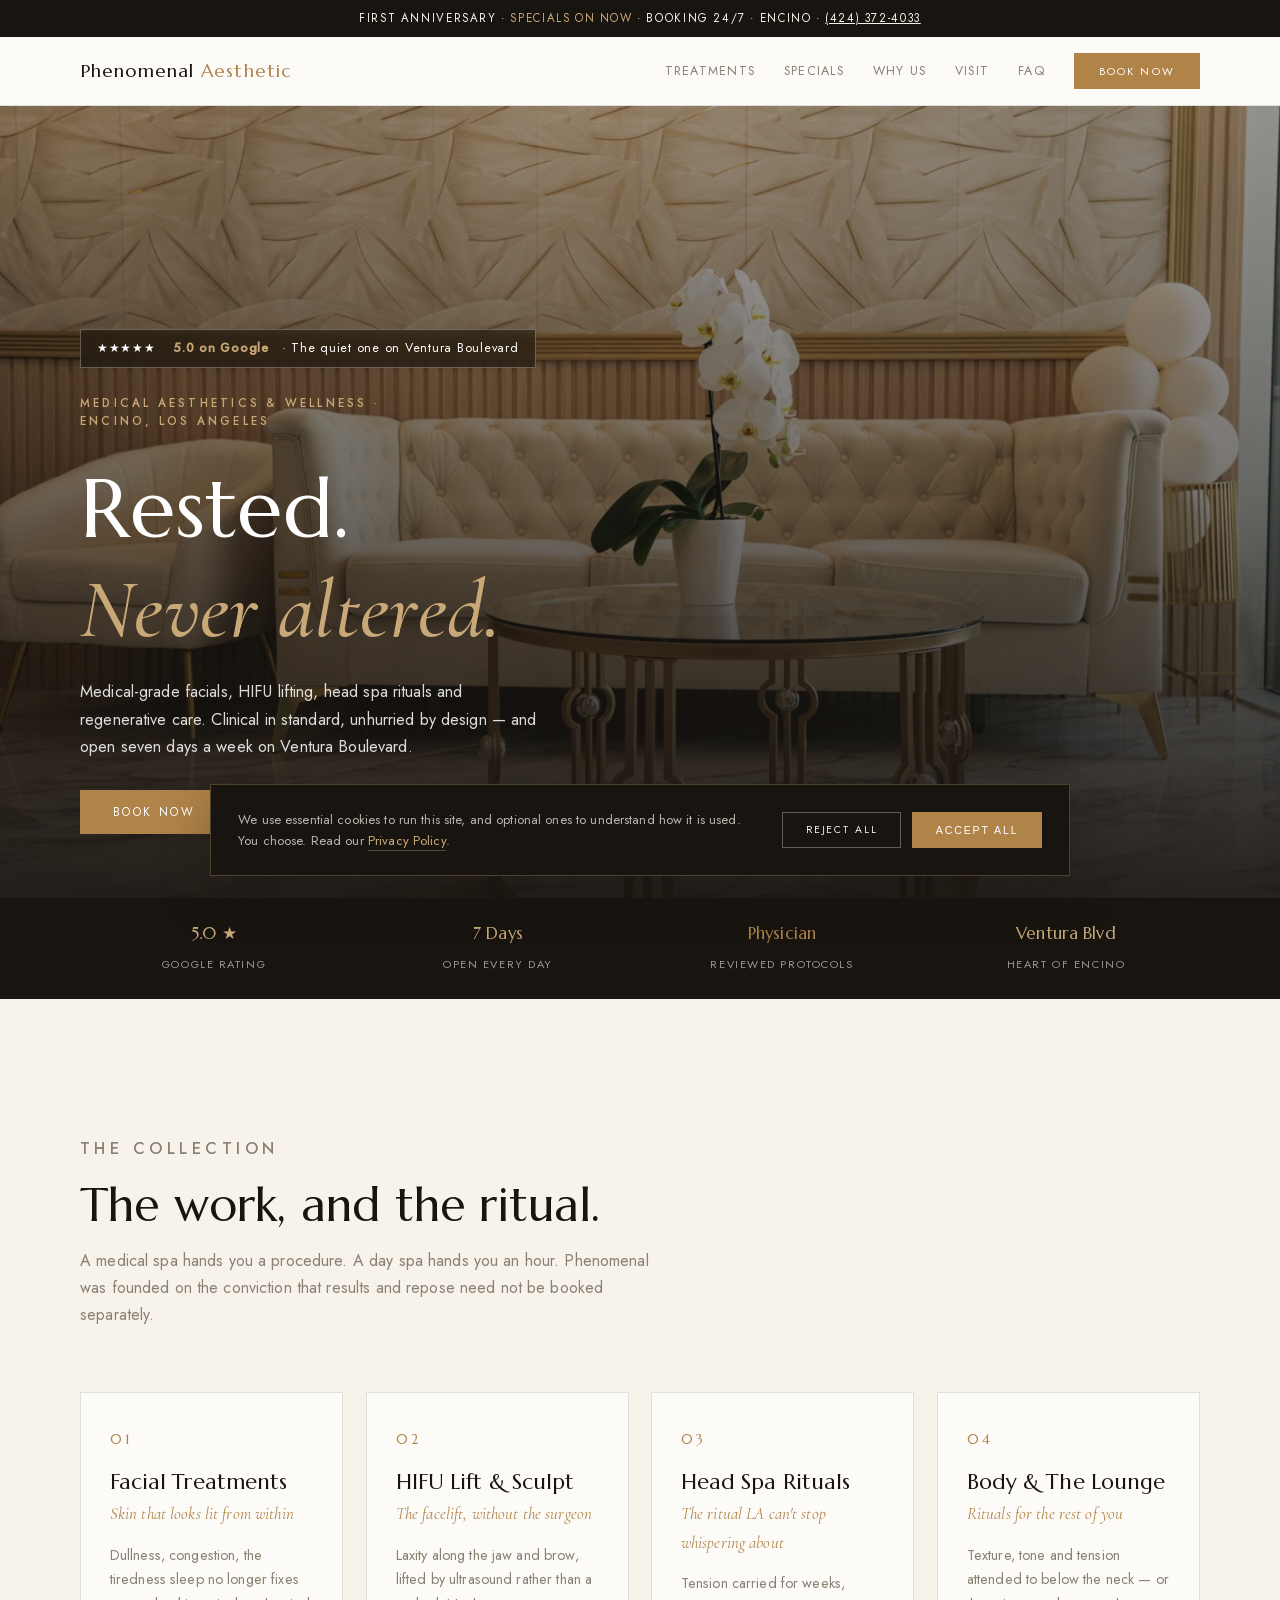
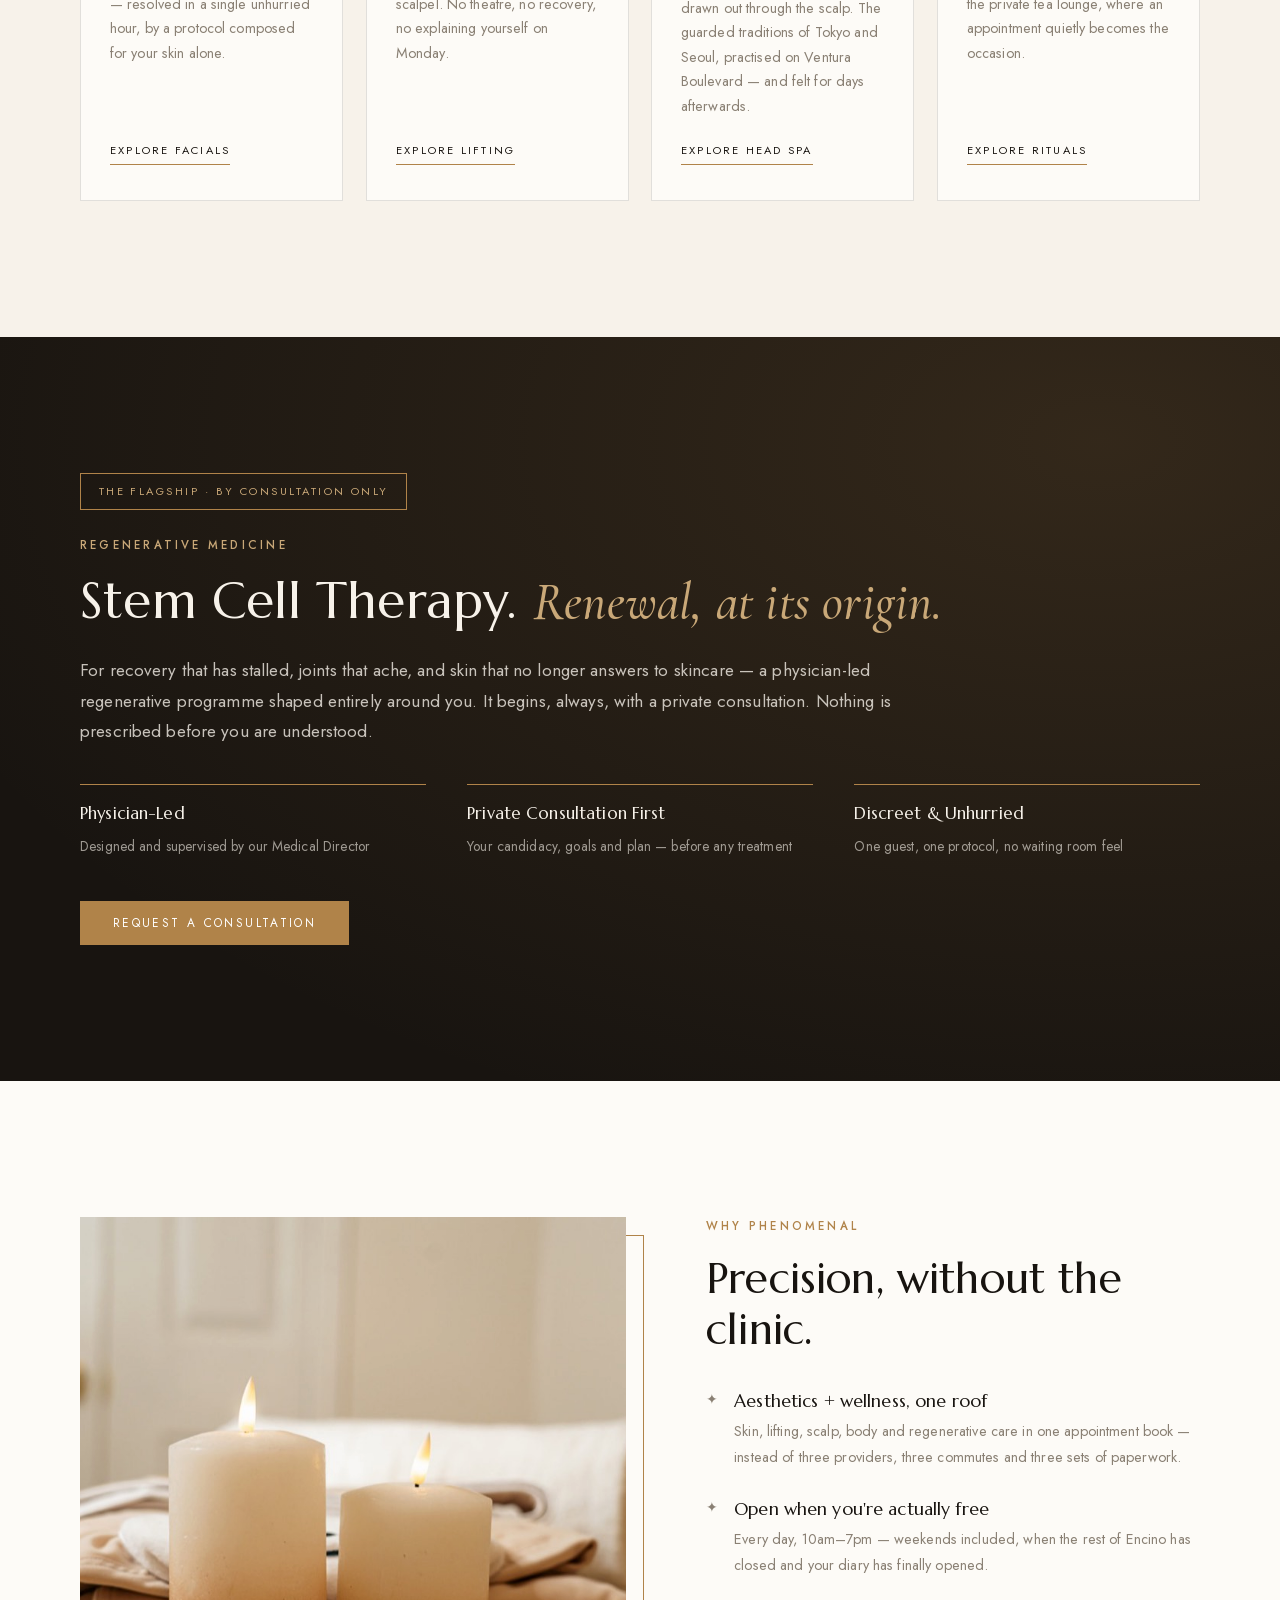
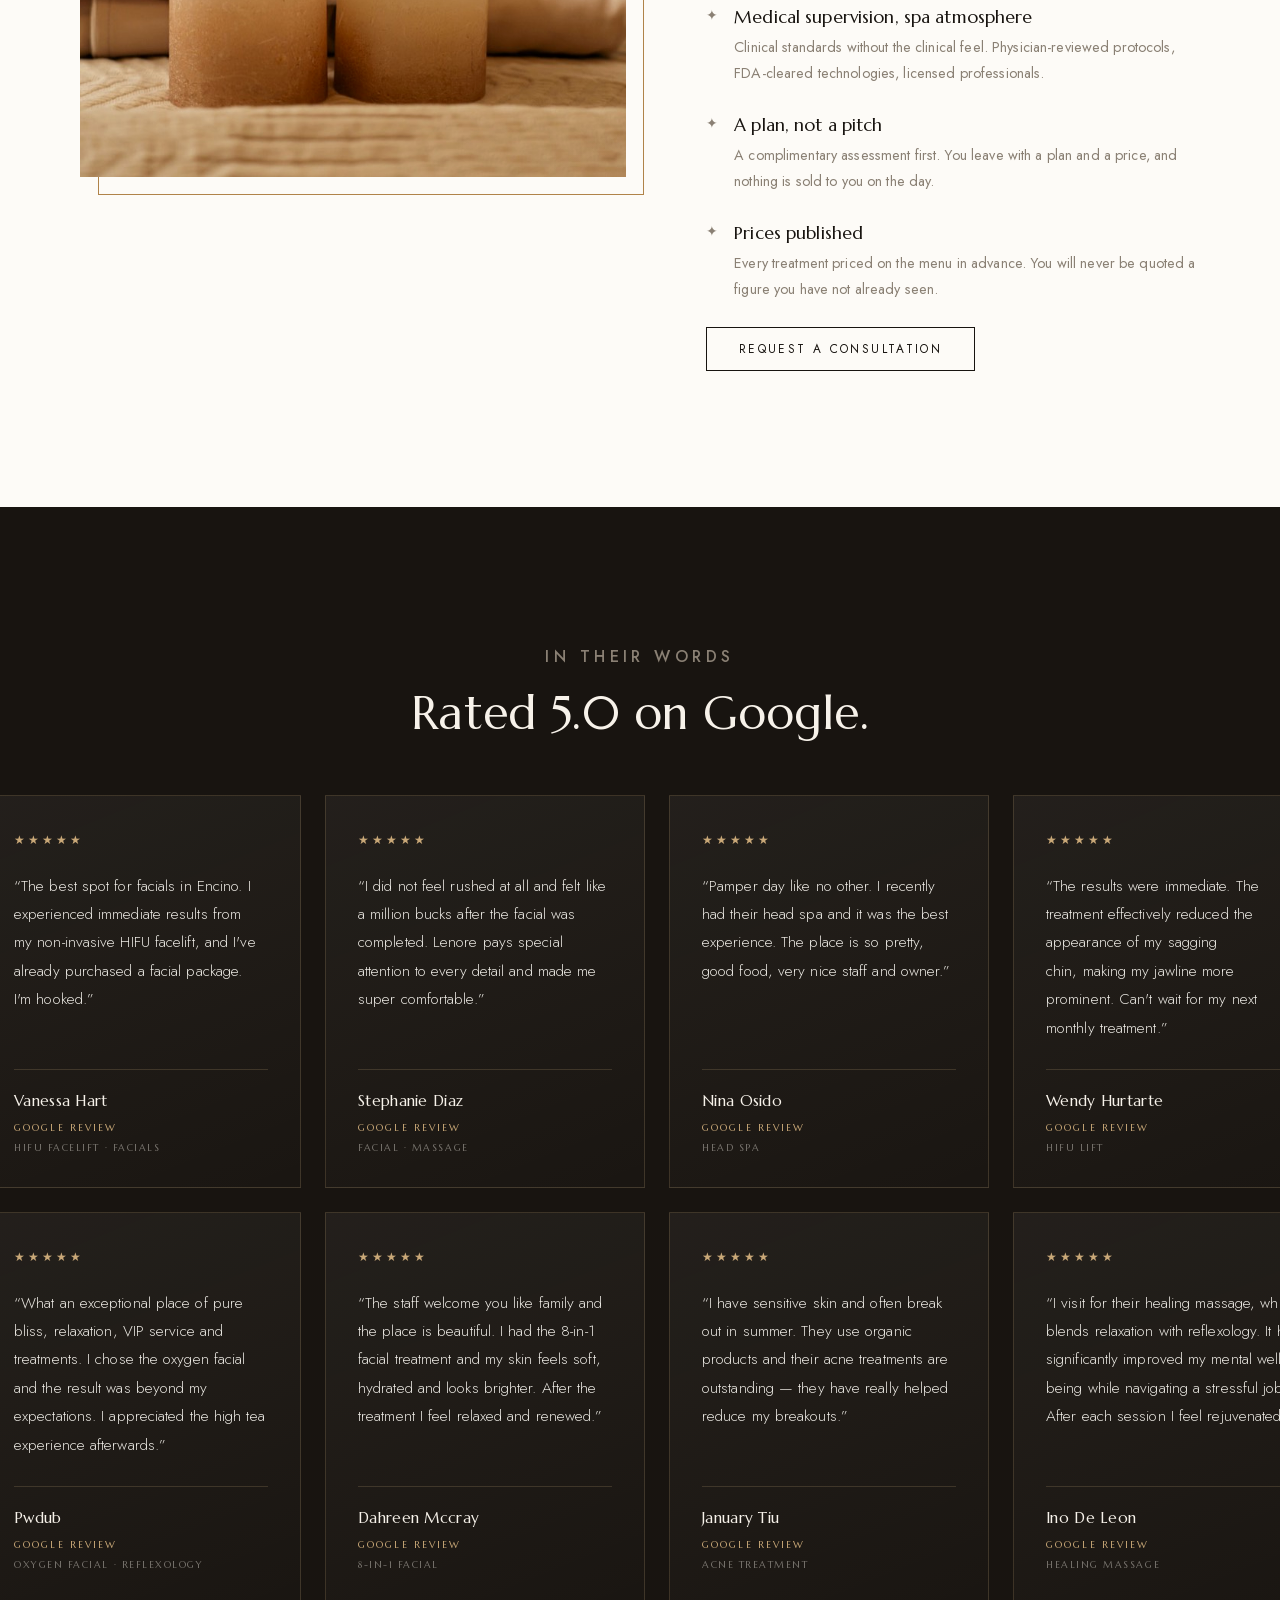
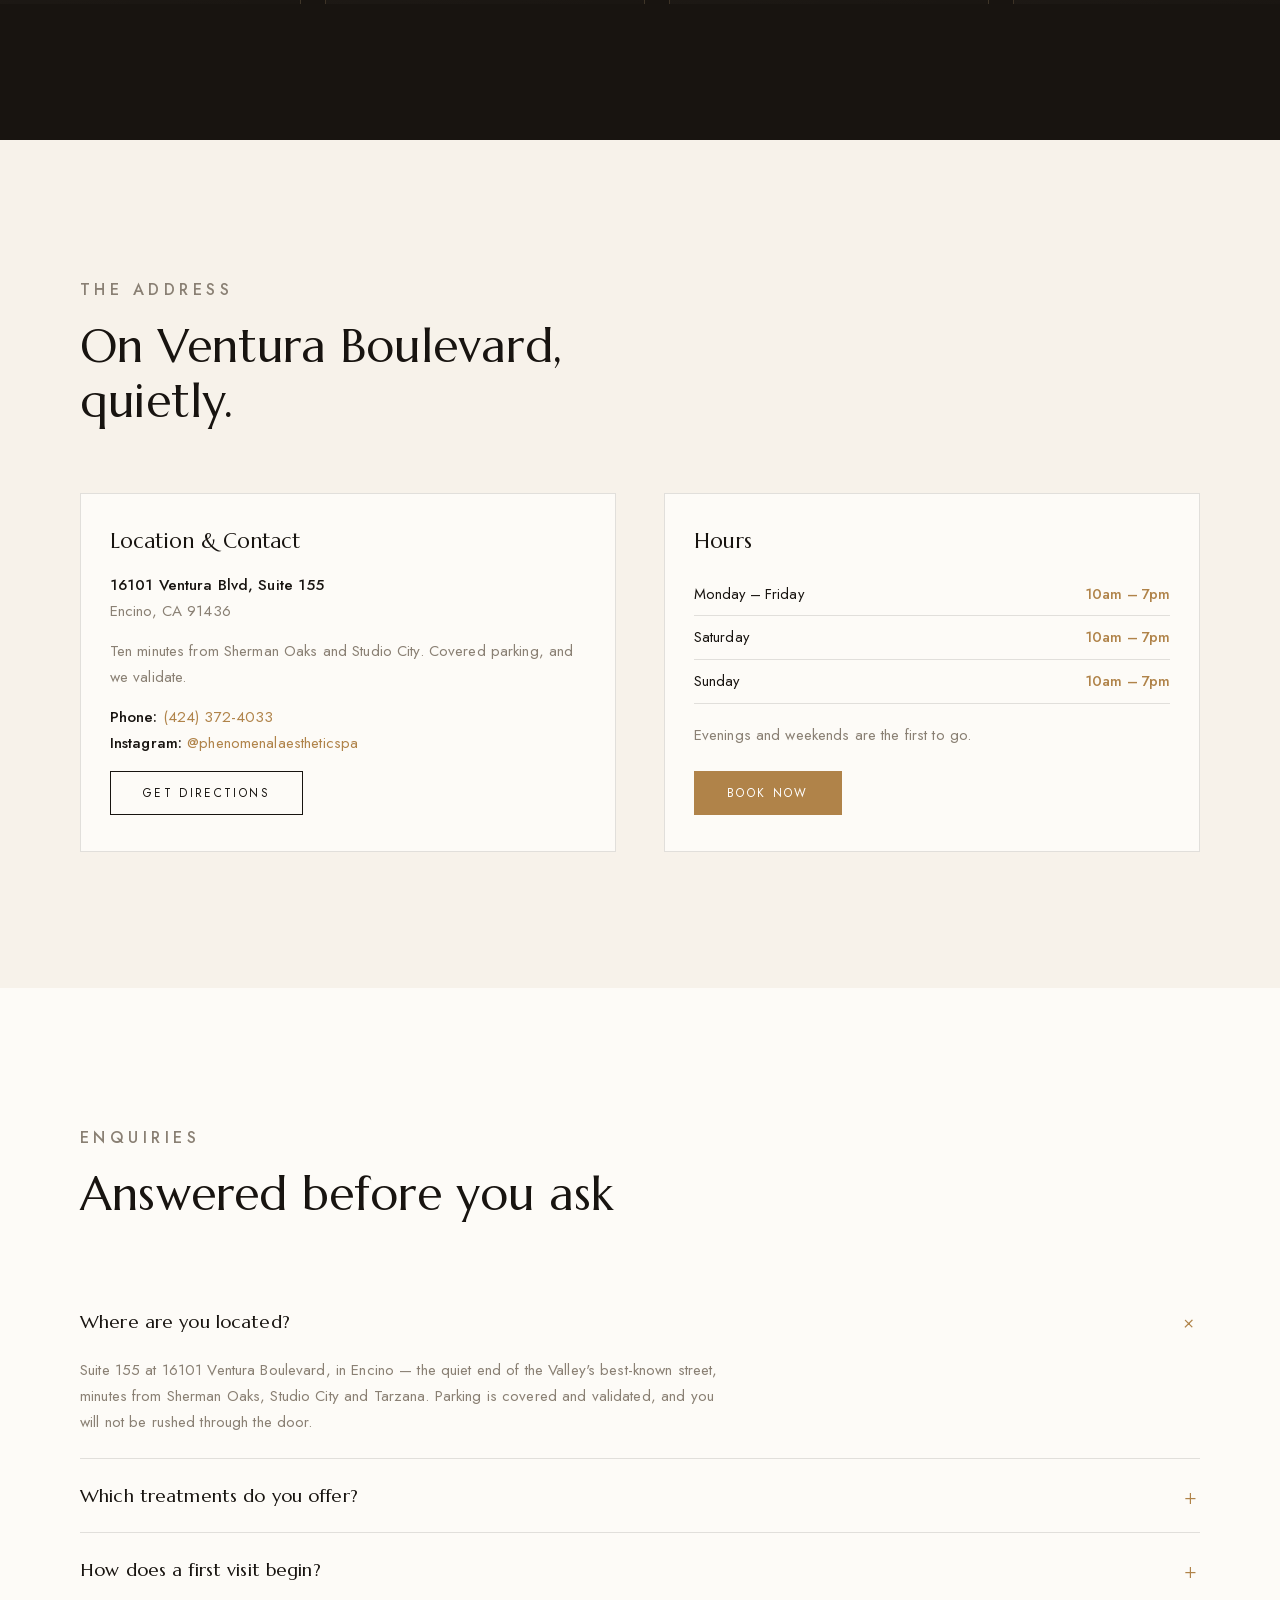
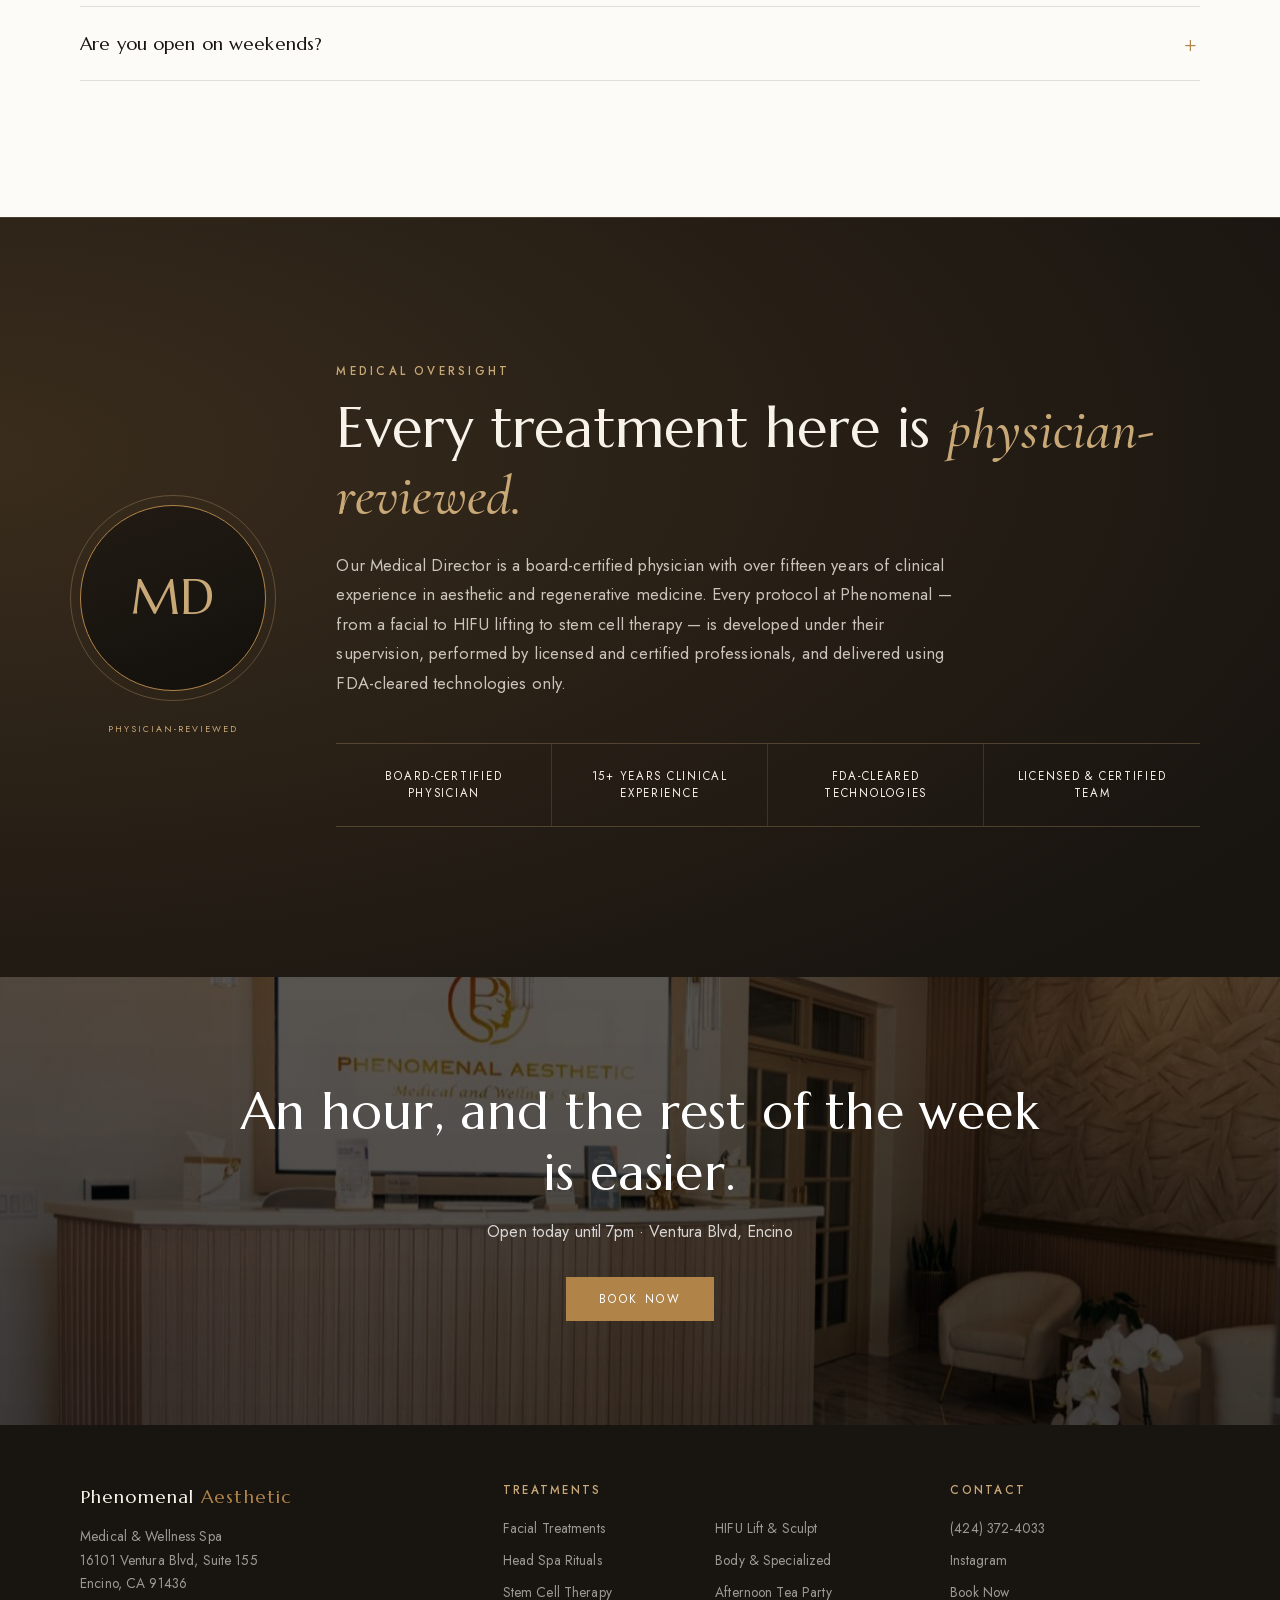
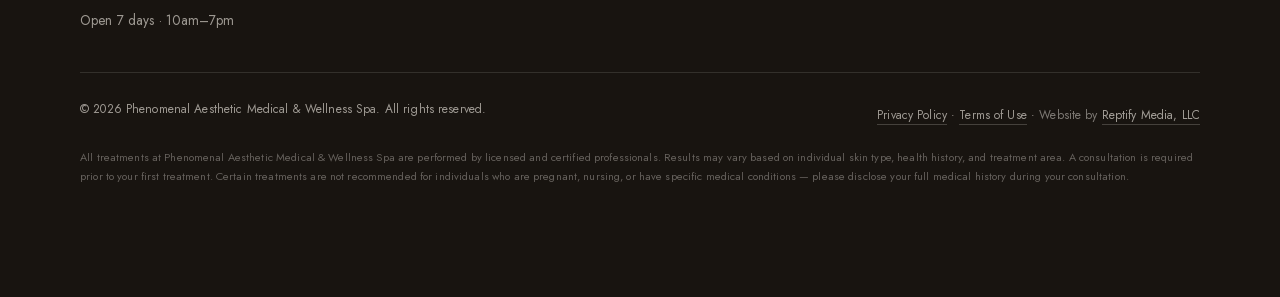
<file: index.html>
<!DOCTYPE html>
<html lang="en">
<head>
<meta charset="UTF-8">
<meta name="viewport" content="width=device-width, initial-scale=1.0">
<title>Med Spa in Encino, LA | Phenomenal Aesthetic &amp; Wellness</title>
<meta name="description" content="Encino medical spa rated 5.0 on Google. Hydrafacial, HIFU lifting, Japanese &amp; Korean head spa and stem cell therapy. Open 7 days, 10am–7pm.">
<meta property="og:type" content="website">
<meta property="og:site_name" content="Phenomenal Aesthetic Medical &amp; Wellness Spa">
<meta property="og:title" content="Med Spa in Encino, LA | Phenomenal Aesthetic &amp; Wellness">
<meta property="og:description" content="Encino medical spa rated 5.0 on Google. Hydrafacial, HIFU lifting, Japanese &amp; Korean head spa and stem cell therapy. Open 7 days, 10am–7pm.">
<meta property="og:url" content="https://phenomenalaestheticspa.com/">
<meta property="og:image" content="https://phenomenalaestheticspa.com/wp-content/uploads/2026/02/DSC08669-2048x1365.jpg">
<meta name="twitter:card" content="summary_large_image">
<meta name="robots" content="noindex,nofollow"><!-- DEMO: set to index,follow at launch -->
<link rel="canonical" href="https://phenomenalaestheticspa.com/">
<style>@font-face{font-family:'Marcellus';src:url('fonts/marcellus-400.woff2') format('woff2');font-weight:400;font-style:normal;font-display:block}@font-face{font-family:'Cormorant Garamond';src:url('fonts/cormorant-italic.woff2') format('woff2');font-weight:400 500;font-style:italic;font-display:block}@font-face{font-family:'Jost';src:url('fonts/jost.woff2') format('woff2');font-weight:300 500;font-style:normal;font-display:block}:root{--ink:#181410;--espresso:#241d16;--gold:#b08349;--gold-soft:#c9a878;--ivory:#f7f2ea;--porcelain:#fdfbf7;--stone:#8a8074;--line:rgba(24,20,16,.12);--serif:'Marcellus',Georgia,'Times New Roman',serif;--accent:'Cormorant Garamond',Georgia,serif;--sans:'Jost','Helvetica Neue',Helvetica,Arial,sans-serif;}*{margin:0;padding:0;box-sizing:border-box;-webkit-tap-highlight-color:transparent}html{scroll-behavior:smooth;background:#181410;overscroll-behavior-y:none}body{font-family:var(--sans);color:var(--ink);background:var(--porcelain) !important;line-height:1.7;font-weight:400;letter-spacing:.008em;-webkit-font-smoothing:antialiased;text-rendering:optimizeLegibility}img{max-width:100%;height:auto;display:block}a{color:inherit;text-decoration:none}h1,h2,h3{font-family:var(--serif);font-weight:400;line-height:1.18;letter-spacing:.004em}.wrap{width:min(1120px,92%);margin:0 auto}.eyebrow{font-size:.72rem;letter-spacing:.28em;text-transform:uppercase;color:var(--gold);margin-bottom:1rem;font-weight:500}.btn{display:inline-block;padding:.95rem 2rem;font-size:.74rem;letter-spacing:.2em;text-transform:uppercase;font-weight:400;text-align:center;line-height:1;transition:background .4s ease,color .4s ease,border-color .4s ease,transform .4s ease,box-shadow .4s ease}.btn-gold{background:var(--gold);color:#fff;border:1px solid var(--gold)}.btn-gold:hover{background:#9a7040;border-color:#9a7040}.btn-ghost{border:1px solid rgba(255,255,255,.5);color:#fff}.btn-ghost:hover{background:rgba(255,255,255,.12)}.btn-dark{border:1px solid var(--ink);color:var(--ink)}.btn-dark:hover{background:var(--ink);color:var(--ivory)}.announce{background:var(--ink);color:var(--ivory);text-align:center;font-size:.72rem;letter-spacing:.14em;text-transform:uppercase;padding:.55rem 1rem}.announce span{color:var(--gold-soft)}nav{position:relative;z-index:50;background:var(--porcelain);border-bottom:1px solid var(--line)}.nav-in{display:flex;align-items:center;justify-content:space-between;padding:1rem 0}.logo{font-family:var(--serif);font-size:1.15rem;letter-spacing:.06em}.logo em{font-style:normal;color:var(--gold)}.nav-links{display:flex;align-items:center;gap:1.8rem;font-size:.78rem;letter-spacing:.1em;text-transform:uppercase;color:var(--stone)}.nav-links a:hover{color:var(--ink)}.nav-cta{background:var(--gold);color:#fff;border:1px solid var(--gold);padding:.72rem 1.5rem;font-size:.68rem;letter-spacing:.2em;text-transform:uppercase;font-weight:400;line-height:1}.nav-links .nav-cta{color:#fff}@media(max-width:820px){.nav-links a:not(.nav-cta){display:none}}.hero{position:relative;min-height:88svh;display:flex;align-items:flex-end;color:#fff;isolation:isolate;overflow:hidden}.hero::before{content:"";position:absolute;inset:0;background:#241d16 url('images/hero-lounge.jpg') center 30%/cover no-repeat;z-index:-2}.hero::after{content:"";position:absolute;inset:0;background:linear-gradient(180deg,rgba(36,29,22,.44) 0%,rgba(28,22,17,.6) 50%,rgba(24,20,16,.93) 100%);z-index:-1}@media(max-width:820px){.hero::before{background-image:url('images/hero-lounge-sm.jpg')}}.hero-in{padding:4.5rem 0 4rem}.hero .eyebrow{color:var(--gold-soft)}.hero h1{font-size:clamp(2.6rem,8vw,5.2rem);max-width:14ch;margin-bottom:1.2rem}.hero h1 em{font-family:var(--accent);font-style:italic;font-weight:500;color:var(--gold-soft)}.hero p{max-width:46ch;font-size:1.02rem;color:rgba(255,255,255,.85);margin-bottom:1.8rem}.proof-badge{display:inline-flex;align-items:center;gap:.5rem;background:rgba(24,20,16,.55);border:1px solid rgba(255,255,255,.28);backdrop-filter:blur(6px);padding:.5rem 1rem;font-size:.78rem;letter-spacing:.06em;margin-bottom:1.6rem;flex-wrap:wrap;justify-content:center}@media(max-width:640px){.proof-badge .badge-tail{display:none}}.proof-badge b{color:var(--gold-soft);font-weight:600}.hero-ctas{display:flex;gap:.9rem;flex-wrap:wrap}@media(max-width:640px){.hero-ctas{flex-direction:column}.hero-ctas .btn{width:100%}}.strip{background:var(--ink);color:var(--ivory)}.strip-in{display:grid;grid-template-columns:repeat(4,1fr);text-align:center;padding:1.4rem 0;gap:1rem}.strip b{display:block;font-family:var(--serif);font-size:1.05rem;color:var(--gold-soft);font-weight:400}.strip .strip-lead b{color:var(--gold)}.strip span{font-size:.7rem;letter-spacing:.14em;text-transform:uppercase;color:rgba(247,242,234,.6)}@media(max-width:720px){.strip-in{grid-template-columns:repeat(2,1fr);gap:1.4rem 1rem}}section{padding:8.5rem 0}.sec-head{max-width:58ch;margin-bottom:4rem}.sec-head h2{font-size:clamp(1.9rem,4.5vw,2.9rem);margin-bottom:.9rem}.sec-head p{color:var(--stone);font-size:1rem}.page-hero{background:var(--ink) !important;color:var(--ivory);padding:6.5rem 0 5rem;height:420px;display:flex;align-items:flex-start;overflow:hidden}.page-hero h1{margin-top:0}.page-hero .eyebrow{margin-bottom:1.1rem}.page-hero .eyebrow{color:var(--gold-soft)}.page-hero h1{font-family:var(--serif);font-size:clamp(2.1rem,5vw,3.3rem);font-weight:400;max-width:22ch}.page-hero p.lead{color:rgba(247,242,234,.7);max-width:52ch;margin-top:1.1rem;font-size:.98rem}.nav-links a.active{color:var(--gold)}.nav-toggle{display:none;width:44px;height:44px;border:none;background:none;cursor:pointer;padding:0;position:relative;z-index:82;margin-right:-.5rem}.nav-toggle span{display:block;width:22px;height:1px;background:var(--ink);margin:0 auto;transition:transform .45s cubic-bezier(.25,.6,.3,1),opacity .3s ease,background .3s ease}.nav-toggle span:first-child{transform:translateY(-3px)}.nav-toggle span:last-child{transform:translateY(3px)}body.menu-open .nav-toggle span{background:var(--ivory)}body.menu-open .nav-toggle span:first-child{transform:translateY(.5px) rotate(45deg)}body.menu-open .nav-toggle span:last-child{transform:translateY(-.5px) rotate(-45deg)}@media(max-width:820px){.nav-toggle{display:block}nav .nav-links{position:fixed;inset:0;background:var(--ink);flex-direction:column;align-items:flex-start;justify-content:center;gap:0;padding:0 2rem;z-index:80;opacity:0;visibility:hidden;transition:opacity .5s cubic-bezier(.25,.6,.3,1),visibility .5s}body.menu-open nav .nav-links{opacity:1;visibility:visible}nav .nav-links a:not(.nav-cta){display:block;font-family:var(--serif);font-size:1.32rem;letter-spacing:.02em;text-transform:none;color:var(--ivory);padding:.62rem 0;width:100%;opacity:0;transform:translateY(14px);transition:opacity .5s cubic-bezier(.25,.6,.3,1),transform .5s cubic-bezier(.25,.6,.3,1),color .3s}body.menu-open nav .nav-links a:not(.nav-cta){opacity:1;transform:none}body.menu-open nav .nav-links a:nth-of-type(1){transition-delay:.1s}body.menu-open nav .nav-links a:nth-of-type(2){transition-delay:.16s}body.menu-open nav .nav-links a:nth-of-type(3){transition-delay:.22s}body.menu-open nav .nav-links a:nth-of-type(4){transition-delay:.28s}nav .nav-links a:not(.nav-cta):hover{color:var(--gold-soft)}nav .nav-links .nav-cta{display:none}nav .nav-links::after{content:"16101 Ventura Blvd, Suite 155 · Encino";position:absolute;bottom:6.5rem;left:2rem;right:2rem;font-size:.7rem;letter-spacing:.16em;text-transform:uppercase;color:rgba(247,242,234,.42);opacity:0;transition:opacity .5s ease .34s}body.menu-open nav .nav-links::after{opacity:1}body.menu-open{overflow:hidden}nav{background:var(--porcelain)}body.menu-open nav{background:transparent;border-bottom-color:transparent}body.menu-open .logo{color:var(--ivory);position:relative;z-index:82}.svc a,.menu-item a,.p-more{display:inline-block;padding:.62rem 0}footer li a{display:inline-block;padding:.34rem 0}.announce a{display:inline-block;padding:.3rem .2rem}.foot-legal-links a{display:inline-block;padding:.3rem 0}.visit-card a[href^="tel"],.visit-card a[href^="https://www.instagram"]{display:inline-block;padding:.25rem 0}}@media(prefers-reduced-motion:reduce){nav .nav-links,nav .nav-links a,.nav-toggle span{transition:none}}.page-hero .wrap{width:min(1120px,92%)}.page-hero p.lead{max-width:52ch}@media(max-width:820px){.page-hero{height:auto;min-height:300px;padding:3.4rem 0 3rem}}.reviews .sec-head{margin:0 auto 3.4rem;text-align:center}.reviews .sec-head h2{color:var(--ivory)}.review-rail{position:relative;overflow:hidden}.review-rail + .review-rail{margin-top:1.5rem}.review-track{display:flex;align-items:stretch;gap:1.5rem;width:max-content;will-change:transform}.review-track--a{animation:driftLeft 168s linear infinite}.review-track--b{animation:driftRight 196s linear infinite}.review-rail:hover .review-track,.review-rail:focus-within .review-track{animation-play-state:paused}@keyframes driftLeft{from{transform:translate3d(0,0,0)}to{transform:translate3d(-50%,0,0)}}@keyframes driftRight{from{transform:translate3d(-50%,0,0)}to{transform:translate3d(0,0,0)}}.review-card{flex:0 0 clamp(310px,25vw,368px);text-align:left;position:relative;border:1px solid rgba(201,168,120,.2);background:linear-gradient(158deg,rgba(247,242,234,.055),rgba(247,242,234,.012));padding:2.2rem 2rem 1.9rem;display:flex;flex-direction:column;transition:border-color .6s ease,background .6s ease}.review-card:hover{border-color:rgba(201,168,120,.46);background:linear-gradient(158deg,rgba(247,242,234,.08),rgba(247,242,234,.02))}.rc-stars{color:var(--gold-soft);letter-spacing:.26em;font-size:.72rem;margin-bottom:1.3rem}.review-card p{font-family:var(--sans);font-weight:300;font-size:.96rem;line-height:1.85;letter-spacing:.006em;color:rgba(250,247,241,.93);margin:0 0 1.7rem;flex:1;text-wrap:pretty}.rc-name{font-family:var(--serif);font-size:.95rem;color:var(--ivory);letter-spacing:.02em;padding-top:1.1rem;border-top:1px solid rgba(201,168,120,.2)}.rc-source{display:block;font-size:.6rem;letter-spacing:.22em;text-transform:uppercase;color:var(--gold-soft);margin-top:.4rem}.rc-treatment{display:block;font-size:.6rem;letter-spacing:.16em;text-transform:uppercase;color:rgba(247,242,234,.42);margin-top:.22rem}@media(max-width:860px){.review-rail{overflow-x:auto;scroll-snap-type:x mandatory;-webkit-overflow-scrolling:touch;scrollbar-width:none;padding-inline:1.1rem}.review-rail::-webkit-scrollbar{display:none}.review-track{animation:none !important;width:auto;gap:1rem}.review-card{flex:0 0 78vw;scroll-snap-align:center;padding:1.8rem 1.6rem 1.6rem}.review-card p{font-size:.98rem;line-height:1.8}.review-rail + .review-rail{margin-top:1rem}}@media(prefers-reduced-motion:reduce){.review-track{animation:none}.review-rail{overflow-x:auto;scroll-snap-type:x mandatory}.review-card{scroll-snap-align:start}}</style>
<script>document.documentElement.className+=' js'</script>
<link rel="preload" as="font" type="font/woff2" href="fonts/marcellus-400.woff2" crossorigin>
<link rel="preload" as="font" type="font/woff2" href="fonts/jost.woff2" crossorigin>
<link rel="preload" as="font" type="font/woff2" href="fonts/cormorant-italic.woff2" crossorigin>
<link rel="stylesheet" href="style.css?v=3015f65">
<link rel="preload" as="image" href="images/hero-lounge.jpg" fetchpriority="high" media="(min-width:821px)">
<link rel="preload" as="image" href="images/hero-lounge-sm.jpg" fetchpriority="high" media="(max-width:820px)">
<script type="application/ld+json">
{
  "@context": "https://schema.org",
  "@type": "MedicalSpa",
  "@id": "https://phenomenalaestheticspa.com/#business",
  "name": "Phenomenal Aesthetic Medical & Wellness Spa",
  "alternateName": "Phenomenal Aesthetic Spa",
  "slogan": "Rested. Never altered.",
  "description": "Physician-reviewed medical spa in Encino, Los Angeles offering medical-grade facials, HIFU non-surgical lifting, plasma pen tightening, Japanese and Korean head spa rituals, body treatments and stem cell therapy. Open seven days a week, 10am to 7pm, with every treatment price published in advance.",
  "url": "https://phenomenalaestheticspa.com/",
  "image": "https://phenomenalaestheticspa.com/images/reception.jpg",
  "telephone": "+14243724033",
  "email": "phenomenalskincare24@gmail.com",
  "priceRange": "$$$",
  "currenciesAccepted": "USD",
  "paymentAccepted": "Cash, Visa, Mastercard, American Express, Discover, Apple Pay",
  "address": {
    "@type": "PostalAddress",
    "streetAddress": "16101 Ventura Blvd, Suite 155",
    "addressLocality": "Encino",
    "addressRegion": "CA",
    "postalCode": "91436",
    "addressCountry": "US"
  },
  "geo": {
    "@type": "GeoCoordinates",
    "latitude": 34.1554,
    "longitude": -118.4844
  },
  "hasMap": "https://maps.google.com/?q=16101+Ventura+Blvd+Suite+155+Encino+CA+91436",
  "openingHoursSpecification": {
    "@type": "OpeningHoursSpecification",
    "dayOfWeek": [
      "Monday",
      "Tuesday",
      "Wednesday",
      "Thursday",
      "Friday",
      "Saturday",
      "Sunday"
    ],
    "opens": "10:00",
    "closes": "19:00"
  },
  "aggregateRating": {
    "@type": "AggregateRating",
    "ratingValue": "5.0",
    "reviewCount": "19",
    "bestRating": "5"
  },
  "areaServed": [
    "Encino",
    "Sherman Oaks",
    "Studio City",
    "Tarzana",
    "Woodland Hills",
    "Los Angeles",
    "San Fernando Valley"
  ],
  "medicalSpecialty": "DermatologicSurgery",
  "isAcceptingNewPatients": true,
  "sameAs": [
    "https://www.instagram.com/phenomenalaestheticspa/"
  ],
  "knowsAbout": [
    "Hydrafacial",
    "HIFU non-surgical facelift",
    "Plasma pen skin tightening",
    "Dermaplaning",
    "Chemical peel",
    "Microdermabrasion",
    "Japanese head spa",
    "Korean head spa",
    "Wood therapy",
    "Stem cell therapy",
    "Medical-grade facials",
    "Oxygen facial",
    "Gua sha facial"
  ],
  "availableService": [
    {
      "@type": "MedicalTherapy",
      "name": "Hydrafacial Treatment"
    },
    {
      "@type": "MedicalTherapy",
      "name": "HIFU Non-Surgical Facelift"
    },
    {
      "@type": "MedicalTherapy",
      "name": "Plasma Pen Skin Tightening"
    },
    {
      "@type": "MedicalTherapy",
      "name": "Dermaplaning"
    },
    {
      "@type": "MedicalTherapy",
      "name": "Chemical Peel"
    },
    {
      "@type": "MedicalTherapy",
      "name": "Microdermabrasion"
    },
    {
      "@type": "MedicalTherapy",
      "name": "Japanese Head Spa"
    },
    {
      "@type": "MedicalTherapy",
      "name": "Korean Head Spa"
    },
    {
      "@type": "MedicalTherapy",
      "name": "Wood Therapy Body Sculpting"
    },
    {
      "@type": "MedicalTherapy",
      "name": "Stem Cell Therapy"
    }
  ],
  "hasOfferCatalog": {
    "@type": "OfferCatalog",
    "name": "Treatments",
    "itemListElement": [
      {
        "@type": "Offer",
        "name": "Facial Treatments",
        "priceCurrency": "USD",
        "price": "130",
        "description": "Medical-grade facials from $130"
      },
      {
        "@type": "Offer",
        "name": "HIFU Lift & Sculpt",
        "priceCurrency": "USD",
        "price": "350",
        "description": "Non-surgical lifting from $350"
      },
      {
        "@type": "Offer",
        "name": "Head Spa Rituals",
        "priceCurrency": "USD",
        "price": "120",
        "description": "Japanese and Korean head spa from $120"
      },
      {
        "@type": "Offer",
        "name": "Body Treatments",
        "priceCurrency": "USD",
        "price": "80",
        "description": "Body rituals from $80"
      }
    ]
  },
  "review": [
    {
      "@type": "Review",
      "author": {
        "@type": "Person",
        "name": "Vanessa Hart"
      },
      "reviewRating": {
        "@type": "Rating",
        "ratingValue": "5",
        "bestRating": "5"
      },
      "reviewBody": "The best spot for facials in Encino. I experienced immediate results from my non-invasive HIFU facelift, and I've already purchased a facial package."
    },
    {
      "@type": "Review",
      "author": {
        "@type": "Person",
        "name": "Stephanie Diaz"
      },
      "reviewRating": {
        "@type": "Rating",
        "ratingValue": "5",
        "bestRating": "5"
      },
      "reviewBody": "I did not feel rushed at all and felt like a million bucks after the facial was completed. Lenore pays special attention to every detail."
    },
    {
      "@type": "Review",
      "author": {
        "@type": "Person",
        "name": "Wendy Hurtarte"
      },
      "reviewRating": {
        "@type": "Rating",
        "ratingValue": "5",
        "bestRating": "5"
      },
      "reviewBody": "The results were immediate. The treatment effectively reduced the appearance of my sagging chin, making my jawline more prominent."
    },
    {
      "@type": "Review",
      "author": {
        "@type": "Person",
        "name": "Eric Sharpe"
      },
      "reviewRating": {
        "@type": "Rating",
        "ratingValue": "5",
        "bestRating": "5"
      },
      "reviewBody": "After struggling with ingrown hairs, I've found the best facial treatment in Encino. Dermaplaning revealed fresh skin instantly with no downtime."
    },
    {
      "@type": "Review",
      "author": {
        "@type": "Person",
        "name": "Nina Osido"
      },
      "reviewRating": {
        "@type": "Rating",
        "ratingValue": "5",
        "bestRating": "5"
      },
      "reviewBody": "I recently had their head spa and it was the best experience. The place is so pretty, good food, very nice staff and owner."
    },
    {
      "@type": "Review",
      "author": {
        "@type": "Person",
        "name": "Phyllis Oreck"
      },
      "reviewRating": {
        "@type": "Rating",
        "ratingValue": "5",
        "bestRating": "5"
      },
      "reviewBody": "After a hydrofacial and microcurrent treatment, my skin feels tighter and the fine lines have diminished."
    }
  ]
}
</script>
<script type="application/ld+json">
{
  "@context": "https://schema.org",
  "@type": "FAQPage",
  "mainEntity": [
    {
      "@type": "Question",
      "name": "Where are you located?",
      "acceptedAnswer": {
        "@type": "Answer",
        "text": "Suite 155 at 16101 Ventura Boulevard, in Encino — the quiet end of the Valley's best-known street, minutes from Sherman Oaks, Studio City and Tarzana. Parking is covered and validated, and you will not be rushed through the door."
      }
    },
    {
      "@type": "Question",
      "name": "Which treatments do you offer?",
      "acceptedAnswer": {
        "@type": "Answer",
        "text": "Medical-grade facials — Hydrafacial, dermaplaning, oxygen and cold-infusion protocols — alongside HIFU non-surgical lifting, plasma pen tightening, Japanese and Korean head spa rituals, body and sculpting therapies, physician-led stem cell therapy, and a private Afternoon Tea lounge. Aesthetics and wellness, under one roof."
      }
    },
    {
      "@type": "Question",
      "name": "How does a first visit begin?",
      "acceptedAnswer": {
        "@type": "Answer",
        "text": "With a conversation, not a procedure. Your first visit opens with a complimentary assessment of your skin, your goals and the pace that suits your life — after which you receive a considered plan. You are welcome to begin the same day, or to take the plan home and think on it."
      }
    },
    {
      "@type": "Question",
      "name": "Are you open on weekends?",
      "acceptedAnswer": {
        "@type": "Answer",
        "text": "Every day of the week, ten until seven — Saturday and Sunday included. Most of Encino closes when your schedule finally opens; we don't."
      }
    }
  ]
}
</script>
</head>
<body>

<div class="announce"><a href="specials.html">First Anniversary · <span>Specials on now</span></a> · Booking 24/7 · Encino · <a href="tel:+14243724033" style="text-decoration:underline">(424) 372-4033</a></div>

<nav>
  <div class="wrap nav-in">
    <a class="logo" href="index.html">Phenomenal <em>Aesthetic</em></a>
    <div class="nav-links" id="navMenu">
      <a href="treatments.html">Treatments</a>
      <a href="specials.html">Specials</a>
      <a href="why-us.html">Why Us</a>
      <a href="visit.html">Visit</a>
      <a href="faq.html">FAQ</a>
      <a class="nav-cta" href="treatments.html">Book Now</a>
    </div>
      <button class="nav-toggle" type="button" aria-label="Open menu" aria-expanded="false" aria-controls="navMenu">
        <span></span><span></span>
      </button>
  </div>
</nav>

<header class="hero">
  <div class="wrap hero-in">
    <div class="proof-badge">★★★★★ &nbsp;<b>5.0 on Google</b><span class="badge-tail">&nbsp;· The quiet one on Ventura Boulevard</span></div>
    <p class="eyebrow">Medical Aesthetics &amp; Wellness · Encino, Los Angeles</p>
    <h1>Rested.<br><em>Never altered.</em></h1>
    <p>Medical-grade facials, HIFU lifting, head spa rituals and regenerative care. Clinical in standard, unhurried by design — and open seven days a week on Ventura Boulevard.</p>
    <div class="hero-ctas">
      <a class="btn btn-gold" href="treatments.html">Book Now</a>
      <a class="btn btn-ghost" href="tel:+14243724033">Call (424) 372-4033</a>
    </div>
  </div>
</header>

<div class="strip">
  <div class="wrap strip-in">
    <div><b>5.0 &starf;</b><span>Google Rating</span></div>
    <div><b>7 Days</b><span>Open Every Day</span></div>
    <div class="strip-lead"><b>Physician</b><span>Reviewed Protocols</span></div>
    <div><b>Ventura Blvd</b><span>Heart of Encino</span></div>
  </div>
</div>

<section class="services" id="services">
  <div class="wrap">
    <div class="sec-head rv">
      <p class="eyebrow">The Collection</p>
      <h2>The work, and the ritual.</h2>
      <p>A medical spa hands you a procedure. A day spa hands you an hour. Phenomenal was founded on the conviction that results and repose need not be booked separately.</p>
    </div>
    <div class="svc-grid svc-stage" id="svcStage">
      <div class="svc-panel" id="svcPanel" aria-live="polite"></div>
      <div class="svc rv" data-key="facials">
        <div class="num">01</div>
        <h3>Facial Treatments</h3>
        <p class="outcome">Skin that looks lit from within</p>
        <p>Dullness, congestion, the tiredness sleep no longer fixes — resolved in a single unhurried hour, by a protocol composed for your skin alone.</p>
        <a href="treatments.html#facials" class="svc-open" data-key="facials">Explore Facials</a>
      </div>
      <div class="svc rv" data-key="lift">
        <div class="num">02</div>
        <h3>HIFU Lift &amp; Sculpt</h3>
        <p class="outcome">The facelift, without the surgeon</p>
        <p>Laxity along the jaw and brow, lifted by ultrasound rather than a scalpel. No theatre, no recovery, no explaining yourself on Monday.</p>
        <a href="treatments.html#lift" class="svc-open" data-key="lift">Explore Lifting</a>
      </div>
      <div class="svc rv" data-key="headspa">
        <div class="num">03</div>
        <h3>Head Spa Rituals</h3>
        <p class="outcome">The ritual LA can't stop whispering about</p>
        <p>Tension carried for weeks, drawn out through the scalp. The guarded traditions of Tokyo and Seoul, practised on Ventura Boulevard — and felt for days afterwards.</p>
        <a href="treatments.html#headspa" class="svc-open" data-key="headspa">Explore Head Spa</a>
      </div>
      <div class="svc rv" data-key="body">
        <div class="num">04</div>
        <h3>Body &amp; The Lounge</h3>
        <p class="outcome">Rituals for the rest of you</p>
        <p>Texture, tone and tension attended to below the neck — or the private tea lounge, where an appointment quietly becomes the occasion.</p>
        <a href="treatments.html#body" class="svc-open" data-key="body">Explore Rituals</a>
      </div>
    </div>
  </div>
</section>

<section class="flagship" id="stemcell">
  <div class="wrap rv">
    <span class="fl-tag">The Flagship &middot; By Consultation Only</span>
    <p class="eyebrow">Regenerative Medicine</p>
    <h2>Stem Cell Therapy. <em>Renewal, at its origin.</em></h2>
    <p class="fl-lead">For recovery that has stalled, joints that ache, and skin that no longer answers to skincare — a physician-led regenerative programme shaped entirely around you. It begins, always, with a private consultation. Nothing is prescribed before you are understood.</p>
    <div class="fl-points">
      <div><b>Physician-Led</b><span>Designed and supervised by our Medical Director</span></div>
      <div><b>Private Consultation First</b><span>Your candidacy, goals and plan — before any treatment</span></div>
      <div><b>Discreet &amp; Unhurried</b><span>One guest, one protocol, no waiting room feel</span></div>
    </div>
    <a class="btn btn-gold" href="tel:+14243724033">Request a Consultation</a>
  </div>
</section>

<section id="why" class="why-sec">
  <div class="wrap why-grid">
    <div class="why-img rv">
      <img width="1100" height="733" src="images/treatment-room.jpg" alt="Treatment room at Phenomenal Aesthetic Medical &amp; Wellness Spa, 16101 Ventura Blvd, Encino" loading="lazy">
    </div>
    <div class="why rv">
      <p class="eyebrow">Why Phenomenal</p>
      <h2 style="font-size:clamp(1.9rem,4.5vw,2.7rem);margin-bottom:2rem">Precision, without the clinic.</h2>
      <ul>
        <li><span class="tick">✦</span><div><b>Aesthetics + wellness, one roof</b><span>Skin, lifting, scalp, body and regenerative care in one appointment book — instead of three providers, three commutes and three sets of paperwork.</span></div></li>
        <li><span class="tick">✦</span><div><b>Open when you're actually free</b><span>Every day, 10am–7pm — weekends included, when the rest of Encino has closed and your diary has finally opened.</span></div></li>
        <li><span class="tick">✦</span><div><b>Medical supervision, spa atmosphere</b><span>Clinical standards without the clinical feel. Physician-reviewed protocols, FDA-cleared technologies, licensed professionals.</span></div></li>
        <li><span class="tick">✦</span><div><b>A plan, not a pitch</b><span>A complimentary assessment first. You leave with a plan and a price, and nothing is sold to you on the day.</span></div></li>
        <li><span class="tick">✦</span><div><b>Prices published</b><span>Every treatment priced on the menu in advance. You will never be quoted a figure you have not already seen.</span></div></li>
      </ul>
      <a class="btn btn-dark" href="treatments.html">Request a Consultation</a>
    </div>
  </div>
</section>

<section class="reviews">
  <div class="wrap rv in">
    <div class="sec-head">
      <p class="eyebrow">In Their Words</p>
      <h2>Rated 5.0 on Google.</h2>
    </div>
  </div>
    <div class="review-rail">
    <div class="review-track review-track--a">
        <div class="review-card">
          <div class="rc-stars">★★★★★</div>
          <p>&ldquo;The best spot for facials in Encino. I experienced immediate results from my non-invasive HIFU facelift, and I've already purchased a facial package. I'm hooked.&rdquo;</p>
          <span class="rc-name">Vanessa Hart<span class="rc-source">Google Review</span><span class="rc-treatment">HIFU Facelift &middot; Facials</span></span>
        </div>
        <div class="review-card">
          <div class="rc-stars">★★★★★</div>
          <p>&ldquo;I did not feel rushed at all and felt like a million bucks after the facial was completed. Lenore pays special attention to every detail and made me super comfortable.&rdquo;</p>
          <span class="rc-name">Stephanie Diaz<span class="rc-source">Google Review</span><span class="rc-treatment">Facial &middot; Massage</span></span>
        </div>
        <div class="review-card">
          <div class="rc-stars">★★★★★</div>
          <p>&ldquo;Pamper day like no other. I recently had their head spa and it was the best experience. The place is so pretty, good food, very nice staff and owner.&rdquo;</p>
          <span class="rc-name">Nina Osido<span class="rc-source">Google Review</span><span class="rc-treatment">Head Spa</span></span>
        </div>
        <div class="review-card">
          <div class="rc-stars">★★★★★</div>
          <p>&ldquo;The results were immediate. The treatment effectively reduced the appearance of my sagging chin, making my jawline more prominent. Can't wait for my next monthly treatment.&rdquo;</p>
          <span class="rc-name">Wendy Hurtarte<span class="rc-source">Google Review</span><span class="rc-treatment">HIFU Lift</span></span>
        </div>
        <div class="review-card">
          <div class="rc-stars">★★★★★</div>
          <p>&ldquo;After struggling with ingrown hairs, I've found the best facial treatment in Encino. Dermaplaning revealed fresh skin instantly with no downtime. I've decided to make this my monthly routine.&rdquo;</p>
          <span class="rc-name">Eric Sharpe<span class="rc-source">Google Review</span><span class="rc-treatment">Dermaplaning</span></span>
        </div>
        <div class="review-card">
          <div class="rc-stars">★★★★★</div>
          <p>&ldquo;After a hydrofacial and microcurrent treatment, my skin feels tighter and the fine lines have diminished. Now I make it my go-to place every month.&rdquo;</p>
          <span class="rc-name">Phyllis Oreck<span class="rc-source">Google Review</span><span class="rc-treatment">Hydrafacial &middot; Microcurrent</span></span>
        </div>
        <div class="review-card">
          <div class="rc-stars">★★★★★</div>
          <p>&ldquo;A non-invasive facelift that enhances the jawline and contours without any downtime, and the results are visible immediately. Parking is easy. Validation is provided.&rdquo;</p>
          <span class="rc-name">Jigz Narciso<span class="rc-source">Google Review</span><span class="rc-treatment">HIFU Facial</span></span>
        </div>
        <div class="review-card">
          <div class="rc-stars">★★★★★</div>
          <p>&ldquo;The results were immediate: my face had a noticeable glow, and the puffiness under my eyes decreased as it helped flush out toxins. This will be my preferred facial from now on.&rdquo;</p>
          <span class="rc-name">Jerome Marcos<span class="rc-source">Google Review</span><span class="rc-treatment">Lymphatic Facial</span></span>
        </div>
        <div class="review-card">
          <div class="rc-stars">★★★★★</div>
          <p>&ldquo;I bought a package of treatments, and after just the first session I can already see results — my skin feels tighter and smoother. I highly recommend it.&rdquo;</p>
          <span class="rc-name">Abigail Tamisin<span class="rc-source">Google Review</span><span class="rc-treatment">Micro-needling</span></span>
        </div>
    </div>
  </div>
  <div class="review-rail">
    <div class="review-track review-track--b">
        <div class="review-card">
          <div class="rc-stars">★★★★★</div>
          <p>&ldquo;What an exceptional place of pure bliss, relaxation, VIP service and treatments. I chose the oxygen facial and the result was beyond my expectations. I appreciated the high tea experience afterwards.&rdquo;</p>
          <span class="rc-name">Pwdub<span class="rc-source">Google Review</span><span class="rc-treatment">Oxygen Facial &middot; Reflexology</span></span>
        </div>
        <div class="review-card">
          <div class="rc-stars">★★★★★</div>
          <p>&ldquo;The staff welcome you like family and the place is beautiful. I had the 8-in-1 facial treatment and my skin feels soft, hydrated and looks brighter. After the treatment I feel relaxed and renewed.&rdquo;</p>
          <span class="rc-name">Dahreen Mccray<span class="rc-source">Google Review</span><span class="rc-treatment">8-in-1 Facial</span></span>
        </div>
        <div class="review-card">
          <div class="rc-stars">★★★★★</div>
          <p>&ldquo;I have sensitive skin and often break out in summer. They use organic products and their acne treatments are outstanding — they have really helped reduce my breakouts.&rdquo;</p>
          <span class="rc-name">January Tiu<span class="rc-source">Google Review</span><span class="rc-treatment">Acne Treatment</span></span>
        </div>
        <div class="review-card">
          <div class="rc-stars">★★★★★</div>
          <p>&ldquo;I visit for their healing massage, which blends relaxation with reflexology. It has significantly improved my mental well-being while navigating a stressful job. After each session I feel rejuvenated.&rdquo;</p>
          <span class="rc-name">Ino De Leon<span class="rc-source">Google Review</span><span class="rc-treatment">Healing Massage</span></span>
        </div>
        <div class="review-card">
          <div class="rc-stars">★★★★★</div>
          <p>&ldquo;I have never felt so pampered. The amenities are exceptional, including a sauna and indoor jacuzzi. The oxygen facial left my skin deeply hydrated. This has become my go-to for self-care.&rdquo;</p>
          <span class="rc-name">P. C.<span class="rc-source">Google Review</span><span class="rc-treatment">Oxygen Facial</span></span>
        </div>
        <div class="review-card">
          <div class="rc-stars">★★★★★</div>
          <p>&ldquo;They recommended dermaplaning and extractions for my oily skin, and the results were impressive — I noticed an instant glow. Already scheduled for my next visit.&rdquo;</p>
          <span class="rc-name">Mark<span class="rc-source">Google Review</span><span class="rc-treatment">Dermaplaning &middot; Extractions</span></span>
        </div>
        <div class="review-card">
          <div class="rc-stars">★★★★★</div>
          <p>&ldquo;I celebrated my birthday here with friends. The venue had a vibrant and luxurious atmosphere, and the facial and massage services were excellent. Parking was easily accessible and covered.&rdquo;</p>
          <span class="rc-name">Kimberly Hernandez<span class="rc-source">Google Review</span><span class="rc-treatment">Group Booking</span></span>
        </div>
        <div class="review-card">
          <div class="rc-stars">★★★★★</div>
          <p>&ldquo;The ideal destination for a mother-and-daughter spa day. Luxurious facial and massage, along with tea and delightful treats, plus goodie bags — a thoughtful experience.&rdquo;</p>
          <span class="rc-name">Aliyah Solis<span class="rc-source">Google Review</span><span class="rc-treatment">Facial &middot; Massage</span></span>
        </div>
        <div class="review-card">
          <div class="rc-stars">★★★★★</div>
          <p>&ldquo;An amazing hydrofacial that gave my skin an instant glow. They served herbal tea and desserts after the treatment. I think I'll make this a regular habit.&rdquo;</p>
          <span class="rc-name">Oswald Garcia<span class="rc-source">Google Review</span><span class="rc-treatment">Hydrafacial</span></span>
        </div>
    </div>
  </div>
</section>

<section class="visit" id="visit">
  <div class="wrap">
    <div class="sec-head rv">
      <p class="eyebrow">The Address</p>
      <h2>On Ventura Boulevard, quietly.</h2>
    </div>
    <div class="visit-grid">
      <div class="visit-card rv">
        <h3>Location &amp; Contact</h3>
        <p><b>16101 Ventura Blvd, Suite 155</b><br>Encino, CA 91436</p>
        <p>Ten minutes from Sherman Oaks and Studio City. Covered parking, and we validate.</p>
        <p><b>Phone:</b> <a href="tel:+14243724033" style="color:var(--gold)">(424) 372-4033</a><br>
        <b>Instagram:</b> <a href="https://www.instagram.com/phenomenalaestheticspa/" target="_blank" rel="noopener" style="color:var(--gold)">@phenomenalaestheticspa</a></p>
        <a class="btn btn-dark" href="https://maps.google.com/?q=16101+Ventura+Blvd+Suite+155+Encino+CA+91436" target="_blank" rel="noopener">Get Directions</a>
      </div>
      <div class="visit-card rv">
        <h3>Hours</h3>
        <div class="hours-row"><span>Monday – Friday</span><span>10am – 7pm</span></div>
        <div class="hours-row"><span>Saturday</span><span>10am – 7pm</span></div>
        <div class="hours-row"><span>Sunday</span><span>10am – 7pm</span></div>
        <p style="margin-top:1.2rem">Evenings and weekends are the first to go.</p>
        <a class="btn btn-gold" href="treatments.html">Book Now</a>
      </div>
    </div>
  </div>
</section>

<section id="faq" class="faq-sec">
  <div class="wrap">
    <div class="sec-head rv">
      <p class="eyebrow">Enquiries</p>
      <h2>Answered before you ask</h2>
    </div>
    <div class="rv">
      <details open>
        <summary>Where are you located?</summary>
        <p>Suite 155 at 16101 Ventura Boulevard, in Encino — the quiet end of the Valley's best-known street, minutes from Sherman Oaks, Studio City and Tarzana. Parking is covered and validated, and you will not be rushed through the door.</p>
      </details>
      <details>
        <summary>Which treatments do you offer?</summary>
        <p>Medical-grade facials — Hydrafacial, dermaplaning, oxygen and cold-infusion protocols — alongside HIFU non-surgical lifting, plasma pen tightening, Japanese and Korean head spa rituals, body and sculpting therapies, physician-led stem cell therapy, and a private Afternoon Tea lounge. Aesthetics and wellness, under one roof.</p>
      </details>
      <details>
        <summary>How does a first visit begin?</summary>
        <p>With a conversation, not a procedure. Your first visit opens with a complimentary assessment of your skin, your goals and the pace that suits your life — after which you receive a considered plan. You are welcome to begin the same day, or to take the plan home and think on it.</p>
      </details>
      <details>
        <summary>Are you open on weekends?</summary>
        <p>Every day of the week, ten until seven — Saturday and Sunday included. Most of Encino closes when your schedule finally opens; we don't.</p>
      </details>
    </div>
  </div>
</section>

<section class="medcred">
  <div class="wrap medcred-grid rv">
    <div class="medcred-avatar" aria-hidden="true">MD</div>
    <div>
            <p class="eyebrow">Medical Oversight</p>
      <h2>Every treatment here is <em>physician-reviewed.</em></h2>
      <!-- DEMO PLACEHOLDER: replace with the real Medical Director's name, photo and verified credentials before launch -->
      <p class="medcred-bio">Our Medical Director is a board-certified physician with over fifteen years of clinical experience in aesthetic and regenerative medicine. Every protocol at Phenomenal &mdash; from a facial to HIFU lifting to stem cell therapy &mdash; is developed under their supervision, performed by licensed and certified professionals, and delivered using FDA-cleared technologies only.</p>
      <div class="medcred-chips">
        <span>Board-Certified Physician</span>
        <span>15+ Years Clinical Experience</span>
        <span>FDA-Cleared Technologies</span>
        <span>Licensed &amp; Certified Team</span>
      </div>
    </div>
  </div>
</section>

<section class="final">
  <div class="wrap rv">
    <h2>An hour, and the rest of the week is easier.</h2>
    <p>Open today until 7pm · Ventura Blvd, Encino</p>
    <a class="btn btn-gold" href="treatments.html">Book Now</a>
  </div>
</section>

<footer>
  <div class="wrap">
    <div class="foot-grid">
      <div>
        <span class="logo">Phenomenal <em>Aesthetic</em></span>
        <p>Medical &amp; Wellness Spa<br>16101 Ventura Blvd, Suite 155<br>Encino, CA 91436</p>
        <p style="margin-top:.9rem">Open 7 days &middot; 10am&ndash;7pm</p>
      </div>
      <div class="foot-treatments">
        <h4>Treatments</h4>
        <ul>
          <li><a href="treatments.html#facials">Facial Treatments</a></li>
          <li><a href="treatments.html#lift">HIFU Lift &amp; Sculpt</a></li>
          <li><a href="treatments.html#headspa">Head Spa Rituals</a></li>
          <li><a href="treatments.html#body">Body &amp; Specialized</a></li>
          <li><a href="treatments.html#stemcell">Stem Cell Therapy</a></li>
          <li><a href="treatments.html#tea">Afternoon Tea Party</a></li>
        </ul>
      </div>
      <div>
        <h4>Contact</h4>
        <ul>
          <li><a href="tel:+14243724033">(424) 372-4033</a></li>
          <li><a href="https://www.instagram.com/phenomenalaestheticspa/" target="_blank" rel="noopener">Instagram</a></li>
          <li><a href="treatments.html">Book Now</a></li>
        </ul>
      </div>
    </div>
    <div class="foot-base">
      <span>© 2026 Phenomenal Aesthetic Medical &amp; Wellness Spa. All rights reserved.</span>
      <span class="foot-legal-links"><a href="privacy.html">Privacy Policy</a> · <a href="terms.html">Terms of Use</a> · <span class="foot-credit">Website by <a href="https://reptifymedia.com" target="_blank" rel="noopener">Reptify Media, LLC</a></span></span>
    </div>
    <p class="foot-legal">All treatments at Phenomenal Aesthetic Medical &amp; Wellness Spa are performed by licensed and certified professionals. Results may vary based on individual skin type, health history, and treatment area. A consultation is required prior to your first treatment. Certain treatments are not recommended for individuals who are pregnant, nursing, or have specific medical conditions — please disclose your full medical history during your consultation.</p>
  </div>
</footer>

<div class="mobile-bar">
  <a class="mb-call" href="tel:+14243724033"><span>Call Now</span><small>(424) 372-4033</small></a>
  <a class="mb-book" href="tel:+14243724033"><span>Book Now</span><small data-avail>Open today</small></a>
</div>



<script src="main.js?v=3015f65" defer></script>
<script src="chat.js?v=3015f65" defer></script>
</body>
</html>
</file>
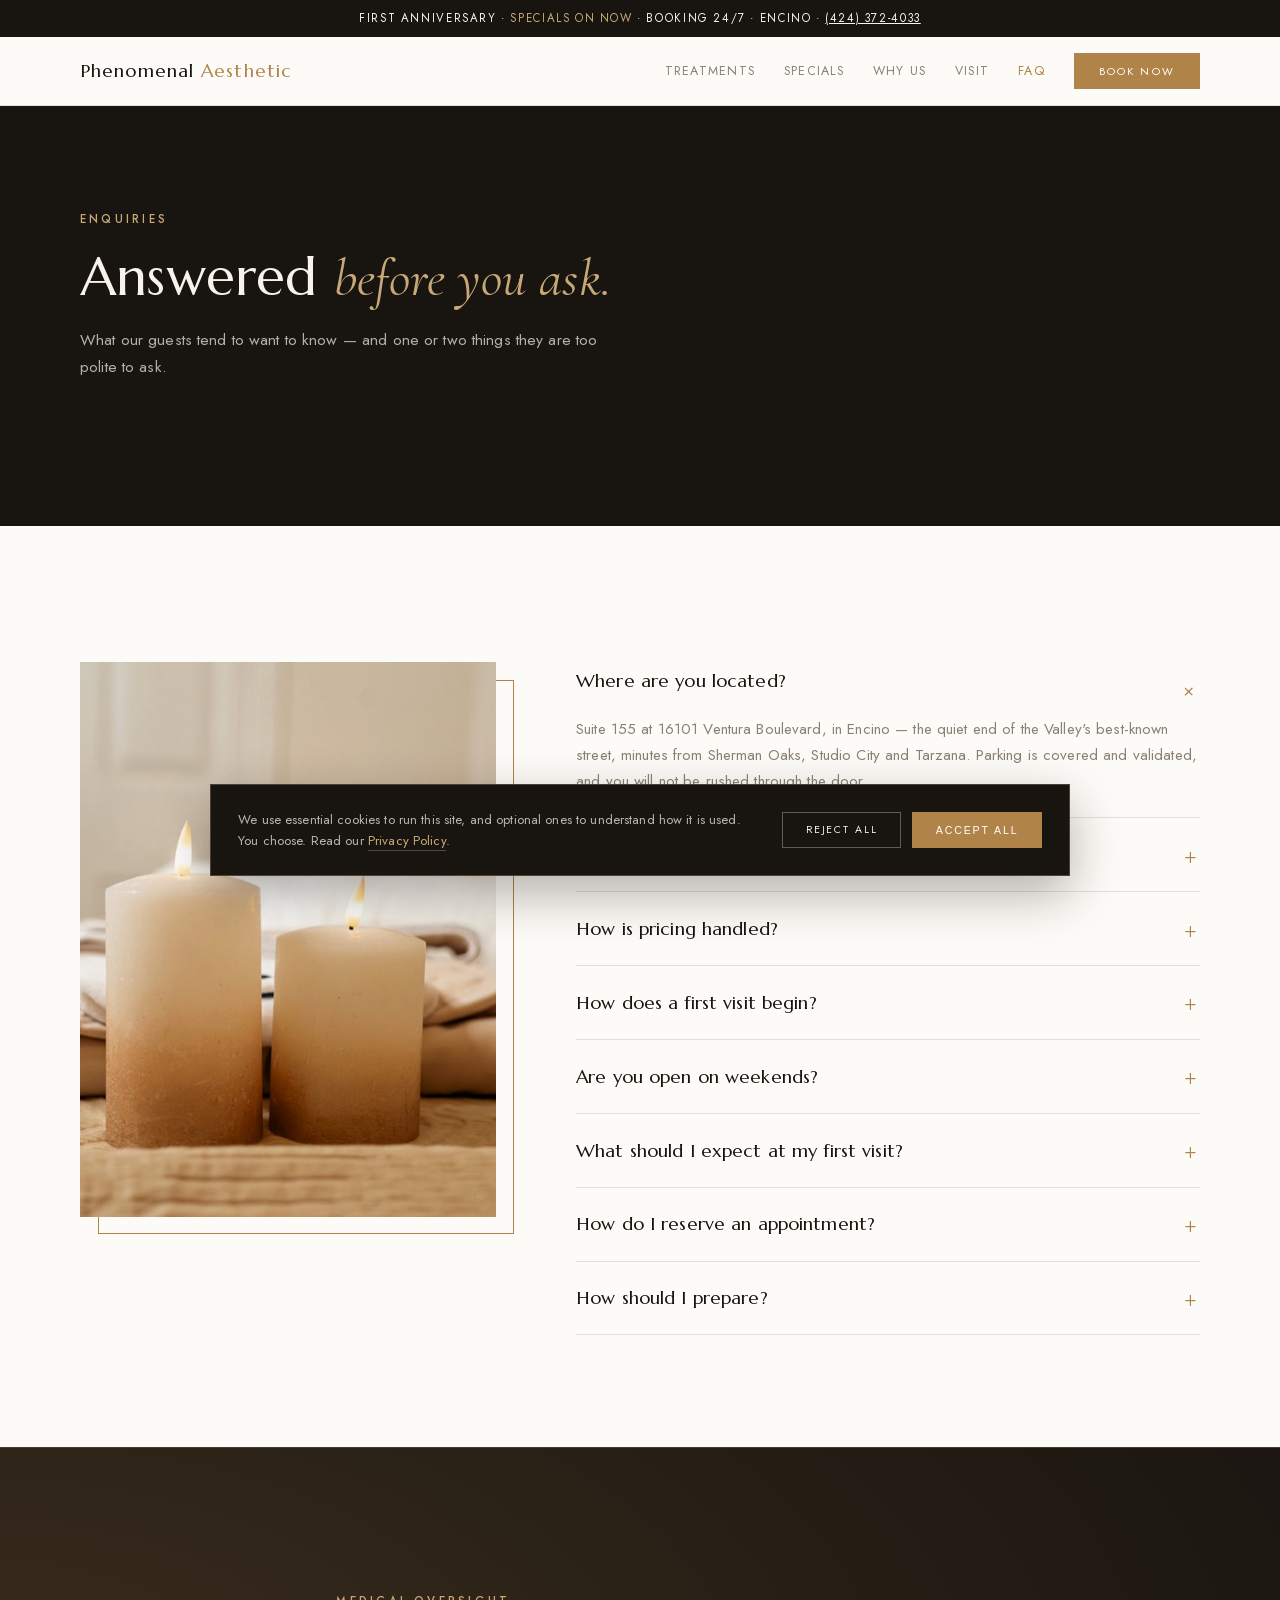
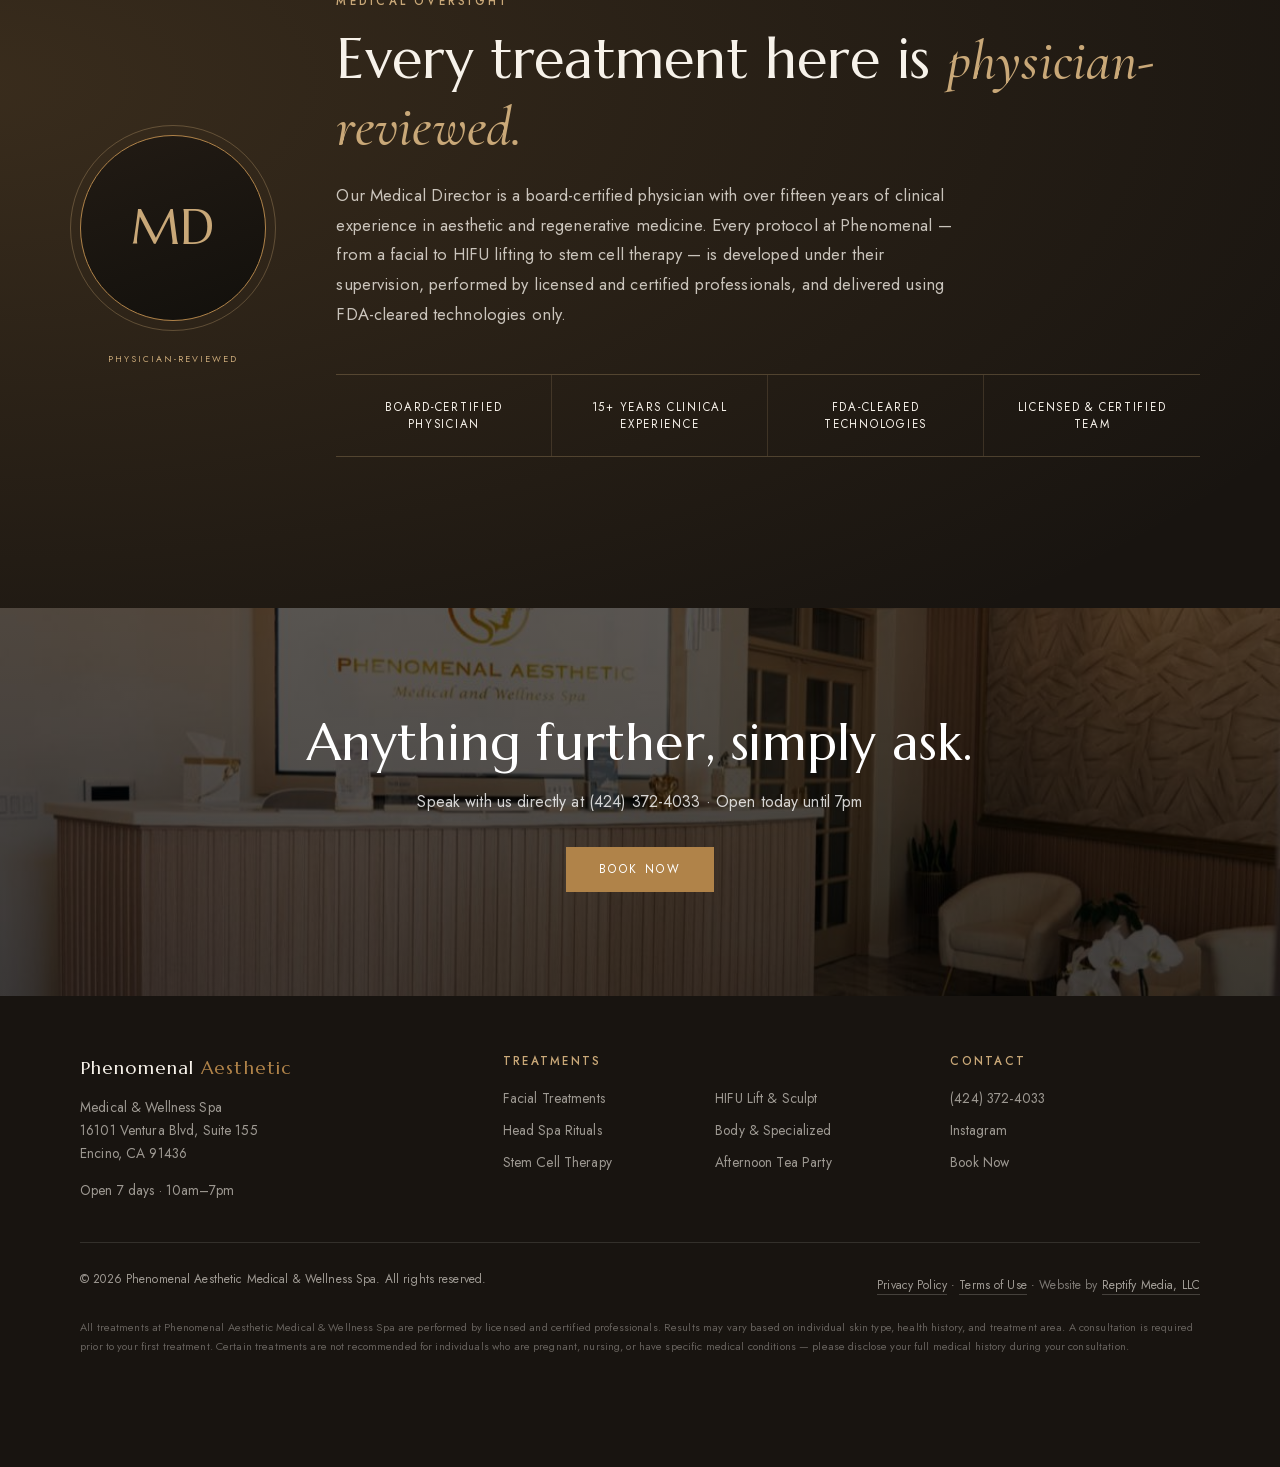
<file: faq.html>
<!DOCTYPE html>
<html lang="en">
<head>
<meta charset="UTF-8">
<meta name="viewport" content="width=device-width, initial-scale=1.0">
<title>FAQ | Phenomenal Aesthetic Med Spa, Encino</title>
<meta name="description" content="Location, treatments and pricing, consultations, weekend hours and what happens at a first visit — answered before you book. Encino, open 7 days.">
<meta property="og:type" content="website">
<meta property="og:site_name" content="Phenomenal Aesthetic Medical &amp; Wellness Spa">
<meta property="og:title" content="FAQ | Phenomenal Aesthetic Med Spa, Encino">
<meta property="og:description" content="Location, treatments and pricing, consultations, weekend hours and what happens at a first visit — answered before you book. Encino, open 7 days.">
<meta property="og:url" content="https://phenomenalaestheticspa.com/faq.html">
<meta property="og:image" content="https://phenomenalaestheticspa.com/wp-content/uploads/2026/02/DSC08669-2048x1365.jpg">
<meta name="twitter:card" content="summary_large_image">
<meta name="robots" content="noindex,nofollow"><!-- DEMO: set to index,follow at launch -->
<link rel="canonical" href="https://phenomenalaestheticspa.com/faq.html">
<style>@font-face{font-family:'Marcellus';src:url('fonts/marcellus-400.woff2') format('woff2');font-weight:400;font-style:normal;font-display:block}@font-face{font-family:'Cormorant Garamond';src:url('fonts/cormorant-italic.woff2') format('woff2');font-weight:400 500;font-style:italic;font-display:block}@font-face{font-family:'Jost';src:url('fonts/jost.woff2') format('woff2');font-weight:300 500;font-style:normal;font-display:block}:root{--ink:#181410;--espresso:#241d16;--gold:#b08349;--gold-soft:#c9a878;--ivory:#f7f2ea;--porcelain:#fdfbf7;--stone:#8a8074;--line:rgba(24,20,16,.12);--serif:'Marcellus',Georgia,'Times New Roman',serif;--accent:'Cormorant Garamond',Georgia,serif;--sans:'Jost','Helvetica Neue',Helvetica,Arial,sans-serif;}*{margin:0;padding:0;box-sizing:border-box;-webkit-tap-highlight-color:transparent}html{scroll-behavior:smooth;background:#181410;overscroll-behavior-y:none}body{font-family:var(--sans);color:var(--ink);background:var(--porcelain) !important;line-height:1.7;font-weight:400;letter-spacing:.008em;-webkit-font-smoothing:antialiased;text-rendering:optimizeLegibility}img{max-width:100%;height:auto;display:block}a{color:inherit;text-decoration:none}h1,h2,h3{font-family:var(--serif);font-weight:400;line-height:1.18;letter-spacing:.004em}.wrap{width:min(1120px,92%);margin:0 auto}.eyebrow{font-size:.72rem;letter-spacing:.28em;text-transform:uppercase;color:var(--gold);margin-bottom:1rem;font-weight:500}.btn{display:inline-block;padding:.95rem 2rem;font-size:.74rem;letter-spacing:.2em;text-transform:uppercase;font-weight:400;text-align:center;line-height:1;transition:background .4s ease,color .4s ease,border-color .4s ease,transform .4s ease,box-shadow .4s ease}.btn-gold{background:var(--gold);color:#fff;border:1px solid var(--gold)}.btn-gold:hover{background:#9a7040;border-color:#9a7040}.btn-ghost{border:1px solid rgba(255,255,255,.5);color:#fff}.btn-ghost:hover{background:rgba(255,255,255,.12)}.btn-dark{border:1px solid var(--ink);color:var(--ink)}.btn-dark:hover{background:var(--ink);color:var(--ivory)}.announce{background:var(--ink);color:var(--ivory);text-align:center;font-size:.72rem;letter-spacing:.14em;text-transform:uppercase;padding:.55rem 1rem}.announce span{color:var(--gold-soft)}nav{position:relative;z-index:50;background:var(--porcelain);border-bottom:1px solid var(--line)}.nav-in{display:flex;align-items:center;justify-content:space-between;padding:1rem 0}.logo{font-family:var(--serif);font-size:1.15rem;letter-spacing:.06em}.logo em{font-style:normal;color:var(--gold)}.nav-links{display:flex;align-items:center;gap:1.8rem;font-size:.78rem;letter-spacing:.1em;text-transform:uppercase;color:var(--stone)}.nav-links a:hover{color:var(--ink)}.nav-cta{background:var(--gold);color:#fff;border:1px solid var(--gold);padding:.72rem 1.5rem;font-size:.68rem;letter-spacing:.2em;text-transform:uppercase;font-weight:400;line-height:1}.nav-links .nav-cta{color:#fff}@media(max-width:820px){.nav-links a:not(.nav-cta){display:none}}.hero{position:relative;min-height:88svh;display:flex;align-items:flex-end;color:#fff;isolation:isolate;overflow:hidden}.hero::before{content:"";position:absolute;inset:0;background:#241d16 url('images/hero-lounge.jpg') center 30%/cover no-repeat;z-index:-2}.hero::after{content:"";position:absolute;inset:0;background:linear-gradient(180deg,rgba(36,29,22,.44) 0%,rgba(28,22,17,.6) 50%,rgba(24,20,16,.93) 100%);z-index:-1}.hero-in{padding:4.5rem 0 4rem}.hero .eyebrow{color:var(--gold-soft)}.hero h1{font-size:clamp(2.6rem,8vw,5.2rem);max-width:14ch;margin-bottom:1.2rem}.hero h1 em{font-family:var(--accent);font-style:italic;font-weight:500;color:var(--gold-soft)}.hero p{max-width:46ch;font-size:1.02rem;color:rgba(255,255,255,.85);margin-bottom:1.8rem}.proof-badge{display:inline-flex;align-items:center;gap:.5rem;background:rgba(24,20,16,.55);border:1px solid rgba(255,255,255,.28);backdrop-filter:blur(6px);padding:.5rem 1rem;font-size:.78rem;letter-spacing:.06em;margin-bottom:1.6rem;flex-wrap:wrap;justify-content:center}@media(max-width:640px){.proof-badge .badge-tail{display:none}}.proof-badge b{color:var(--gold-soft);font-weight:600}.hero-ctas{display:flex;gap:.9rem;flex-wrap:wrap}@media(max-width:640px){.hero-ctas{flex-direction:column}.hero-ctas .btn{width:100%}}.strip{background:var(--ink);color:var(--ivory)}.strip-in{display:grid;grid-template-columns:repeat(4,1fr);text-align:center;padding:1.4rem 0;gap:1rem}.strip b{display:block;font-family:var(--serif);font-size:1.05rem;color:var(--gold-soft);font-weight:400}.strip .strip-lead b{color:var(--gold)}.strip span{font-size:.7rem;letter-spacing:.14em;text-transform:uppercase;color:rgba(247,242,234,.6)}@media(max-width:720px){.strip-in{grid-template-columns:repeat(2,1fr);gap:1.4rem 1rem}}section{padding:8.5rem 0}.sec-head{max-width:58ch;margin-bottom:4rem}.sec-head h2{font-size:clamp(1.9rem,4.5vw,2.9rem);margin-bottom:.9rem}.sec-head p{color:var(--stone);font-size:1rem}.page-hero{background:var(--ink) !important;color:var(--ivory);padding:6.5rem 0 5rem;height:420px;display:flex;align-items:flex-start;overflow:hidden}.page-hero h1{margin-top:0}.page-hero .eyebrow{margin-bottom:1.1rem}.page-hero .eyebrow{color:var(--gold-soft)}.page-hero h1{font-family:var(--serif);font-size:clamp(2.1rem,5vw,3.3rem);font-weight:400;max-width:22ch}.page-hero p.lead{color:rgba(247,242,234,.7);max-width:52ch;margin-top:1.1rem;font-size:.98rem}.nav-links a.active{color:var(--gold)}.nav-toggle{display:none;width:44px;height:44px;border:none;background:none;cursor:pointer;padding:0;position:relative;z-index:82;margin-right:-.5rem}.nav-toggle span{display:block;width:22px;height:1px;background:var(--ink);margin:0 auto;transition:transform .45s cubic-bezier(.25,.6,.3,1),opacity .3s ease,background .3s ease}.nav-toggle span:first-child{transform:translateY(-3px)}.nav-toggle span:last-child{transform:translateY(3px)}body.menu-open .nav-toggle span{background:var(--ivory)}body.menu-open .nav-toggle span:first-child{transform:translateY(.5px) rotate(45deg)}body.menu-open .nav-toggle span:last-child{transform:translateY(-.5px) rotate(-45deg)}@media(max-width:820px){.nav-toggle{display:block}nav .nav-links{position:fixed;inset:0;background:var(--ink);flex-direction:column;align-items:flex-start;justify-content:center;gap:0;padding:0 2rem;z-index:80;opacity:0;visibility:hidden;transition:opacity .5s cubic-bezier(.25,.6,.3,1),visibility .5s}body.menu-open nav .nav-links{opacity:1;visibility:visible}nav .nav-links a:not(.nav-cta){display:block;font-family:var(--serif);font-size:1.32rem;letter-spacing:.02em;text-transform:none;color:var(--ivory);padding:.62rem 0;width:100%;opacity:0;transform:translateY(14px);transition:opacity .5s cubic-bezier(.25,.6,.3,1),transform .5s cubic-bezier(.25,.6,.3,1),color .3s}body.menu-open nav .nav-links a:not(.nav-cta){opacity:1;transform:none}body.menu-open nav .nav-links a:nth-of-type(1){transition-delay:.1s}body.menu-open nav .nav-links a:nth-of-type(2){transition-delay:.16s}body.menu-open nav .nav-links a:nth-of-type(3){transition-delay:.22s}body.menu-open nav .nav-links a:nth-of-type(4){transition-delay:.28s}nav .nav-links a:not(.nav-cta):hover{color:var(--gold-soft)}nav .nav-links .nav-cta{display:none}nav .nav-links::after{content:"16101 Ventura Blvd, Suite 155 · Encino";position:absolute;bottom:6.5rem;left:2rem;right:2rem;font-size:.7rem;letter-spacing:.16em;text-transform:uppercase;color:rgba(247,242,234,.42);opacity:0;transition:opacity .5s ease .34s}body.menu-open nav .nav-links::after{opacity:1}body.menu-open{overflow:hidden}nav{background:var(--porcelain)}body.menu-open nav{background:transparent;border-bottom-color:transparent}body.menu-open .logo{color:var(--ivory);position:relative;z-index:82}.svc a,.menu-item a,.p-more{display:inline-block;padding:.62rem 0}footer li a{display:inline-block;padding:.34rem 0}.announce a{display:inline-block;padding:.3rem .2rem}.foot-legal-links a{display:inline-block;padding:.3rem 0}.visit-card a[href^="tel"],.visit-card a[href^="https://www.instagram"]{display:inline-block;padding:.25rem 0}}@media(prefers-reduced-motion:reduce){nav .nav-links,nav .nav-links a,.nav-toggle span{transition:none}}.page-hero .wrap{width:min(1120px,92%)}.page-hero p.lead{max-width:52ch}@media(max-width:820px){.page-hero{height:auto;min-height:300px;padding:3.4rem 0 3rem}}.reviews .sec-head{margin:0 auto 3.4rem;text-align:center}.reviews .sec-head h2{color:var(--ivory)}.review-rail{position:relative;overflow:hidden}.review-rail + .review-rail{margin-top:1.5rem}.review-track{display:flex;align-items:stretch;gap:1.5rem;width:max-content;will-change:transform}.review-track--a{animation:driftLeft 168s linear infinite}.review-track--b{animation:driftRight 196s linear infinite}.review-rail:hover .review-track,.review-rail:focus-within .review-track{animation-play-state:paused}@keyframes driftLeft{from{transform:translate3d(0,0,0)}to{transform:translate3d(-50%,0,0)}}@keyframes driftRight{from{transform:translate3d(-50%,0,0)}to{transform:translate3d(0,0,0)}}.review-card{flex:0 0 clamp(310px,25vw,368px);text-align:left;position:relative;border:1px solid rgba(201,168,120,.2);background:linear-gradient(158deg,rgba(247,242,234,.055),rgba(247,242,234,.012));padding:2.2rem 2rem 1.9rem;display:flex;flex-direction:column;transition:border-color .6s ease,background .6s ease}.review-card:hover{border-color:rgba(201,168,120,.46);background:linear-gradient(158deg,rgba(247,242,234,.08),rgba(247,242,234,.02))}.rc-stars{color:var(--gold-soft);letter-spacing:.26em;font-size:.72rem;margin-bottom:1.3rem}.review-card p{font-family:var(--sans);font-weight:300;font-size:.96rem;line-height:1.85;letter-spacing:.006em;color:rgba(250,247,241,.93);margin:0 0 1.7rem;flex:1;text-wrap:pretty}.rc-name{font-family:var(--serif);font-size:.95rem;color:var(--ivory);letter-spacing:.02em;padding-top:1.1rem;border-top:1px solid rgba(201,168,120,.2)}.rc-source{display:block;font-size:.6rem;letter-spacing:.22em;text-transform:uppercase;color:var(--gold-soft);margin-top:.4rem}.rc-treatment{display:block;font-size:.6rem;letter-spacing:.16em;text-transform:uppercase;color:rgba(247,242,234,.42);margin-top:.22rem}@media(max-width:860px){.review-rail{overflow-x:auto;scroll-snap-type:x mandatory;-webkit-overflow-scrolling:touch;scrollbar-width:none;padding-inline:1.1rem}.review-rail::-webkit-scrollbar{display:none}.review-track{animation:none !important;width:auto;gap:1rem}.review-card{flex:0 0 78vw;scroll-snap-align:center;padding:1.8rem 1.6rem 1.6rem}.review-card p{font-size:.98rem;line-height:1.8}.review-rail + .review-rail{margin-top:1rem}}@media(prefers-reduced-motion:reduce){.review-track{animation:none}.review-rail{overflow-x:auto;scroll-snap-type:x mandatory}.review-card{scroll-snap-align:start}}</style>
<script>document.documentElement.className+=' js'</script>
<link rel="preload" as="font" type="font/woff2" href="fonts/marcellus-400.woff2" crossorigin>
<link rel="preload" as="font" type="font/woff2" href="fonts/jost.woff2" crossorigin>
<link rel="preload" as="font" type="font/woff2" href="fonts/cormorant-italic.woff2" crossorigin>
<link rel="stylesheet" href="style.css?v=3015f65">
<script type="application/ld+json">
{
  "@context": "https://schema.org",
  "@type": "BreadcrumbList",
  "itemListElement": [
    {
      "@type": "ListItem",
      "position": 1,
      "name": "Home",
      "item": "https://phenomenalaestheticspa.com/"
    },
    {
      "@type": "ListItem",
      "position": 2,
      "name": "FAQ",
      "item": "https://phenomenalaestheticspa.com/faq.html"
    }
  ]
}
</script>
<script type="application/ld+json">
{
  "@context": "https://schema.org",
  "@type": "MedicalSpa",
  "@id": "https://phenomenalaestheticspa.com/#business",
  "name": "Phenomenal Aesthetic Medical & Wellness Spa",
  "url": "https://phenomenalaestheticspa.com/",
  "telephone": "+14243724033",
  "priceRange": "$$$",
  "address": {
    "@type": "PostalAddress",
    "streetAddress": "16101 Ventura Blvd, Suite 155",
    "addressLocality": "Encino",
    "addressRegion": "CA",
    "postalCode": "91436",
    "addressCountry": "US"
  },
  "geo": {
    "@type": "GeoCoordinates",
    "latitude": 34.1554,
    "longitude": -118.4844
  },
  "openingHoursSpecification": {
    "@type": "OpeningHoursSpecification",
    "dayOfWeek": [
      "Monday",
      "Tuesday",
      "Wednesday",
      "Thursday",
      "Friday",
      "Saturday",
      "Sunday"
    ],
    "opens": "10:00",
    "closes": "19:00"
  },
  "aggregateRating": {
    "@type": "AggregateRating",
    "ratingValue": "5.0",
    "reviewCount": "19",
    "bestRating": "5"
  },
  "areaServed": [
    "Encino",
    "Sherman Oaks",
    "Studio City",
    "Tarzana",
    "Los Angeles"
  ]
}
</script>
<script type="application/ld+json">
{
  "@context": "https://schema.org",
  "@type": "FAQPage",
  "mainEntity": [
    {
      "@type": "Question",
      "name": "Where are you located?",
      "acceptedAnswer": {
        "@type": "Answer",
        "text": "Suite 155 at 16101 Ventura Boulevard, in Encino — the quiet end of the Valley's best-known street, minutes from Sherman Oaks, Studio City and Tarzana. Parking is covered and validated, and you will not be rushed through the door."
      }
    },
    {
      "@type": "Question",
      "name": "Which treatments do you offer?",
      "acceptedAnswer": {
        "@type": "Answer",
        "text": "Medical-grade facials — Hydrafacial, dermaplaning, oxygen and cold-infusion protocols — alongside HIFU non-surgical lifting, plasma pen tightening, Japanese and Korean head spa rituals, body and sculpting therapies, physician-led stem cell therapy, and a private Afternoon Tea lounge. Aesthetics and wellness, under one roof."
      }
    },
    {
      "@type": "Question",
      "name": "How is pricing handled?",
      "acceptedAnswer": {
        "@type": "Answer",
        "text": "Every price is published on our treatment menu, from body rituals to advanced lifting. You will never be quoted a figure you haven't already seen, and nothing is added at checkout."
      }
    },
    {
      "@type": "Question",
      "name": "How does a first visit begin?",
      "acceptedAnswer": {
        "@type": "Answer",
        "text": "With a conversation, not a procedure. Your first visit opens with a complimentary assessment of your skin, your goals and the pace that suits your life — after which you receive a considered plan. You are welcome to begin the same day, or to take the plan home and think on it."
      }
    },
    {
      "@type": "Question",
      "name": "Are you open on weekends?",
      "acceptedAnswer": {
        "@type": "Answer",
        "text": "Every day of the week, ten until seven — Saturday and Sunday included. Most of Encino closes when your schedule finally opens; we don't."
      }
    },
    {
      "@type": "Question",
      "name": "What should I expect at my first visit?",
      "acceptedAnswer": {
        "@type": "Answer",
        "text": "Allow an additional fifteen minutes. You will be received privately, assessed unhurriedly, and given a clear treatment plan with pricing before anything begins. One guest, one protocol, no waiting-room atmosphere."
      }
    },
    {
      "@type": "Question",
      "name": "How do I reserve an appointment?",
      "acceptedAnswer": {
        "@type": "Answer",
        "text": "Treatments run 10am to 7pm, but bookings are taken 24/7 — chat with Sophia, our AI concierge, at any hour, or telephone (424) 372-4033, answered day and night. Same-week appointments are usually available, weekends included."
      }
    },
    {
      "@type": "Question",
      "name": "How should I prepare?",
      "acceptedAnswer": {
        "@type": "Answer",
        "text": "Arrive with clean skin where possible, and set aside retinoids and strong exfoliants for the forty-eight hours beforehand. Please share your full medical history at consultation — certain treatments are not advised during pregnancy, while nursing, or alongside particular conditions."
      }
    }
  ]
}
</script>
</head>
<body>

<div class="announce"><a href="specials.html">First Anniversary · <span>Specials on now</span></a> · Booking 24/7 · Encino · <a href="tel:+14243724033" style="text-decoration:underline">(424) 372-4033</a></div>

<nav>
  <div class="wrap nav-in">
    <a class="logo" href="index.html">Phenomenal <em>Aesthetic</em></a>
    <div class="nav-links" id="navMenu">
      <a href="treatments.html">Treatments</a>
      <a href="specials.html">Specials</a>
      <a href="why-us.html">Why Us</a>
      <a href="visit.html">Visit</a>
      <a href="faq.html" class="active">FAQ</a>
      <a class="nav-cta" href="treatments.html">Book Now</a>
    </div>
      <button class="nav-toggle" type="button" aria-label="Open menu" aria-expanded="false" aria-controls="navMenu">
        <span></span><span></span>
      </button>
  </div>
</nav>

<header class="page-hero">
  <div class="wrap">
    <p class="eyebrow">Enquiries</p>
    <h1>Answered <em style="font-family:var(--accent);font-style:italic;color:var(--gold-soft)">before you ask.</em></h1>
    <p class="lead">What our guests tend to want to know — and one or two things they are too polite to ask.</p>
  </div>
</header>


<section class="faq-main">
  <div class="wrap faq-grid">
    <aside class="faq-aside rv">
      <img width="1100" height="733" src="images/treatment-room.jpg" alt="Treatment room at Phenomenal Aesthetic Medical &amp; Wellness Spa, 16101 Ventura Blvd, Encino" loading="lazy">
    </aside>
    <div class="faq-list">
    <details open>
      <summary>Where are you located?</summary>
      <p>Suite 155 at 16101 Ventura Boulevard, in Encino — the quiet end of the Valley's best-known street, minutes from Sherman Oaks, Studio City and Tarzana. Parking is covered and validated, and you will not be rushed through the door.</p>
    </details>
    <details>
      <summary>Which treatments do you offer?</summary>
      <p>Medical-grade facials — Hydrafacial, dermaplaning, oxygen and cold-infusion protocols — alongside HIFU non-surgical lifting, plasma pen tightening, Japanese and Korean head spa rituals, body and sculpting therapies, physician-led stem cell therapy, and a private Afternoon Tea lounge. Aesthetics and wellness, under one roof.</p>
    </details>
    <details>
      <summary>How is pricing handled?</summary>
      <p>Every price is published on our <a href="treatments.html" style="color:var(--gold)">treatment menu</a>, from body rituals to advanced lifting. You will never be quoted a figure you haven't already seen, and nothing is added at checkout.</p>
    </details>
    <details>
      <summary>How does a first visit begin?</summary>
      <p>With a conversation, not a procedure. Your first visit opens with a complimentary assessment of your skin, your goals and the pace that suits your life — after which you receive a considered plan. You are welcome to begin the same day, or to take the plan home and think on it.</p>
    </details>
    <details>
      <summary>Are you open on weekends?</summary>
      <p>Every day of the week, ten until seven — Saturday and Sunday included. Most of Encino closes when your schedule finally opens; we don't.</p>
    </details>
    <details>
      <summary>What should I expect at my first visit?</summary>
      <p>Allow an additional fifteen minutes. You will be received privately, assessed unhurriedly, and given a clear treatment plan with pricing before anything begins. One guest, one protocol, no waiting-room atmosphere.</p>
    </details>
    <details>
      <summary>How do I reserve an appointment?</summary>
      <p>Treatments run ten until seven, but bookings are taken around the clock — chat with Sophia, our concierge, at any hour, or telephone <a href="tel:+14243724033" style="color:var(--gold)">(424) 372-4033</a>, which is answered day and night. Same-week appointments are usually available, weekends included, though evenings tend to reserve first.</p>
    </details>
    <details>
      <summary>How should I prepare?</summary>
      <p>Arrive with clean skin where possible, and set aside retinoids and strong exfoliants for the forty-eight hours beforehand. Please share your full medical history at consultation — certain treatments are not advised during pregnancy, while nursing, or alongside particular conditions.</p>
    </details>
    </div>
  </div>
</section>

<section class="medcred">
  <div class="wrap medcred-grid rv in">
    <div class="medcred-avatar" aria-hidden="true">MD</div>
    <div>
            <p class="eyebrow">Medical Oversight</p>
      <h2>Every treatment here is <em>physician-reviewed.</em></h2>
      <!-- DEMO PLACEHOLDER: replace with the real Medical Director's name, photo and verified credentials before launch -->
      <p class="medcred-bio">Our Medical Director is a board-certified physician with over fifteen years of clinical experience in aesthetic and regenerative medicine. Every protocol at Phenomenal &mdash; from a facial to HIFU lifting to stem cell therapy &mdash; is developed under their supervision, performed by licensed and certified professionals, and delivered using FDA-cleared technologies only.</p>
      <div class="medcred-chips">
        <span>Board-Certified Physician</span>
        <span>15+ Years Clinical Experience</span>
        <span>FDA-Cleared Technologies</span>
        <span>Licensed &amp; Certified Team</span>
      </div>
    </div>
  </div>
</section>

<section class="final">
  <div class="wrap rv in">
    <h2>Anything further, simply ask.</h2>
    <p>Speak with us directly at (424) 372-4033 · Open today until 7pm</p>
    <a class="btn btn-gold" href="treatments.html">Book Now</a>
  </div>
</section>

<footer>
  <div class="wrap">
    <div class="foot-grid">
      <div>
        <span class="logo">Phenomenal <em>Aesthetic</em></span>
        <p>Medical &amp; Wellness Spa<br>16101 Ventura Blvd, Suite 155<br>Encino, CA 91436</p>
        <p style="margin-top:.9rem">Open 7 days &middot; 10am&ndash;7pm</p>
      </div>
      <div class="foot-treatments">
        <h4>Treatments</h4>
        <ul>
          <li><a href="treatments.html#facials">Facial Treatments</a></li>
          <li><a href="treatments.html#lift">HIFU Lift &amp; Sculpt</a></li>
          <li><a href="treatments.html#headspa">Head Spa Rituals</a></li>
          <li><a href="treatments.html#body">Body &amp; Specialized</a></li>
          <li><a href="treatments.html#stemcell">Stem Cell Therapy</a></li>
          <li><a href="treatments.html#tea">Afternoon Tea Party</a></li>
        </ul>
      </div>
      <div>
        <h4>Contact</h4>
        <ul>
          <li><a href="tel:+14243724033">(424) 372-4033</a></li>
          <li><a href="https://www.instagram.com/phenomenalaestheticspa/" target="_blank" rel="noopener">Instagram</a></li>
          <li><a href="treatments.html">Book Now</a></li>
        </ul>
      </div>
    </div>
    <div class="foot-base">
      <span>© 2026 Phenomenal Aesthetic Medical &amp; Wellness Spa. All rights reserved.</span>
      <span class="foot-legal-links"><a href="privacy.html">Privacy Policy</a> · <a href="terms.html">Terms of Use</a> · <span class="foot-credit">Website by <a href="https://reptifymedia.com" target="_blank" rel="noopener">Reptify Media, LLC</a></span></span>
    </div>
    <p class="foot-legal">All treatments at Phenomenal Aesthetic Medical &amp; Wellness Spa are performed by licensed and certified professionals. Results may vary based on individual skin type, health history, and treatment area. A consultation is required prior to your first treatment. Certain treatments are not recommended for individuals who are pregnant, nursing, or have specific medical conditions — please disclose your full medical history during your consultation.</p>
  </div>
</footer>

<div class="mobile-bar">
  <a class="mb-call" href="tel:+14243724033"><span>Call Now</span><small>(424) 372-4033</small></a>
  <a class="mb-book" href="tel:+14243724033"><span>Book Now</span><small data-avail>Open today</small></a>
</div>

<script src="main.js?v=3015f65" defer></script>
<script src="chat.js?v=3015f65" defer></script>
</body>
</html>
</file>
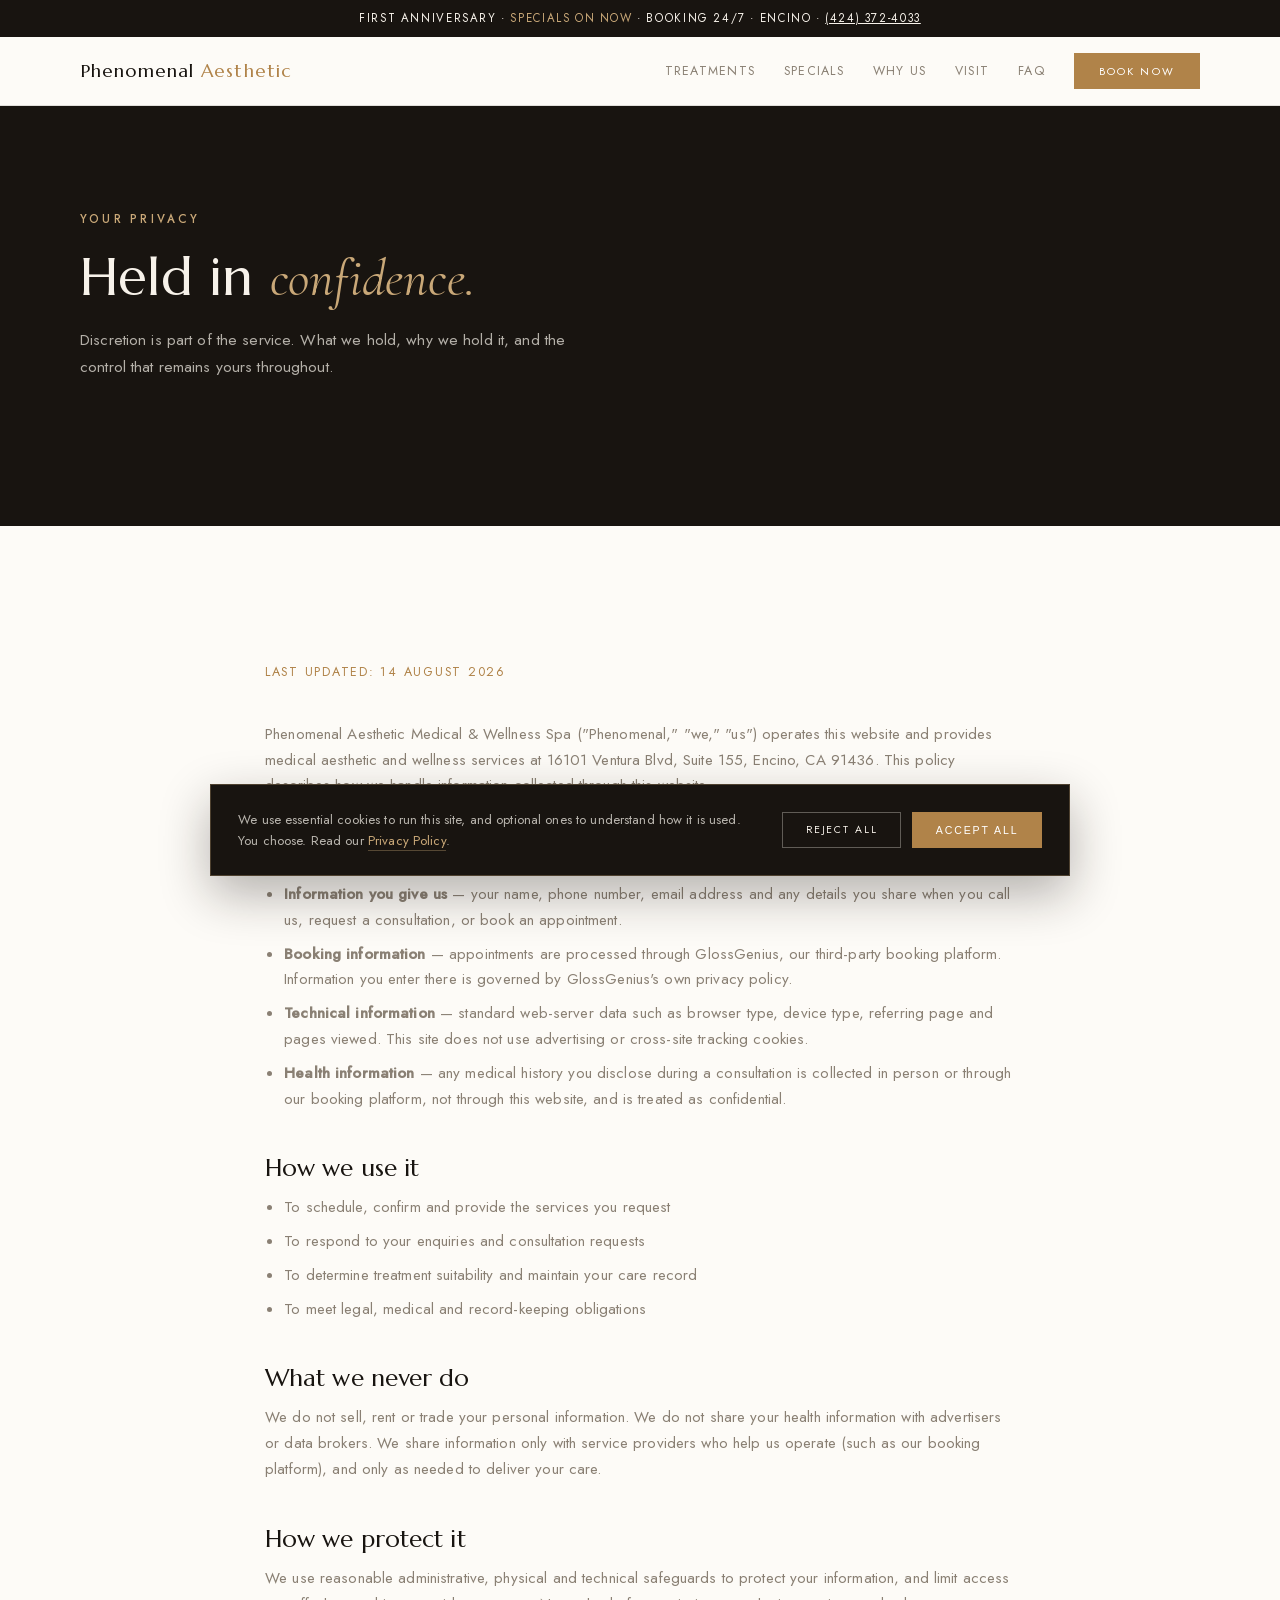
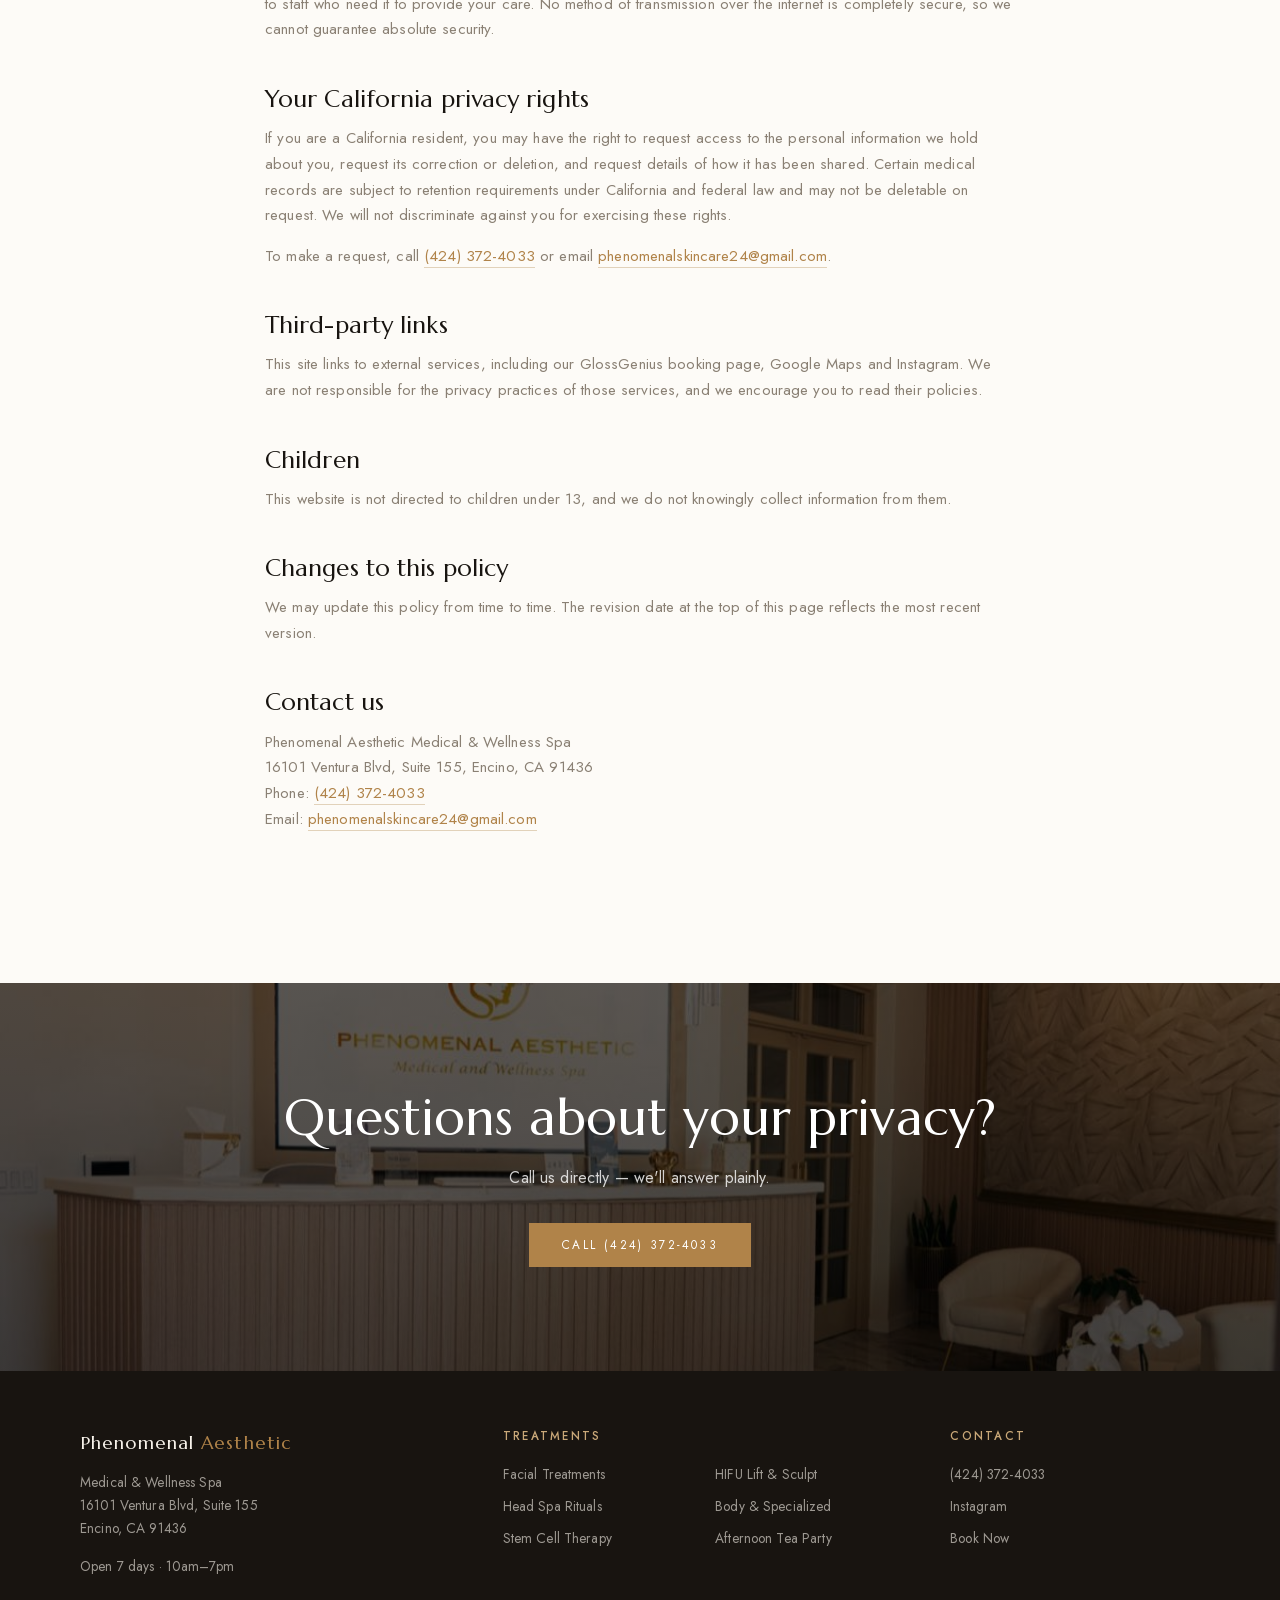
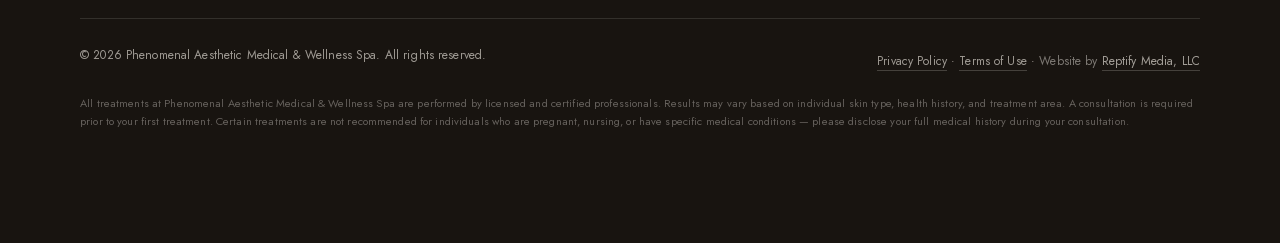
<file: privacy.html>
<!DOCTYPE html>
<html lang="en">
<head>
<meta charset="UTF-8">
<meta name="viewport" content="width=device-width, initial-scale=1.0">
<title>Privacy Policy | Phenomenal Aesthetic Spa</title>
<meta name="description" content="How we collect, use and protect your personal and health information at Phenomenal Aesthetic Medical &amp; Wellness Spa, including California privacy rights.">
<meta property="og:type" content="website">
<meta property="og:site_name" content="Phenomenal Aesthetic Medical &amp; Wellness Spa">
<meta property="og:title" content="Privacy Policy | Phenomenal Aesthetic Spa">
<meta property="og:description" content="How we collect, use and protect your personal and health information at Phenomenal Aesthetic Medical &amp; Wellness Spa, including California privacy rights.">
<meta property="og:url" content="https://phenomenalaestheticspa.com/privacy.html">
<meta property="og:image" content="https://phenomenalaestheticspa.com/wp-content/uploads/2026/02/DSC08669-2048x1365.jpg">
<meta name="twitter:card" content="summary_large_image">
<meta name="robots" content="noindex,nofollow"><!-- DEMO: set to index,follow at launch -->
<link rel="canonical" href="https://phenomenalaestheticspa.com/privacy.html">
<style>@font-face{font-family:'Marcellus';src:url('fonts/marcellus-400.woff2') format('woff2');font-weight:400;font-style:normal;font-display:block}@font-face{font-family:'Cormorant Garamond';src:url('fonts/cormorant-italic.woff2') format('woff2');font-weight:400 500;font-style:italic;font-display:block}@font-face{font-family:'Jost';src:url('fonts/jost.woff2') format('woff2');font-weight:300 500;font-style:normal;font-display:block}:root{--ink:#181410;--espresso:#241d16;--gold:#b08349;--gold-soft:#c9a878;--ivory:#f7f2ea;--porcelain:#fdfbf7;--stone:#8a8074;--line:rgba(24,20,16,.12);--serif:'Marcellus',Georgia,'Times New Roman',serif;--accent:'Cormorant Garamond',Georgia,serif;--sans:'Jost','Helvetica Neue',Helvetica,Arial,sans-serif;}*{margin:0;padding:0;box-sizing:border-box;-webkit-tap-highlight-color:transparent}html{scroll-behavior:smooth;background:#181410;overscroll-behavior-y:none}body{font-family:var(--sans);color:var(--ink);background:var(--porcelain) !important;line-height:1.7;font-weight:400;letter-spacing:.008em;-webkit-font-smoothing:antialiased;text-rendering:optimizeLegibility}img{max-width:100%;height:auto;display:block}a{color:inherit;text-decoration:none}h1,h2,h3{font-family:var(--serif);font-weight:400;line-height:1.18;letter-spacing:.004em}.wrap{width:min(1120px,92%);margin:0 auto}.eyebrow{font-size:.72rem;letter-spacing:.28em;text-transform:uppercase;color:var(--gold);margin-bottom:1rem;font-weight:500}.btn{display:inline-block;padding:.95rem 2rem;font-size:.74rem;letter-spacing:.2em;text-transform:uppercase;font-weight:400;text-align:center;line-height:1;transition:background .4s ease,color .4s ease,border-color .4s ease,transform .4s ease,box-shadow .4s ease}.btn-gold{background:var(--gold);color:#fff;border:1px solid var(--gold)}.btn-gold:hover{background:#9a7040;border-color:#9a7040}.btn-ghost{border:1px solid rgba(255,255,255,.5);color:#fff}.btn-ghost:hover{background:rgba(255,255,255,.12)}.btn-dark{border:1px solid var(--ink);color:var(--ink)}.btn-dark:hover{background:var(--ink);color:var(--ivory)}.announce{background:var(--ink);color:var(--ivory);text-align:center;font-size:.72rem;letter-spacing:.14em;text-transform:uppercase;padding:.55rem 1rem}.announce span{color:var(--gold-soft)}nav{position:relative;z-index:50;background:var(--porcelain);border-bottom:1px solid var(--line)}.nav-in{display:flex;align-items:center;justify-content:space-between;padding:1rem 0}.logo{font-family:var(--serif);font-size:1.15rem;letter-spacing:.06em}.logo em{font-style:normal;color:var(--gold)}.nav-links{display:flex;align-items:center;gap:1.8rem;font-size:.78rem;letter-spacing:.1em;text-transform:uppercase;color:var(--stone)}.nav-links a:hover{color:var(--ink)}.nav-cta{background:var(--gold);color:#fff;border:1px solid var(--gold);padding:.72rem 1.5rem;font-size:.68rem;letter-spacing:.2em;text-transform:uppercase;font-weight:400;line-height:1}.nav-links .nav-cta{color:#fff}@media(max-width:820px){.nav-links a:not(.nav-cta){display:none}}.hero{position:relative;min-height:88svh;display:flex;align-items:flex-end;color:#fff;isolation:isolate;overflow:hidden}.hero::before{content:"";position:absolute;inset:0;background:#241d16 url('images/hero-lounge.jpg') center 30%/cover no-repeat;z-index:-2}.hero::after{content:"";position:absolute;inset:0;background:linear-gradient(180deg,rgba(36,29,22,.44) 0%,rgba(28,22,17,.6) 50%,rgba(24,20,16,.93) 100%);z-index:-1}.hero-in{padding:4.5rem 0 4rem}.hero .eyebrow{color:var(--gold-soft)}.hero h1{font-size:clamp(2.6rem,8vw,5.2rem);max-width:14ch;margin-bottom:1.2rem}.hero h1 em{font-family:var(--accent);font-style:italic;font-weight:500;color:var(--gold-soft)}.hero p{max-width:46ch;font-size:1.02rem;color:rgba(255,255,255,.85);margin-bottom:1.8rem}.proof-badge{display:inline-flex;align-items:center;gap:.5rem;background:rgba(24,20,16,.55);border:1px solid rgba(255,255,255,.28);backdrop-filter:blur(6px);padding:.5rem 1rem;font-size:.78rem;letter-spacing:.06em;margin-bottom:1.6rem;flex-wrap:wrap;justify-content:center}@media(max-width:640px){.proof-badge .badge-tail{display:none}}.proof-badge b{color:var(--gold-soft);font-weight:600}.hero-ctas{display:flex;gap:.9rem;flex-wrap:wrap}@media(max-width:640px){.hero-ctas{flex-direction:column}.hero-ctas .btn{width:100%}}.strip{background:var(--ink);color:var(--ivory)}.strip-in{display:grid;grid-template-columns:repeat(4,1fr);text-align:center;padding:1.4rem 0;gap:1rem}.strip b{display:block;font-family:var(--serif);font-size:1.05rem;color:var(--gold-soft);font-weight:400}.strip .strip-lead b{color:var(--gold)}.strip span{font-size:.7rem;letter-spacing:.14em;text-transform:uppercase;color:rgba(247,242,234,.6)}@media(max-width:720px){.strip-in{grid-template-columns:repeat(2,1fr);gap:1.4rem 1rem}}section{padding:8.5rem 0}.sec-head{max-width:58ch;margin-bottom:4rem}.sec-head h2{font-size:clamp(1.9rem,4.5vw,2.9rem);margin-bottom:.9rem}.sec-head p{color:var(--stone);font-size:1rem}.page-hero{background:var(--ink) !important;color:var(--ivory);padding:6.5rem 0 5rem;height:420px;display:flex;align-items:flex-start;overflow:hidden}.page-hero h1{margin-top:0}.page-hero .eyebrow{margin-bottom:1.1rem}.page-hero .eyebrow{color:var(--gold-soft)}.page-hero h1{font-family:var(--serif);font-size:clamp(2.1rem,5vw,3.3rem);font-weight:400;max-width:22ch}.page-hero p.lead{color:rgba(247,242,234,.7);max-width:52ch;margin-top:1.1rem;font-size:.98rem}.nav-links a.active{color:var(--gold)}.nav-toggle{display:none;width:44px;height:44px;border:none;background:none;cursor:pointer;padding:0;position:relative;z-index:82;margin-right:-.5rem}.nav-toggle span{display:block;width:22px;height:1px;background:var(--ink);margin:0 auto;transition:transform .45s cubic-bezier(.25,.6,.3,1),opacity .3s ease,background .3s ease}.nav-toggle span:first-child{transform:translateY(-3px)}.nav-toggle span:last-child{transform:translateY(3px)}body.menu-open .nav-toggle span{background:var(--ivory)}body.menu-open .nav-toggle span:first-child{transform:translateY(.5px) rotate(45deg)}body.menu-open .nav-toggle span:last-child{transform:translateY(-.5px) rotate(-45deg)}@media(max-width:820px){.nav-toggle{display:block}nav .nav-links{position:fixed;inset:0;background:var(--ink);flex-direction:column;align-items:flex-start;justify-content:center;gap:0;padding:0 2rem;z-index:80;opacity:0;visibility:hidden;transition:opacity .5s cubic-bezier(.25,.6,.3,1),visibility .5s}body.menu-open nav .nav-links{opacity:1;visibility:visible}nav .nav-links a:not(.nav-cta){display:block;font-family:var(--serif);font-size:1.32rem;letter-spacing:.02em;text-transform:none;color:var(--ivory);padding:.62rem 0;width:100%;opacity:0;transform:translateY(14px);transition:opacity .5s cubic-bezier(.25,.6,.3,1),transform .5s cubic-bezier(.25,.6,.3,1),color .3s}body.menu-open nav .nav-links a:not(.nav-cta){opacity:1;transform:none}body.menu-open nav .nav-links a:nth-of-type(1){transition-delay:.1s}body.menu-open nav .nav-links a:nth-of-type(2){transition-delay:.16s}body.menu-open nav .nav-links a:nth-of-type(3){transition-delay:.22s}body.menu-open nav .nav-links a:nth-of-type(4){transition-delay:.28s}nav .nav-links a:not(.nav-cta):hover{color:var(--gold-soft)}nav .nav-links .nav-cta{display:none}nav .nav-links::after{content:"16101 Ventura Blvd, Suite 155 · Encino";position:absolute;bottom:6.5rem;left:2rem;right:2rem;font-size:.7rem;letter-spacing:.16em;text-transform:uppercase;color:rgba(247,242,234,.42);opacity:0;transition:opacity .5s ease .34s}body.menu-open nav .nav-links::after{opacity:1}body.menu-open{overflow:hidden}nav{background:var(--porcelain)}body.menu-open nav{background:transparent;border-bottom-color:transparent}body.menu-open .logo{color:var(--ivory);position:relative;z-index:82}.svc a,.menu-item a,.p-more{display:inline-block;padding:.62rem 0}footer li a{display:inline-block;padding:.34rem 0}.announce a{display:inline-block;padding:.3rem .2rem}.foot-legal-links a{display:inline-block;padding:.3rem 0}.visit-card a[href^="tel"],.visit-card a[href^="https://www.instagram"]{display:inline-block;padding:.25rem 0}}@media(prefers-reduced-motion:reduce){nav .nav-links,nav .nav-links a,.nav-toggle span{transition:none}}.page-hero .wrap{width:min(1120px,92%)}.page-hero p.lead{max-width:52ch}@media(max-width:820px){.page-hero{height:auto;min-height:300px;padding:3.4rem 0 3rem}}.reviews .sec-head{margin:0 auto 3.4rem;text-align:center}.reviews .sec-head h2{color:var(--ivory)}.review-rail{position:relative;overflow:hidden}.review-rail + .review-rail{margin-top:1.5rem}.review-track{display:flex;align-items:stretch;gap:1.5rem;width:max-content;will-change:transform}.review-track--a{animation:driftLeft 168s linear infinite}.review-track--b{animation:driftRight 196s linear infinite}.review-rail:hover .review-track,.review-rail:focus-within .review-track{animation-play-state:paused}@keyframes driftLeft{from{transform:translate3d(0,0,0)}to{transform:translate3d(-50%,0,0)}}@keyframes driftRight{from{transform:translate3d(-50%,0,0)}to{transform:translate3d(0,0,0)}}.review-card{flex:0 0 clamp(310px,25vw,368px);text-align:left;position:relative;border:1px solid rgba(201,168,120,.2);background:linear-gradient(158deg,rgba(247,242,234,.055),rgba(247,242,234,.012));padding:2.2rem 2rem 1.9rem;display:flex;flex-direction:column;transition:border-color .6s ease,background .6s ease}.review-card:hover{border-color:rgba(201,168,120,.46);background:linear-gradient(158deg,rgba(247,242,234,.08),rgba(247,242,234,.02))}.rc-stars{color:var(--gold-soft);letter-spacing:.26em;font-size:.72rem;margin-bottom:1.3rem}.review-card p{font-family:var(--sans);font-weight:300;font-size:.96rem;line-height:1.85;letter-spacing:.006em;color:rgba(250,247,241,.93);margin:0 0 1.7rem;flex:1;text-wrap:pretty}.rc-name{font-family:var(--serif);font-size:.95rem;color:var(--ivory);letter-spacing:.02em;padding-top:1.1rem;border-top:1px solid rgba(201,168,120,.2)}.rc-source{display:block;font-size:.6rem;letter-spacing:.22em;text-transform:uppercase;color:var(--gold-soft);margin-top:.4rem}.rc-treatment{display:block;font-size:.6rem;letter-spacing:.16em;text-transform:uppercase;color:rgba(247,242,234,.42);margin-top:.22rem}@media(max-width:860px){.review-rail{overflow-x:auto;scroll-snap-type:x mandatory;-webkit-overflow-scrolling:touch;scrollbar-width:none;padding-inline:1.1rem}.review-rail::-webkit-scrollbar{display:none}.review-track{animation:none !important;width:auto;gap:1rem}.review-card{flex:0 0 78vw;scroll-snap-align:center;padding:1.8rem 1.6rem 1.6rem}.review-card p{font-size:.98rem;line-height:1.8}.review-rail + .review-rail{margin-top:1rem}}@media(prefers-reduced-motion:reduce){.review-track{animation:none}.review-rail{overflow-x:auto;scroll-snap-type:x mandatory}.review-card{scroll-snap-align:start}}</style>
<script>document.documentElement.className+=' js'</script>
<link rel="preload" as="font" type="font/woff2" href="fonts/marcellus-400.woff2" crossorigin>
<link rel="preload" as="font" type="font/woff2" href="fonts/jost.woff2" crossorigin>
<link rel="preload" as="font" type="font/woff2" href="fonts/cormorant-italic.woff2" crossorigin>
<link rel="stylesheet" href="style.css?v=3015f65">
<script type="application/ld+json">
{
  "@context": "https://schema.org",
  "@type": "BreadcrumbList",
  "itemListElement": [
    {
      "@type": "ListItem",
      "position": 1,
      "name": "Home",
      "item": "https://phenomenalaestheticspa.com/"
    },
    {
      "@type": "ListItem",
      "position": 2,
      "name": "Privacy Policy",
      "item": "https://phenomenalaestheticspa.com/privacy.html"
    }
  ]
}
</script>
</head>
<body>

<div class="announce"><a href="specials.html">First Anniversary · <span>Specials on now</span></a> · Booking 24/7 · Encino · <a href="tel:+14243724033" style="text-decoration:underline">(424) 372-4033</a></div>

<nav>
  <div class="wrap nav-in">
    <a class="logo" href="index.html">Phenomenal <em>Aesthetic</em></a>
    <div class="nav-links" id="navMenu">
      <a href="treatments.html">Treatments</a>
      <a href="specials.html">Specials</a>
      <a href="why-us.html">Why Us</a>
      <a href="visit.html">Visit</a>
      <a href="faq.html">FAQ</a>
      <a class="nav-cta" href="treatments.html">Book Now</a>
    </div>
      <button class="nav-toggle" type="button" aria-label="Open menu" aria-expanded="false" aria-controls="navMenu">
        <span></span><span></span>
      </button>
  </div>
</nav>

<header class="page-hero">
  <div class="wrap">
    <p class="eyebrow">Your Privacy</p>
    <h1>Held in <em style="font-family:var(--accent);font-style:italic;color:var(--gold-soft)">confidence.</em></h1>
    <p class="lead">Discretion is part of the service. What we hold, why we hold it, and the control that remains yours throughout.</p>
  </div>
</header>

<section class="legal-page">
  <div class="wrap legal">
    <p class="updated">Last updated: 14 August 2026</p>

    <p>Phenomenal Aesthetic Medical &amp; Wellness Spa ("Phenomenal," "we," "us") operates this website and provides medical aesthetic and wellness services at 16101 Ventura Blvd, Suite 155, Encino, CA 91436. This policy describes how we handle information collected through this website.</p>

    <h2>Information we collect</h2>
    <ul>
      <li><strong>Information you give us</strong> — your name, phone number, email address and any details you share when you call us, request a consultation, or book an appointment.</li>
      <li><strong>Booking information</strong> — appointments are processed through GlossGenius, our third-party booking platform. Information you enter there is governed by GlossGenius's own privacy policy.</li>
      <li><strong>Technical information</strong> — standard web-server data such as browser type, device type, referring page and pages viewed. This site does not use advertising or cross-site tracking cookies.</li>
      <li><strong>Health information</strong> — any medical history you disclose during a consultation is collected in person or through our booking platform, not through this website, and is treated as confidential.</li>
    </ul>

    <h2>How we use it</h2>
    <ul>
      <li>To schedule, confirm and provide the services you request</li>
      <li>To respond to your enquiries and consultation requests</li>
      <li>To determine treatment suitability and maintain your care record</li>
      <li>To meet legal, medical and record-keeping obligations</li>
    </ul>

    <h2>What we never do</h2>
    <p>We do not sell, rent or trade your personal information. We do not share your health information with advertisers or data brokers. We share information only with service providers who help us operate (such as our booking platform), and only as needed to deliver your care.</p>

    <h2>How we protect it</h2>
    <p>We use reasonable administrative, physical and technical safeguards to protect your information, and limit access to staff who need it to provide your care. No method of transmission over the internet is completely secure, so we cannot guarantee absolute security.</p>

    <h2>Your California privacy rights</h2>
    <p>If you are a California resident, you may have the right to request access to the personal information we hold about you, request its correction or deletion, and request details of how it has been shared. Certain medical records are subject to retention requirements under California and federal law and may not be deletable on request. We will not discriminate against you for exercising these rights.</p>
    <p>To make a request, call <a href="tel:+14243724033">(424) 372-4033</a> or email <a href="mailto:phenomenalskincare24@gmail.com">phenomenalskincare24@gmail.com</a>.</p>

    <h2>Third-party links</h2>
    <p>This site links to external services, including our GlossGenius booking page, Google Maps and Instagram. We are not responsible for the privacy practices of those services, and we encourage you to read their policies.</p>

    <h2>Children</h2>
    <p>This website is not directed to children under 13, and we do not knowingly collect information from them.</p>

    <h2>Changes to this policy</h2>
    <p>We may update this policy from time to time. The revision date at the top of this page reflects the most recent version.</p>

    <h2>Contact us</h2>
    <p>Phenomenal Aesthetic Medical &amp; Wellness Spa<br>
    16101 Ventura Blvd, Suite 155, Encino, CA 91436<br>
    Phone: <a href="tel:+14243724033">(424) 372-4033</a><br>
    Email: <a href="mailto:phenomenalskincare24@gmail.com">phenomenalskincare24@gmail.com</a></p>
  </div>
</section>

<section class="final">
  <div class="wrap rv in">
    <h2>Questions about your privacy?</h2>
    <p>Call us directly — we'll answer plainly.</p>
    <a class="btn btn-gold" href="tel:+14243724033">Call (424) 372-4033</a>
  </div>
</section>

<footer>
  <div class="wrap">
    <div class="foot-grid">
      <div>
        <span class="logo">Phenomenal <em>Aesthetic</em></span>
        <p>Medical &amp; Wellness Spa<br>16101 Ventura Blvd, Suite 155<br>Encino, CA 91436</p>
        <p style="margin-top:.9rem">Open 7 days &middot; 10am&ndash;7pm</p>
      </div>
      <div class="foot-treatments">
        <h4>Treatments</h4>
        <ul>
          <li><a href="treatments.html#facials">Facial Treatments</a></li>
          <li><a href="treatments.html#lift">HIFU Lift &amp; Sculpt</a></li>
          <li><a href="treatments.html#headspa">Head Spa Rituals</a></li>
          <li><a href="treatments.html#body">Body &amp; Specialized</a></li>
          <li><a href="treatments.html#stemcell">Stem Cell Therapy</a></li>
          <li><a href="treatments.html#tea">Afternoon Tea Party</a></li>
        </ul>
      </div>
      <div>
        <h4>Contact</h4>
        <ul>
          <li><a href="tel:+14243724033">(424) 372-4033</a></li>
          <li><a href="https://www.instagram.com/phenomenalaestheticspa/" target="_blank" rel="noopener">Instagram</a></li>
          <li><a href="treatments.html">Book Now</a></li>
        </ul>
      </div>
    </div>
    <div class="foot-base">
      <span>© 2026 Phenomenal Aesthetic Medical &amp; Wellness Spa. All rights reserved.</span>
      <span class="foot-legal-links"><a href="privacy.html">Privacy Policy</a> · <a href="terms.html">Terms of Use</a> · <span class="foot-credit">Website by <a href="https://reptifymedia.com" target="_blank" rel="noopener">Reptify Media, LLC</a></span></span>
    </div>
    <p class="foot-legal">All treatments at Phenomenal Aesthetic Medical &amp; Wellness Spa are performed by licensed and certified professionals. Results may vary based on individual skin type, health history, and treatment area. A consultation is required prior to your first treatment. Certain treatments are not recommended for individuals who are pregnant, nursing, or have specific medical conditions — please disclose your full medical history during your consultation.</p>
  </div>
</footer>

<div class="mobile-bar">
  <a class="mb-call" href="tel:+14243724033"><span>Call Now</span><small>(424) 372-4033</small></a>
  <a class="mb-book" href="tel:+14243724033"><span>Book Now</span><small data-avail>Open today</small></a>
</div>

<script src="main.js?v=3015f65" defer></script>
<script src="chat.js?v=3015f65" defer></script>
</body>
</html>
</file>
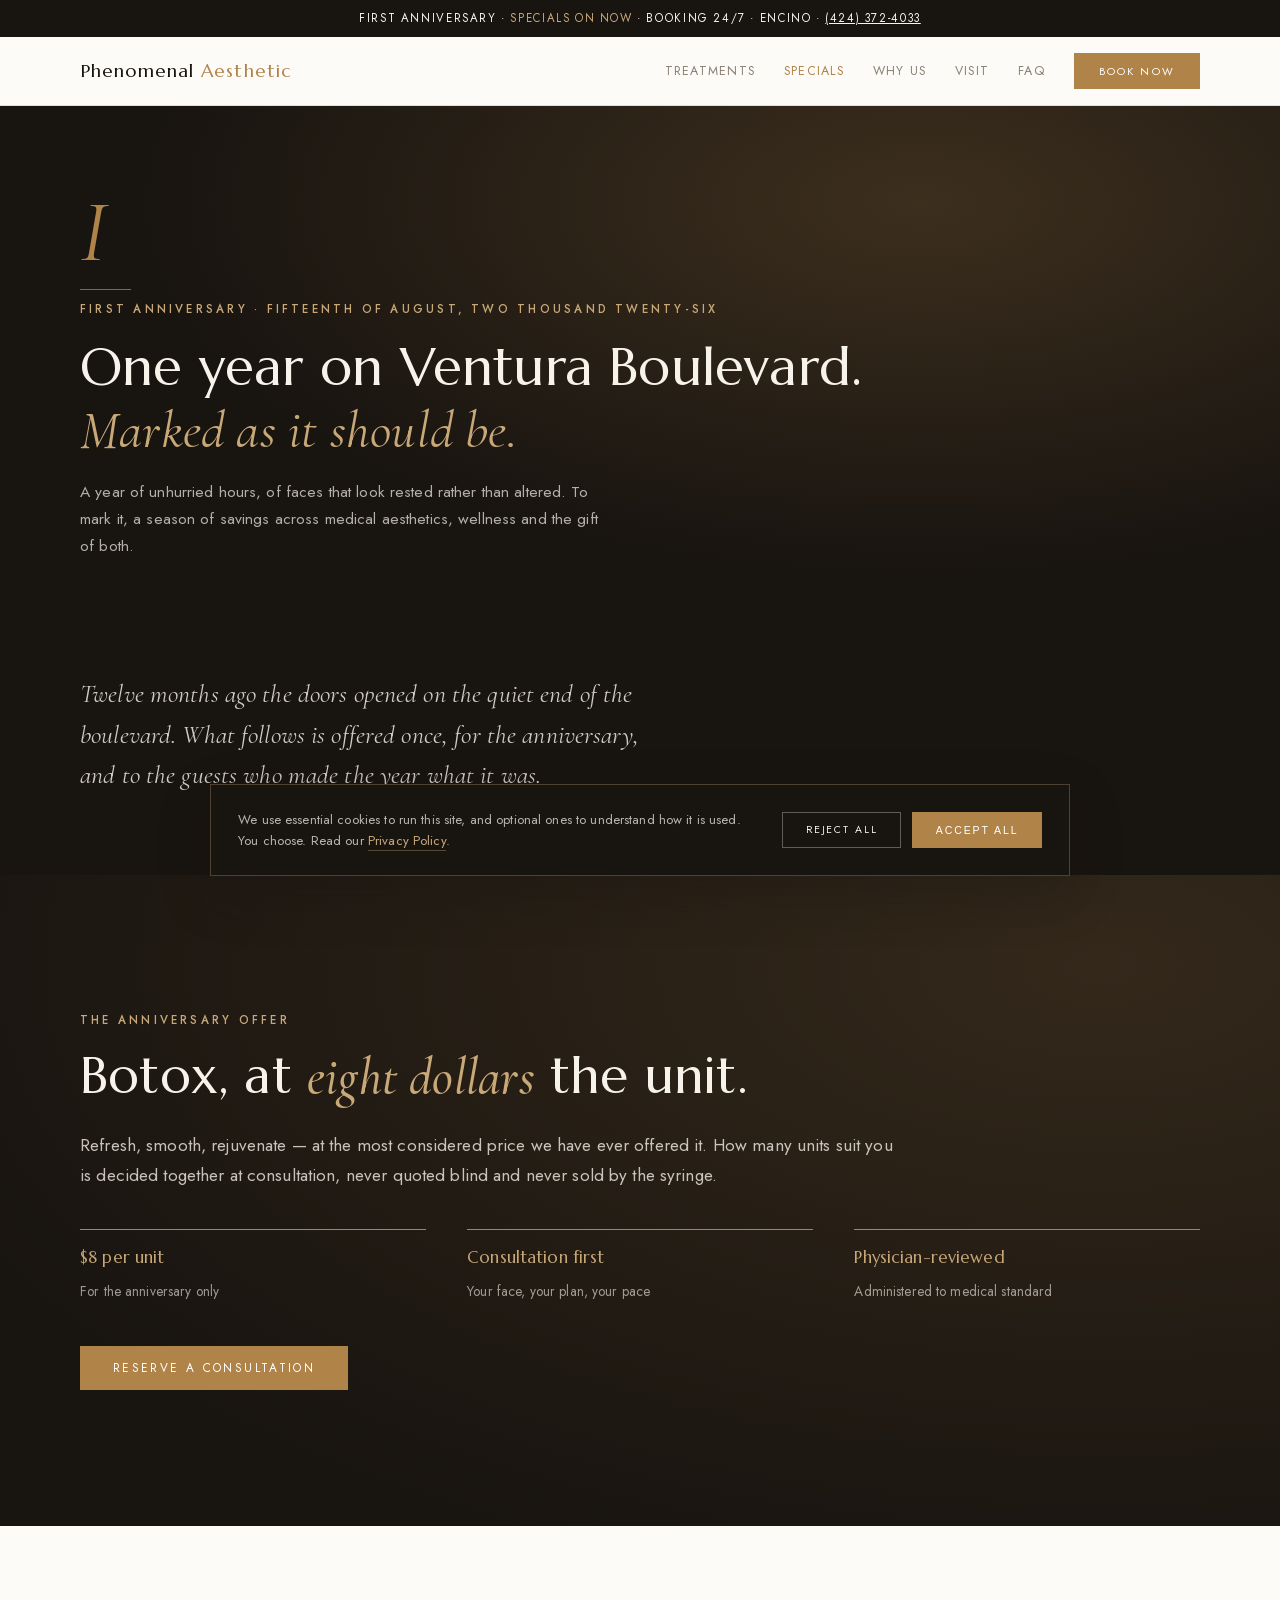
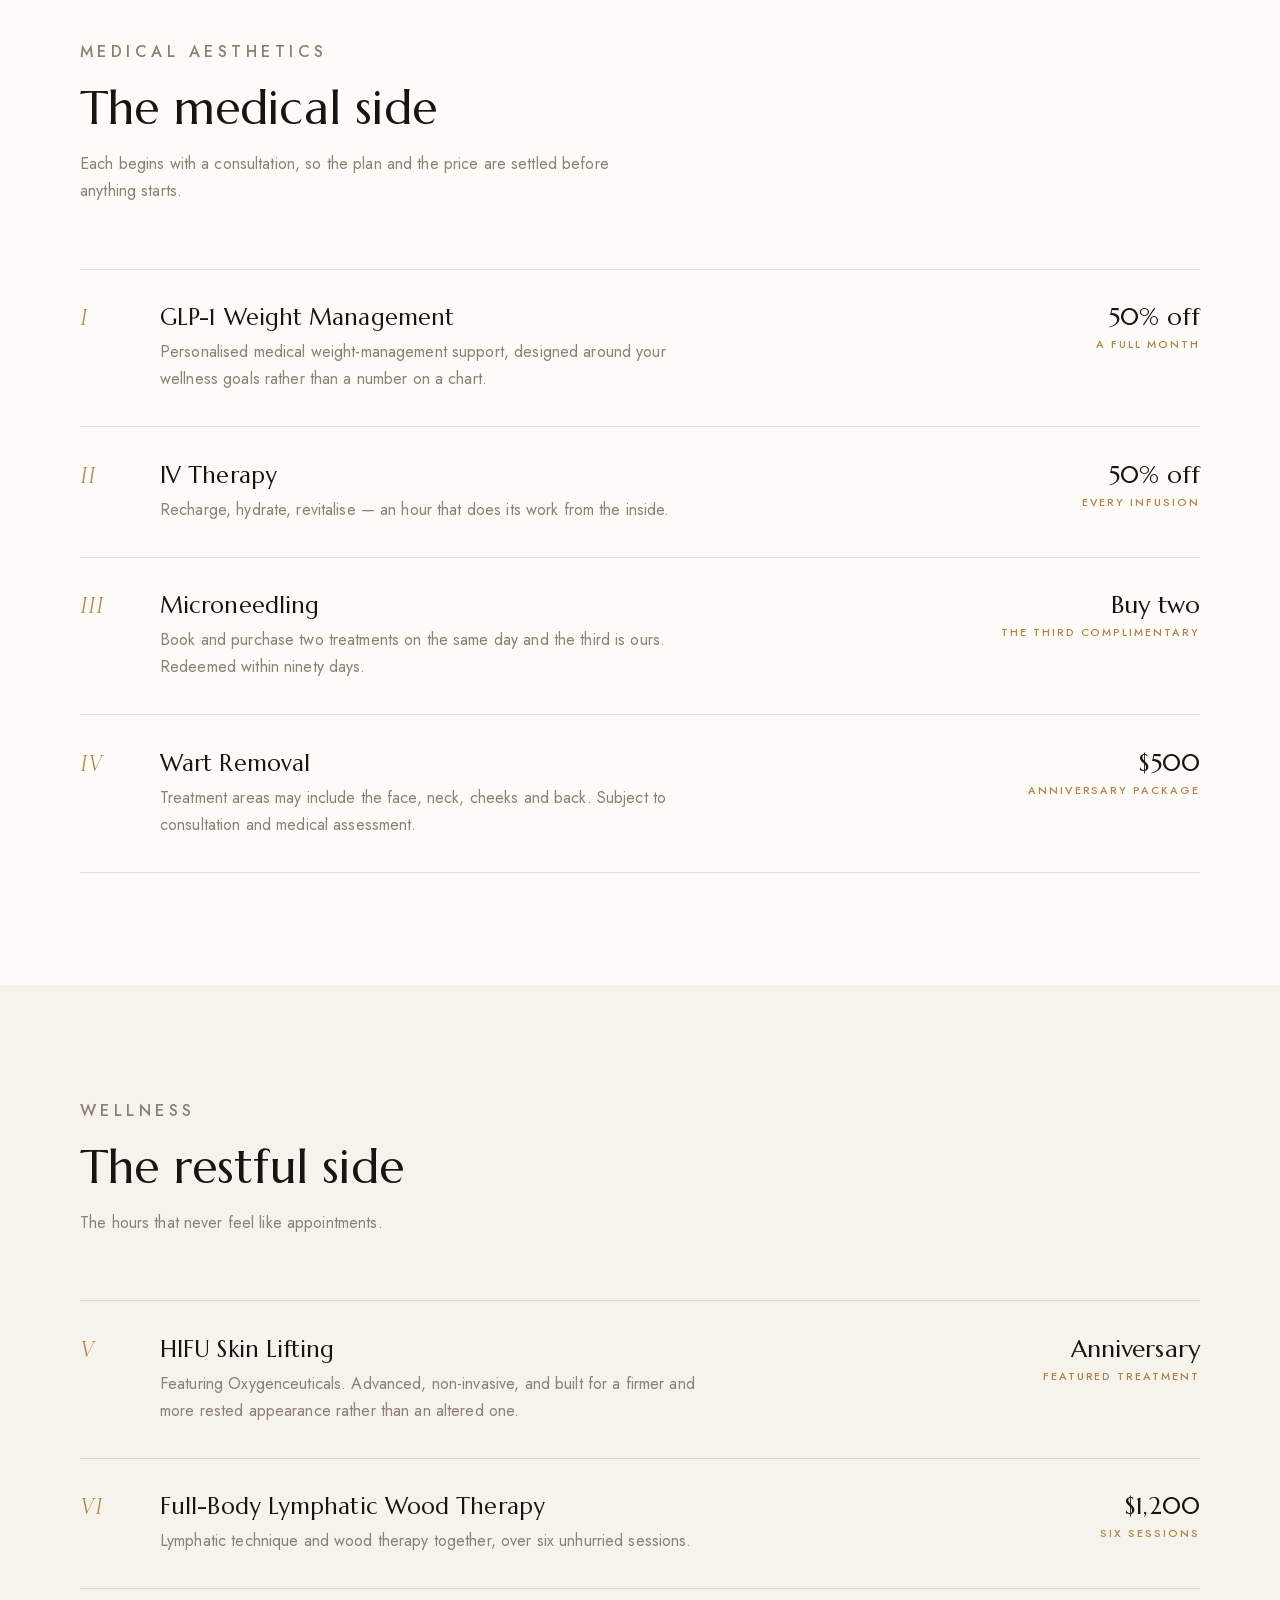
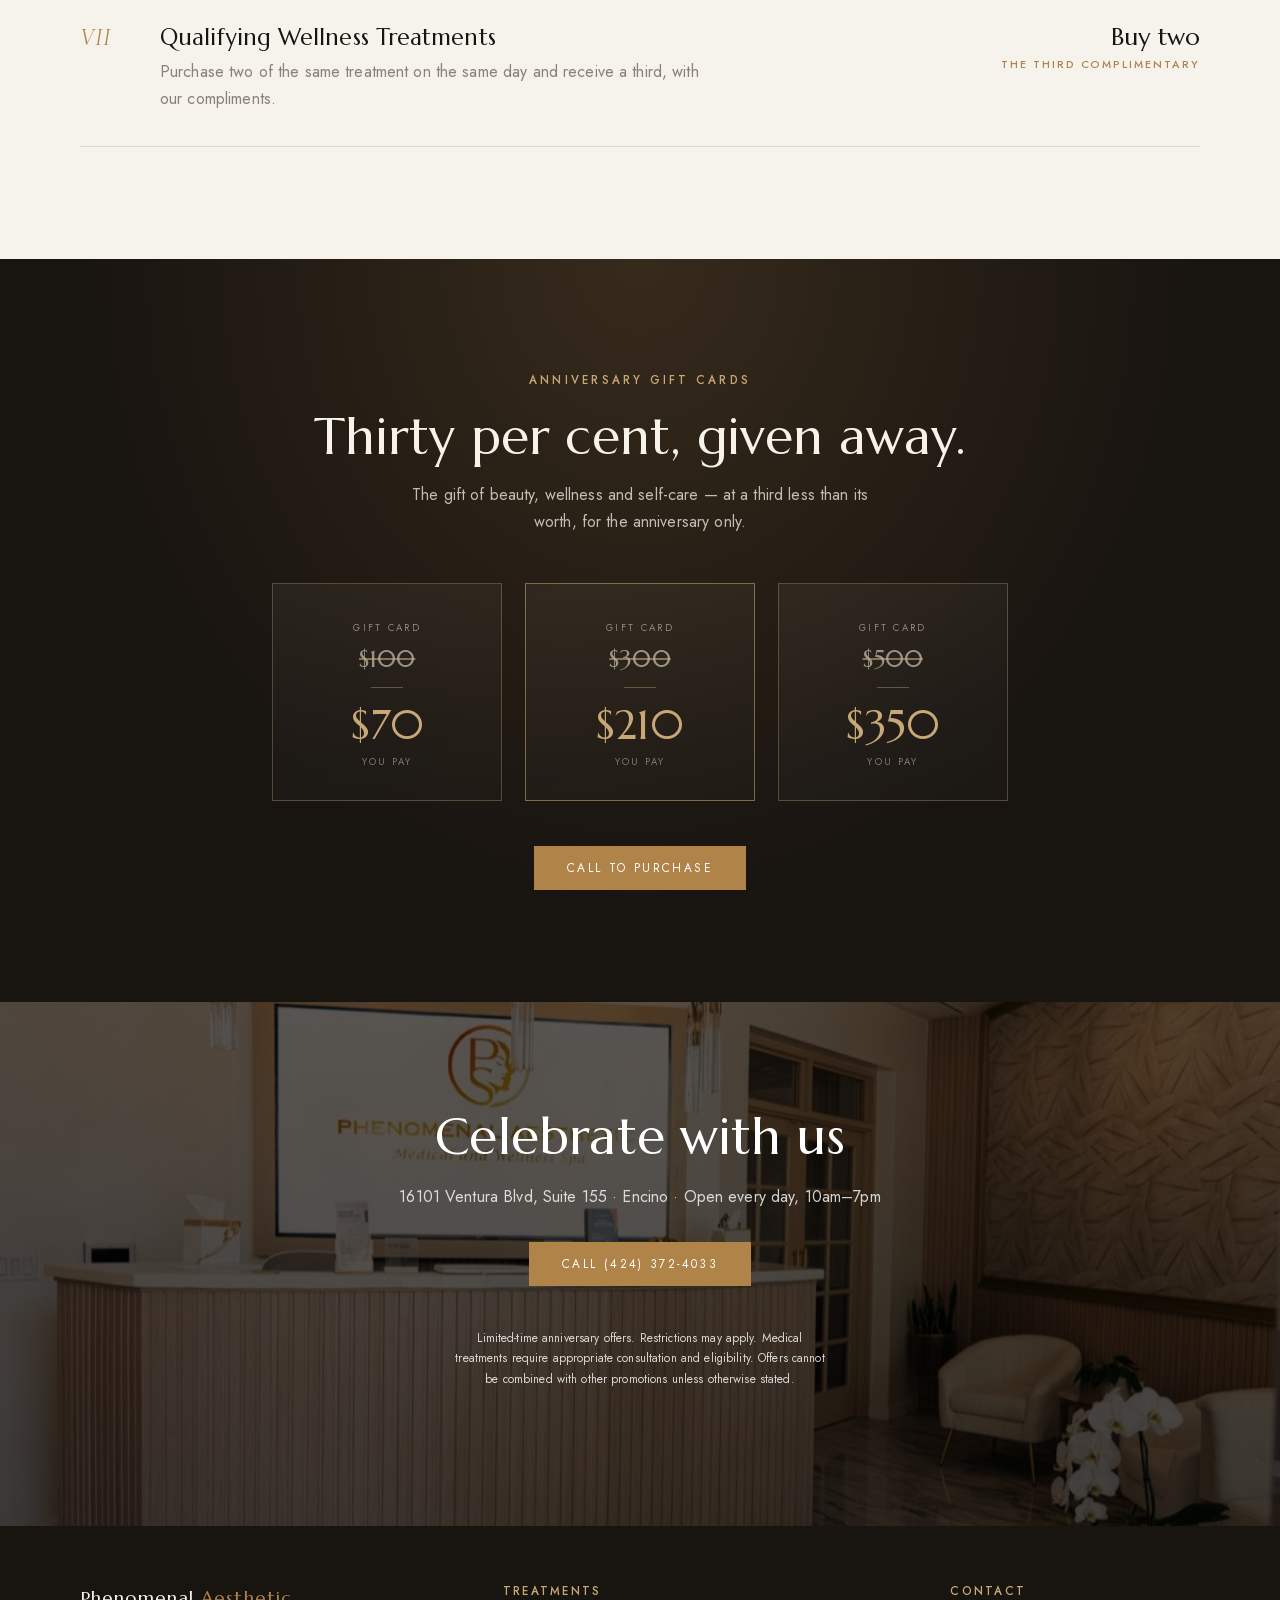
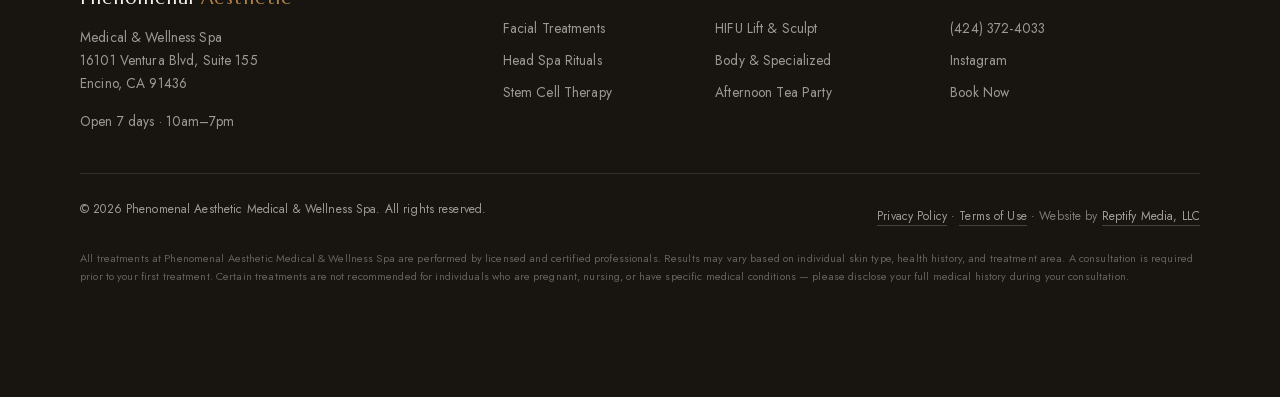
<file: specials.html>
<!DOCTYPE html>
<html lang="en">
<head>
<meta charset="UTF-8">
<meta name="viewport" content="width=device-width, initial-scale=1.0">
<title>Anniversary Specials | Phenomenal Aesthetic, Encino</title>
<meta name="description" content="First anniversary specials: Botox $8/unit, 50% off IV therapy and GLP-1, buy two get one free microneedling, 30% off gift cards. Encino, limited time.">
<meta property="og:type" content="website">
<meta property="og:site_name" content="Phenomenal Aesthetic Medical &amp; Wellness Spa">
<meta property="og:title" content="First Anniversary Specials | Phenomenal Aesthetic, Encino">
<meta property="og:description" content="Botox $8/unit, 50% off IV therapy and GLP-1, buy two get one free microneedling, 30% off gift cards. First anniversary, Encino.">
<meta property="og:url" content="https://phenomenalaestheticspa.com/specials.html">
<meta property="og:image" content="https://phenomenalaestheticspa.com/wp-content/uploads/2026/02/DSC08669-2048x1365.jpg">
<meta name="twitter:card" content="summary_large_image">
<meta name="robots" content="noindex,nofollow"><!-- DEMO: set to index,follow at launch -->
<link rel="canonical" href="https://phenomenalaestheticspa.com/specials.html">
<style>@font-face{font-family:'Marcellus';src:url('fonts/marcellus-400.woff2') format('woff2');font-weight:400;font-style:normal;font-display:block}@font-face{font-family:'Cormorant Garamond';src:url('fonts/cormorant-italic.woff2') format('woff2');font-weight:400 500;font-style:italic;font-display:block}@font-face{font-family:'Jost';src:url('fonts/jost.woff2') format('woff2');font-weight:300 500;font-style:normal;font-display:block}:root{--ink:#181410;--espresso:#241d16;--gold:#b08349;--gold-soft:#c9a878;--ivory:#f7f2ea;--porcelain:#fdfbf7;--stone:#8a8074;--line:rgba(24,20,16,.12);--serif:'Marcellus',Georgia,'Times New Roman',serif;--accent:'Cormorant Garamond',Georgia,serif;--sans:'Jost','Helvetica Neue',Helvetica,Arial,sans-serif;}*{margin:0;padding:0;box-sizing:border-box;-webkit-tap-highlight-color:transparent}html{scroll-behavior:smooth;background:#181410;overscroll-behavior-y:none}body{font-family:var(--sans);color:var(--ink);background:var(--porcelain) !important;line-height:1.7;font-weight:400;letter-spacing:.008em;-webkit-font-smoothing:antialiased;text-rendering:optimizeLegibility}img{max-width:100%;height:auto;display:block}a{color:inherit;text-decoration:none}h1,h2,h3{font-family:var(--serif);font-weight:400;line-height:1.18;letter-spacing:.004em}.wrap{width:min(1120px,92%);margin:0 auto}.eyebrow{font-size:.72rem;letter-spacing:.28em;text-transform:uppercase;color:var(--gold);margin-bottom:1rem;font-weight:500}.btn{display:inline-block;padding:.95rem 2rem;font-size:.74rem;letter-spacing:.2em;text-transform:uppercase;font-weight:400;text-align:center;line-height:1;transition:background .4s ease,color .4s ease,border-color .4s ease,transform .4s ease,box-shadow .4s ease}.btn-gold{background:var(--gold);color:#fff;border:1px solid var(--gold)}.btn-gold:hover{background:#9a7040;border-color:#9a7040}.btn-ghost{border:1px solid rgba(255,255,255,.5);color:#fff}.btn-ghost:hover{background:rgba(255,255,255,.12)}.btn-dark{border:1px solid var(--ink);color:var(--ink)}.btn-dark:hover{background:var(--ink);color:var(--ivory)}.announce{background:var(--ink);color:var(--ivory);text-align:center;font-size:.72rem;letter-spacing:.14em;text-transform:uppercase;padding:.55rem 1rem}.announce span{color:var(--gold-soft)}nav{position:relative;z-index:50;background:var(--porcelain);border-bottom:1px solid var(--line)}.nav-in{display:flex;align-items:center;justify-content:space-between;padding:1rem 0}.logo{font-family:var(--serif);font-size:1.15rem;letter-spacing:.06em}.logo em{font-style:normal;color:var(--gold)}.nav-links{display:flex;align-items:center;gap:1.8rem;font-size:.78rem;letter-spacing:.1em;text-transform:uppercase;color:var(--stone)}.nav-links a:hover{color:var(--ink)}.nav-cta{background:var(--gold);color:#fff;border:1px solid var(--gold);padding:.72rem 1.5rem;font-size:.68rem;letter-spacing:.2em;text-transform:uppercase;font-weight:400;line-height:1}.nav-links .nav-cta{color:#fff}@media(max-width:820px){.nav-links a:not(.nav-cta){display:none}}.hero{position:relative;min-height:88svh;display:flex;align-items:flex-end;color:#fff;isolation:isolate;overflow:hidden}.hero::before{content:"";position:absolute;inset:0;background:#241d16 url('images/hero-lounge.jpg') center 30%/cover no-repeat;z-index:-2}.hero::after{content:"";position:absolute;inset:0;background:linear-gradient(180deg,rgba(36,29,22,.44) 0%,rgba(28,22,17,.6) 50%,rgba(24,20,16,.93) 100%);z-index:-1}.hero-in{padding:4.5rem 0 4rem}.hero .eyebrow{color:var(--gold-soft)}.hero h1{font-size:clamp(2.6rem,8vw,5.2rem);max-width:14ch;margin-bottom:1.2rem}.hero h1 em{font-family:var(--accent);font-style:italic;font-weight:500;color:var(--gold-soft)}.hero p{max-width:46ch;font-size:1.02rem;color:rgba(255,255,255,.85);margin-bottom:1.8rem}.proof-badge{display:inline-flex;align-items:center;gap:.5rem;background:rgba(24,20,16,.55);border:1px solid rgba(255,255,255,.28);backdrop-filter:blur(6px);padding:.5rem 1rem;font-size:.78rem;letter-spacing:.06em;margin-bottom:1.6rem;flex-wrap:wrap;justify-content:center}@media(max-width:640px){.proof-badge .badge-tail{display:none}}.proof-badge b{color:var(--gold-soft);font-weight:600}.hero-ctas{display:flex;gap:.9rem;flex-wrap:wrap}@media(max-width:640px){.hero-ctas{flex-direction:column}.hero-ctas .btn{width:100%}}.strip{background:var(--ink);color:var(--ivory)}.strip-in{display:grid;grid-template-columns:repeat(4,1fr);text-align:center;padding:1.4rem 0;gap:1rem}.strip b{display:block;font-family:var(--serif);font-size:1.05rem;color:var(--gold-soft);font-weight:400}.strip .strip-lead b{color:var(--gold)}.strip span{font-size:.7rem;letter-spacing:.14em;text-transform:uppercase;color:rgba(247,242,234,.6)}@media(max-width:720px){.strip-in{grid-template-columns:repeat(2,1fr);gap:1.4rem 1rem}}section{padding:8.5rem 0}.sec-head{max-width:58ch;margin-bottom:4rem}.sec-head h2{font-size:clamp(1.9rem,4.5vw,2.9rem);margin-bottom:.9rem}.sec-head p{color:var(--stone);font-size:1rem}.page-hero{background:var(--ink) !important;color:var(--ivory);padding:6.5rem 0 5rem;height:420px;display:flex;align-items:flex-start;overflow:hidden}.page-hero h1{margin-top:0}.page-hero .eyebrow{margin-bottom:1.1rem}.page-hero .eyebrow{color:var(--gold-soft)}.page-hero h1{font-family:var(--serif);font-size:clamp(2.1rem,5vw,3.3rem);font-weight:400;max-width:22ch}.page-hero p.lead{color:rgba(247,242,234,.7);max-width:52ch;margin-top:1.1rem;font-size:.98rem}.nav-links a.active{color:var(--gold)}.nav-toggle{display:none;width:44px;height:44px;border:none;background:none;cursor:pointer;padding:0;position:relative;z-index:82;margin-right:-.5rem}.nav-toggle span{display:block;width:22px;height:1px;background:var(--ink);margin:0 auto;transition:transform .45s cubic-bezier(.25,.6,.3,1),opacity .3s ease,background .3s ease}.nav-toggle span:first-child{transform:translateY(-3px)}.nav-toggle span:last-child{transform:translateY(3px)}body.menu-open .nav-toggle span{background:var(--ivory)}body.menu-open .nav-toggle span:first-child{transform:translateY(.5px) rotate(45deg)}body.menu-open .nav-toggle span:last-child{transform:translateY(-.5px) rotate(-45deg)}@media(max-width:820px){.nav-toggle{display:block}nav .nav-links{position:fixed;inset:0;background:var(--ink);flex-direction:column;align-items:flex-start;justify-content:center;gap:0;padding:0 2rem;z-index:80;opacity:0;visibility:hidden;transition:opacity .5s cubic-bezier(.25,.6,.3,1),visibility .5s}body.menu-open nav .nav-links{opacity:1;visibility:visible}nav .nav-links a:not(.nav-cta){display:block;font-family:var(--serif);font-size:1.32rem;letter-spacing:.02em;text-transform:none;color:var(--ivory);padding:.62rem 0;width:100%;opacity:0;transform:translateY(14px);transition:opacity .5s cubic-bezier(.25,.6,.3,1),transform .5s cubic-bezier(.25,.6,.3,1),color .3s}body.menu-open nav .nav-links a:not(.nav-cta){opacity:1;transform:none}body.menu-open nav .nav-links a:nth-of-type(1){transition-delay:.1s}body.menu-open nav .nav-links a:nth-of-type(2){transition-delay:.16s}body.menu-open nav .nav-links a:nth-of-type(3){transition-delay:.22s}body.menu-open nav .nav-links a:nth-of-type(4){transition-delay:.28s}nav .nav-links a:not(.nav-cta):hover{color:var(--gold-soft)}nav .nav-links .nav-cta{display:none}nav .nav-links::after{content:"16101 Ventura Blvd, Suite 155 · Encino";position:absolute;bottom:6.5rem;left:2rem;right:2rem;font-size:.7rem;letter-spacing:.16em;text-transform:uppercase;color:rgba(247,242,234,.42);opacity:0;transition:opacity .5s ease .34s}body.menu-open nav .nav-links::after{opacity:1}body.menu-open{overflow:hidden}nav{background:var(--porcelain)}body.menu-open nav{background:transparent;border-bottom-color:transparent}body.menu-open .logo{color:var(--ivory);position:relative;z-index:82}.svc a,.menu-item a,.p-more{display:inline-block;padding:.62rem 0}footer li a{display:inline-block;padding:.34rem 0}.announce a{display:inline-block;padding:.3rem .2rem}.foot-legal-links a{display:inline-block;padding:.3rem 0}.visit-card a[href^="tel"],.visit-card a[href^="https://www.instagram"]{display:inline-block;padding:.25rem 0}}@media(prefers-reduced-motion:reduce){nav .nav-links,nav .nav-links a,.nav-toggle span{transition:none}}.page-hero .wrap{width:min(1120px,92%)}.page-hero p.lead{max-width:52ch}@media(max-width:820px){.page-hero{height:auto;min-height:300px;padding:3.4rem 0 3rem}}.reviews .sec-head{margin:0 auto 3.4rem;text-align:center}.reviews .sec-head h2{color:var(--ivory)}.review-rail{position:relative;overflow:hidden}.review-rail + .review-rail{margin-top:1.5rem}.review-track{display:flex;align-items:stretch;gap:1.5rem;width:max-content;will-change:transform}.review-track--a{animation:driftLeft 168s linear infinite}.review-track--b{animation:driftRight 196s linear infinite}.review-rail:hover .review-track,.review-rail:focus-within .review-track{animation-play-state:paused}@keyframes driftLeft{from{transform:translate3d(0,0,0)}to{transform:translate3d(-50%,0,0)}}@keyframes driftRight{from{transform:translate3d(-50%,0,0)}to{transform:translate3d(0,0,0)}}.review-card{flex:0 0 clamp(310px,25vw,368px);text-align:left;position:relative;border:1px solid rgba(201,168,120,.2);background:linear-gradient(158deg,rgba(247,242,234,.055),rgba(247,242,234,.012));padding:2.2rem 2rem 1.9rem;display:flex;flex-direction:column;transition:border-color .6s ease,background .6s ease}.review-card:hover{border-color:rgba(201,168,120,.46);background:linear-gradient(158deg,rgba(247,242,234,.08),rgba(247,242,234,.02))}.rc-stars{color:var(--gold-soft);letter-spacing:.26em;font-size:.72rem;margin-bottom:1.3rem}.review-card p{font-family:var(--sans);font-weight:300;font-size:.96rem;line-height:1.85;letter-spacing:.006em;color:rgba(250,247,241,.93);margin:0 0 1.7rem;flex:1;text-wrap:pretty}.rc-name{font-family:var(--serif);font-size:.95rem;color:var(--ivory);letter-spacing:.02em;padding-top:1.1rem;border-top:1px solid rgba(201,168,120,.2)}.rc-source{display:block;font-size:.6rem;letter-spacing:.22em;text-transform:uppercase;color:var(--gold-soft);margin-top:.4rem}.rc-treatment{display:block;font-size:.6rem;letter-spacing:.16em;text-transform:uppercase;color:rgba(247,242,234,.42);margin-top:.22rem}@media(max-width:860px){.review-rail{overflow-x:auto;scroll-snap-type:x mandatory;-webkit-overflow-scrolling:touch;scrollbar-width:none;padding-inline:1.1rem}.review-rail::-webkit-scrollbar{display:none}.review-track{animation:none !important;width:auto;gap:1rem}.review-card{flex:0 0 78vw;scroll-snap-align:center;padding:1.8rem 1.6rem 1.6rem}.review-card p{font-size:.98rem;line-height:1.8}.review-rail + .review-rail{margin-top:1rem}}@media(prefers-reduced-motion:reduce){.review-track{animation:none}.review-rail{overflow-x:auto;scroll-snap-type:x mandatory}.review-card{scroll-snap-align:start}}</style>
<script>document.documentElement.className+=' js'</script>
<link rel="preload" as="font" type="font/woff2" href="fonts/marcellus-400.woff2" crossorigin>
<link rel="preload" as="font" type="font/woff2" href="fonts/jost.woff2" crossorigin>
<link rel="preload" as="font" type="font/woff2" href="fonts/cormorant-italic.woff2" crossorigin>
<link rel="stylesheet" href="style.css?v=3015f65">
<script type="application/ld+json">
{
  "@context": "https://schema.org",
  "@type": "BreadcrumbList",
  "itemListElement": [
    {
      "@type": "ListItem",
      "position": 1,
      "name": "Home",
      "item": "https://phenomenalaestheticspa.com/"
    },
    {
      "@type": "ListItem",
      "position": 2,
      "name": "Anniversary Specials",
      "item": "https://phenomenalaestheticspa.com/specials.html"
    }
  ]
}
</script>
<script type="application/ld+json">
{
  "@context": "https://schema.org",
  "@type": "MedicalSpa",
  "@id": "https://phenomenalaestheticspa.com/#business",
  "name": "Phenomenal Aesthetic Medical & Wellness Spa",
  "url": "https://phenomenalaestheticspa.com/",
  "telephone": "+14243724033",
  "priceRange": "$$$",
  "address": {
    "@type": "PostalAddress",
    "streetAddress": "16101 Ventura Blvd, Suite 155",
    "addressLocality": "Encino",
    "addressRegion": "CA",
    "postalCode": "91436",
    "addressCountry": "US"
  },
  "geo": {
    "@type": "GeoCoordinates",
    "latitude": 34.1554,
    "longitude": -118.4844
  },
  "openingHoursSpecification": {
    "@type": "OpeningHoursSpecification",
    "dayOfWeek": [
      "Monday",
      "Tuesday",
      "Wednesday",
      "Thursday",
      "Friday",
      "Saturday",
      "Sunday"
    ],
    "opens": "10:00",
    "closes": "19:00"
  },
  "aggregateRating": {
    "@type": "AggregateRating",
    "ratingValue": "5.0",
    "reviewCount": "19",
    "bestRating": "5"
  },
  "areaServed": [
    "Encino",
    "Sherman Oaks",
    "Studio City",
    "Tarzana",
    "Los Angeles"
  ]
}
</script>
<script type="application/ld+json">
{
  "@context": "https://schema.org",
  "@type": "ItemList",
  "name": "First Anniversary Specials — Phenomenal Aesthetic Medical & Wellness Spa",
  "description": "Limited-time first anniversary offers, 15 August 2026.",
  "itemListElement": [
    {
      "@type": "ListItem",
      "position": 1,
      "item": {
        "@type": "Service",
        "name": "Botox",
        "description": "Anniversary special, $8 per unit. Refresh, smooth, rejuvenate.",
        "provider": {
          "@id": "https://phenomenalaestheticspa.com/#business"
        },
        "offers": {
          "@type": "Offer",
          "availability": "https://schema.org/LimitedAvailability",
          "validFrom": "2026-08-15",
          "priceCurrency": "USD",
          "seller": {
            "@id": "https://phenomenalaestheticspa.com/#business"
          },
          "price": "8"
        }
      }
    },
    {
      "@type": "ListItem",
      "position": 2,
      "item": {
        "@type": "Service",
        "name": "GLP-1 Weight Management",
        "description": "50% off a full month programme. Personalised medical weight-management support.",
        "provider": {
          "@id": "https://phenomenalaestheticspa.com/#business"
        },
        "offers": {
          "@type": "Offer",
          "availability": "https://schema.org/LimitedAvailability",
          "validFrom": "2026-08-15",
          "priceCurrency": "USD",
          "seller": {
            "@id": "https://phenomenalaestheticspa.com/#business"
          }
        }
      }
    },
    {
      "@type": "ListItem",
      "position": 3,
      "item": {
        "@type": "Service",
        "name": "IV Therapy",
        "description": "50% off. Recharge, hydrate, revitalise.",
        "provider": {
          "@id": "https://phenomenalaestheticspa.com/#business"
        },
        "offers": {
          "@type": "Offer",
          "availability": "https://schema.org/LimitedAvailability",
          "validFrom": "2026-08-15",
          "priceCurrency": "USD",
          "seller": {
            "@id": "https://phenomenalaestheticspa.com/#business"
          }
        }
      }
    },
    {
      "@type": "ListItem",
      "position": 4,
      "item": {
        "@type": "Service",
        "name": "Microneedling",
        "description": "Buy two, get one free. Purchase two on the same day; third redeemed within 90 days.",
        "provider": {
          "@id": "https://phenomenalaestheticspa.com/#business"
        },
        "offers": {
          "@type": "Offer",
          "availability": "https://schema.org/LimitedAvailability",
          "validFrom": "2026-08-15",
          "priceCurrency": "USD",
          "seller": {
            "@id": "https://phenomenalaestheticspa.com/#business"
          }
        }
      }
    },
    {
      "@type": "ListItem",
      "position": 5,
      "item": {
        "@type": "Service",
        "name": "Wart Removal",
        "description": "Anniversary package $500. May include face, neck, cheeks and back.",
        "provider": {
          "@id": "https://phenomenalaestheticspa.com/#business"
        },
        "offers": {
          "@type": "Offer",
          "availability": "https://schema.org/LimitedAvailability",
          "validFrom": "2026-08-15",
          "priceCurrency": "USD",
          "seller": {
            "@id": "https://phenomenalaestheticspa.com/#business"
          },
          "price": "500"
        }
      }
    },
    {
      "@type": "ListItem",
      "position": 6,
      "item": {
        "@type": "Service",
        "name": "HIFU Skin Lifting",
        "description": "Featuring Oxygenceuticals. Non-invasive lifting and firming.",
        "provider": {
          "@id": "https://phenomenalaestheticspa.com/#business"
        },
        "offers": {
          "@type": "Offer",
          "availability": "https://schema.org/LimitedAvailability",
          "validFrom": "2026-08-15",
          "priceCurrency": "USD",
          "seller": {
            "@id": "https://phenomenalaestheticspa.com/#business"
          }
        }
      }
    },
    {
      "@type": "ListItem",
      "position": 7,
      "item": {
        "@type": "Service",
        "name": "Full-Body Lymphatic Wood Therapy",
        "description": "Six sessions for $1,200.",
        "provider": {
          "@id": "https://phenomenalaestheticspa.com/#business"
        },
        "offers": {
          "@type": "Offer",
          "availability": "https://schema.org/LimitedAvailability",
          "validFrom": "2026-08-15",
          "priceCurrency": "USD",
          "seller": {
            "@id": "https://phenomenalaestheticspa.com/#business"
          },
          "price": "1200"
        }
      }
    },
    {
      "@type": "ListItem",
      "position": 8,
      "item": {
        "@type": "Service",
        "name": "Gift Card $100",
        "description": "30% off — $70 for our anniversary.",
        "provider": {
          "@id": "https://phenomenalaestheticspa.com/#business"
        },
        "offers": {
          "@type": "Offer",
          "availability": "https://schema.org/LimitedAvailability",
          "validFrom": "2026-08-15",
          "priceCurrency": "USD",
          "seller": {
            "@id": "https://phenomenalaestheticspa.com/#business"
          },
          "price": "70"
        }
      }
    },
    {
      "@type": "ListItem",
      "position": 9,
      "item": {
        "@type": "Service",
        "name": "Gift Card $300",
        "description": "30% off — $210 for our anniversary.",
        "provider": {
          "@id": "https://phenomenalaestheticspa.com/#business"
        },
        "offers": {
          "@type": "Offer",
          "availability": "https://schema.org/LimitedAvailability",
          "validFrom": "2026-08-15",
          "priceCurrency": "USD",
          "seller": {
            "@id": "https://phenomenalaestheticspa.com/#business"
          },
          "price": "210"
        }
      }
    },
    {
      "@type": "ListItem",
      "position": 10,
      "item": {
        "@type": "Service",
        "name": "Gift Card $500",
        "description": "30% off — $350 for our anniversary.",
        "provider": {
          "@id": "https://phenomenalaestheticspa.com/#business"
        },
        "offers": {
          "@type": "Offer",
          "availability": "https://schema.org/LimitedAvailability",
          "validFrom": "2026-08-15",
          "priceCurrency": "USD",
          "seller": {
            "@id": "https://phenomenalaestheticspa.com/#business"
          },
          "price": "350"
        }
      }
    }
  ]
}
</script>
<script type="application/ld+json">
{
  "@context": "https://schema.org",
  "@type": "FAQPage",
  "mainEntity": [
    {
      "@type": "Question",
      "name": "What are the anniversary specials at Phenomenal Aesthetic?",
      "acceptedAnswer": {
        "@type": "Answer",
        "text": "For our first anniversary on 15 August 2026: Botox at $8 per unit, 50% off our GLP-1 weight-management programme, 50% off IV therapy, buy two get one free on microneedling, a $500 wart removal package, six sessions of full-body lymphatic wood therapy for $1,200, buy two get one free on qualifying wellness treatments, and 30% off gift cards."
      }
    },
    {
      "@type": "Question",
      "name": "How much is Botox at Phenomenal Aesthetic?",
      "acceptedAnswer": {
        "@type": "Answer",
        "text": "$8 per unit for our first anniversary. The number of units is decided at consultation rather than quoted in advance."
      }
    },
    {
      "@type": "Question",
      "name": "How much are the gift cards?",
      "acceptedAnswer": {
        "@type": "Answer",
        "text": "30% off for the anniversary: a $100 card is $70, a $300 card is $210, and a $500 card is $350."
      }
    },
    {
      "@type": "Question",
      "name": "Do you offer IV therapy or medical weight management?",
      "acceptedAnswer": {
        "@type": "Answer",
        "text": "Both. IV therapy is 50% off for the anniversary, and our GLP-1 medical weight-management programme is 50% off a full month. Each begins with a consultation to confirm eligibility."
      }
    },
    {
      "@type": "Question",
      "name": "Where is Phenomenal Aesthetic Medical & Wellness Spa?",
      "acceptedAnswer": {
        "@type": "Answer",
        "text": "16101 Ventura Blvd, Suite 155, Encino, CA 91436. Open every day, 10am to 7pm, with bookings taken around the clock by phone at (424) 372-4033."
      }
    }
  ]
}
</script>
</head>
<body>

<div class="announce"><a href="specials.html">First Anniversary · <span>Specials on now</span></a> · Booking 24/7 · Encino · <a href="tel:+14243724033" style="text-decoration:underline">(424) 372-4033</a></div>

<nav>
  <div class="wrap nav-in">
    <a class="logo" href="index.html">Phenomenal <em>Aesthetic</em></a>
    <div class="nav-links" id="navMenu">
      <a href="treatments.html">Treatments</a>
      <a href="specials.html" class="active">Specials</a>
      <a href="why-us.html">Why Us</a>
      <a href="visit.html">Visit</a>
      <a href="faq.html">FAQ</a>
      <a class="nav-cta" href="treatments.html">Book Now</a>
    </div>
      <button class="nav-toggle" type="button" aria-label="Open menu" aria-expanded="false" aria-controls="navMenu">
        <span></span><span></span>
      </button>
  </div>
</nav>

<header class="page-hero anniv-hero">
  <div class="wrap">
    <p class="anniv-mark">I</p>
    <p class="eyebrow">First Anniversary &middot; Fifteenth of August, Two Thousand Twenty-Six</p>
    <h1>One year on Ventura Boulevard. <em style="font-family:var(--accent);font-style:italic;color:var(--gold-soft)">Marked as it should be.</em></h1>
    <p class="lead">A year of unhurried hours, of faces that look rested rather than altered. To mark it,
    a season of savings across medical aesthetics, wellness and the gift of both.</p>
  </div>
</header>

<section class="anniv-note">
  <div class="wrap">
    <p>Twelve months ago the doors opened on the quiet end of the boulevard. What follows is offered
    once, for the anniversary, and to the guests who made the year what it was.</p>
  </div>
</section>

<section class="flagship anniv-flagship">
  <div class="wrap">
    <p class="eyebrow">The Anniversary Offer</p>
    <h2>Botox, at <em>eight dollars</em> the unit.</h2>
    <p class="fl-lead">Refresh, smooth, rejuvenate &mdash; at the most considered price we have ever
    offered it. How many units suit you is decided together at consultation, never quoted blind and
    never sold by the syringe.</p>
    <div class="fl-points">
      <div><b>$8 per unit</b><span>For the anniversary only</span></div>
      <div><b>Consultation first</b><span>Your face, your plan, your pace</span></div>
      <div><b>Physician-reviewed</b><span>Administered to medical standard</span></div>
    </div>
    <a class="btn btn-gold" href="tel:+14243724033">Reserve a consultation</a>
  </div>
</section>

<section class="offer-sec">
  <div class="wrap">
    <div class="sec-head">
      <p class="eyebrow">Medical Aesthetics</p>
      <h2>The medical side</h2>
      <p>Each begins with a consultation, so the plan and the price are settled before anything starts.</p>
    </div>

    <ol class="offer-list">
      <li class="offer">
        <span class="offer-num">I</span>
        <div class="offer-body">
          <h3>GLP-1 Weight Management</h3>
          <p>Personalised medical weight-management support, designed around your wellness goals
          rather than a number on a chart.</p>
        </div>
        <p class="offer-deal">50% off<span>a full month</span></p>
      </li>
      <li class="offer">
        <span class="offer-num">II</span>
        <div class="offer-body">
          <h3>IV Therapy</h3>
          <p>Recharge, hydrate, revitalise &mdash; an hour that does its work from the inside.</p>
        </div>
        <p class="offer-deal">50% off<span>every infusion</span></p>
      </li>
      <li class="offer">
        <span class="offer-num">III</span>
        <div class="offer-body">
          <h3>Microneedling</h3>
          <p>Book and purchase two treatments on the same day and the third is ours. Redeemed within
          ninety days.</p>
        </div>
        <p class="offer-deal">Buy two<span>the third complimentary</span></p>
      </li>
      <li class="offer">
        <span class="offer-num">IV</span>
        <div class="offer-body">
          <h3>Wart Removal</h3>
          <p>Treatment areas may include the face, neck, cheeks and back. Subject to consultation and
          medical assessment.</p>
        </div>
        <p class="offer-deal">$500<span>anniversary package</span></p>
      </li>
    </ol>
  </div>
</section>

<section class="offer-sec offer-sec--alt">
  <div class="wrap">
    <div class="sec-head">
      <p class="eyebrow">Wellness</p>
      <h2>The restful side</h2>
      <p>The hours that never feel like appointments.</p>
    </div>

    <ol class="offer-list">
      <li class="offer">
        <span class="offer-num">V</span>
        <div class="offer-body">
          <h3>HIFU Skin Lifting</h3>
          <p>Featuring Oxygenceuticals. Advanced, non-invasive, and built for a firmer and more
          rested appearance rather than an altered one.</p>
        </div>
        <p class="offer-deal">Anniversary<span>featured treatment</span></p>
      </li>
      <li class="offer">
        <span class="offer-num">VI</span>
        <div class="offer-body">
          <h3>Full-Body Lymphatic Wood Therapy</h3>
          <p>Lymphatic technique and wood therapy together, over six unhurried sessions.</p>
        </div>
        <p class="offer-deal">$1,200<span>six sessions</span></p>
      </li>
      <li class="offer">
        <span class="offer-num">VII</span>
        <div class="offer-body">
          <h3>Qualifying Wellness Treatments</h3>
          <p>Purchase two of the same treatment on the same day and receive a third, with our
          compliments.</p>
        </div>
        <p class="offer-deal">Buy two<span>the third complimentary</span></p>
      </li>
    </ol>
  </div>
</section>

<section class="gift-sec">
  <div class="wrap">
    <p class="eyebrow">Anniversary Gift Cards</p>
    <h2>Thirty per cent, given away.</h2>
    <p class="gift-lead">The gift of beauty, wellness and self-care &mdash; at a third less than its worth,
    for the anniversary only.</p>
    <div class="gift-grid">
      <div class="gift-card">
        <p class="gc-label">Gift Card</p>
        <p class="gc-face">$100</p>
        <p class="gc-rule"></p>
        <p class="gc-pay">$70</p><p class="gc-you">you pay</p>
      </div>
      <div class="gift-card gift-card--mid">
        <p class="gc-label">Gift Card</p>
        <p class="gc-face">$300</p>
        <p class="gc-rule"></p>
        <p class="gc-pay">$210</p><p class="gc-you">you pay</p>
      </div>
      <div class="gift-card">
        <p class="gc-label">Gift Card</p>
        <p class="gc-face">$500</p>
        <p class="gc-rule"></p>
        <p class="gc-pay">$350</p><p class="gc-you">you pay</p>
      </div>
    </div>
    <a class="btn btn-gold" href="tel:+14243724033">Call to purchase</a>
  </div>
</section>

<section class="final">
  <div class="wrap">
    <h2>Celebrate with us</h2>
    <p>16101 Ventura Blvd, Suite 155 &middot; Encino &middot; Open every day, 10am&ndash;7pm</p>
    <a class="btn btn-gold" href="tel:+14243724033">Call (424) 372-4033</a>
    <p class="sp-terms">Limited-time anniversary offers. Restrictions may apply. Medical treatments
    require appropriate consultation and eligibility. Offers cannot be combined with other promotions
    unless otherwise stated.</p>
  </div>
</section>

<footer>
  <div class="wrap">
    <div class="foot-grid">
      <div>
        <span class="logo">Phenomenal <em>Aesthetic</em></span>
        <p>Medical &amp; Wellness Spa<br>16101 Ventura Blvd, Suite 155<br>Encino, CA 91436</p>
        <p style="margin-top:.9rem">Open 7 days &middot; 10am&ndash;7pm</p>
      </div>
      <div class="foot-treatments">
        <h4>Treatments</h4>
        <ul>
          <li><a href="treatments.html#facials">Facial Treatments</a></li>
          <li><a href="treatments.html#lift">HIFU Lift &amp; Sculpt</a></li>
          <li><a href="treatments.html#headspa">Head Spa Rituals</a></li>
          <li><a href="treatments.html#body">Body &amp; Specialized</a></li>
          <li><a href="treatments.html#stemcell">Stem Cell Therapy</a></li>
          <li><a href="treatments.html#tea">Afternoon Tea Party</a></li>
        </ul>
      </div>
      <div>
        <h4>Contact</h4>
        <ul>
          <li><a href="tel:+14243724033">(424) 372-4033</a></li>
          <li><a href="https://www.instagram.com/phenomenalaestheticspa/" target="_blank" rel="noopener">Instagram</a></li>
          <li><a href="treatments.html">Book Now</a></li>
        </ul>
      </div>
    </div>
    <div class="foot-base">
      <span>© 2026 Phenomenal Aesthetic Medical &amp; Wellness Spa. All rights reserved.</span>
      <span class="foot-legal-links"><a href="privacy.html">Privacy Policy</a> · <a href="terms.html">Terms of Use</a> · <span class="foot-credit">Website by <a href="https://reptifymedia.com" target="_blank" rel="noopener">Reptify Media, LLC</a></span></span>
    </div>
    <p class="foot-legal">All treatments at Phenomenal Aesthetic Medical &amp; Wellness Spa are performed by licensed and certified professionals. Results may vary based on individual skin type, health history, and treatment area. A consultation is required prior to your first treatment. Certain treatments are not recommended for individuals who are pregnant, nursing, or have specific medical conditions — please disclose your full medical history during your consultation.</p>
  </div>
</footer>

<div class="mobile-bar">
  <a class="mb-call" href="tel:+14243724033"><span>Call Now</span><small>(424) 372-4033</small></a>
  <a class="mb-book" href="tel:+14243724033"><span>Book Now</span><small data-avail>Open today</small></a>
</div>

<script src="main.js?v=3015f65" defer></script>
<script src="chat.js?v=3015f65" defer></script>
</body>
</html>
</file>
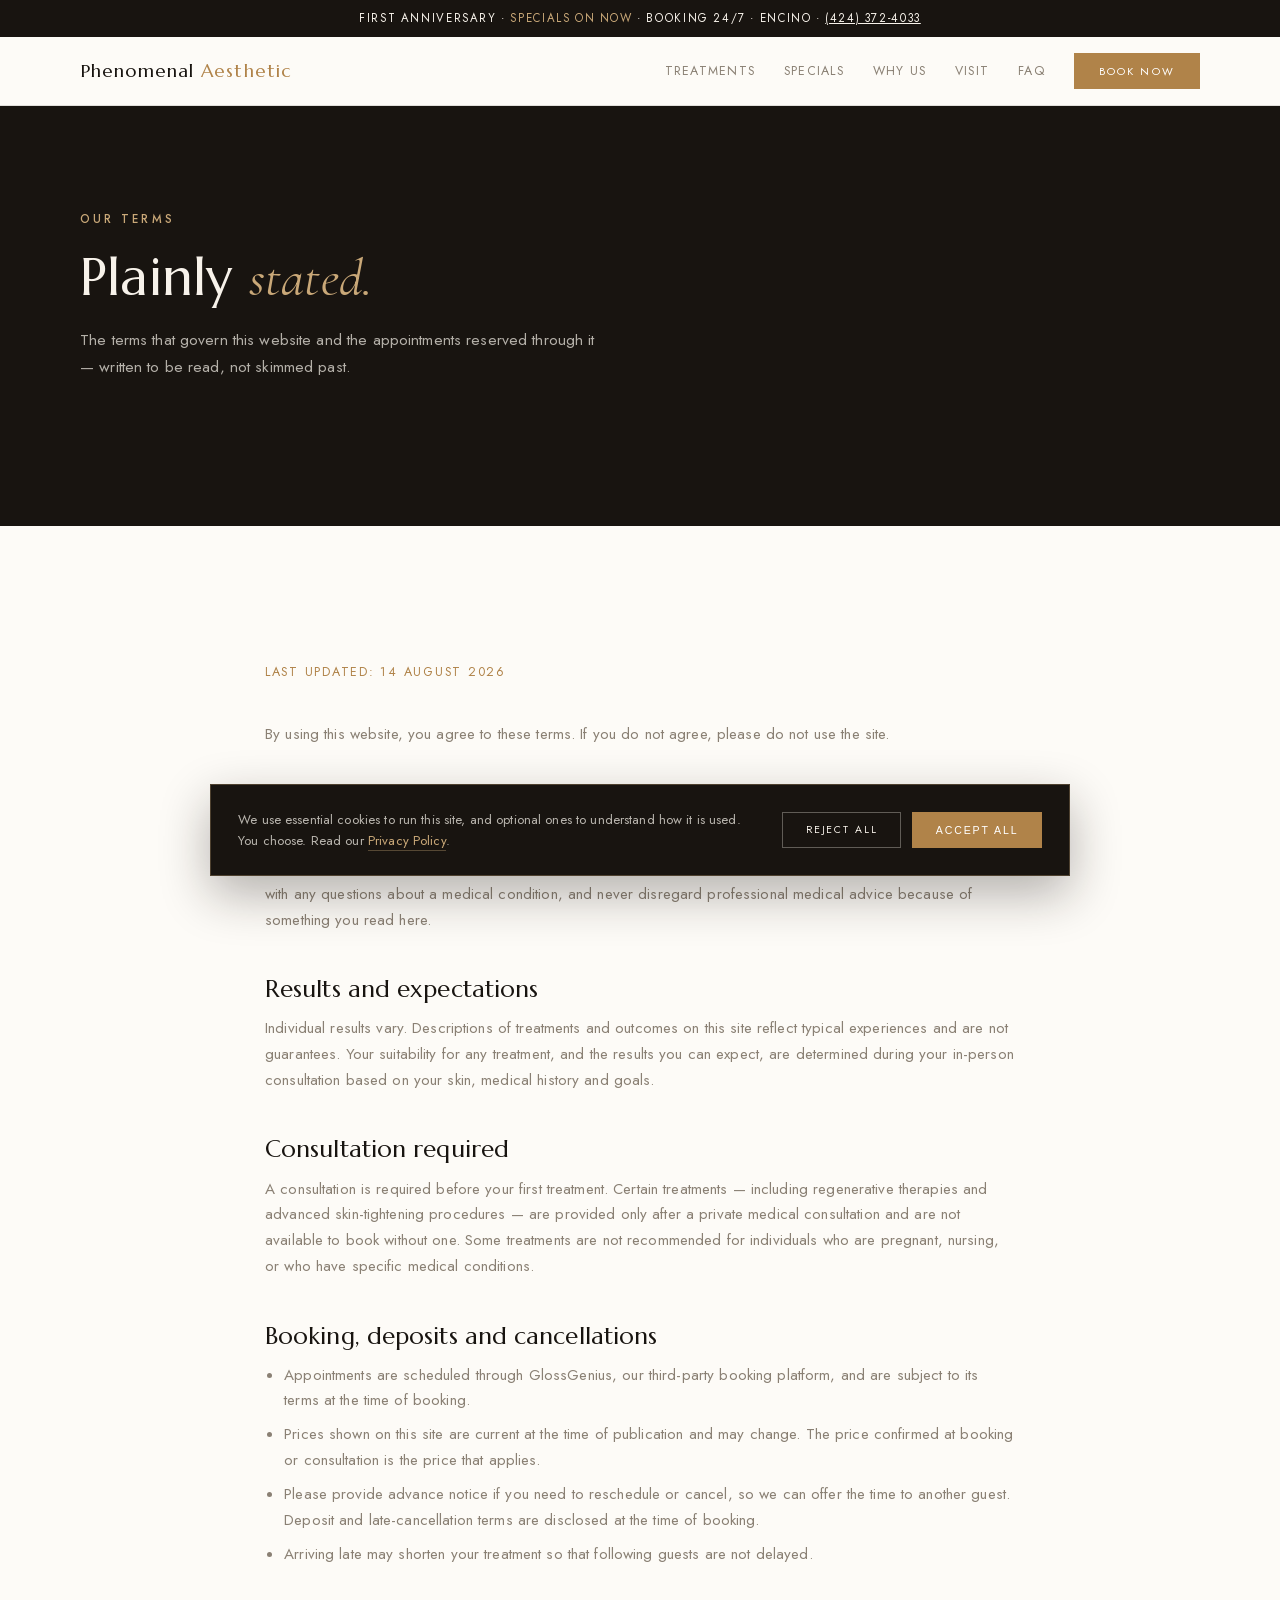
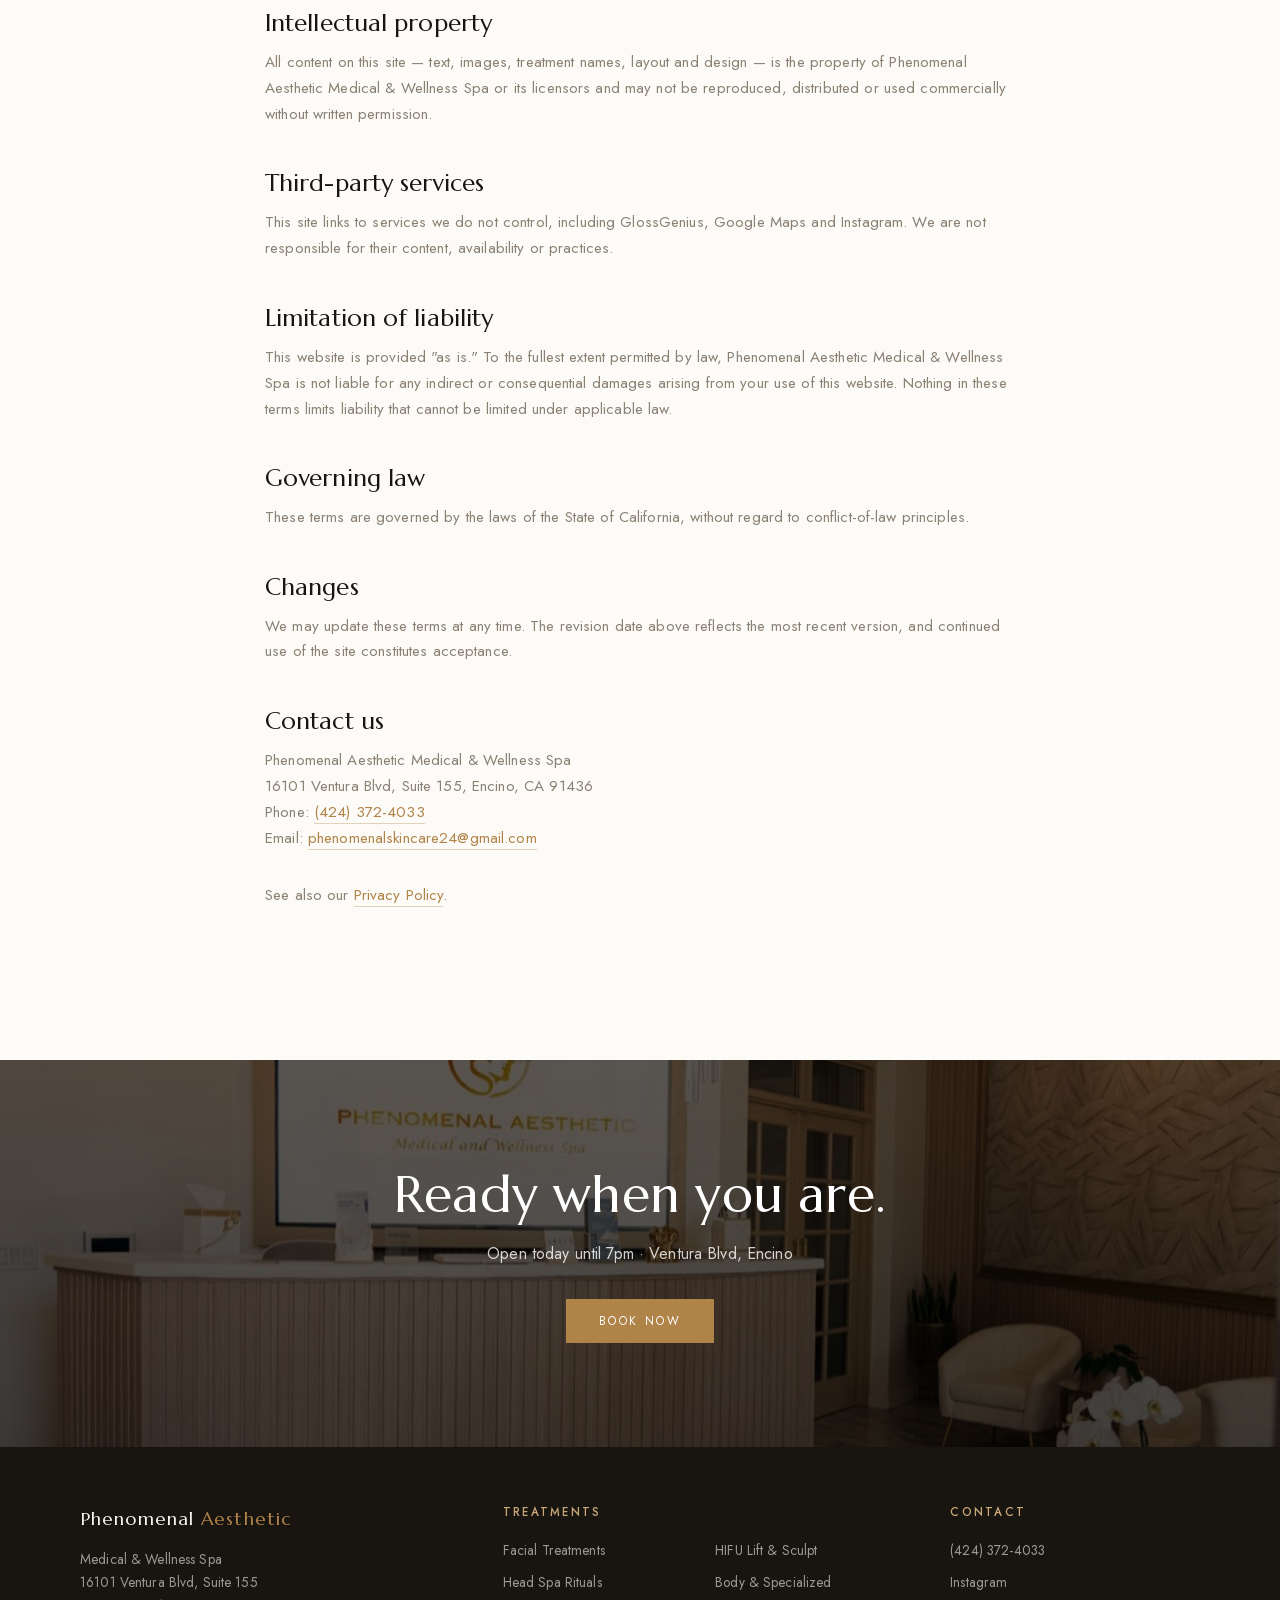
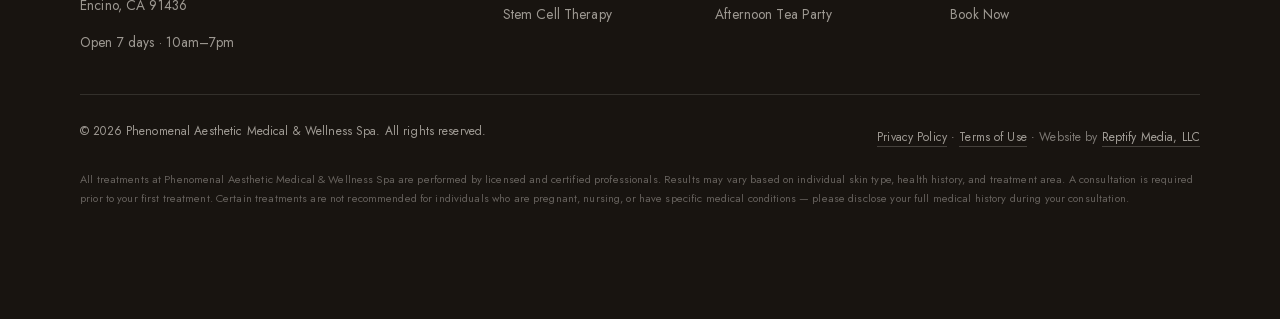
<file: terms.html>
<!DOCTYPE html>
<html lang="en">
<head>
<meta charset="UTF-8">
<meta name="viewport" content="width=device-width, initial-scale=1.0">
<title>Terms of Use | Phenomenal Aesthetic Spa</title>
<meta name="description" content="Terms governing use of this website: booking and cancellation, medical disclaimer, results policy and limits of liability. Encino, California.">
<meta property="og:type" content="website">
<meta property="og:site_name" content="Phenomenal Aesthetic Medical &amp; Wellness Spa">
<meta property="og:title" content="Terms of Use | Phenomenal Aesthetic Spa">
<meta property="og:description" content="Terms governing use of this website: booking and cancellation, medical disclaimer, results policy and limits of liability. Encino, California.">
<meta property="og:url" content="https://phenomenalaestheticspa.com/terms.html">
<meta property="og:image" content="https://phenomenalaestheticspa.com/wp-content/uploads/2026/02/DSC08669-2048x1365.jpg">
<meta name="twitter:card" content="summary_large_image">
<meta name="robots" content="noindex,nofollow"><!-- DEMO: set to index,follow at launch -->
<link rel="canonical" href="https://phenomenalaestheticspa.com/terms.html">
<style>@font-face{font-family:'Marcellus';src:url('fonts/marcellus-400.woff2') format('woff2');font-weight:400;font-style:normal;font-display:block}@font-face{font-family:'Cormorant Garamond';src:url('fonts/cormorant-italic.woff2') format('woff2');font-weight:400 500;font-style:italic;font-display:block}@font-face{font-family:'Jost';src:url('fonts/jost.woff2') format('woff2');font-weight:300 500;font-style:normal;font-display:block}:root{--ink:#181410;--espresso:#241d16;--gold:#b08349;--gold-soft:#c9a878;--ivory:#f7f2ea;--porcelain:#fdfbf7;--stone:#8a8074;--line:rgba(24,20,16,.12);--serif:'Marcellus',Georgia,'Times New Roman',serif;--accent:'Cormorant Garamond',Georgia,serif;--sans:'Jost','Helvetica Neue',Helvetica,Arial,sans-serif;}*{margin:0;padding:0;box-sizing:border-box;-webkit-tap-highlight-color:transparent}html{scroll-behavior:smooth;background:#181410;overscroll-behavior-y:none}body{font-family:var(--sans);color:var(--ink);background:var(--porcelain) !important;line-height:1.7;font-weight:400;letter-spacing:.008em;-webkit-font-smoothing:antialiased;text-rendering:optimizeLegibility}img{max-width:100%;height:auto;display:block}a{color:inherit;text-decoration:none}h1,h2,h3{font-family:var(--serif);font-weight:400;line-height:1.18;letter-spacing:.004em}.wrap{width:min(1120px,92%);margin:0 auto}.eyebrow{font-size:.72rem;letter-spacing:.28em;text-transform:uppercase;color:var(--gold);margin-bottom:1rem;font-weight:500}.btn{display:inline-block;padding:.95rem 2rem;font-size:.74rem;letter-spacing:.2em;text-transform:uppercase;font-weight:400;text-align:center;line-height:1;transition:background .4s ease,color .4s ease,border-color .4s ease,transform .4s ease,box-shadow .4s ease}.btn-gold{background:var(--gold);color:#fff;border:1px solid var(--gold)}.btn-gold:hover{background:#9a7040;border-color:#9a7040}.btn-ghost{border:1px solid rgba(255,255,255,.5);color:#fff}.btn-ghost:hover{background:rgba(255,255,255,.12)}.btn-dark{border:1px solid var(--ink);color:var(--ink)}.btn-dark:hover{background:var(--ink);color:var(--ivory)}.announce{background:var(--ink);color:var(--ivory);text-align:center;font-size:.72rem;letter-spacing:.14em;text-transform:uppercase;padding:.55rem 1rem}.announce span{color:var(--gold-soft)}nav{position:relative;z-index:50;background:var(--porcelain);border-bottom:1px solid var(--line)}.nav-in{display:flex;align-items:center;justify-content:space-between;padding:1rem 0}.logo{font-family:var(--serif);font-size:1.15rem;letter-spacing:.06em}.logo em{font-style:normal;color:var(--gold)}.nav-links{display:flex;align-items:center;gap:1.8rem;font-size:.78rem;letter-spacing:.1em;text-transform:uppercase;color:var(--stone)}.nav-links a:hover{color:var(--ink)}.nav-cta{background:var(--gold);color:#fff;border:1px solid var(--gold);padding:.72rem 1.5rem;font-size:.68rem;letter-spacing:.2em;text-transform:uppercase;font-weight:400;line-height:1}.nav-links .nav-cta{color:#fff}@media(max-width:820px){.nav-links a:not(.nav-cta){display:none}}.hero{position:relative;min-height:88svh;display:flex;align-items:flex-end;color:#fff;isolation:isolate;overflow:hidden}.hero::before{content:"";position:absolute;inset:0;background:#241d16 url('images/hero-lounge.jpg') center 30%/cover no-repeat;z-index:-2}.hero::after{content:"";position:absolute;inset:0;background:linear-gradient(180deg,rgba(36,29,22,.44) 0%,rgba(28,22,17,.6) 50%,rgba(24,20,16,.93) 100%);z-index:-1}.hero-in{padding:4.5rem 0 4rem}.hero .eyebrow{color:var(--gold-soft)}.hero h1{font-size:clamp(2.6rem,8vw,5.2rem);max-width:14ch;margin-bottom:1.2rem}.hero h1 em{font-family:var(--accent);font-style:italic;font-weight:500;color:var(--gold-soft)}.hero p{max-width:46ch;font-size:1.02rem;color:rgba(255,255,255,.85);margin-bottom:1.8rem}.proof-badge{display:inline-flex;align-items:center;gap:.5rem;background:rgba(24,20,16,.55);border:1px solid rgba(255,255,255,.28);backdrop-filter:blur(6px);padding:.5rem 1rem;font-size:.78rem;letter-spacing:.06em;margin-bottom:1.6rem;flex-wrap:wrap;justify-content:center}@media(max-width:640px){.proof-badge .badge-tail{display:none}}.proof-badge b{color:var(--gold-soft);font-weight:600}.hero-ctas{display:flex;gap:.9rem;flex-wrap:wrap}@media(max-width:640px){.hero-ctas{flex-direction:column}.hero-ctas .btn{width:100%}}.strip{background:var(--ink);color:var(--ivory)}.strip-in{display:grid;grid-template-columns:repeat(4,1fr);text-align:center;padding:1.4rem 0;gap:1rem}.strip b{display:block;font-family:var(--serif);font-size:1.05rem;color:var(--gold-soft);font-weight:400}.strip .strip-lead b{color:var(--gold)}.strip span{font-size:.7rem;letter-spacing:.14em;text-transform:uppercase;color:rgba(247,242,234,.6)}@media(max-width:720px){.strip-in{grid-template-columns:repeat(2,1fr);gap:1.4rem 1rem}}section{padding:8.5rem 0}.sec-head{max-width:58ch;margin-bottom:4rem}.sec-head h2{font-size:clamp(1.9rem,4.5vw,2.9rem);margin-bottom:.9rem}.sec-head p{color:var(--stone);font-size:1rem}.page-hero{background:var(--ink) !important;color:var(--ivory);padding:6.5rem 0 5rem;height:420px;display:flex;align-items:flex-start;overflow:hidden}.page-hero h1{margin-top:0}.page-hero .eyebrow{margin-bottom:1.1rem}.page-hero .eyebrow{color:var(--gold-soft)}.page-hero h1{font-family:var(--serif);font-size:clamp(2.1rem,5vw,3.3rem);font-weight:400;max-width:22ch}.page-hero p.lead{color:rgba(247,242,234,.7);max-width:52ch;margin-top:1.1rem;font-size:.98rem}.nav-links a.active{color:var(--gold)}.nav-toggle{display:none;width:44px;height:44px;border:none;background:none;cursor:pointer;padding:0;position:relative;z-index:82;margin-right:-.5rem}.nav-toggle span{display:block;width:22px;height:1px;background:var(--ink);margin:0 auto;transition:transform .45s cubic-bezier(.25,.6,.3,1),opacity .3s ease,background .3s ease}.nav-toggle span:first-child{transform:translateY(-3px)}.nav-toggle span:last-child{transform:translateY(3px)}body.menu-open .nav-toggle span{background:var(--ivory)}body.menu-open .nav-toggle span:first-child{transform:translateY(.5px) rotate(45deg)}body.menu-open .nav-toggle span:last-child{transform:translateY(-.5px) rotate(-45deg)}@media(max-width:820px){.nav-toggle{display:block}nav .nav-links{position:fixed;inset:0;background:var(--ink);flex-direction:column;align-items:flex-start;justify-content:center;gap:0;padding:0 2rem;z-index:80;opacity:0;visibility:hidden;transition:opacity .5s cubic-bezier(.25,.6,.3,1),visibility .5s}body.menu-open nav .nav-links{opacity:1;visibility:visible}nav .nav-links a:not(.nav-cta){display:block;font-family:var(--serif);font-size:1.32rem;letter-spacing:.02em;text-transform:none;color:var(--ivory);padding:.62rem 0;width:100%;opacity:0;transform:translateY(14px);transition:opacity .5s cubic-bezier(.25,.6,.3,1),transform .5s cubic-bezier(.25,.6,.3,1),color .3s}body.menu-open nav .nav-links a:not(.nav-cta){opacity:1;transform:none}body.menu-open nav .nav-links a:nth-of-type(1){transition-delay:.1s}body.menu-open nav .nav-links a:nth-of-type(2){transition-delay:.16s}body.menu-open nav .nav-links a:nth-of-type(3){transition-delay:.22s}body.menu-open nav .nav-links a:nth-of-type(4){transition-delay:.28s}nav .nav-links a:not(.nav-cta):hover{color:var(--gold-soft)}nav .nav-links .nav-cta{display:none}nav .nav-links::after{content:"16101 Ventura Blvd, Suite 155 · Encino";position:absolute;bottom:6.5rem;left:2rem;right:2rem;font-size:.7rem;letter-spacing:.16em;text-transform:uppercase;color:rgba(247,242,234,.42);opacity:0;transition:opacity .5s ease .34s}body.menu-open nav .nav-links::after{opacity:1}body.menu-open{overflow:hidden}nav{background:var(--porcelain)}body.menu-open nav{background:transparent;border-bottom-color:transparent}body.menu-open .logo{color:var(--ivory);position:relative;z-index:82}.svc a,.menu-item a,.p-more{display:inline-block;padding:.62rem 0}footer li a{display:inline-block;padding:.34rem 0}.announce a{display:inline-block;padding:.3rem .2rem}.foot-legal-links a{display:inline-block;padding:.3rem 0}.visit-card a[href^="tel"],.visit-card a[href^="https://www.instagram"]{display:inline-block;padding:.25rem 0}}@media(prefers-reduced-motion:reduce){nav .nav-links,nav .nav-links a,.nav-toggle span{transition:none}}.page-hero .wrap{width:min(1120px,92%)}.page-hero p.lead{max-width:52ch}@media(max-width:820px){.page-hero{height:auto;min-height:300px;padding:3.4rem 0 3rem}}.reviews .sec-head{margin:0 auto 3.4rem;text-align:center}.reviews .sec-head h2{color:var(--ivory)}.review-rail{position:relative;overflow:hidden}.review-rail + .review-rail{margin-top:1.5rem}.review-track{display:flex;align-items:stretch;gap:1.5rem;width:max-content;will-change:transform}.review-track--a{animation:driftLeft 168s linear infinite}.review-track--b{animation:driftRight 196s linear infinite}.review-rail:hover .review-track,.review-rail:focus-within .review-track{animation-play-state:paused}@keyframes driftLeft{from{transform:translate3d(0,0,0)}to{transform:translate3d(-50%,0,0)}}@keyframes driftRight{from{transform:translate3d(-50%,0,0)}to{transform:translate3d(0,0,0)}}.review-card{flex:0 0 clamp(310px,25vw,368px);text-align:left;position:relative;border:1px solid rgba(201,168,120,.2);background:linear-gradient(158deg,rgba(247,242,234,.055),rgba(247,242,234,.012));padding:2.2rem 2rem 1.9rem;display:flex;flex-direction:column;transition:border-color .6s ease,background .6s ease}.review-card:hover{border-color:rgba(201,168,120,.46);background:linear-gradient(158deg,rgba(247,242,234,.08),rgba(247,242,234,.02))}.rc-stars{color:var(--gold-soft);letter-spacing:.26em;font-size:.72rem;margin-bottom:1.3rem}.review-card p{font-family:var(--sans);font-weight:300;font-size:.96rem;line-height:1.85;letter-spacing:.006em;color:rgba(250,247,241,.93);margin:0 0 1.7rem;flex:1;text-wrap:pretty}.rc-name{font-family:var(--serif);font-size:.95rem;color:var(--ivory);letter-spacing:.02em;padding-top:1.1rem;border-top:1px solid rgba(201,168,120,.2)}.rc-source{display:block;font-size:.6rem;letter-spacing:.22em;text-transform:uppercase;color:var(--gold-soft);margin-top:.4rem}.rc-treatment{display:block;font-size:.6rem;letter-spacing:.16em;text-transform:uppercase;color:rgba(247,242,234,.42);margin-top:.22rem}@media(max-width:860px){.review-rail{overflow-x:auto;scroll-snap-type:x mandatory;-webkit-overflow-scrolling:touch;scrollbar-width:none;padding-inline:1.1rem}.review-rail::-webkit-scrollbar{display:none}.review-track{animation:none !important;width:auto;gap:1rem}.review-card{flex:0 0 78vw;scroll-snap-align:center;padding:1.8rem 1.6rem 1.6rem}.review-card p{font-size:.98rem;line-height:1.8}.review-rail + .review-rail{margin-top:1rem}}@media(prefers-reduced-motion:reduce){.review-track{animation:none}.review-rail{overflow-x:auto;scroll-snap-type:x mandatory}.review-card{scroll-snap-align:start}}</style>
<script>document.documentElement.className+=' js'</script>
<link rel="preload" as="font" type="font/woff2" href="fonts/marcellus-400.woff2" crossorigin>
<link rel="preload" as="font" type="font/woff2" href="fonts/jost.woff2" crossorigin>
<link rel="preload" as="font" type="font/woff2" href="fonts/cormorant-italic.woff2" crossorigin>
<link rel="stylesheet" href="style.css?v=3015f65">
<script type="application/ld+json">
{
  "@context": "https://schema.org",
  "@type": "BreadcrumbList",
  "itemListElement": [
    {
      "@type": "ListItem",
      "position": 1,
      "name": "Home",
      "item": "https://phenomenalaestheticspa.com/"
    },
    {
      "@type": "ListItem",
      "position": 2,
      "name": "Terms of Use",
      "item": "https://phenomenalaestheticspa.com/terms.html"
    }
  ]
}
</script>
</head>
<body>

<div class="announce"><a href="specials.html">First Anniversary · <span>Specials on now</span></a> · Booking 24/7 · Encino · <a href="tel:+14243724033" style="text-decoration:underline">(424) 372-4033</a></div>

<nav>
  <div class="wrap nav-in">
    <a class="logo" href="index.html">Phenomenal <em>Aesthetic</em></a>
    <div class="nav-links" id="navMenu">
      <a href="treatments.html">Treatments</a>
      <a href="specials.html">Specials</a>
      <a href="why-us.html">Why Us</a>
      <a href="visit.html">Visit</a>
      <a href="faq.html">FAQ</a>
      <a class="nav-cta" href="treatments.html">Book Now</a>
    </div>
      <button class="nav-toggle" type="button" aria-label="Open menu" aria-expanded="false" aria-controls="navMenu">
        <span></span><span></span>
      </button>
  </div>
</nav>

<header class="page-hero">
  <div class="wrap">
    <p class="eyebrow">Our Terms</p>
    <h1>Plainly <em style="font-family:var(--accent);font-style:italic;color:var(--gold-soft)">stated.</em></h1>
    <p class="lead">The terms that govern this website and the appointments reserved through it — written to be read, not skimmed past.</p>
  </div>
</header>

<section class="legal-page">
  <div class="wrap legal">
    <p class="updated">Last updated: 14 August 2026</p>

    <p>By using this website, you agree to these terms. If you do not agree, please do not use the site.</p>

    <h2>Medical disclaimer</h2>
    <p>The content on this website is provided for general information only and is not medical advice, diagnosis or treatment. It does not create a physician–patient relationship. Always seek the advice of a qualified health provider with any questions about a medical condition, and never disregard professional medical advice because of something you read here.</p>

    <h2>Results and expectations</h2>
    <p>Individual results vary. Descriptions of treatments and outcomes on this site reflect typical experiences and are not guarantees. Your suitability for any treatment, and the results you can expect, are determined during your in-person consultation based on your skin, medical history and goals.</p>

    <h2>Consultation required</h2>
    <p>A consultation is required before your first treatment. Certain treatments — including regenerative therapies and advanced skin-tightening procedures — are provided only after a private medical consultation and are not available to book without one. Some treatments are not recommended for individuals who are pregnant, nursing, or who have specific medical conditions.</p>

    <h2>Booking, deposits and cancellations</h2>
    <ul>
      <li>Appointments are scheduled through GlossGenius, our third-party booking platform, and are subject to its terms at the time of booking.</li>
      <li>Prices shown on this site are current at the time of publication and may change. The price confirmed at booking or consultation is the price that applies.</li>
      <li>Please provide advance notice if you need to reschedule or cancel, so we can offer the time to another guest. Deposit and late-cancellation terms are disclosed at the time of booking.</li>
      <li>Arriving late may shorten your treatment so that following guests are not delayed.</li>
    </ul>

    <h2>Intellectual property</h2>
    <p>All content on this site — text, images, treatment names, layout and design — is the property of Phenomenal Aesthetic Medical &amp; Wellness Spa or its licensors and may not be reproduced, distributed or used commercially without written permission.</p>

    <h2>Third-party services</h2>
    <p>This site links to services we do not control, including GlossGenius, Google Maps and Instagram. We are not responsible for their content, availability or practices.</p>

    <h2>Limitation of liability</h2>
    <p>This website is provided "as is." To the fullest extent permitted by law, Phenomenal Aesthetic Medical &amp; Wellness Spa is not liable for any indirect or consequential damages arising from your use of this website. Nothing in these terms limits liability that cannot be limited under applicable law.</p>

    <h2>Governing law</h2>
    <p>These terms are governed by the laws of the State of California, without regard to conflict-of-law principles.</p>

    <h2>Changes</h2>
    <p>We may update these terms at any time. The revision date above reflects the most recent version, and continued use of the site constitutes acceptance.</p>

    <h2>Contact us</h2>
    <p>Phenomenal Aesthetic Medical &amp; Wellness Spa<br>
    16101 Ventura Blvd, Suite 155, Encino, CA 91436<br>
    Phone: <a href="tel:+14243724033">(424) 372-4033</a><br>
    Email: <a href="mailto:phenomenalskincare24@gmail.com">phenomenalskincare24@gmail.com</a></p>

    <p style="margin-top:2rem">See also our <a href="privacy.html">Privacy Policy</a>.</p>
  </div>
</section>

<section class="final">
  <div class="wrap rv in">
    <h2>Ready when you are.</h2>
    <p>Open today until 7pm · Ventura Blvd, Encino</p>
    <a class="btn btn-gold" href="treatments.html">Book Now</a>
  </div>
</section>

<footer>
  <div class="wrap">
    <div class="foot-grid">
      <div>
        <span class="logo">Phenomenal <em>Aesthetic</em></span>
        <p>Medical &amp; Wellness Spa<br>16101 Ventura Blvd, Suite 155<br>Encino, CA 91436</p>
        <p style="margin-top:.9rem">Open 7 days &middot; 10am&ndash;7pm</p>
      </div>
      <div class="foot-treatments">
        <h4>Treatments</h4>
        <ul>
          <li><a href="treatments.html#facials">Facial Treatments</a></li>
          <li><a href="treatments.html#lift">HIFU Lift &amp; Sculpt</a></li>
          <li><a href="treatments.html#headspa">Head Spa Rituals</a></li>
          <li><a href="treatments.html#body">Body &amp; Specialized</a></li>
          <li><a href="treatments.html#stemcell">Stem Cell Therapy</a></li>
          <li><a href="treatments.html#tea">Afternoon Tea Party</a></li>
        </ul>
      </div>
      <div>
        <h4>Contact</h4>
        <ul>
          <li><a href="tel:+14243724033">(424) 372-4033</a></li>
          <li><a href="https://www.instagram.com/phenomenalaestheticspa/" target="_blank" rel="noopener">Instagram</a></li>
          <li><a href="treatments.html">Book Now</a></li>
        </ul>
      </div>
    </div>
    <div class="foot-base">
      <span>© 2026 Phenomenal Aesthetic Medical &amp; Wellness Spa. All rights reserved.</span>
      <span class="foot-legal-links"><a href="privacy.html">Privacy Policy</a> · <a href="terms.html">Terms of Use</a> · <span class="foot-credit">Website by <a href="https://reptifymedia.com" target="_blank" rel="noopener">Reptify Media, LLC</a></span></span>
    </div>
    <p class="foot-legal">All treatments at Phenomenal Aesthetic Medical &amp; Wellness Spa are performed by licensed and certified professionals. Results may vary based on individual skin type, health history, and treatment area. A consultation is required prior to your first treatment. Certain treatments are not recommended for individuals who are pregnant, nursing, or have specific medical conditions — please disclose your full medical history during your consultation.</p>
  </div>
</footer>

<div class="mobile-bar">
  <a class="mb-call" href="tel:+14243724033"><span>Call Now</span><small>(424) 372-4033</small></a>
  <a class="mb-book" href="tel:+14243724033"><span>Book Now</span><small data-avail>Open today</small></a>
</div>

<script src="main.js?v=3015f65" defer></script>
<script src="chat.js?v=3015f65" defer></script>
</body>
</html>
</file>
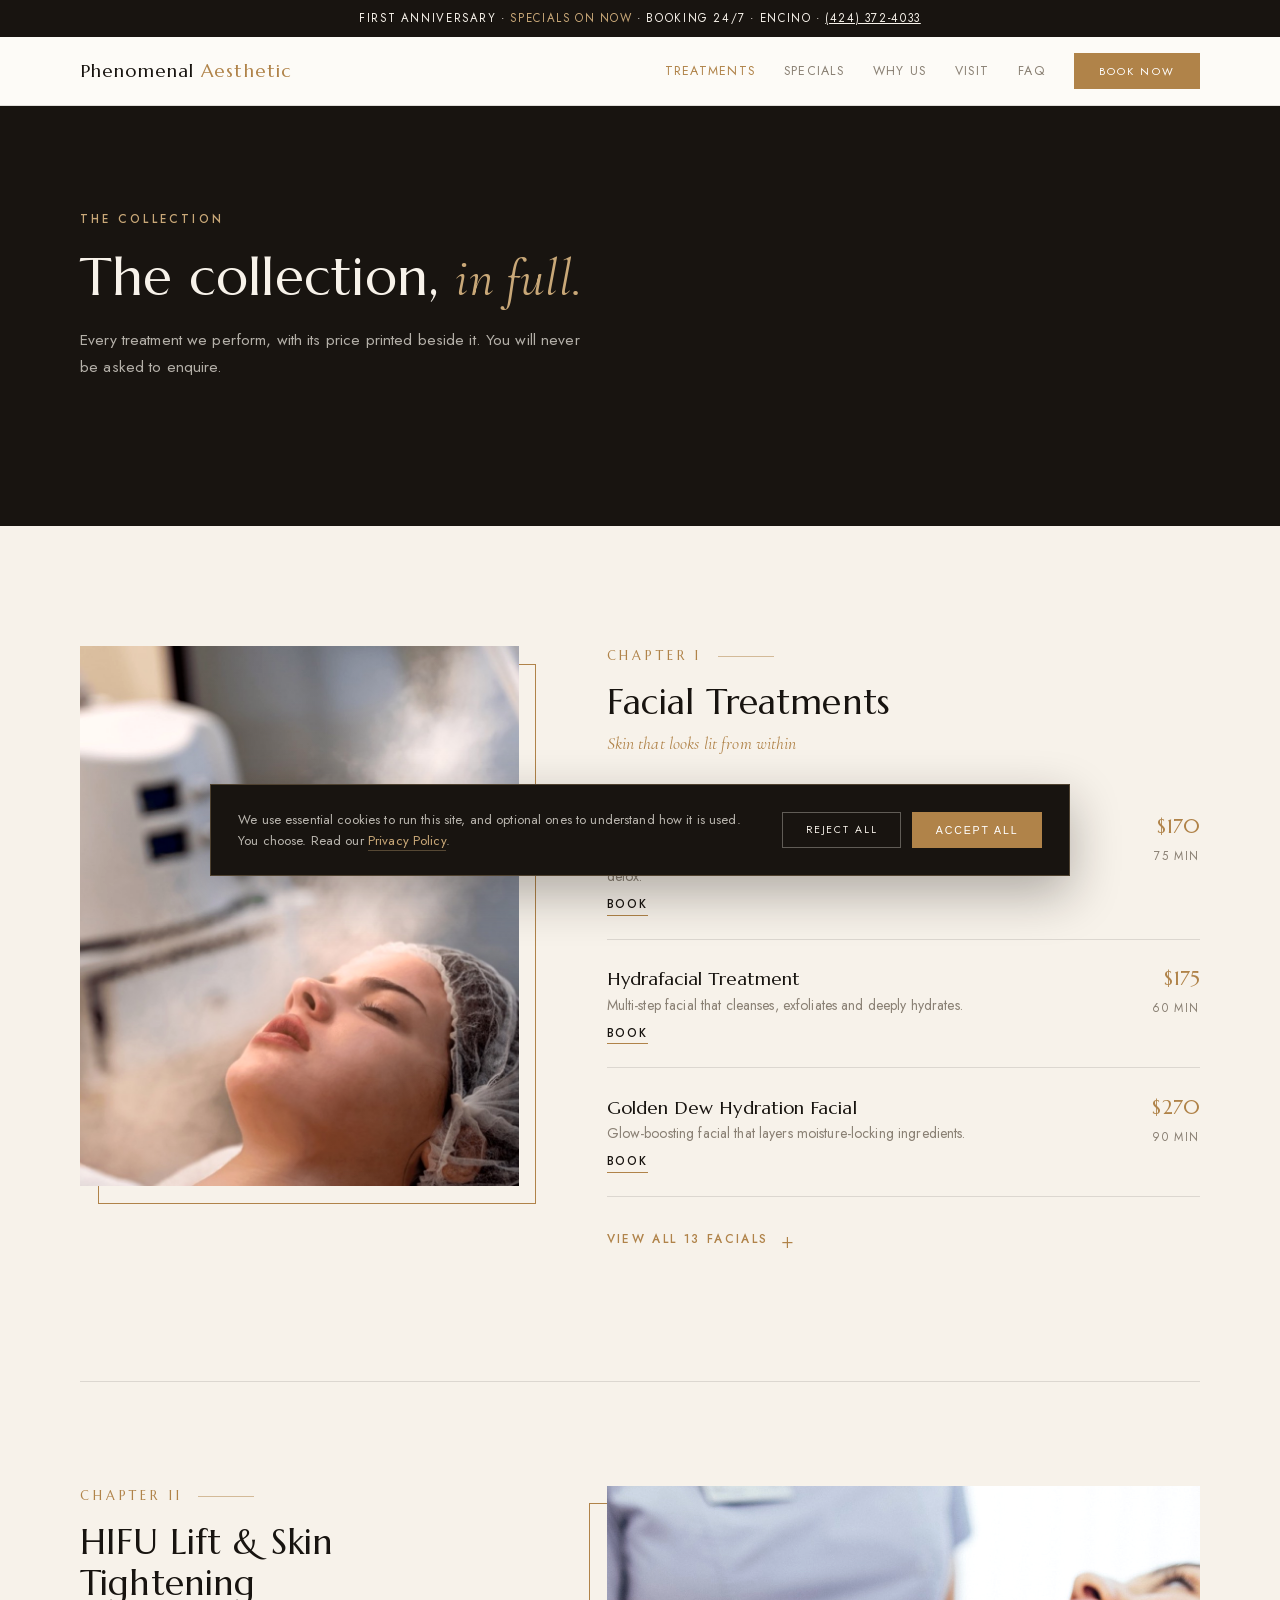
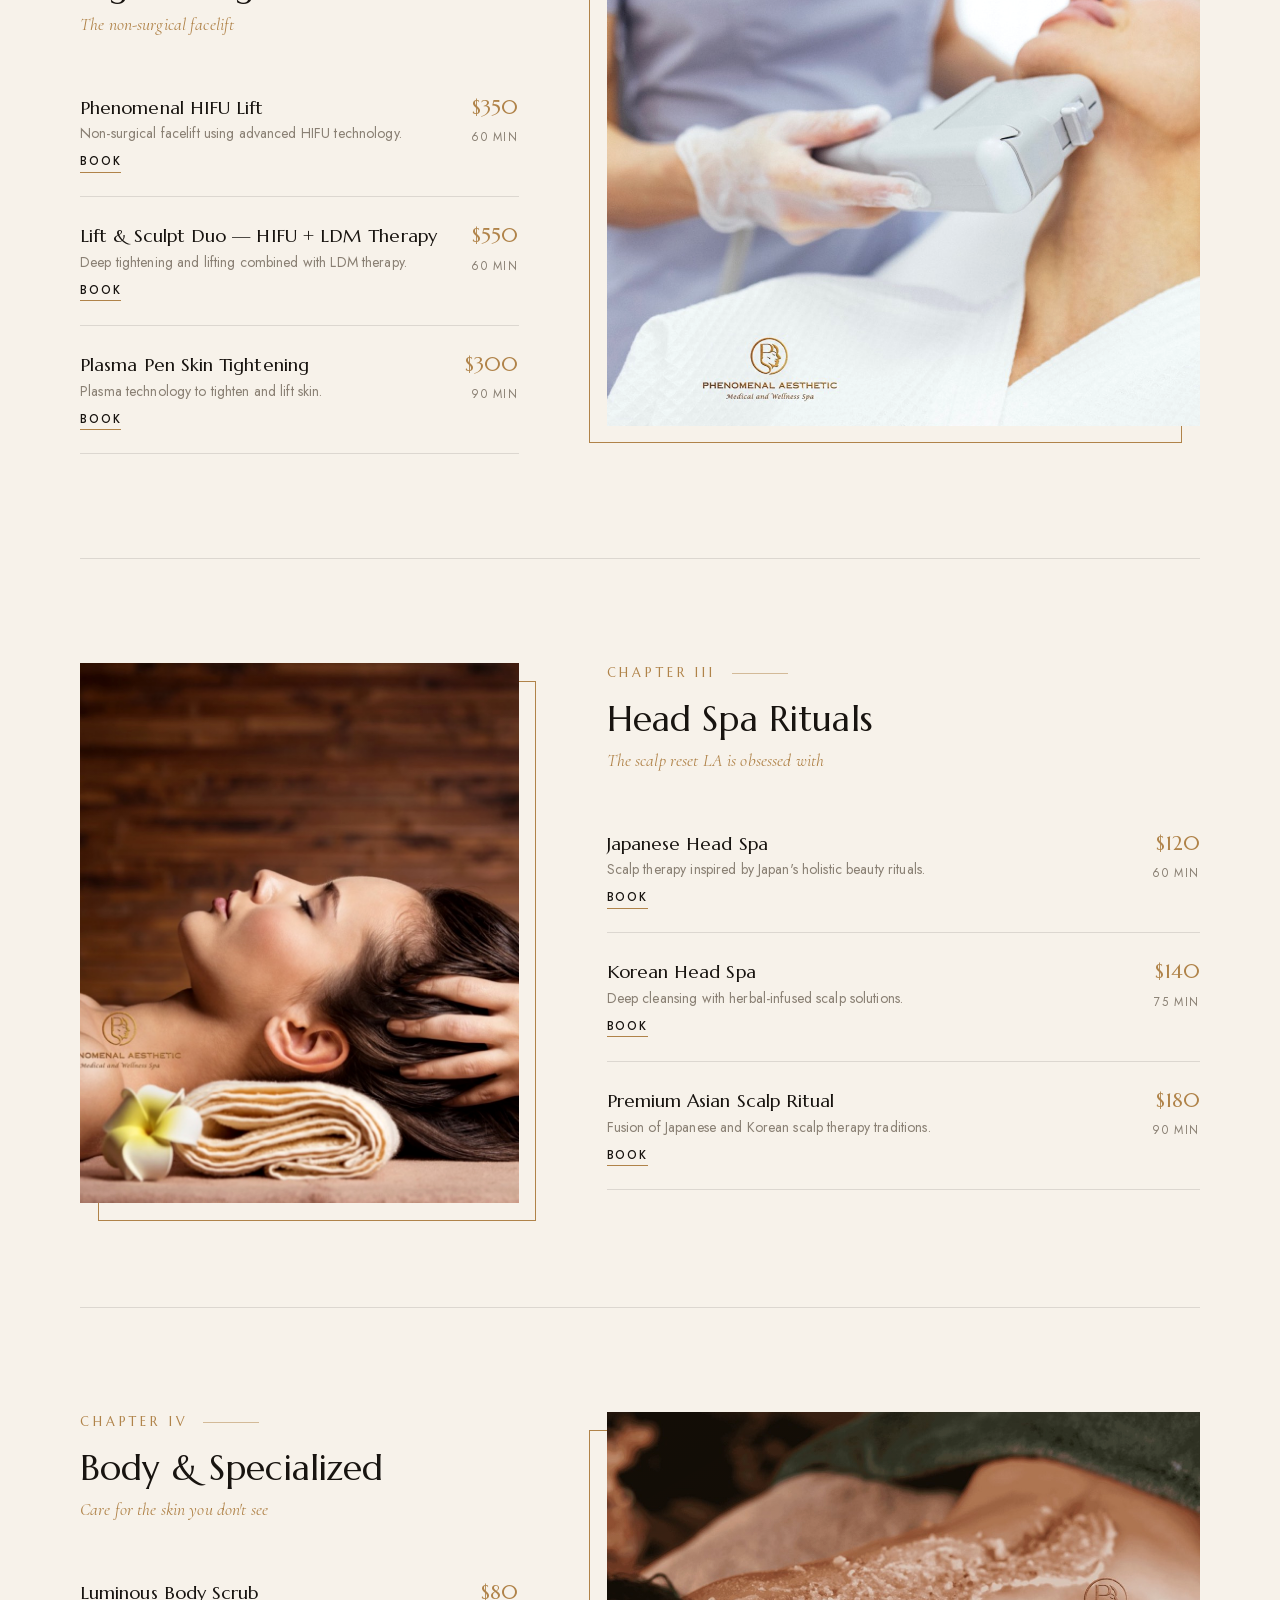
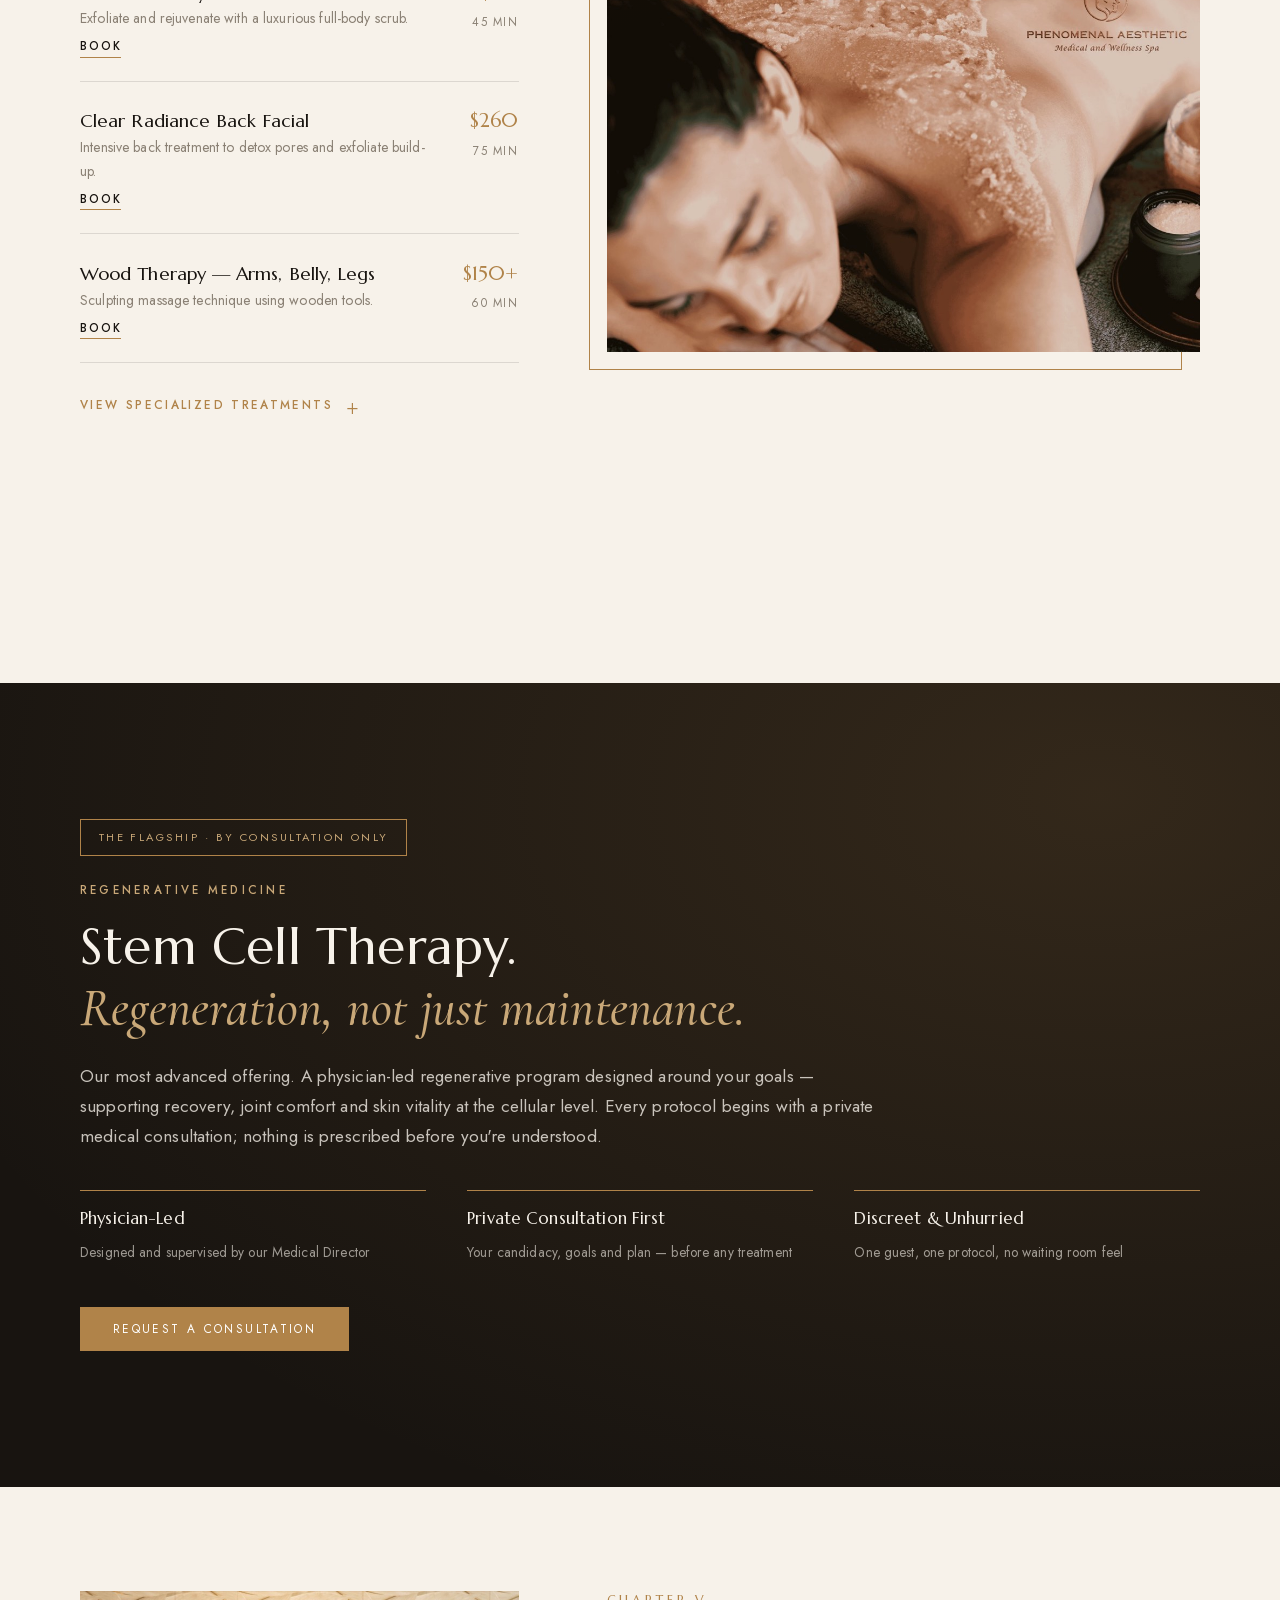
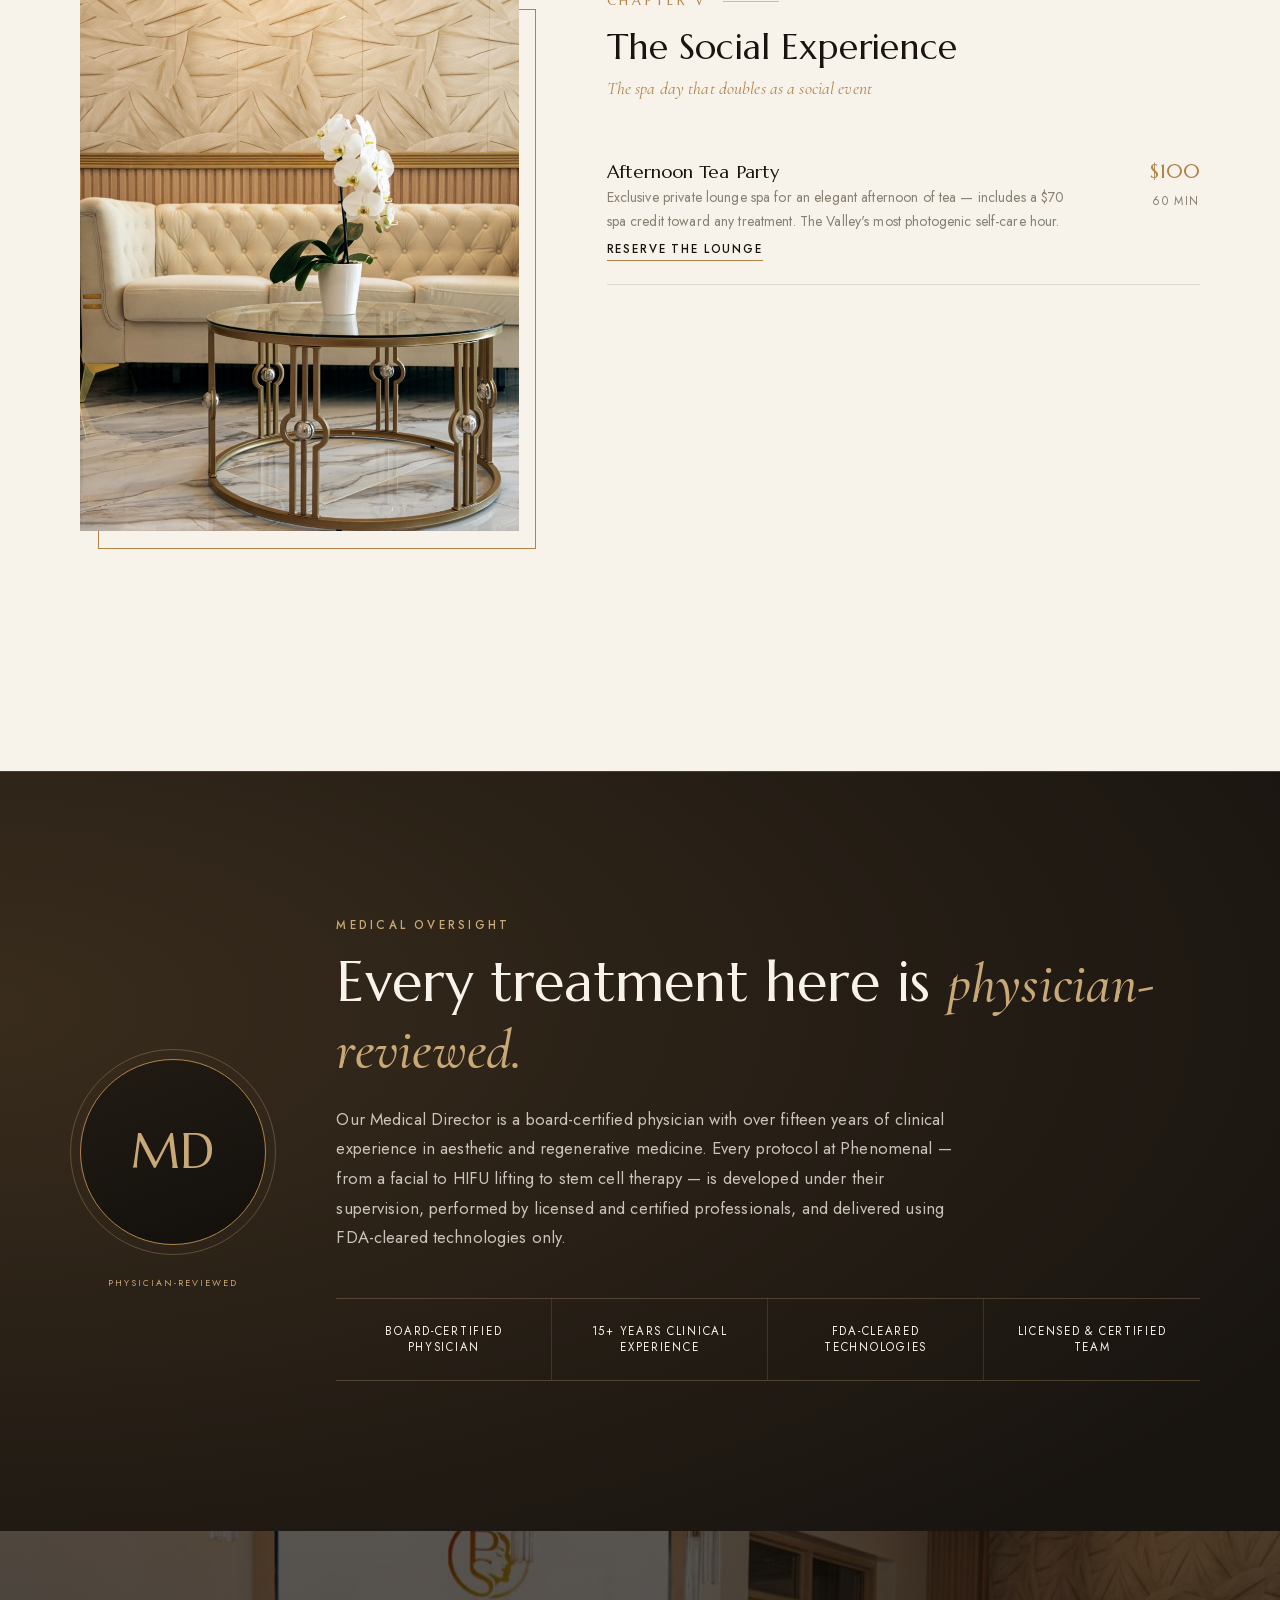
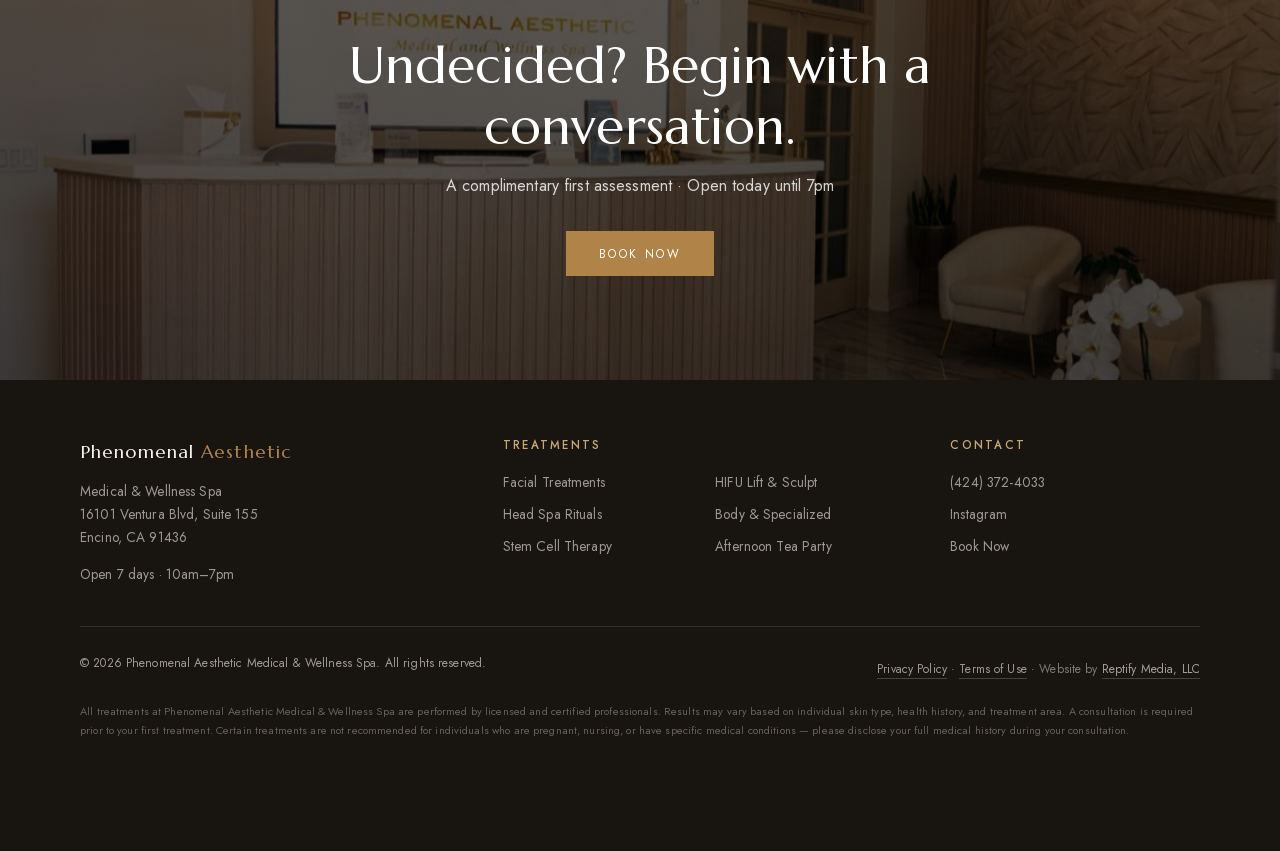
<file: treatments.html>
<!DOCTYPE html>
<html lang="en">
<head>
<meta charset="UTF-8">
<meta name="viewport" content="width=device-width, initial-scale=1.0">
<title>Treatments &amp; Prices | Phenomenal Aesthetic, Encino</title>
<meta name="description" content="Every treatment with its price: Hydrafacial $175, HIFU Lift $350, Japanese Head Spa $120, Korean Head Spa $140, body work from $80. Encino, open 7 days.">
<meta property="og:type" content="website">
<meta property="og:site_name" content="Phenomenal Aesthetic Medical &amp; Wellness Spa">
<meta property="og:title" content="Treatments &amp; Prices | Phenomenal Aesthetic, Encino">
<meta property="og:description" content="Every treatment with its price: Hydrafacial $175, HIFU Lift $350, Japanese Head Spa $120, Korean Head Spa $140, body work from $80. Encino, open 7 days.">
<meta property="og:url" content="https://phenomenalaestheticspa.com/treatments.html">
<meta property="og:image" content="https://phenomenalaestheticspa.com/wp-content/uploads/2026/02/DSC08669-2048x1365.jpg">
<meta name="twitter:card" content="summary_large_image">
<meta name="robots" content="noindex,nofollow"><!-- DEMO: set to index,follow at launch -->
<link rel="canonical" href="https://phenomenalaestheticspa.com/treatments.html">
<style>@font-face{font-family:'Marcellus';src:url('fonts/marcellus-400.woff2') format('woff2');font-weight:400;font-style:normal;font-display:block}@font-face{font-family:'Cormorant Garamond';src:url('fonts/cormorant-italic.woff2') format('woff2');font-weight:400 500;font-style:italic;font-display:block}@font-face{font-family:'Jost';src:url('fonts/jost.woff2') format('woff2');font-weight:300 500;font-style:normal;font-display:block}:root{--ink:#181410;--espresso:#241d16;--gold:#b08349;--gold-soft:#c9a878;--ivory:#f7f2ea;--porcelain:#fdfbf7;--stone:#8a8074;--line:rgba(24,20,16,.12);--serif:'Marcellus',Georgia,'Times New Roman',serif;--accent:'Cormorant Garamond',Georgia,serif;--sans:'Jost','Helvetica Neue',Helvetica,Arial,sans-serif;}*{margin:0;padding:0;box-sizing:border-box;-webkit-tap-highlight-color:transparent}html{scroll-behavior:smooth;background:#181410;overscroll-behavior-y:none}body{font-family:var(--sans);color:var(--ink);background:var(--porcelain) !important;line-height:1.7;font-weight:400;letter-spacing:.008em;-webkit-font-smoothing:antialiased;text-rendering:optimizeLegibility}img{max-width:100%;height:auto;display:block}a{color:inherit;text-decoration:none}h1,h2,h3{font-family:var(--serif);font-weight:400;line-height:1.18;letter-spacing:.004em}.wrap{width:min(1120px,92%);margin:0 auto}.eyebrow{font-size:.72rem;letter-spacing:.28em;text-transform:uppercase;color:var(--gold);margin-bottom:1rem;font-weight:500}.btn{display:inline-block;padding:.95rem 2rem;font-size:.74rem;letter-spacing:.2em;text-transform:uppercase;font-weight:400;text-align:center;line-height:1;transition:background .4s ease,color .4s ease,border-color .4s ease,transform .4s ease,box-shadow .4s ease}.btn-gold{background:var(--gold);color:#fff;border:1px solid var(--gold)}.btn-gold:hover{background:#9a7040;border-color:#9a7040}.btn-ghost{border:1px solid rgba(255,255,255,.5);color:#fff}.btn-ghost:hover{background:rgba(255,255,255,.12)}.btn-dark{border:1px solid var(--ink);color:var(--ink)}.btn-dark:hover{background:var(--ink);color:var(--ivory)}.announce{background:var(--ink);color:var(--ivory);text-align:center;font-size:.72rem;letter-spacing:.14em;text-transform:uppercase;padding:.55rem 1rem}.announce span{color:var(--gold-soft)}nav{position:relative;z-index:50;background:var(--porcelain);border-bottom:1px solid var(--line)}.nav-in{display:flex;align-items:center;justify-content:space-between;padding:1rem 0}.logo{font-family:var(--serif);font-size:1.15rem;letter-spacing:.06em}.logo em{font-style:normal;color:var(--gold)}.nav-links{display:flex;align-items:center;gap:1.8rem;font-size:.78rem;letter-spacing:.1em;text-transform:uppercase;color:var(--stone)}.nav-links a:hover{color:var(--ink)}.nav-cta{background:var(--gold);color:#fff;border:1px solid var(--gold);padding:.72rem 1.5rem;font-size:.68rem;letter-spacing:.2em;text-transform:uppercase;font-weight:400;line-height:1}.nav-links .nav-cta{color:#fff}@media(max-width:820px){.nav-links a:not(.nav-cta){display:none}}.hero{position:relative;min-height:88svh;display:flex;align-items:flex-end;color:#fff;isolation:isolate;overflow:hidden}.hero::before{content:"";position:absolute;inset:0;background:#241d16 url('images/hero-lounge.jpg') center 30%/cover no-repeat;z-index:-2}.hero::after{content:"";position:absolute;inset:0;background:linear-gradient(180deg,rgba(36,29,22,.44) 0%,rgba(28,22,17,.6) 50%,rgba(24,20,16,.93) 100%);z-index:-1}.hero-in{padding:4.5rem 0 4rem}.hero .eyebrow{color:var(--gold-soft)}.hero h1{font-size:clamp(2.6rem,8vw,5.2rem);max-width:14ch;margin-bottom:1.2rem}.hero h1 em{font-family:var(--accent);font-style:italic;font-weight:500;color:var(--gold-soft)}.hero p{max-width:46ch;font-size:1.02rem;color:rgba(255,255,255,.85);margin-bottom:1.8rem}.proof-badge{display:inline-flex;align-items:center;gap:.5rem;background:rgba(24,20,16,.55);border:1px solid rgba(255,255,255,.28);backdrop-filter:blur(6px);padding:.5rem 1rem;font-size:.78rem;letter-spacing:.06em;margin-bottom:1.6rem;flex-wrap:wrap;justify-content:center}@media(max-width:640px){.proof-badge .badge-tail{display:none}}.proof-badge b{color:var(--gold-soft);font-weight:600}.hero-ctas{display:flex;gap:.9rem;flex-wrap:wrap}@media(max-width:640px){.hero-ctas{flex-direction:column}.hero-ctas .btn{width:100%}}.strip{background:var(--ink);color:var(--ivory)}.strip-in{display:grid;grid-template-columns:repeat(4,1fr);text-align:center;padding:1.4rem 0;gap:1rem}.strip b{display:block;font-family:var(--serif);font-size:1.05rem;color:var(--gold-soft);font-weight:400}.strip .strip-lead b{color:var(--gold)}.strip span{font-size:.7rem;letter-spacing:.14em;text-transform:uppercase;color:rgba(247,242,234,.6)}@media(max-width:720px){.strip-in{grid-template-columns:repeat(2,1fr);gap:1.4rem 1rem}}section{padding:8.5rem 0}.sec-head{max-width:58ch;margin-bottom:4rem}.sec-head h2{font-size:clamp(1.9rem,4.5vw,2.9rem);margin-bottom:.9rem}.sec-head p{color:var(--stone);font-size:1rem}.page-hero{background:var(--ink) !important;color:var(--ivory);padding:6.5rem 0 5rem;height:420px;display:flex;align-items:flex-start;overflow:hidden}.page-hero h1{margin-top:0}.page-hero .eyebrow{margin-bottom:1.1rem}.page-hero .eyebrow{color:var(--gold-soft)}.page-hero h1{font-family:var(--serif);font-size:clamp(2.1rem,5vw,3.3rem);font-weight:400;max-width:22ch}.page-hero p.lead{color:rgba(247,242,234,.7);max-width:52ch;margin-top:1.1rem;font-size:.98rem}.nav-links a.active{color:var(--gold)}.nav-toggle{display:none;width:44px;height:44px;border:none;background:none;cursor:pointer;padding:0;position:relative;z-index:82;margin-right:-.5rem}.nav-toggle span{display:block;width:22px;height:1px;background:var(--ink);margin:0 auto;transition:transform .45s cubic-bezier(.25,.6,.3,1),opacity .3s ease,background .3s ease}.nav-toggle span:first-child{transform:translateY(-3px)}.nav-toggle span:last-child{transform:translateY(3px)}body.menu-open .nav-toggle span{background:var(--ivory)}body.menu-open .nav-toggle span:first-child{transform:translateY(.5px) rotate(45deg)}body.menu-open .nav-toggle span:last-child{transform:translateY(-.5px) rotate(-45deg)}@media(max-width:820px){.nav-toggle{display:block}nav .nav-links{position:fixed;inset:0;background:var(--ink);flex-direction:column;align-items:flex-start;justify-content:center;gap:0;padding:0 2rem;z-index:80;opacity:0;visibility:hidden;transition:opacity .5s cubic-bezier(.25,.6,.3,1),visibility .5s}body.menu-open nav .nav-links{opacity:1;visibility:visible}nav .nav-links a:not(.nav-cta){display:block;font-family:var(--serif);font-size:1.32rem;letter-spacing:.02em;text-transform:none;color:var(--ivory);padding:.62rem 0;width:100%;opacity:0;transform:translateY(14px);transition:opacity .5s cubic-bezier(.25,.6,.3,1),transform .5s cubic-bezier(.25,.6,.3,1),color .3s}body.menu-open nav .nav-links a:not(.nav-cta){opacity:1;transform:none}body.menu-open nav .nav-links a:nth-of-type(1){transition-delay:.1s}body.menu-open nav .nav-links a:nth-of-type(2){transition-delay:.16s}body.menu-open nav .nav-links a:nth-of-type(3){transition-delay:.22s}body.menu-open nav .nav-links a:nth-of-type(4){transition-delay:.28s}nav .nav-links a:not(.nav-cta):hover{color:var(--gold-soft)}nav .nav-links .nav-cta{display:none}nav .nav-links::after{content:"16101 Ventura Blvd, Suite 155 · Encino";position:absolute;bottom:6.5rem;left:2rem;right:2rem;font-size:.7rem;letter-spacing:.16em;text-transform:uppercase;color:rgba(247,242,234,.42);opacity:0;transition:opacity .5s ease .34s}body.menu-open nav .nav-links::after{opacity:1}body.menu-open{overflow:hidden}nav{background:var(--porcelain)}body.menu-open nav{background:transparent;border-bottom-color:transparent}body.menu-open .logo{color:var(--ivory);position:relative;z-index:82}.svc a,.menu-item a,.p-more{display:inline-block;padding:.62rem 0}footer li a{display:inline-block;padding:.34rem 0}.announce a{display:inline-block;padding:.3rem .2rem}.foot-legal-links a{display:inline-block;padding:.3rem 0}.visit-card a[href^="tel"],.visit-card a[href^="https://www.instagram"]{display:inline-block;padding:.25rem 0}}@media(prefers-reduced-motion:reduce){nav .nav-links,nav .nav-links a,.nav-toggle span{transition:none}}.page-hero .wrap{width:min(1120px,92%)}.page-hero p.lead{max-width:52ch}@media(max-width:820px){.page-hero{height:auto;min-height:300px;padding:3.4rem 0 3rem}}.reviews .sec-head{margin:0 auto 3.4rem;text-align:center}.reviews .sec-head h2{color:var(--ivory)}.review-rail{position:relative;overflow:hidden}.review-rail + .review-rail{margin-top:1.5rem}.review-track{display:flex;align-items:stretch;gap:1.5rem;width:max-content;will-change:transform}.review-track--a{animation:driftLeft 168s linear infinite}.review-track--b{animation:driftRight 196s linear infinite}.review-rail:hover .review-track,.review-rail:focus-within .review-track{animation-play-state:paused}@keyframes driftLeft{from{transform:translate3d(0,0,0)}to{transform:translate3d(-50%,0,0)}}@keyframes driftRight{from{transform:translate3d(-50%,0,0)}to{transform:translate3d(0,0,0)}}.review-card{flex:0 0 clamp(310px,25vw,368px);text-align:left;position:relative;border:1px solid rgba(201,168,120,.2);background:linear-gradient(158deg,rgba(247,242,234,.055),rgba(247,242,234,.012));padding:2.2rem 2rem 1.9rem;display:flex;flex-direction:column;transition:border-color .6s ease,background .6s ease}.review-card:hover{border-color:rgba(201,168,120,.46);background:linear-gradient(158deg,rgba(247,242,234,.08),rgba(247,242,234,.02))}.rc-stars{color:var(--gold-soft);letter-spacing:.26em;font-size:.72rem;margin-bottom:1.3rem}.review-card p{font-family:var(--sans);font-weight:300;font-size:.96rem;line-height:1.85;letter-spacing:.006em;color:rgba(250,247,241,.93);margin:0 0 1.7rem;flex:1;text-wrap:pretty}.rc-name{font-family:var(--serif);font-size:.95rem;color:var(--ivory);letter-spacing:.02em;padding-top:1.1rem;border-top:1px solid rgba(201,168,120,.2)}.rc-source{display:block;font-size:.6rem;letter-spacing:.22em;text-transform:uppercase;color:var(--gold-soft);margin-top:.4rem}.rc-treatment{display:block;font-size:.6rem;letter-spacing:.16em;text-transform:uppercase;color:rgba(247,242,234,.42);margin-top:.22rem}@media(max-width:860px){.review-rail{overflow-x:auto;scroll-snap-type:x mandatory;-webkit-overflow-scrolling:touch;scrollbar-width:none;padding-inline:1.1rem}.review-rail::-webkit-scrollbar{display:none}.review-track{animation:none !important;width:auto;gap:1rem}.review-card{flex:0 0 78vw;scroll-snap-align:center;padding:1.8rem 1.6rem 1.6rem}.review-card p{font-size:.98rem;line-height:1.8}.review-rail + .review-rail{margin-top:1rem}}@media(prefers-reduced-motion:reduce){.review-track{animation:none}.review-rail{overflow-x:auto;scroll-snap-type:x mandatory}.review-card{scroll-snap-align:start}}</style>
<script>document.documentElement.className+=' js'</script>
<link rel="preload" as="font" type="font/woff2" href="fonts/marcellus-400.woff2" crossorigin>
<link rel="preload" as="font" type="font/woff2" href="fonts/jost.woff2" crossorigin>
<link rel="preload" as="font" type="font/woff2" href="fonts/cormorant-italic.woff2" crossorigin>
<link rel="stylesheet" href="style.css?v=3015f65">
<script type="application/ld+json">
{
  "@context": "https://schema.org",
  "@type": "ItemList",
  "name": "Treatments and pricing at Phenomenal Aesthetic Medical & Wellness Spa, Encino",
  "itemListElement": [
    {
      "@type": "ListItem",
      "position": 1,
      "item": {
        "@type": "Service",
        "name": "Hydrafacial Treatment",
        "description": "Multi-step facial that cleanses, exfoliates and deeply hydrates.",
        "serviceType": "Medical spa treatment",
        "provider": {
          "@type": "MedicalSpa",
          "name": "Phenomenal Aesthetic Medical & Wellness Spa",
          "telephone": "+14243724033",
          "address": {
            "@type": "PostalAddress",
            "streetAddress": "16101 Ventura Blvd, Suite 155",
            "addressLocality": "Encino",
            "addressRegion": "CA",
            "postalCode": "91436",
            "addressCountry": "US"
          }
        },
        "areaServed": [
          "Encino",
          "Sherman Oaks",
          "Studio City",
          "Tarzana",
          "Los Angeles"
        ],
        "offers": {
          "@type": "Offer",
          "price": "175",
          "priceCurrency": "USD",
          "availability": "https://schema.org/InStock",
          "url": "https://phenomenalaestheticspa.com/treatments.html"
        }
      }
    },
    {
      "@type": "ListItem",
      "position": 2,
      "item": {
        "@type": "Service",
        "name": "Phenomenal Deep Glow Facial",
        "description": "Deep cleansing facial with cold infusion therapy to hydrate and detox.",
        "serviceType": "Medical spa treatment",
        "provider": {
          "@type": "MedicalSpa",
          "name": "Phenomenal Aesthetic Medical & Wellness Spa",
          "telephone": "+14243724033",
          "address": {
            "@type": "PostalAddress",
            "streetAddress": "16101 Ventura Blvd, Suite 155",
            "addressLocality": "Encino",
            "addressRegion": "CA",
            "postalCode": "91436",
            "addressCountry": "US"
          }
        },
        "areaServed": [
          "Encino",
          "Sherman Oaks",
          "Studio City",
          "Tarzana",
          "Los Angeles"
        ],
        "offers": {
          "@type": "Offer",
          "price": "170",
          "priceCurrency": "USD",
          "availability": "https://schema.org/InStock",
          "url": "https://phenomenalaestheticspa.com/treatments.html"
        }
      }
    },
    {
      "@type": "ListItem",
      "position": 3,
      "item": {
        "@type": "Service",
        "name": "Golden Dew Hydration Facial",
        "description": "Glow-boosting facial layering moisture-locking ingredients.",
        "serviceType": "Medical spa treatment",
        "provider": {
          "@type": "MedicalSpa",
          "name": "Phenomenal Aesthetic Medical & Wellness Spa",
          "telephone": "+14243724033",
          "address": {
            "@type": "PostalAddress",
            "streetAddress": "16101 Ventura Blvd, Suite 155",
            "addressLocality": "Encino",
            "addressRegion": "CA",
            "postalCode": "91436",
            "addressCountry": "US"
          }
        },
        "areaServed": [
          "Encino",
          "Sherman Oaks",
          "Studio City",
          "Tarzana",
          "Los Angeles"
        ],
        "offers": {
          "@type": "Offer",
          "price": "270",
          "priceCurrency": "USD",
          "availability": "https://schema.org/InStock",
          "url": "https://phenomenalaestheticspa.com/treatments.html"
        }
      }
    },
    {
      "@type": "ListItem",
      "position": 4,
      "item": {
        "@type": "Service",
        "name": "Dermaplaning with Ultra Glow Facial",
        "description": "Professional dermaplaning with an intensive glow treatment.",
        "serviceType": "Medical spa treatment",
        "provider": {
          "@type": "MedicalSpa",
          "name": "Phenomenal Aesthetic Medical & Wellness Spa",
          "telephone": "+14243724033",
          "address": {
            "@type": "PostalAddress",
            "streetAddress": "16101 Ventura Blvd, Suite 155",
            "addressLocality": "Encino",
            "addressRegion": "CA",
            "postalCode": "91436",
            "addressCountry": "US"
          }
        },
        "areaServed": [
          "Encino",
          "Sherman Oaks",
          "Studio City",
          "Tarzana",
          "Los Angeles"
        ],
        "offers": {
          "@type": "Offer",
          "price": "350",
          "priceCurrency": "USD",
          "availability": "https://schema.org/InStock",
          "url": "https://phenomenalaestheticspa.com/treatments.html"
        }
      }
    },
    {
      "@type": "ListItem",
      "position": 5,
      "item": {
        "@type": "Service",
        "name": "Phenomenal HIFU Lift",
        "description": "Non-surgical facelift using high-intensity focused ultrasound.",
        "serviceType": "Medical spa treatment",
        "provider": {
          "@type": "MedicalSpa",
          "name": "Phenomenal Aesthetic Medical & Wellness Spa",
          "telephone": "+14243724033",
          "address": {
            "@type": "PostalAddress",
            "streetAddress": "16101 Ventura Blvd, Suite 155",
            "addressLocality": "Encino",
            "addressRegion": "CA",
            "postalCode": "91436",
            "addressCountry": "US"
          }
        },
        "areaServed": [
          "Encino",
          "Sherman Oaks",
          "Studio City",
          "Tarzana",
          "Los Angeles"
        ],
        "offers": {
          "@type": "Offer",
          "price": "350",
          "priceCurrency": "USD",
          "availability": "https://schema.org/InStock",
          "url": "https://phenomenalaestheticspa.com/treatments.html"
        }
      }
    },
    {
      "@type": "ListItem",
      "position": 6,
      "item": {
        "@type": "Service",
        "name": "Lift & Sculpt Duo — HIFU + LDM Therapy",
        "description": "Deep tightening and lifting combined with LDM therapy.",
        "serviceType": "Medical spa treatment",
        "provider": {
          "@type": "MedicalSpa",
          "name": "Phenomenal Aesthetic Medical & Wellness Spa",
          "telephone": "+14243724033",
          "address": {
            "@type": "PostalAddress",
            "streetAddress": "16101 Ventura Blvd, Suite 155",
            "addressLocality": "Encino",
            "addressRegion": "CA",
            "postalCode": "91436",
            "addressCountry": "US"
          }
        },
        "areaServed": [
          "Encino",
          "Sherman Oaks",
          "Studio City",
          "Tarzana",
          "Los Angeles"
        ],
        "offers": {
          "@type": "Offer",
          "price": "550",
          "priceCurrency": "USD",
          "availability": "https://schema.org/InStock",
          "url": "https://phenomenalaestheticspa.com/treatments.html"
        }
      }
    },
    {
      "@type": "ListItem",
      "position": 7,
      "item": {
        "@type": "Service",
        "name": "Plasma Pen Skin Tightening",
        "description": "Plasma technology to tighten and lift skin.",
        "serviceType": "Medical spa treatment",
        "provider": {
          "@type": "MedicalSpa",
          "name": "Phenomenal Aesthetic Medical & Wellness Spa",
          "telephone": "+14243724033",
          "address": {
            "@type": "PostalAddress",
            "streetAddress": "16101 Ventura Blvd, Suite 155",
            "addressLocality": "Encino",
            "addressRegion": "CA",
            "postalCode": "91436",
            "addressCountry": "US"
          }
        },
        "areaServed": [
          "Encino",
          "Sherman Oaks",
          "Studio City",
          "Tarzana",
          "Los Angeles"
        ],
        "offers": {
          "@type": "Offer",
          "price": "300",
          "priceCurrency": "USD",
          "availability": "https://schema.org/InStock",
          "url": "https://phenomenalaestheticspa.com/treatments.html"
        }
      }
    },
    {
      "@type": "ListItem",
      "position": 8,
      "item": {
        "@type": "Service",
        "name": "Japanese Head Spa",
        "description": "Scalp therapy inspired by Japanese holistic beauty rituals.",
        "serviceType": "Medical spa treatment",
        "provider": {
          "@type": "MedicalSpa",
          "name": "Phenomenal Aesthetic Medical & Wellness Spa",
          "telephone": "+14243724033",
          "address": {
            "@type": "PostalAddress",
            "streetAddress": "16101 Ventura Blvd, Suite 155",
            "addressLocality": "Encino",
            "addressRegion": "CA",
            "postalCode": "91436",
            "addressCountry": "US"
          }
        },
        "areaServed": [
          "Encino",
          "Sherman Oaks",
          "Studio City",
          "Tarzana",
          "Los Angeles"
        ],
        "offers": {
          "@type": "Offer",
          "price": "120",
          "priceCurrency": "USD",
          "availability": "https://schema.org/InStock",
          "url": "https://phenomenalaestheticspa.com/treatments.html"
        }
      }
    },
    {
      "@type": "ListItem",
      "position": 9,
      "item": {
        "@type": "Service",
        "name": "Korean Head Spa",
        "description": "Deep cleansing with herbal-infused scalp solutions.",
        "serviceType": "Medical spa treatment",
        "provider": {
          "@type": "MedicalSpa",
          "name": "Phenomenal Aesthetic Medical & Wellness Spa",
          "telephone": "+14243724033",
          "address": {
            "@type": "PostalAddress",
            "streetAddress": "16101 Ventura Blvd, Suite 155",
            "addressLocality": "Encino",
            "addressRegion": "CA",
            "postalCode": "91436",
            "addressCountry": "US"
          }
        },
        "areaServed": [
          "Encino",
          "Sherman Oaks",
          "Studio City",
          "Tarzana",
          "Los Angeles"
        ],
        "offers": {
          "@type": "Offer",
          "price": "140",
          "priceCurrency": "USD",
          "availability": "https://schema.org/InStock",
          "url": "https://phenomenalaestheticspa.com/treatments.html"
        }
      }
    },
    {
      "@type": "ListItem",
      "position": 10,
      "item": {
        "@type": "Service",
        "name": "Premium Asian Scalp Ritual",
        "description": "Fusion of Japanese and Korean scalp therapy traditions.",
        "serviceType": "Medical spa treatment",
        "provider": {
          "@type": "MedicalSpa",
          "name": "Phenomenal Aesthetic Medical & Wellness Spa",
          "telephone": "+14243724033",
          "address": {
            "@type": "PostalAddress",
            "streetAddress": "16101 Ventura Blvd, Suite 155",
            "addressLocality": "Encino",
            "addressRegion": "CA",
            "postalCode": "91436",
            "addressCountry": "US"
          }
        },
        "areaServed": [
          "Encino",
          "Sherman Oaks",
          "Studio City",
          "Tarzana",
          "Los Angeles"
        ],
        "offers": {
          "@type": "Offer",
          "price": "180",
          "priceCurrency": "USD",
          "availability": "https://schema.org/InStock",
          "url": "https://phenomenalaestheticspa.com/treatments.html"
        }
      }
    },
    {
      "@type": "ListItem",
      "position": 11,
      "item": {
        "@type": "Service",
        "name": "Luminous Body Scrub",
        "description": "Full-body exfoliation and renewal.",
        "serviceType": "Medical spa treatment",
        "provider": {
          "@type": "MedicalSpa",
          "name": "Phenomenal Aesthetic Medical & Wellness Spa",
          "telephone": "+14243724033",
          "address": {
            "@type": "PostalAddress",
            "streetAddress": "16101 Ventura Blvd, Suite 155",
            "addressLocality": "Encino",
            "addressRegion": "CA",
            "postalCode": "91436",
            "addressCountry": "US"
          }
        },
        "areaServed": [
          "Encino",
          "Sherman Oaks",
          "Studio City",
          "Tarzana",
          "Los Angeles"
        ],
        "offers": {
          "@type": "Offer",
          "price": "80",
          "priceCurrency": "USD",
          "availability": "https://schema.org/InStock",
          "url": "https://phenomenalaestheticspa.com/treatments.html"
        }
      }
    },
    {
      "@type": "ListItem",
      "position": 12,
      "item": {
        "@type": "Service",
        "name": "Clear Radiance Back Facial",
        "description": "Intensive back treatment to detox pores and exfoliate build-up.",
        "serviceType": "Medical spa treatment",
        "provider": {
          "@type": "MedicalSpa",
          "name": "Phenomenal Aesthetic Medical & Wellness Spa",
          "telephone": "+14243724033",
          "address": {
            "@type": "PostalAddress",
            "streetAddress": "16101 Ventura Blvd, Suite 155",
            "addressLocality": "Encino",
            "addressRegion": "CA",
            "postalCode": "91436",
            "addressCountry": "US"
          }
        },
        "areaServed": [
          "Encino",
          "Sherman Oaks",
          "Studio City",
          "Tarzana",
          "Los Angeles"
        ],
        "offers": {
          "@type": "Offer",
          "price": "260",
          "priceCurrency": "USD",
          "availability": "https://schema.org/InStock",
          "url": "https://phenomenalaestheticspa.com/treatments.html"
        }
      }
    },
    {
      "@type": "ListItem",
      "position": 13,
      "item": {
        "@type": "Service",
        "name": "Afternoon Tea Party",
        "description": "Private lounge spa experience including a $70 treatment credit.",
        "serviceType": "Medical spa treatment",
        "provider": {
          "@type": "MedicalSpa",
          "name": "Phenomenal Aesthetic Medical & Wellness Spa",
          "telephone": "+14243724033",
          "address": {
            "@type": "PostalAddress",
            "streetAddress": "16101 Ventura Blvd, Suite 155",
            "addressLocality": "Encino",
            "addressRegion": "CA",
            "postalCode": "91436",
            "addressCountry": "US"
          }
        },
        "areaServed": [
          "Encino",
          "Sherman Oaks",
          "Studio City",
          "Tarzana",
          "Los Angeles"
        ],
        "offers": {
          "@type": "Offer",
          "price": "100",
          "priceCurrency": "USD",
          "availability": "https://schema.org/InStock",
          "url": "https://phenomenalaestheticspa.com/treatments.html"
        }
      }
    }
  ]
}
</script>
<script type="application/ld+json">
{
  "@context": "https://schema.org",
  "@type": "BreadcrumbList",
  "itemListElement": [
    {
      "@type": "ListItem",
      "position": 1,
      "name": "Home",
      "item": "https://phenomenalaestheticspa.com/"
    },
    {
      "@type": "ListItem",
      "position": 2,
      "name": "Treatments & Pricing",
      "item": "https://phenomenalaestheticspa.com/treatments.html"
    }
  ]
}
</script>
<script type="application/ld+json">
{
  "@context": "https://schema.org",
  "@type": "MedicalSpa",
  "@id": "https://phenomenalaestheticspa.com/#business",
  "name": "Phenomenal Aesthetic Medical & Wellness Spa",
  "url": "https://phenomenalaestheticspa.com/",
  "telephone": "+14243724033",
  "priceRange": "$$$",
  "address": {
    "@type": "PostalAddress",
    "streetAddress": "16101 Ventura Blvd, Suite 155",
    "addressLocality": "Encino",
    "addressRegion": "CA",
    "postalCode": "91436",
    "addressCountry": "US"
  },
  "geo": {
    "@type": "GeoCoordinates",
    "latitude": 34.1554,
    "longitude": -118.4844
  },
  "openingHoursSpecification": {
    "@type": "OpeningHoursSpecification",
    "dayOfWeek": [
      "Monday",
      "Tuesday",
      "Wednesday",
      "Thursday",
      "Friday",
      "Saturday",
      "Sunday"
    ],
    "opens": "10:00",
    "closes": "19:00"
  },
  "aggregateRating": {
    "@type": "AggregateRating",
    "ratingValue": "5.0",
    "reviewCount": "19",
    "bestRating": "5"
  },
  "areaServed": [
    "Encino",
    "Sherman Oaks",
    "Studio City",
    "Tarzana",
    "Los Angeles"
  ]
}
</script>
</head>
<body>

<div class="announce"><a href="specials.html">First Anniversary · <span>Specials on now</span></a> · Booking 24/7 · Encino · <a href="tel:+14243724033" style="text-decoration:underline">(424) 372-4033</a></div>

<nav>
  <div class="wrap nav-in">
    <a class="logo" href="index.html">Phenomenal <em>Aesthetic</em></a>
    <div class="nav-links" id="navMenu">
      <a href="treatments.html" class="active">Treatments</a>
      <a href="specials.html">Specials</a>
      <a href="why-us.html">Why Us</a>
      <a href="visit.html">Visit</a>
      <a href="faq.html">FAQ</a>
      <a class="nav-cta" href="#facials">Book Now</a>
    </div>
      <button class="nav-toggle" type="button" aria-label="Open menu" aria-expanded="false" aria-controls="navMenu">
        <span></span><span></span>
      </button>
  </div>
</nav>

<header class="page-hero">
  <div class="wrap">
    <p class="eyebrow">The Collection</p>
    <h1>The collection, <em style="font-family:var(--accent);font-style:italic;color:var(--gold-soft)">in full.</em></h1>
    <p class="lead">Every treatment we perform, with its price printed beside it. You will never be asked to enquire.</p>
  </div>
</header>


<section style="padding-top:1rem;background:var(--ivory)">
  <div class="wrap">

    <div class="cat-block" id="facials">
      <div class="cat-media"><img width="1100" height="1100" src="images/cat-facials.jpg" alt="Oxygen dome facial treatment at Phenomenal Aesthetic Medical &amp; Wellness Spa in Encino, Los Angeles" loading="lazy"></div>
      <div class="menu-cat">
        <p class="cat-num">Chapter I</p>
        <h2>Facial Treatments</h2>
        <p class="cat-note">Skin that looks lit from within</p>
        <div class="menu-item"><div><h3>Phenomenal Deep Glow Facial</h3><p class="mi-desc">Our signature — deep cleansing with cold infusion therapy to hydrate and detox.</p><a href="#facials">Book</a></div><div class="mi-meta"><span class="mi-price">$170</span><span class="mi-dur">75 min</span></div></div>
        <div class="menu-item"><div><h3>Hydrafacial Treatment</h3><p class="mi-desc">Multi-step facial that cleanses, exfoliates and deeply hydrates.</p><a href="#facials">Book</a></div><div class="mi-meta"><span class="mi-price">$175</span><span class="mi-dur">60 min</span></div></div>
        <div class="menu-item"><div><h3>Golden Dew Hydration Facial</h3><p class="mi-desc">Glow-boosting facial that layers moisture-locking ingredients.</p><a href="#facials">Book</a></div><div class="mi-meta"><span class="mi-price">$270</span><span class="mi-dur">90 min</span></div></div>
        <details class="menu-more">
          <summary><span class="more-label">View all 13 facials</span><span class="less-label">Show less</span></summary>
          <div class="menu-item"><div><h3>Oxygen Facial Treatment</h3><p class="mi-desc">Delivers therapeutic oxygen and vitamins directly into the skin.</p><a href="#facials">Book</a></div><div class="mi-meta"><span class="mi-price">$130</span><span class="mi-dur">60 min</span></div></div>
          <div class="menu-item"><div><h3>Luminous Oxygen Dome Facial</h3><p class="mi-desc">Pure oxygen and nourishing serums infused under a dome device.</p><a href="#facials">Book</a></div><div class="mi-meta"><span class="mi-price">$220</span><span class="mi-dur">60 min</span></div></div>
          <div class="menu-item"><div><h3>Dermaplaning with Ultra Glow Facial</h3><p class="mi-desc">Professional dermaplaning paired with intense glow-boosting treatment.</p><a href="#facials">Book</a></div><div class="mi-meta"><span class="mi-price">$350</span><span class="mi-dur">90 min</span></div></div>
          <div class="menu-item"><div><h3>Nano RevitaGlow Infusion Facial</h3><p class="mi-desc">Nano-technology infusion of targeted serums deep into the skin.</p><a href="#facials">Book</a></div><div class="mi-meta"><span class="mi-price">$290</span><span class="mi-dur">60 min</span></div></div>
          <div class="menu-item"><div><h3>Duo Deep Cleansing and Tightening</h3><p class="mi-desc">Double exfoliation and a tightening mask for congestion and sagging.</p><a href="#facials">Book</a></div><div class="mi-meta"><span class="mi-price">$280</span><span class="mi-dur">60 min</span></div></div>
          <div class="menu-item"><div><h3>Acne Treatment Facial</h3><p class="mi-desc">For active breakouts, inflammation and acne-prone skin.</p><a href="#facials">Book</a></div><div class="mi-meta"><span class="mi-price">$250</span><span class="mi-dur">60 min</span></div></div>
          <div class="menu-item"><div><h3>Traditional Lymphatic Facial</h3><p class="mi-desc">Detoxifying manual technique that stimulates lymphatic flow.</p><a href="#facials">Book</a></div><div class="mi-meta"><span class="mi-price">$360</span><span class="mi-dur">90 min</span></div></div>
          <div class="menu-item"><div><h3>Gua Sha Sculpting Facial</h3><p class="mi-desc">Gua Sha stones release facial tension and sculpt contours.</p><a href="#facials">Book</a></div><div class="mi-meta"><span class="mi-price">$180</span><span class="mi-dur">60 min</span></div></div>
          <div class="menu-item"><div><h3>Crystal Smooth Microdermabrasion</h3><p class="mi-desc">Non-invasive exfoliation that removes dead skin cells.</p><a href="#facials">Book</a></div><div class="mi-meta"><span class="mi-price">$180</span><span class="mi-dur">60 min</span></div></div>
          <div class="menu-item"><div><h3>Skin Clarity Chemical Peel</h3><p class="mi-desc">Customized peel tailored to your skin's needs and sensitivity.</p><a href="#facials">Book</a></div><div class="mi-meta"><span class="mi-price">$180+</span><span class="mi-dur">60 min</span></div></div>
        </details>
      </div>
    </div>

    <div class="cat-block flip" id="lift">
      <div class="cat-media"><img width="1100" height="1100" src="images/cat-hifu.jpg" alt="HIFU non-surgical facelift treatment being performed in Encino, Los Angeles" loading="lazy"></div>
      <div class="menu-cat">
        <p class="cat-num">Chapter II</p>
        <h2>HIFU Lift &amp; Skin Tightening</h2>
        <p class="cat-note">The non-surgical facelift</p>
        <div class="menu-item"><div><h3>Phenomenal HIFU Lift</h3><p class="mi-desc">Non-surgical facelift using advanced HIFU technology.</p><a href="#facials">Book</a></div><div class="mi-meta"><span class="mi-price">$350</span><span class="mi-dur">60 min</span></div></div>
        <div class="menu-item"><div><h3>Lift &amp; Sculpt Duo — HIFU + LDM Therapy</h3><p class="mi-desc">Deep tightening and lifting combined with LDM therapy.</p><a href="#facials">Book</a></div><div class="mi-meta"><span class="mi-price">$550</span><span class="mi-dur">60 min</span></div></div>
        <div class="menu-item"><div><h3>Plasma Pen Skin Tightening</h3><p class="mi-desc">Plasma technology to tighten and lift skin.</p><a href="#facials">Book</a></div><div class="mi-meta"><span class="mi-price">$300</span><span class="mi-dur">90 min</span></div></div>
      </div>
    </div>

    <div class="cat-block" id="headspa">
      <div class="cat-media"><img width="1100" height="1100" src="images/cat-headspa.jpg" alt="Japanese head spa scalp ritual at a medical spa in Encino, Los Angeles" loading="lazy"></div>
      <div class="menu-cat">
        <p class="cat-num">Chapter III</p>
        <h2>Head Spa Rituals</h2>
        <p class="cat-note">The scalp reset LA is obsessed with</p>
        <div class="menu-item"><div><h3>Japanese Head Spa</h3><p class="mi-desc">Scalp therapy inspired by Japan's holistic beauty rituals.</p><a href="#facials">Book</a></div><div class="mi-meta"><span class="mi-price">$120</span><span class="mi-dur">60 min</span></div></div>
        <div class="menu-item"><div><h3>Korean Head Spa</h3><p class="mi-desc">Deep cleansing with herbal-infused scalp solutions.</p><a href="#facials">Book</a></div><div class="mi-meta"><span class="mi-price">$140</span><span class="mi-dur">75 min</span></div></div>
        <div class="menu-item"><div><h3>Premium Asian Scalp Ritual</h3><p class="mi-desc">Fusion of Japanese and Korean scalp therapy traditions.</p><a href="#facials">Book</a></div><div class="mi-meta"><span class="mi-price">$180</span><span class="mi-dur">90 min</span></div></div>
      </div>
    </div>

    <div class="cat-block flip" id="body">
      <div class="cat-media"><img width="1100" height="1100" src="images/cat-body.jpg" alt="Luminous body scrub treatment at Phenomenal Aesthetic Medical &amp; Wellness Spa, Encino" loading="lazy"></div>
      <div class="menu-cat">
        <p class="cat-num">Chapter IV</p>
        <h2>Body &amp; Specialized</h2>
        <p class="cat-note">Care for the skin you don't see</p>
        <div class="menu-item"><div><h3>Luminous Body Scrub</h3><p class="mi-desc">Exfoliate and rejuvenate with a luxurious full-body scrub.</p><a href="#facials">Book</a></div><div class="mi-meta"><span class="mi-price">$80</span><span class="mi-dur">45 min</span></div></div>
        <div class="menu-item"><div><h3>Clear Radiance Back Facial</h3><p class="mi-desc">Intensive back treatment to detox pores and exfoliate build-up.</p><a href="#facials">Book</a></div><div class="mi-meta"><span class="mi-price">$260</span><span class="mi-dur">75 min</span></div></div>
        <div class="menu-item"><div><h3>Wood Therapy — Arms, Belly, Legs</h3><p class="mi-desc">Sculpting massage technique using wooden tools.</p><a href="#facials">Book</a></div><div class="mi-meta"><span class="mi-price">$150+</span><span class="mi-dur">60 min</span></div></div>
        <details class="menu-more" id="specialized">
          <summary><span class="more-label">View specialized treatments</span><span class="less-label">Show less</span></summary>
          <div class="menu-item"><div><h3>Armpit Facial</h3><p class="mi-desc">Deeply cleanse, exfoliate and hydrate the underarm area.</p><a href="#facials">Book</a></div><div class="mi-meta"><span class="mi-price">$150</span><span class="mi-dur">60 min</span></div></div>
          <div class="menu-item"><div><h3>Bikinicial</h3><p class="mi-desc">Cleanse, exfoliate and rejuvenate the bikini area.</p><a href="#facials">Book</a></div><div class="mi-meta"><span class="mi-price">$150</span><span class="mi-dur">60 min</span></div></div>
        </details>
      </div>
    </div>

  </div>
</section>

<section class="flagship" id="stemcell">
  <div class="wrap rv">
    <span class="fl-tag">The Flagship &middot; By Consultation Only</span>
    <p class="eyebrow">Regenerative Medicine</p>
    <h2>Stem Cell Therapy. <em>Regeneration, not just maintenance.</em></h2>
    <p class="fl-lead">Our most advanced offering. A physician-led regenerative program designed around your goals — supporting recovery, joint comfort and skin vitality at the cellular level. Every protocol begins with a private medical consultation; nothing is prescribed before you're understood.</p>
    <div class="fl-points">
      <div><b>Physician-Led</b><span>Designed and supervised by our Medical Director</span></div>
      <div><b>Private Consultation First</b><span>Your candidacy, goals and plan — before any treatment</span></div>
      <div><b>Discreet &amp; Unhurried</b><span>One guest, one protocol, no waiting room feel</span></div>
    </div>
    <a class="btn btn-gold" href="tel:+14243724033">Request a Consultation</a>
  </div>
</section>

<section style="padding-top:0;background:var(--ivory)">
  <div class="wrap">
    <div class="cat-block" id="tea">
      <div class="cat-media"><img width="1600" height="1067" src="images/hero-lounge.jpg" alt="Private lounge at Phenomenal Aesthetic Medical &amp; Wellness Spa, Encino, Los Angeles" loading="lazy"></div>
      <div class="menu-cat">
        <p class="cat-num">Chapter V</p>
        <h2>The Social Experience</h2>
        <p class="cat-note">The spa day that doubles as a social event</p>
        <div class="menu-item"><div><h3>Afternoon Tea Party</h3><p class="mi-desc">Exclusive private lounge spa for an elegant afternoon of tea — includes a $70 spa credit toward any treatment. The Valley's most photogenic self-care hour.</p><a href="#tea">Reserve the Lounge</a></div><div class="mi-meta"><span class="mi-price">$100</span><span class="mi-dur">60 min</span></div></div>
      </div>
    </div>

  </div>
</section>

<section class="medcred">
  <div class="wrap medcred-grid rv in">
    <div class="medcred-avatar" aria-hidden="true">MD</div>
    <div>
            <p class="eyebrow">Medical Oversight</p>
      <h2>Every treatment here is <em>physician-reviewed.</em></h2>
      <!-- DEMO PLACEHOLDER: replace with the real Medical Director's name, photo and verified credentials before launch -->
      <p class="medcred-bio">Our Medical Director is a board-certified physician with over fifteen years of clinical experience in aesthetic and regenerative medicine. Every protocol at Phenomenal &mdash; from a facial to HIFU lifting to stem cell therapy &mdash; is developed under their supervision, performed by licensed and certified professionals, and delivered using FDA-cleared technologies only.</p>
      <div class="medcred-chips">
        <span>Board-Certified Physician</span>
        <span>15+ Years Clinical Experience</span>
        <span>FDA-Cleared Technologies</span>
        <span>Licensed &amp; Certified Team</span>
      </div>
    </div>
  </div>
</section>

<section class="final">
  <div class="wrap rv in">
    <h2>Undecided? Begin with a conversation.</h2>
    <p>A complimentary first assessment · Open today until 7pm</p>
    <a class="btn btn-gold" href="#facials">Book Now</a>
  </div>
</section>

<footer>
  <div class="wrap">
    <div class="foot-grid">
      <div>
        <span class="logo">Phenomenal <em>Aesthetic</em></span>
        <p>Medical &amp; Wellness Spa<br>16101 Ventura Blvd, Suite 155<br>Encino, CA 91436</p>
        <p style="margin-top:.9rem">Open 7 days &middot; 10am&ndash;7pm</p>
      </div>
      <div class="foot-treatments">
        <h4>Treatments</h4>
        <ul>
          <li><a href="treatments.html#facials">Facial Treatments</a></li>
          <li><a href="treatments.html#lift">HIFU Lift &amp; Sculpt</a></li>
          <li><a href="treatments.html#headspa">Head Spa Rituals</a></li>
          <li><a href="treatments.html#body">Body &amp; Specialized</a></li>
          <li><a href="treatments.html#stemcell">Stem Cell Therapy</a></li>
          <li><a href="treatments.html#tea">Afternoon Tea Party</a></li>
        </ul>
      </div>
      <div>
        <h4>Contact</h4>
        <ul>
          <li><a href="tel:+14243724033">(424) 372-4033</a></li>
          <li><a href="https://www.instagram.com/phenomenalaestheticspa/" target="_blank" rel="noopener">Instagram</a></li>
          <li><a href="treatments.html">Book Now</a></li>
        </ul>
      </div>
    </div>
    <div class="foot-base">
      <span>© 2026 Phenomenal Aesthetic Medical &amp; Wellness Spa. All rights reserved.</span>
      <span class="foot-legal-links"><a href="privacy.html">Privacy Policy</a> · <a href="terms.html">Terms of Use</a> · <span class="foot-credit">Website by <a href="https://reptifymedia.com" target="_blank" rel="noopener">Reptify Media, LLC</a></span></span>
    </div>
    <p class="foot-legal">All treatments at Phenomenal Aesthetic Medical &amp; Wellness Spa are performed by licensed and certified professionals. Results may vary based on individual skin type, health history, and treatment area. A consultation is required prior to your first treatment. Certain treatments are not recommended for individuals who are pregnant, nursing, or have specific medical conditions — please disclose your full medical history during your consultation.</p>
  </div>
</footer>

<div class="mobile-bar">
  <a class="mb-call" href="tel:+14243724033"><span>Call Now</span><small>(424) 372-4033</small></a>
  <a class="mb-book" href="tel:+14243724033"><span>Book Now</span><small data-avail>Open today</small></a>
</div>



<script src="main.js?v=3015f65" defer></script>
<script src="chat.js?v=3015f65" defer></script>
</body>
</html>
</file>
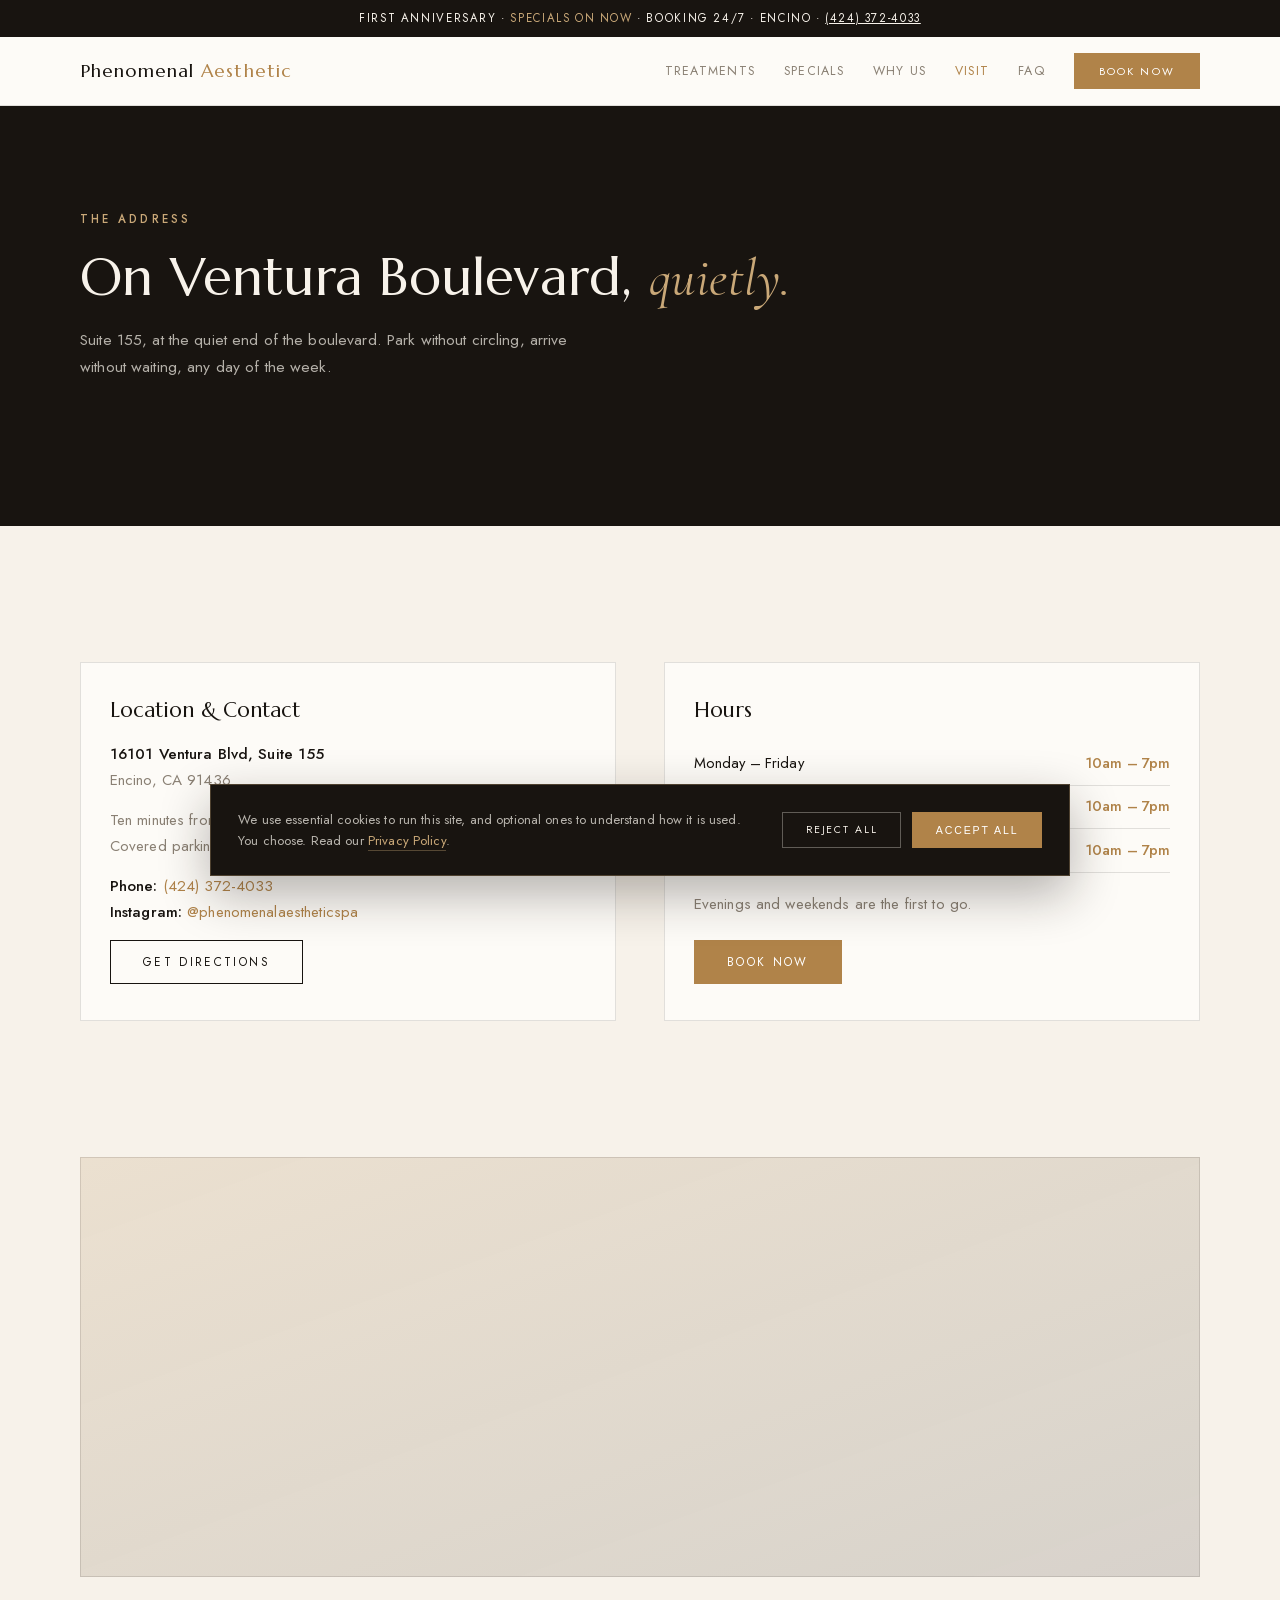
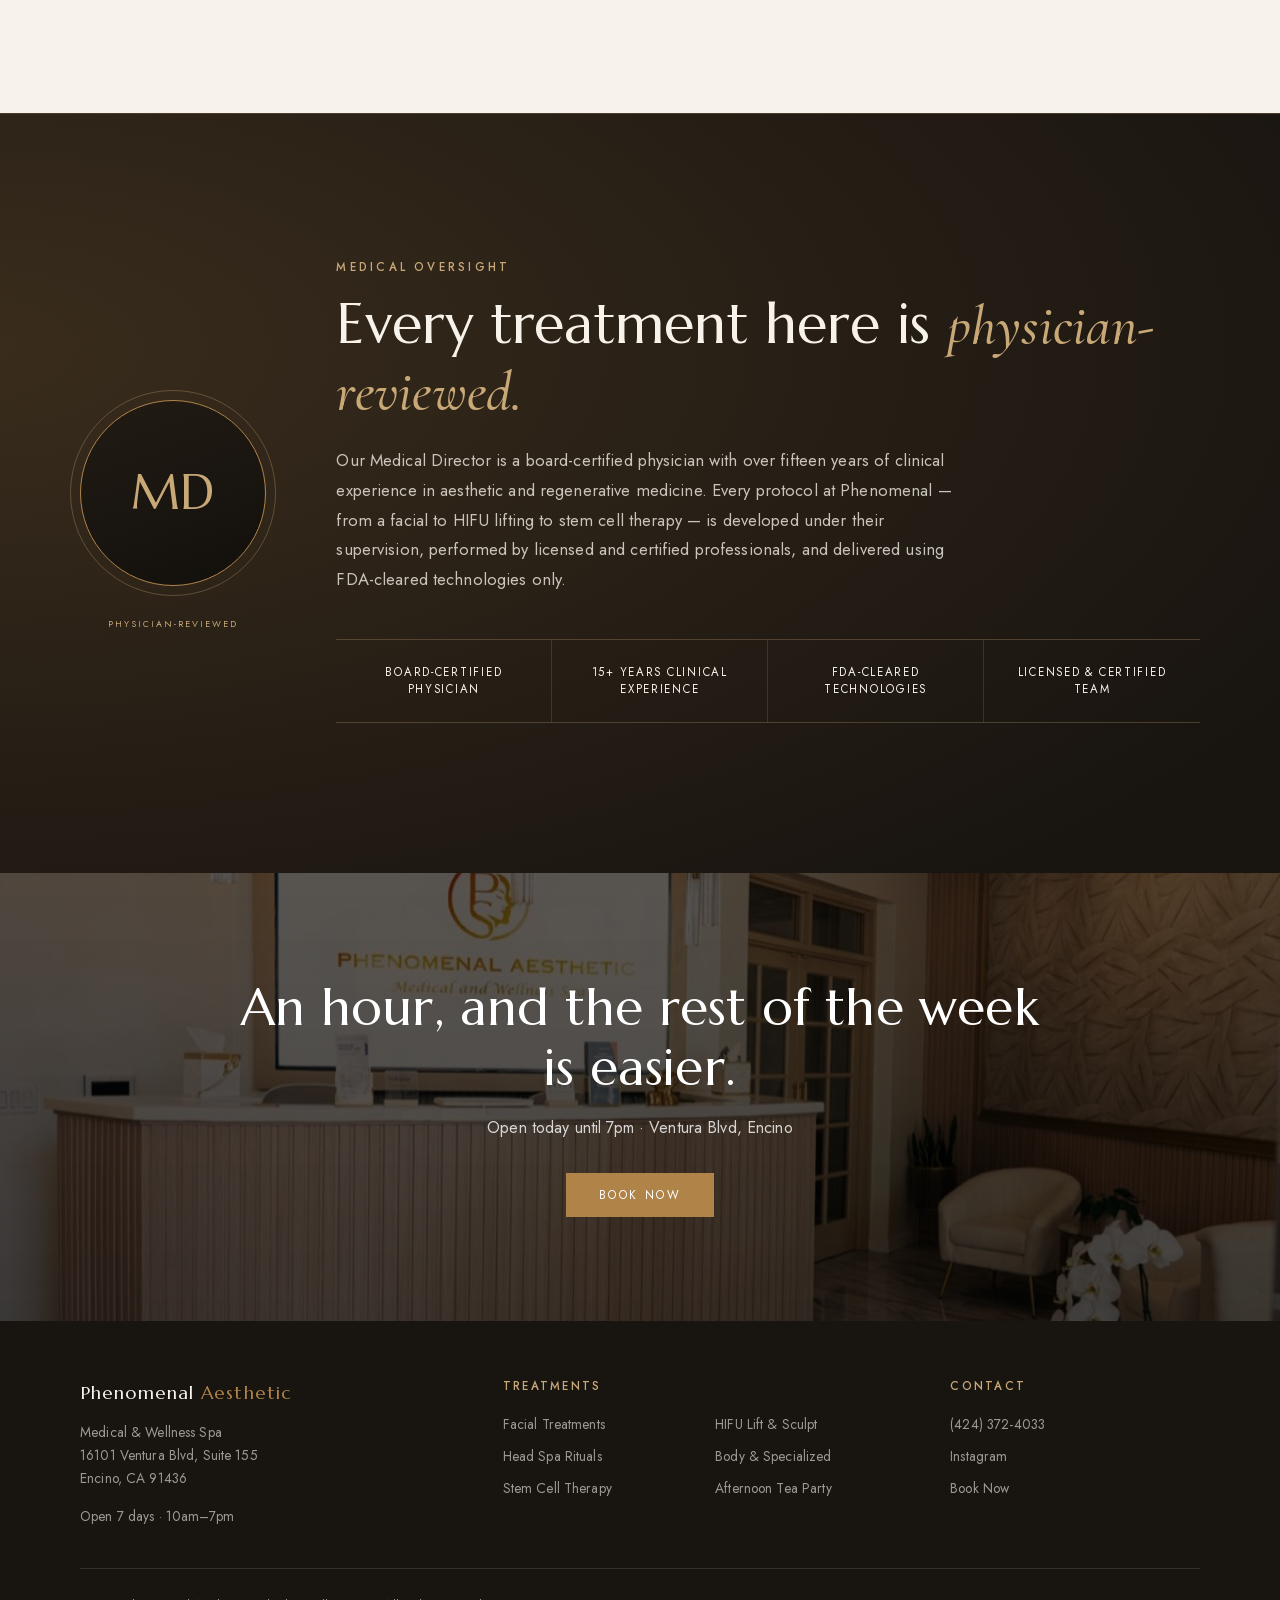
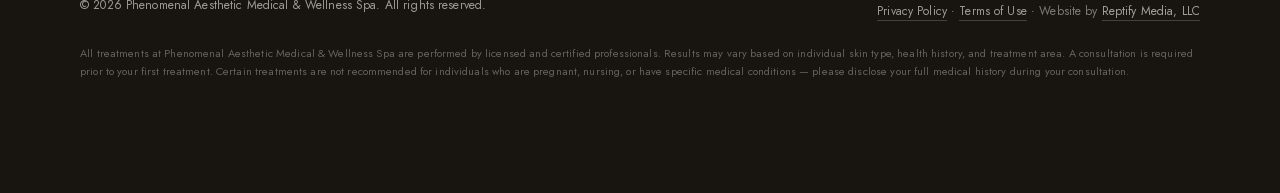
<file: visit.html>
<!DOCTYPE html>
<html lang="en">
<head>
<meta charset="UTF-8">
<meta name="viewport" content="width=device-width, initial-scale=1.0">
<title>Visit Us — 16101 Ventura Blvd, Encino | Phenomenal</title>
<meta name="description" content="Find us at 16101 Ventura Blvd, Suite 155, Encino, CA 91436. Open 7 days, 10am–7pm, validated parking. Minutes from Sherman Oaks and Studio City.">
<meta property="og:type" content="website">
<meta property="og:site_name" content="Phenomenal Aesthetic Medical &amp; Wellness Spa">
<meta property="og:title" content="Visit Us — 16101 Ventura Blvd, Encino | Phenomenal">
<meta property="og:description" content="Find us at 16101 Ventura Blvd, Suite 155, Encino, CA 91436. Open 7 days, 10am–7pm, validated parking. Minutes from Sherman Oaks and Studio City.">
<meta property="og:url" content="https://phenomenalaestheticspa.com/visit.html">
<meta property="og:image" content="https://phenomenalaestheticspa.com/wp-content/uploads/2026/02/DSC08669-2048x1365.jpg">
<meta name="twitter:card" content="summary_large_image">
<meta name="robots" content="noindex,nofollow"><!-- DEMO: set to index,follow at launch -->
<link rel="canonical" href="https://phenomenalaestheticspa.com/visit.html">
<style>@font-face{font-family:'Marcellus';src:url('fonts/marcellus-400.woff2') format('woff2');font-weight:400;font-style:normal;font-display:block}@font-face{font-family:'Cormorant Garamond';src:url('fonts/cormorant-italic.woff2') format('woff2');font-weight:400 500;font-style:italic;font-display:block}@font-face{font-family:'Jost';src:url('fonts/jost.woff2') format('woff2');font-weight:300 500;font-style:normal;font-display:block}:root{--ink:#181410;--espresso:#241d16;--gold:#b08349;--gold-soft:#c9a878;--ivory:#f7f2ea;--porcelain:#fdfbf7;--stone:#8a8074;--line:rgba(24,20,16,.12);--serif:'Marcellus',Georgia,'Times New Roman',serif;--accent:'Cormorant Garamond',Georgia,serif;--sans:'Jost','Helvetica Neue',Helvetica,Arial,sans-serif;}*{margin:0;padding:0;box-sizing:border-box;-webkit-tap-highlight-color:transparent}html{scroll-behavior:smooth;background:#181410;overscroll-behavior-y:none}body{font-family:var(--sans);color:var(--ink);background:var(--porcelain) !important;line-height:1.7;font-weight:400;letter-spacing:.008em;-webkit-font-smoothing:antialiased;text-rendering:optimizeLegibility}img{max-width:100%;height:auto;display:block}a{color:inherit;text-decoration:none}h1,h2,h3{font-family:var(--serif);font-weight:400;line-height:1.18;letter-spacing:.004em}.wrap{width:min(1120px,92%);margin:0 auto}.eyebrow{font-size:.72rem;letter-spacing:.28em;text-transform:uppercase;color:var(--gold);margin-bottom:1rem;font-weight:500}.btn{display:inline-block;padding:.95rem 2rem;font-size:.74rem;letter-spacing:.2em;text-transform:uppercase;font-weight:400;text-align:center;line-height:1;transition:background .4s ease,color .4s ease,border-color .4s ease,transform .4s ease,box-shadow .4s ease}.btn-gold{background:var(--gold);color:#fff;border:1px solid var(--gold)}.btn-gold:hover{background:#9a7040;border-color:#9a7040}.btn-ghost{border:1px solid rgba(255,255,255,.5);color:#fff}.btn-ghost:hover{background:rgba(255,255,255,.12)}.btn-dark{border:1px solid var(--ink);color:var(--ink)}.btn-dark:hover{background:var(--ink);color:var(--ivory)}.announce{background:var(--ink);color:var(--ivory);text-align:center;font-size:.72rem;letter-spacing:.14em;text-transform:uppercase;padding:.55rem 1rem}.announce span{color:var(--gold-soft)}nav{position:relative;z-index:50;background:var(--porcelain);border-bottom:1px solid var(--line)}.nav-in{display:flex;align-items:center;justify-content:space-between;padding:1rem 0}.logo{font-family:var(--serif);font-size:1.15rem;letter-spacing:.06em}.logo em{font-style:normal;color:var(--gold)}.nav-links{display:flex;align-items:center;gap:1.8rem;font-size:.78rem;letter-spacing:.1em;text-transform:uppercase;color:var(--stone)}.nav-links a:hover{color:var(--ink)}.nav-cta{background:var(--gold);color:#fff;border:1px solid var(--gold);padding:.72rem 1.5rem;font-size:.68rem;letter-spacing:.2em;text-transform:uppercase;font-weight:400;line-height:1}.nav-links .nav-cta{color:#fff}@media(max-width:820px){.nav-links a:not(.nav-cta){display:none}}.hero{position:relative;min-height:88svh;display:flex;align-items:flex-end;color:#fff;isolation:isolate;overflow:hidden}.hero::before{content:"";position:absolute;inset:0;background:#241d16 url('images/hero-lounge.jpg') center 30%/cover no-repeat;z-index:-2}.hero::after{content:"";position:absolute;inset:0;background:linear-gradient(180deg,rgba(36,29,22,.44) 0%,rgba(28,22,17,.6) 50%,rgba(24,20,16,.93) 100%);z-index:-1}.hero-in{padding:4.5rem 0 4rem}.hero .eyebrow{color:var(--gold-soft)}.hero h1{font-size:clamp(2.6rem,8vw,5.2rem);max-width:14ch;margin-bottom:1.2rem}.hero h1 em{font-family:var(--accent);font-style:italic;font-weight:500;color:var(--gold-soft)}.hero p{max-width:46ch;font-size:1.02rem;color:rgba(255,255,255,.85);margin-bottom:1.8rem}.proof-badge{display:inline-flex;align-items:center;gap:.5rem;background:rgba(24,20,16,.55);border:1px solid rgba(255,255,255,.28);backdrop-filter:blur(6px);padding:.5rem 1rem;font-size:.78rem;letter-spacing:.06em;margin-bottom:1.6rem;flex-wrap:wrap;justify-content:center}@media(max-width:640px){.proof-badge .badge-tail{display:none}}.proof-badge b{color:var(--gold-soft);font-weight:600}.hero-ctas{display:flex;gap:.9rem;flex-wrap:wrap}@media(max-width:640px){.hero-ctas{flex-direction:column}.hero-ctas .btn{width:100%}}.strip{background:var(--ink);color:var(--ivory)}.strip-in{display:grid;grid-template-columns:repeat(4,1fr);text-align:center;padding:1.4rem 0;gap:1rem}.strip b{display:block;font-family:var(--serif);font-size:1.05rem;color:var(--gold-soft);font-weight:400}.strip .strip-lead b{color:var(--gold)}.strip span{font-size:.7rem;letter-spacing:.14em;text-transform:uppercase;color:rgba(247,242,234,.6)}@media(max-width:720px){.strip-in{grid-template-columns:repeat(2,1fr);gap:1.4rem 1rem}}section{padding:8.5rem 0}.sec-head{max-width:58ch;margin-bottom:4rem}.sec-head h2{font-size:clamp(1.9rem,4.5vw,2.9rem);margin-bottom:.9rem}.sec-head p{color:var(--stone);font-size:1rem}.page-hero{background:var(--ink) !important;color:var(--ivory);padding:6.5rem 0 5rem;height:420px;display:flex;align-items:flex-start;overflow:hidden}.page-hero h1{margin-top:0}.page-hero .eyebrow{margin-bottom:1.1rem}.page-hero .eyebrow{color:var(--gold-soft)}.page-hero h1{font-family:var(--serif);font-size:clamp(2.1rem,5vw,3.3rem);font-weight:400;max-width:22ch}.page-hero p.lead{color:rgba(247,242,234,.7);max-width:52ch;margin-top:1.1rem;font-size:.98rem}.nav-links a.active{color:var(--gold)}.nav-toggle{display:none;width:44px;height:44px;border:none;background:none;cursor:pointer;padding:0;position:relative;z-index:82;margin-right:-.5rem}.nav-toggle span{display:block;width:22px;height:1px;background:var(--ink);margin:0 auto;transition:transform .45s cubic-bezier(.25,.6,.3,1),opacity .3s ease,background .3s ease}.nav-toggle span:first-child{transform:translateY(-3px)}.nav-toggle span:last-child{transform:translateY(3px)}body.menu-open .nav-toggle span{background:var(--ivory)}body.menu-open .nav-toggle span:first-child{transform:translateY(.5px) rotate(45deg)}body.menu-open .nav-toggle span:last-child{transform:translateY(-.5px) rotate(-45deg)}@media(max-width:820px){.nav-toggle{display:block}nav .nav-links{position:fixed;inset:0;background:var(--ink);flex-direction:column;align-items:flex-start;justify-content:center;gap:0;padding:0 2rem;z-index:80;opacity:0;visibility:hidden;transition:opacity .5s cubic-bezier(.25,.6,.3,1),visibility .5s}body.menu-open nav .nav-links{opacity:1;visibility:visible}nav .nav-links a:not(.nav-cta){display:block;font-family:var(--serif);font-size:1.32rem;letter-spacing:.02em;text-transform:none;color:var(--ivory);padding:.62rem 0;width:100%;opacity:0;transform:translateY(14px);transition:opacity .5s cubic-bezier(.25,.6,.3,1),transform .5s cubic-bezier(.25,.6,.3,1),color .3s}body.menu-open nav .nav-links a:not(.nav-cta){opacity:1;transform:none}body.menu-open nav .nav-links a:nth-of-type(1){transition-delay:.1s}body.menu-open nav .nav-links a:nth-of-type(2){transition-delay:.16s}body.menu-open nav .nav-links a:nth-of-type(3){transition-delay:.22s}body.menu-open nav .nav-links a:nth-of-type(4){transition-delay:.28s}nav .nav-links a:not(.nav-cta):hover{color:var(--gold-soft)}nav .nav-links .nav-cta{display:none}nav .nav-links::after{content:"16101 Ventura Blvd, Suite 155 · Encino";position:absolute;bottom:6.5rem;left:2rem;right:2rem;font-size:.7rem;letter-spacing:.16em;text-transform:uppercase;color:rgba(247,242,234,.42);opacity:0;transition:opacity .5s ease .34s}body.menu-open nav .nav-links::after{opacity:1}body.menu-open{overflow:hidden}nav{background:var(--porcelain)}body.menu-open nav{background:transparent;border-bottom-color:transparent}body.menu-open .logo{color:var(--ivory);position:relative;z-index:82}.svc a,.menu-item a,.p-more{display:inline-block;padding:.62rem 0}footer li a{display:inline-block;padding:.34rem 0}.announce a{display:inline-block;padding:.3rem .2rem}.foot-legal-links a{display:inline-block;padding:.3rem 0}.visit-card a[href^="tel"],.visit-card a[href^="https://www.instagram"]{display:inline-block;padding:.25rem 0}}@media(prefers-reduced-motion:reduce){nav .nav-links,nav .nav-links a,.nav-toggle span{transition:none}}.page-hero .wrap{width:min(1120px,92%)}.page-hero p.lead{max-width:52ch}@media(max-width:820px){.page-hero{height:auto;min-height:300px;padding:3.4rem 0 3rem}}.reviews .sec-head{margin:0 auto 3.4rem;text-align:center}.reviews .sec-head h2{color:var(--ivory)}.review-rail{position:relative;overflow:hidden}.review-rail + .review-rail{margin-top:1.5rem}.review-track{display:flex;align-items:stretch;gap:1.5rem;width:max-content;will-change:transform}.review-track--a{animation:driftLeft 168s linear infinite}.review-track--b{animation:driftRight 196s linear infinite}.review-rail:hover .review-track,.review-rail:focus-within .review-track{animation-play-state:paused}@keyframes driftLeft{from{transform:translate3d(0,0,0)}to{transform:translate3d(-50%,0,0)}}@keyframes driftRight{from{transform:translate3d(-50%,0,0)}to{transform:translate3d(0,0,0)}}.review-card{flex:0 0 clamp(310px,25vw,368px);text-align:left;position:relative;border:1px solid rgba(201,168,120,.2);background:linear-gradient(158deg,rgba(247,242,234,.055),rgba(247,242,234,.012));padding:2.2rem 2rem 1.9rem;display:flex;flex-direction:column;transition:border-color .6s ease,background .6s ease}.review-card:hover{border-color:rgba(201,168,120,.46);background:linear-gradient(158deg,rgba(247,242,234,.08),rgba(247,242,234,.02))}.rc-stars{color:var(--gold-soft);letter-spacing:.26em;font-size:.72rem;margin-bottom:1.3rem}.review-card p{font-family:var(--sans);font-weight:300;font-size:.96rem;line-height:1.85;letter-spacing:.006em;color:rgba(250,247,241,.93);margin:0 0 1.7rem;flex:1;text-wrap:pretty}.rc-name{font-family:var(--serif);font-size:.95rem;color:var(--ivory);letter-spacing:.02em;padding-top:1.1rem;border-top:1px solid rgba(201,168,120,.2)}.rc-source{display:block;font-size:.6rem;letter-spacing:.22em;text-transform:uppercase;color:var(--gold-soft);margin-top:.4rem}.rc-treatment{display:block;font-size:.6rem;letter-spacing:.16em;text-transform:uppercase;color:rgba(247,242,234,.42);margin-top:.22rem}@media(max-width:860px){.review-rail{overflow-x:auto;scroll-snap-type:x mandatory;-webkit-overflow-scrolling:touch;scrollbar-width:none;padding-inline:1.1rem}.review-rail::-webkit-scrollbar{display:none}.review-track{animation:none !important;width:auto;gap:1rem}.review-card{flex:0 0 78vw;scroll-snap-align:center;padding:1.8rem 1.6rem 1.6rem}.review-card p{font-size:.98rem;line-height:1.8}.review-rail + .review-rail{margin-top:1rem}}@media(prefers-reduced-motion:reduce){.review-track{animation:none}.review-rail{overflow-x:auto;scroll-snap-type:x mandatory}.review-card{scroll-snap-align:start}}</style>
<script>document.documentElement.className+=' js'</script>
<link rel="preload" as="font" type="font/woff2" href="fonts/marcellus-400.woff2" crossorigin>
<link rel="preload" as="font" type="font/woff2" href="fonts/jost.woff2" crossorigin>
<link rel="preload" as="font" type="font/woff2" href="fonts/cormorant-italic.woff2" crossorigin>
<link rel="stylesheet" href="style.css?v=3015f65">
<script type="application/ld+json">
{
  "@context": "https://schema.org",
  "@type": "BreadcrumbList",
  "itemListElement": [
    {
      "@type": "ListItem",
      "position": 1,
      "name": "Home",
      "item": "https://phenomenalaestheticspa.com/"
    },
    {
      "@type": "ListItem",
      "position": 2,
      "name": "Visit",
      "item": "https://phenomenalaestheticspa.com/visit.html"
    }
  ]
}
</script>
<script type="application/ld+json">
{
  "@context": "https://schema.org",
  "@type": "MedicalSpa",
  "@id": "https://phenomenalaestheticspa.com/#business",
  "name": "Phenomenal Aesthetic Medical & Wellness Spa",
  "url": "https://phenomenalaestheticspa.com/",
  "telephone": "+14243724033",
  "priceRange": "$$$",
  "address": {
    "@type": "PostalAddress",
    "streetAddress": "16101 Ventura Blvd, Suite 155",
    "addressLocality": "Encino",
    "addressRegion": "CA",
    "postalCode": "91436",
    "addressCountry": "US"
  },
  "geo": {
    "@type": "GeoCoordinates",
    "latitude": 34.1554,
    "longitude": -118.4844
  },
  "openingHoursSpecification": {
    "@type": "OpeningHoursSpecification",
    "dayOfWeek": [
      "Monday",
      "Tuesday",
      "Wednesday",
      "Thursday",
      "Friday",
      "Saturday",
      "Sunday"
    ],
    "opens": "10:00",
    "closes": "19:00"
  },
  "aggregateRating": {
    "@type": "AggregateRating",
    "ratingValue": "5.0",
    "reviewCount": "19",
    "bestRating": "5"
  },
  "areaServed": [
    "Encino",
    "Sherman Oaks",
    "Studio City",
    "Tarzana",
    "Los Angeles"
  ]
}
</script>
</head>
<body>

<div class="announce"><a href="specials.html">First Anniversary · <span>Specials on now</span></a> · Booking 24/7 · Encino · <a href="tel:+14243724033" style="text-decoration:underline">(424) 372-4033</a></div>

<nav>
  <div class="wrap nav-in">
    <a class="logo" href="index.html">Phenomenal <em>Aesthetic</em></a>
    <div class="nav-links" id="navMenu">
      <a href="treatments.html">Treatments</a>
      <a href="specials.html">Specials</a>
      <a href="why-us.html">Why Us</a>
      <a href="visit.html" class="active">Visit</a>
      <a href="faq.html">FAQ</a>
      <a class="nav-cta" href="treatments.html">Book Now</a>
    </div>
      <button class="nav-toggle" type="button" aria-label="Open menu" aria-expanded="false" aria-controls="navMenu">
        <span></span><span></span>
      </button>
  </div>
</nav>

<header class="page-hero">
  <div class="wrap">
    <p class="eyebrow">The Address</p>
    <h1>On Ventura Boulevard, <em style="font-family:var(--accent);font-style:italic;color:var(--gold-soft)">quietly.</em></h1>
    <p class="lead">Suite 155, at the quiet end of the boulevard. Park without circling, arrive without waiting, any day of the week.</p>
  </div>
</header>


<section class="visit">
  <div class="wrap">
    <div class="visit-grid">
      <div class="visit-card rv in">
        <h3>Location &amp; Contact</h3>
        <p><b>16101 Ventura Blvd, Suite 155</b><br>Encino, CA 91436</p>
        <p>Ten minutes from Sherman Oaks and Studio City, fifteen from Tarzana. Covered parking, and we validate.</p>
        <p><b>Phone:</b> <a href="tel:+14243724033" style="color:var(--gold)">(424) 372-4033</a><br>
        <b>Instagram:</b> <a href="https://www.instagram.com/phenomenalaestheticspa/" target="_blank" rel="noopener" style="color:var(--gold)">@phenomenalaestheticspa</a></p>
        <a class="btn btn-dark" href="https://maps.google.com/?q=16101+Ventura+Blvd+Suite+155+Encino+CA+91436" target="_blank" rel="noopener">Get Directions</a>
      </div>
      <div class="visit-card rv in">
        <h3>Hours</h3>
        <div class="hours-row"><span>Monday – Friday</span><span>10am – 7pm</span></div>
        <div class="hours-row"><span>Saturday</span><span>10am – 7pm</span></div>
        <div class="hours-row"><span>Sunday</span><span>10am – 7pm</span></div>
        <p style="margin-top:1.2rem">Evenings and weekends are the first to go.</p>
        <a class="btn btn-gold" href="treatments.html">Book Now</a>
      </div>
    </div>
  </div>
</section>

<section class="visit" style="padding-top:0">
  <div class="wrap rv in map-wrap">
    <iframe title="Map — Phenomenal Aesthetic Medical & Wellness Spa, 16101 Ventura Blvd Suite 155, Encino CA"
      src="https://www.google.com/maps?q=16101+Ventura+Blvd+Suite+155+Encino+CA+91436&output=embed"
      class="map-frame" style="width:100%;height:420px;border:1px solid var(--line);display:block" loading="lazy" referrerpolicy="no-referrer-when-downgrade"></iframe>
  </div>
</section>

<section class="medcred">
  <div class="wrap medcred-grid rv in">
    <div class="medcred-avatar" aria-hidden="true">MD</div>
    <div>
            <p class="eyebrow">Medical Oversight</p>
      <h2>Every treatment here is <em>physician-reviewed.</em></h2>
      <!-- DEMO PLACEHOLDER: replace with the real Medical Director's name, photo and verified credentials before launch -->
      <p class="medcred-bio">Our Medical Director is a board-certified physician with over fifteen years of clinical experience in aesthetic and regenerative medicine. Every protocol at Phenomenal &mdash; from a facial to HIFU lifting to stem cell therapy &mdash; is developed under their supervision, performed by licensed and certified professionals, and delivered using FDA-cleared technologies only.</p>
      <div class="medcred-chips">
        <span>Board-Certified Physician</span>
        <span>15+ Years Clinical Experience</span>
        <span>FDA-Cleared Technologies</span>
        <span>Licensed &amp; Certified Team</span>
      </div>
    </div>
  </div>
</section>

<section class="final">
  <div class="wrap rv in">
    <h2>An hour, and the rest of the week is easier.</h2>
    <p>Open today until 7pm · Ventura Blvd, Encino</p>
    <a class="btn btn-gold" href="treatments.html">Book Now</a>
  </div>
</section>

<footer>
  <div class="wrap">
    <div class="foot-grid">
      <div>
        <span class="logo">Phenomenal <em>Aesthetic</em></span>
        <p>Medical &amp; Wellness Spa<br>16101 Ventura Blvd, Suite 155<br>Encino, CA 91436</p>
        <p style="margin-top:.9rem">Open 7 days &middot; 10am&ndash;7pm</p>
      </div>
      <div class="foot-treatments">
        <h4>Treatments</h4>
        <ul>
          <li><a href="treatments.html#facials">Facial Treatments</a></li>
          <li><a href="treatments.html#lift">HIFU Lift &amp; Sculpt</a></li>
          <li><a href="treatments.html#headspa">Head Spa Rituals</a></li>
          <li><a href="treatments.html#body">Body &amp; Specialized</a></li>
          <li><a href="treatments.html#stemcell">Stem Cell Therapy</a></li>
          <li><a href="treatments.html#tea">Afternoon Tea Party</a></li>
        </ul>
      </div>
      <div>
        <h4>Contact</h4>
        <ul>
          <li><a href="tel:+14243724033">(424) 372-4033</a></li>
          <li><a href="https://www.instagram.com/phenomenalaestheticspa/" target="_blank" rel="noopener">Instagram</a></li>
          <li><a href="treatments.html">Book Now</a></li>
        </ul>
      </div>
    </div>
    <div class="foot-base">
      <span>© 2026 Phenomenal Aesthetic Medical &amp; Wellness Spa. All rights reserved.</span>
      <span class="foot-legal-links"><a href="privacy.html">Privacy Policy</a> · <a href="terms.html">Terms of Use</a> · <span class="foot-credit">Website by <a href="https://reptifymedia.com" target="_blank" rel="noopener">Reptify Media, LLC</a></span></span>
    </div>
    <p class="foot-legal">All treatments at Phenomenal Aesthetic Medical &amp; Wellness Spa are performed by licensed and certified professionals. Results may vary based on individual skin type, health history, and treatment area. A consultation is required prior to your first treatment. Certain treatments are not recommended for individuals who are pregnant, nursing, or have specific medical conditions — please disclose your full medical history during your consultation.</p>
  </div>
</footer>

<div class="mobile-bar">
  <a class="mb-call" href="tel:+14243724033"><span>Call Now</span><small>(424) 372-4033</small></a>
  <a class="mb-book" href="tel:+14243724033"><span>Book Now</span><small data-avail>Open today</small></a>
</div>

<script src="main.js?v=3015f65" defer></script>
<script src="chat.js?v=3015f65" defer></script>
</body>
</html>
</file>
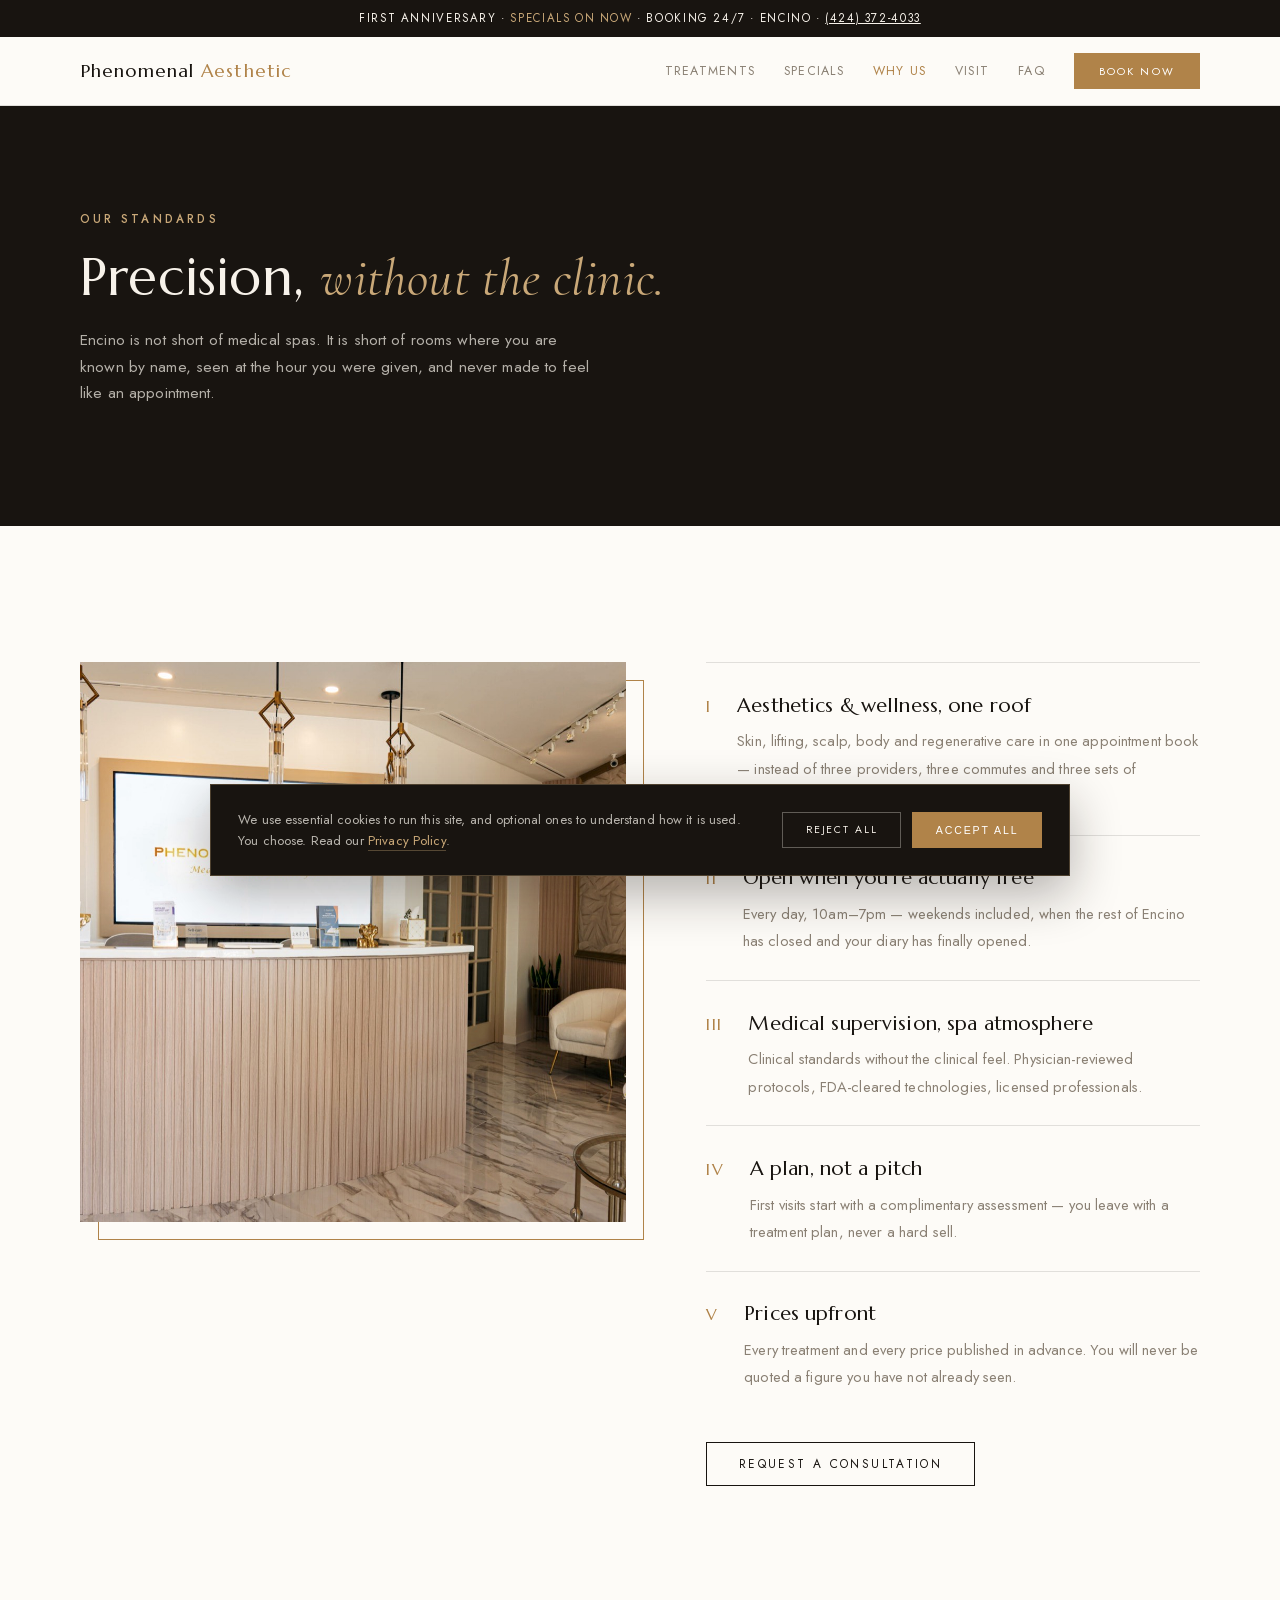
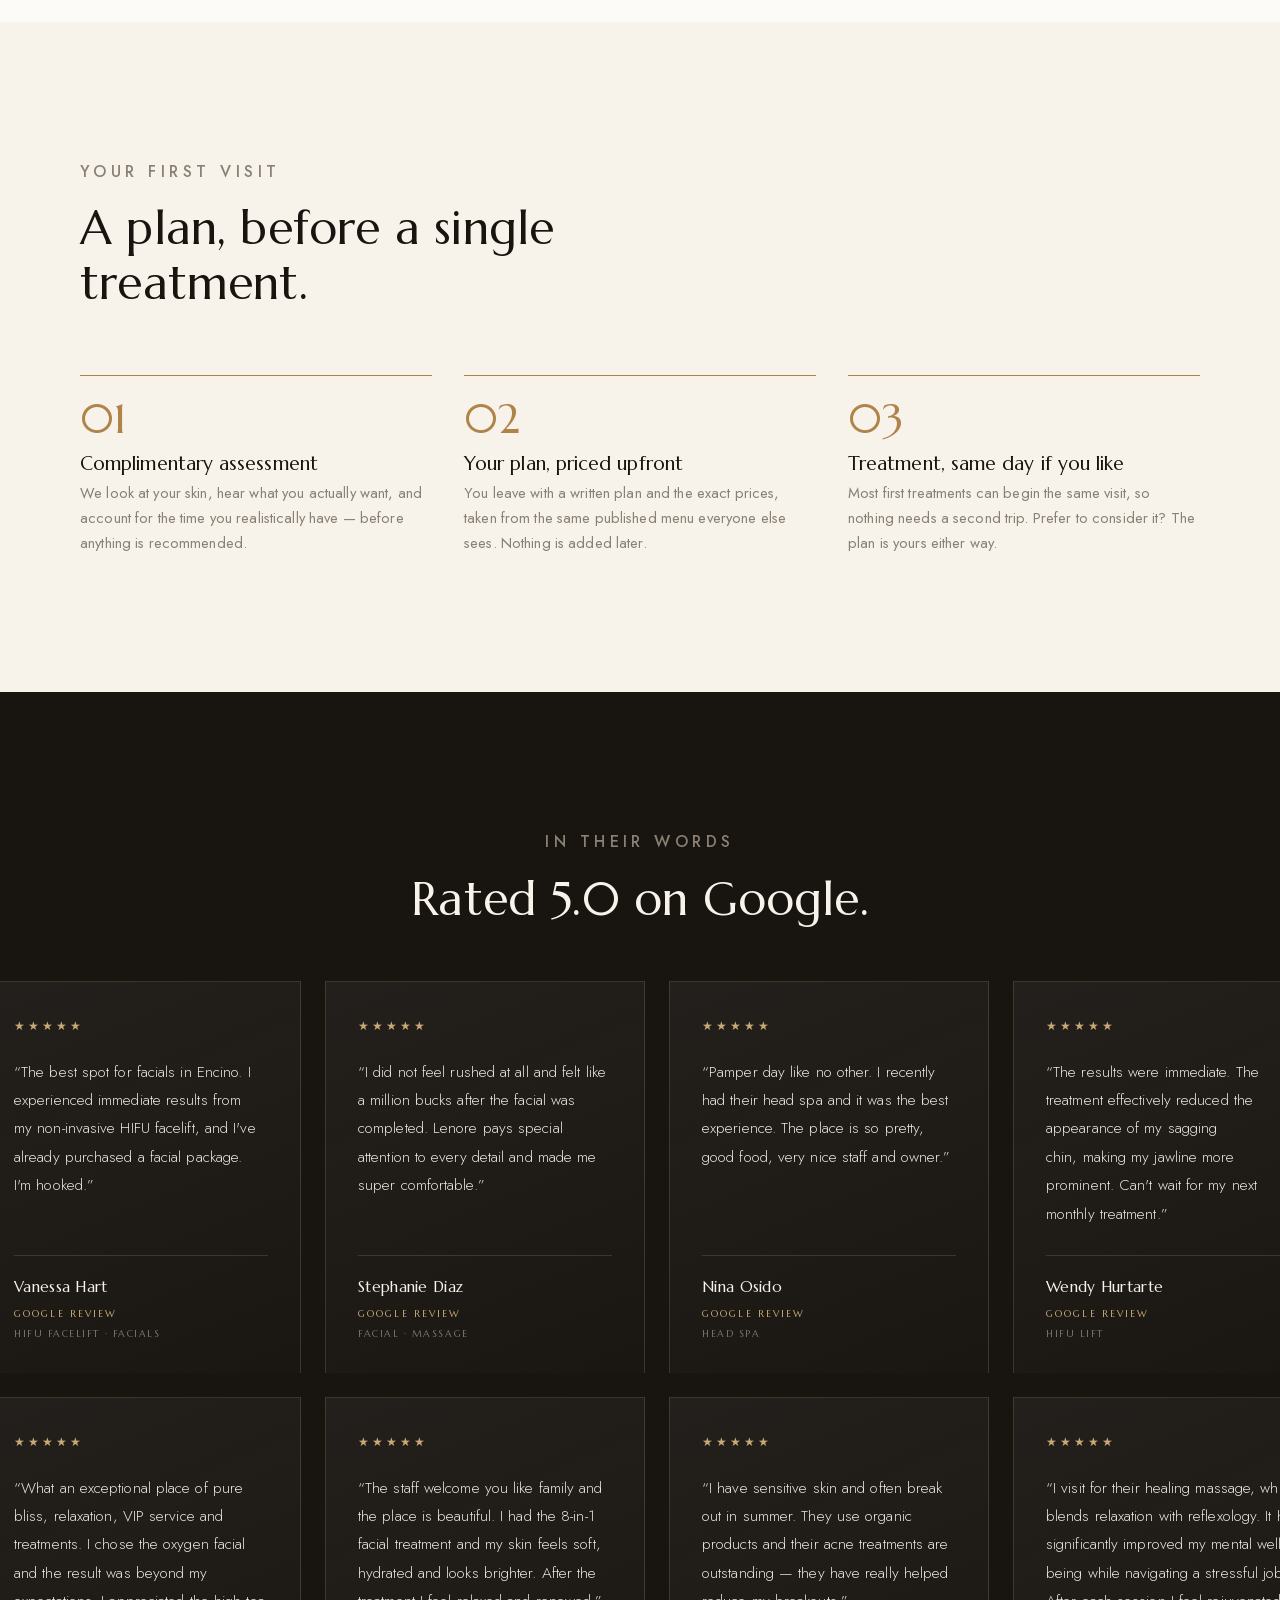
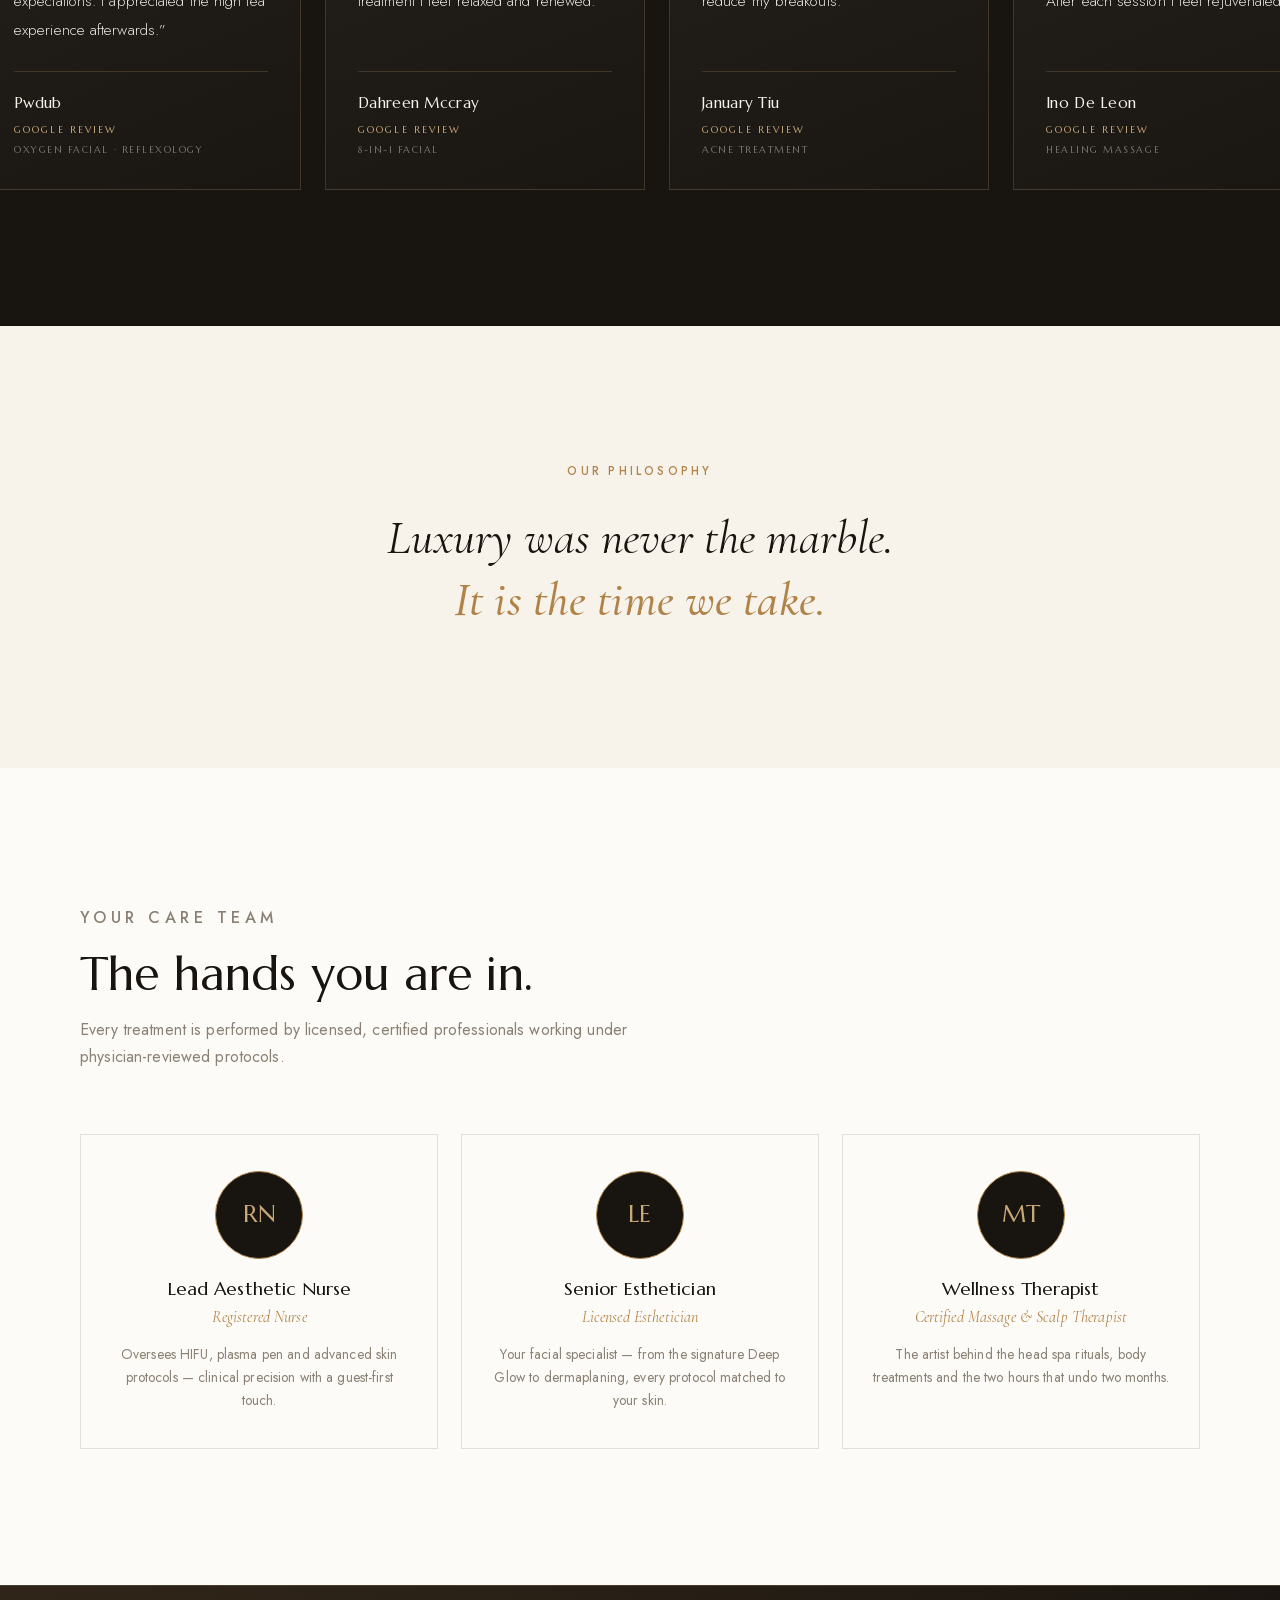
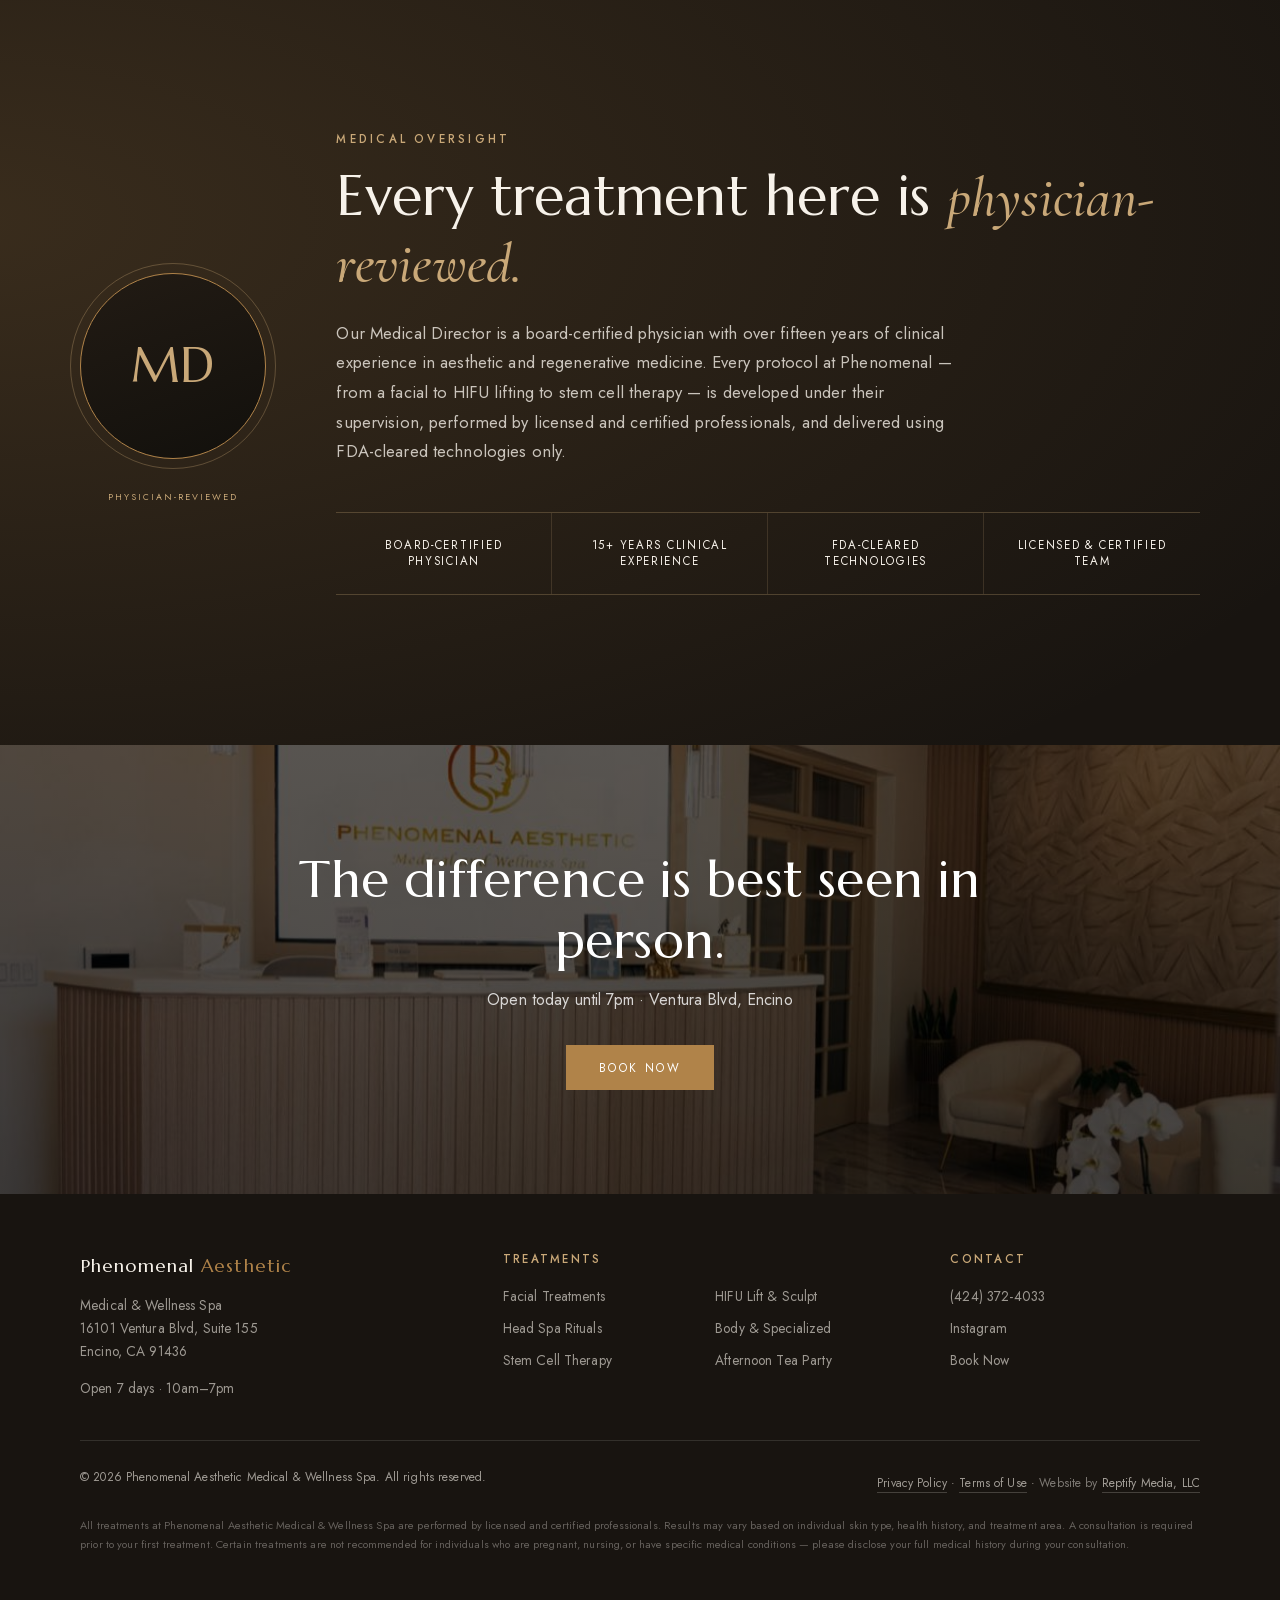
<file: why-us.html>
<!DOCTYPE html>
<html lang="en">
<head>
<meta charset="UTF-8">
<meta name="viewport" content="width=device-width, initial-scale=1.0">
<title>Why Phenomenal | Encino's 5.0★ Medical &amp; Wellness Spa</title>
<meta name="description" content="Aesthetics and wellness under one roof, physician-reviewed plans, prices published in advance, open 7 days. Rated 5.0 on Google. Ventura Blvd, Encino.">
<meta property="og:type" content="website">
<meta property="og:site_name" content="Phenomenal Aesthetic Medical &amp; Wellness Spa">
<meta property="og:title" content="Why Phenomenal | Encino's 5.0★ Medical &amp; Wellness Spa">
<meta property="og:description" content="Aesthetics and wellness under one roof, physician-reviewed plans, prices published in advance, open 7 days. Rated 5.0 on Google. Ventura Blvd, Encino.">
<meta property="og:url" content="https://phenomenalaestheticspa.com/why-us.html">
<meta property="og:image" content="https://phenomenalaestheticspa.com/wp-content/uploads/2026/02/DSC08669-2048x1365.jpg">
<meta name="twitter:card" content="summary_large_image">
<meta name="robots" content="noindex,nofollow"><!-- DEMO: set to index,follow at launch -->
<link rel="canonical" href="https://phenomenalaestheticspa.com/why-us.html">
<style>@font-face{font-family:'Marcellus';src:url('fonts/marcellus-400.woff2') format('woff2');font-weight:400;font-style:normal;font-display:block}@font-face{font-family:'Cormorant Garamond';src:url('fonts/cormorant-italic.woff2') format('woff2');font-weight:400 500;font-style:italic;font-display:block}@font-face{font-family:'Jost';src:url('fonts/jost.woff2') format('woff2');font-weight:300 500;font-style:normal;font-display:block}:root{--ink:#181410;--espresso:#241d16;--gold:#b08349;--gold-soft:#c9a878;--ivory:#f7f2ea;--porcelain:#fdfbf7;--stone:#8a8074;--line:rgba(24,20,16,.12);--serif:'Marcellus',Georgia,'Times New Roman',serif;--accent:'Cormorant Garamond',Georgia,serif;--sans:'Jost','Helvetica Neue',Helvetica,Arial,sans-serif;}*{margin:0;padding:0;box-sizing:border-box;-webkit-tap-highlight-color:transparent}html{scroll-behavior:smooth;background:#181410;overscroll-behavior-y:none}body{font-family:var(--sans);color:var(--ink);background:var(--porcelain) !important;line-height:1.7;font-weight:400;letter-spacing:.008em;-webkit-font-smoothing:antialiased;text-rendering:optimizeLegibility}img{max-width:100%;height:auto;display:block}a{color:inherit;text-decoration:none}h1,h2,h3{font-family:var(--serif);font-weight:400;line-height:1.18;letter-spacing:.004em}.wrap{width:min(1120px,92%);margin:0 auto}.eyebrow{font-size:.72rem;letter-spacing:.28em;text-transform:uppercase;color:var(--gold);margin-bottom:1rem;font-weight:500}.btn{display:inline-block;padding:.95rem 2rem;font-size:.74rem;letter-spacing:.2em;text-transform:uppercase;font-weight:400;text-align:center;line-height:1;transition:background .4s ease,color .4s ease,border-color .4s ease,transform .4s ease,box-shadow .4s ease}.btn-gold{background:var(--gold);color:#fff;border:1px solid var(--gold)}.btn-gold:hover{background:#9a7040;border-color:#9a7040}.btn-ghost{border:1px solid rgba(255,255,255,.5);color:#fff}.btn-ghost:hover{background:rgba(255,255,255,.12)}.btn-dark{border:1px solid var(--ink);color:var(--ink)}.btn-dark:hover{background:var(--ink);color:var(--ivory)}.announce{background:var(--ink);color:var(--ivory);text-align:center;font-size:.72rem;letter-spacing:.14em;text-transform:uppercase;padding:.55rem 1rem}.announce span{color:var(--gold-soft)}nav{position:relative;z-index:50;background:var(--porcelain);border-bottom:1px solid var(--line)}.nav-in{display:flex;align-items:center;justify-content:space-between;padding:1rem 0}.logo{font-family:var(--serif);font-size:1.15rem;letter-spacing:.06em}.logo em{font-style:normal;color:var(--gold)}.nav-links{display:flex;align-items:center;gap:1.8rem;font-size:.78rem;letter-spacing:.1em;text-transform:uppercase;color:var(--stone)}.nav-links a:hover{color:var(--ink)}.nav-cta{background:var(--gold);color:#fff;border:1px solid var(--gold);padding:.72rem 1.5rem;font-size:.68rem;letter-spacing:.2em;text-transform:uppercase;font-weight:400;line-height:1}.nav-links .nav-cta{color:#fff}@media(max-width:820px){.nav-links a:not(.nav-cta){display:none}}.hero{position:relative;min-height:88svh;display:flex;align-items:flex-end;color:#fff;isolation:isolate;overflow:hidden}.hero::before{content:"";position:absolute;inset:0;background:#241d16 url('images/hero-lounge.jpg') center 30%/cover no-repeat;z-index:-2}.hero::after{content:"";position:absolute;inset:0;background:linear-gradient(180deg,rgba(36,29,22,.44) 0%,rgba(28,22,17,.6) 50%,rgba(24,20,16,.93) 100%);z-index:-1}.hero-in{padding:4.5rem 0 4rem}.hero .eyebrow{color:var(--gold-soft)}.hero h1{font-size:clamp(2.6rem,8vw,5.2rem);max-width:14ch;margin-bottom:1.2rem}.hero h1 em{font-family:var(--accent);font-style:italic;font-weight:500;color:var(--gold-soft)}.hero p{max-width:46ch;font-size:1.02rem;color:rgba(255,255,255,.85);margin-bottom:1.8rem}.proof-badge{display:inline-flex;align-items:center;gap:.5rem;background:rgba(24,20,16,.55);border:1px solid rgba(255,255,255,.28);backdrop-filter:blur(6px);padding:.5rem 1rem;font-size:.78rem;letter-spacing:.06em;margin-bottom:1.6rem;flex-wrap:wrap;justify-content:center}@media(max-width:640px){.proof-badge .badge-tail{display:none}}.proof-badge b{color:var(--gold-soft);font-weight:600}.hero-ctas{display:flex;gap:.9rem;flex-wrap:wrap}@media(max-width:640px){.hero-ctas{flex-direction:column}.hero-ctas .btn{width:100%}}.strip{background:var(--ink);color:var(--ivory)}.strip-in{display:grid;grid-template-columns:repeat(4,1fr);text-align:center;padding:1.4rem 0;gap:1rem}.strip b{display:block;font-family:var(--serif);font-size:1.05rem;color:var(--gold-soft);font-weight:400}.strip .strip-lead b{color:var(--gold)}.strip span{font-size:.7rem;letter-spacing:.14em;text-transform:uppercase;color:rgba(247,242,234,.6)}@media(max-width:720px){.strip-in{grid-template-columns:repeat(2,1fr);gap:1.4rem 1rem}}section{padding:8.5rem 0}.sec-head{max-width:58ch;margin-bottom:4rem}.sec-head h2{font-size:clamp(1.9rem,4.5vw,2.9rem);margin-bottom:.9rem}.sec-head p{color:var(--stone);font-size:1rem}.page-hero{background:var(--ink) !important;color:var(--ivory);padding:6.5rem 0 5rem;height:420px;display:flex;align-items:flex-start;overflow:hidden}.page-hero h1{margin-top:0}.page-hero .eyebrow{margin-bottom:1.1rem}.page-hero .eyebrow{color:var(--gold-soft)}.page-hero h1{font-family:var(--serif);font-size:clamp(2.1rem,5vw,3.3rem);font-weight:400;max-width:22ch}.page-hero p.lead{color:rgba(247,242,234,.7);max-width:52ch;margin-top:1.1rem;font-size:.98rem}.nav-links a.active{color:var(--gold)}.nav-toggle{display:none;width:44px;height:44px;border:none;background:none;cursor:pointer;padding:0;position:relative;z-index:82;margin-right:-.5rem}.nav-toggle span{display:block;width:22px;height:1px;background:var(--ink);margin:0 auto;transition:transform .45s cubic-bezier(.25,.6,.3,1),opacity .3s ease,background .3s ease}.nav-toggle span:first-child{transform:translateY(-3px)}.nav-toggle span:last-child{transform:translateY(3px)}body.menu-open .nav-toggle span{background:var(--ivory)}body.menu-open .nav-toggle span:first-child{transform:translateY(.5px) rotate(45deg)}body.menu-open .nav-toggle span:last-child{transform:translateY(-.5px) rotate(-45deg)}@media(max-width:820px){.nav-toggle{display:block}nav .nav-links{position:fixed;inset:0;background:var(--ink);flex-direction:column;align-items:flex-start;justify-content:center;gap:0;padding:0 2rem;z-index:80;opacity:0;visibility:hidden;transition:opacity .5s cubic-bezier(.25,.6,.3,1),visibility .5s}body.menu-open nav .nav-links{opacity:1;visibility:visible}nav .nav-links a:not(.nav-cta){display:block;font-family:var(--serif);font-size:1.32rem;letter-spacing:.02em;text-transform:none;color:var(--ivory);padding:.62rem 0;width:100%;opacity:0;transform:translateY(14px);transition:opacity .5s cubic-bezier(.25,.6,.3,1),transform .5s cubic-bezier(.25,.6,.3,1),color .3s}body.menu-open nav .nav-links a:not(.nav-cta){opacity:1;transform:none}body.menu-open nav .nav-links a:nth-of-type(1){transition-delay:.1s}body.menu-open nav .nav-links a:nth-of-type(2){transition-delay:.16s}body.menu-open nav .nav-links a:nth-of-type(3){transition-delay:.22s}body.menu-open nav .nav-links a:nth-of-type(4){transition-delay:.28s}nav .nav-links a:not(.nav-cta):hover{color:var(--gold-soft)}nav .nav-links .nav-cta{display:none}nav .nav-links::after{content:"16101 Ventura Blvd, Suite 155 · Encino";position:absolute;bottom:6.5rem;left:2rem;right:2rem;font-size:.7rem;letter-spacing:.16em;text-transform:uppercase;color:rgba(247,242,234,.42);opacity:0;transition:opacity .5s ease .34s}body.menu-open nav .nav-links::after{opacity:1}body.menu-open{overflow:hidden}nav{background:var(--porcelain)}body.menu-open nav{background:transparent;border-bottom-color:transparent}body.menu-open .logo{color:var(--ivory);position:relative;z-index:82}.svc a,.menu-item a,.p-more{display:inline-block;padding:.62rem 0}footer li a{display:inline-block;padding:.34rem 0}.announce a{display:inline-block;padding:.3rem .2rem}.foot-legal-links a{display:inline-block;padding:.3rem 0}.visit-card a[href^="tel"],.visit-card a[href^="https://www.instagram"]{display:inline-block;padding:.25rem 0}}@media(prefers-reduced-motion:reduce){nav .nav-links,nav .nav-links a,.nav-toggle span{transition:none}}.page-hero .wrap{width:min(1120px,92%)}.page-hero p.lead{max-width:52ch}@media(max-width:820px){.page-hero{height:auto;min-height:300px;padding:3.4rem 0 3rem}}.reviews .sec-head{margin:0 auto 3.4rem;text-align:center}.reviews .sec-head h2{color:var(--ivory)}.review-rail{position:relative;overflow:hidden}.review-rail + .review-rail{margin-top:1.5rem}.review-track{display:flex;align-items:stretch;gap:1.5rem;width:max-content;will-change:transform}.review-track--a{animation:driftLeft 168s linear infinite}.review-track--b{animation:driftRight 196s linear infinite}.review-rail:hover .review-track,.review-rail:focus-within .review-track{animation-play-state:paused}@keyframes driftLeft{from{transform:translate3d(0,0,0)}to{transform:translate3d(-50%,0,0)}}@keyframes driftRight{from{transform:translate3d(-50%,0,0)}to{transform:translate3d(0,0,0)}}.review-card{flex:0 0 clamp(310px,25vw,368px);text-align:left;position:relative;border:1px solid rgba(201,168,120,.2);background:linear-gradient(158deg,rgba(247,242,234,.055),rgba(247,242,234,.012));padding:2.2rem 2rem 1.9rem;display:flex;flex-direction:column;transition:border-color .6s ease,background .6s ease}.review-card:hover{border-color:rgba(201,168,120,.46);background:linear-gradient(158deg,rgba(247,242,234,.08),rgba(247,242,234,.02))}.rc-stars{color:var(--gold-soft);letter-spacing:.26em;font-size:.72rem;margin-bottom:1.3rem}.review-card p{font-family:var(--sans);font-weight:300;font-size:.96rem;line-height:1.85;letter-spacing:.006em;color:rgba(250,247,241,.93);margin:0 0 1.7rem;flex:1;text-wrap:pretty}.rc-name{font-family:var(--serif);font-size:.95rem;color:var(--ivory);letter-spacing:.02em;padding-top:1.1rem;border-top:1px solid rgba(201,168,120,.2)}.rc-source{display:block;font-size:.6rem;letter-spacing:.22em;text-transform:uppercase;color:var(--gold-soft);margin-top:.4rem}.rc-treatment{display:block;font-size:.6rem;letter-spacing:.16em;text-transform:uppercase;color:rgba(247,242,234,.42);margin-top:.22rem}@media(max-width:860px){.review-rail{overflow-x:auto;scroll-snap-type:x mandatory;-webkit-overflow-scrolling:touch;scrollbar-width:none;padding-inline:1.1rem}.review-rail::-webkit-scrollbar{display:none}.review-track{animation:none !important;width:auto;gap:1rem}.review-card{flex:0 0 78vw;scroll-snap-align:center;padding:1.8rem 1.6rem 1.6rem}.review-card p{font-size:.98rem;line-height:1.8}.review-rail + .review-rail{margin-top:1rem}}@media(prefers-reduced-motion:reduce){.review-track{animation:none}.review-rail{overflow-x:auto;scroll-snap-type:x mandatory}.review-card{scroll-snap-align:start}}</style>
<script>document.documentElement.className+=' js'</script>
<link rel="preload" as="font" type="font/woff2" href="fonts/marcellus-400.woff2" crossorigin>
<link rel="preload" as="font" type="font/woff2" href="fonts/jost.woff2" crossorigin>
<link rel="preload" as="font" type="font/woff2" href="fonts/cormorant-italic.woff2" crossorigin>
<link rel="stylesheet" href="style.css?v=3015f65">
<script type="application/ld+json">
{
  "@context": "https://schema.org",
  "@type": "BreadcrumbList",
  "itemListElement": [
    {
      "@type": "ListItem",
      "position": 1,
      "name": "Home",
      "item": "https://phenomenalaestheticspa.com/"
    },
    {
      "@type": "ListItem",
      "position": 2,
      "name": "Why Phenomenal",
      "item": "https://phenomenalaestheticspa.com/why-us.html"
    }
  ]
}
</script>
<script type="application/ld+json">
{
  "@context": "https://schema.org",
  "@type": "MedicalSpa",
  "@id": "https://phenomenalaestheticspa.com/#business",
  "name": "Phenomenal Aesthetic Medical & Wellness Spa",
  "url": "https://phenomenalaestheticspa.com/",
  "telephone": "+14243724033",
  "priceRange": "$$$",
  "address": {
    "@type": "PostalAddress",
    "streetAddress": "16101 Ventura Blvd, Suite 155",
    "addressLocality": "Encino",
    "addressRegion": "CA",
    "postalCode": "91436",
    "addressCountry": "US"
  },
  "geo": {
    "@type": "GeoCoordinates",
    "latitude": 34.1554,
    "longitude": -118.4844
  },
  "openingHoursSpecification": {
    "@type": "OpeningHoursSpecification",
    "dayOfWeek": [
      "Monday",
      "Tuesday",
      "Wednesday",
      "Thursday",
      "Friday",
      "Saturday",
      "Sunday"
    ],
    "opens": "10:00",
    "closes": "19:00"
  },
  "aggregateRating": {
    "@type": "AggregateRating",
    "ratingValue": "5.0",
    "reviewCount": "19",
    "bestRating": "5"
  },
  "areaServed": [
    "Encino",
    "Sherman Oaks",
    "Studio City",
    "Tarzana",
    "Los Angeles"
  ]
}
</script>
</head>
<body>

<div class="announce"><a href="specials.html">First Anniversary · <span>Specials on now</span></a> · Booking 24/7 · Encino · <a href="tel:+14243724033" style="text-decoration:underline">(424) 372-4033</a></div>

<nav>
  <div class="wrap nav-in">
    <a class="logo" href="index.html">Phenomenal <em>Aesthetic</em></a>
    <div class="nav-links" id="navMenu">
      <a href="treatments.html">Treatments</a>
      <a href="specials.html">Specials</a>
      <a href="why-us.html" class="active">Why Us</a>
      <a href="visit.html">Visit</a>
      <a href="faq.html">FAQ</a>
      <a class="nav-cta" href="treatments.html">Book Now</a>
    </div>
      <button class="nav-toggle" type="button" aria-label="Open menu" aria-expanded="false" aria-controls="navMenu">
        <span></span><span></span>
      </button>
  </div>
</nav>

<header class="page-hero">
  <div class="wrap">
    <p class="eyebrow">Our Standards</p>
    <h1>Precision, <em style="font-family:var(--accent);font-style:italic;color:var(--gold-soft)">without the clinic.</em></h1>
    <p class="lead">Encino is not short of medical spas. It is short of rooms where you are known by name, seen at the hour you were given, and never made to feel like an appointment.</p>
  </div>
</header>


<section class="pillars-sec">
  <div class="wrap why-grid">
    <div class="why-img rv in">
      <img width="1600" height="1066" src="images/reception.jpg" alt="Reception at Phenomenal Aesthetic Medical &amp; Wellness Spa on Ventura Boulevard, Encino" loading="lazy">
    </div>
    <div class="pillars rv in">
      <div class="pillar"><span class="p-num">I</span><div><b>Aesthetics &amp; wellness, one roof</b><span>Skin, lifting, scalp, body and regenerative care in one appointment book — instead of three providers, three commutes and three sets of paperwork.</span></div></div>
      <div class="pillar"><span class="p-num">II</span><div><b>Open when you're actually free</b><span>Every day, 10am–7pm — weekends included, when the rest of Encino has closed and your diary has finally opened.</span></div></div>
      <div class="pillar"><span class="p-num">III</span><div><b>Medical supervision, spa atmosphere</b><span>Clinical standards without the clinical feel. Physician-reviewed protocols, FDA-cleared technologies, licensed professionals.</span></div></div>
      <div class="pillar"><span class="p-num">IV</span><div><b>A plan, not a pitch</b><span>First visits start with a complimentary assessment — you leave with a treatment plan, never a hard sell.</span></div></div>
      <div class="pillar"><span class="p-num">V</span><div><b>Prices upfront</b><span>Every treatment and every price published in advance. You will never be quoted a figure you have not already seen.</span></div></div>
      <a class="btn btn-dark" style="margin-top:1.6rem" href="treatments.html">Request a Consultation</a>
    </div>
  </div>
</section>

<section class="visit">
  <div class="wrap">
    <div class="sec-head rv in">
      <p class="eyebrow">Your First Visit</p>
      <h2>A plan, before a single treatment.</h2>
    </div>
    <div class="steps rv in">
      <div class="step">
        <div class="step-num">01</div>
        <h3>Complimentary assessment</h3>
        <p>We look at your skin, hear what you actually want, and account for the time you realistically have — before anything is recommended.</p>
      </div>
      <div class="step">
        <div class="step-num">02</div>
        <h3>Your plan, priced upfront</h3>
        <p>You leave with a written plan and the exact prices, taken from the same published menu everyone else sees. Nothing is added later.</p>
      </div>
      <div class="step">
        <div class="step-num">03</div>
        <h3>Treatment, same day if you like</h3>
        <p>Most first treatments can begin the same visit, so nothing needs a second trip. Prefer to consider it? The plan is yours either way.</p>
      </div>
    </div>
  </div>
</section>

<section class="reviews">
  <div class="wrap rv in">
    <div class="sec-head">
      <p class="eyebrow">In Their Words</p>
      <h2>Rated 5.0 on Google.</h2>
    </div>
  </div>
    <div class="review-rail">
    <div class="review-track review-track--a">
        <div class="review-card">
          <div class="rc-stars">★★★★★</div>
          <p>&ldquo;The best spot for facials in Encino. I experienced immediate results from my non-invasive HIFU facelift, and I've already purchased a facial package. I'm hooked.&rdquo;</p>
          <span class="rc-name">Vanessa Hart<span class="rc-source">Google Review</span><span class="rc-treatment">HIFU Facelift &middot; Facials</span></span>
        </div>
        <div class="review-card">
          <div class="rc-stars">★★★★★</div>
          <p>&ldquo;I did not feel rushed at all and felt like a million bucks after the facial was completed. Lenore pays special attention to every detail and made me super comfortable.&rdquo;</p>
          <span class="rc-name">Stephanie Diaz<span class="rc-source">Google Review</span><span class="rc-treatment">Facial &middot; Massage</span></span>
        </div>
        <div class="review-card">
          <div class="rc-stars">★★★★★</div>
          <p>&ldquo;Pamper day like no other. I recently had their head spa and it was the best experience. The place is so pretty, good food, very nice staff and owner.&rdquo;</p>
          <span class="rc-name">Nina Osido<span class="rc-source">Google Review</span><span class="rc-treatment">Head Spa</span></span>
        </div>
        <div class="review-card">
          <div class="rc-stars">★★★★★</div>
          <p>&ldquo;The results were immediate. The treatment effectively reduced the appearance of my sagging chin, making my jawline more prominent. Can't wait for my next monthly treatment.&rdquo;</p>
          <span class="rc-name">Wendy Hurtarte<span class="rc-source">Google Review</span><span class="rc-treatment">HIFU Lift</span></span>
        </div>
        <div class="review-card">
          <div class="rc-stars">★★★★★</div>
          <p>&ldquo;After struggling with ingrown hairs, I've found the best facial treatment in Encino. Dermaplaning revealed fresh skin instantly with no downtime. I've decided to make this my monthly routine.&rdquo;</p>
          <span class="rc-name">Eric Sharpe<span class="rc-source">Google Review</span><span class="rc-treatment">Dermaplaning</span></span>
        </div>
        <div class="review-card">
          <div class="rc-stars">★★★★★</div>
          <p>&ldquo;After a hydrofacial and microcurrent treatment, my skin feels tighter and the fine lines have diminished. Now I make it my go-to place every month.&rdquo;</p>
          <span class="rc-name">Phyllis Oreck<span class="rc-source">Google Review</span><span class="rc-treatment">Hydrafacial &middot; Microcurrent</span></span>
        </div>
        <div class="review-card">
          <div class="rc-stars">★★★★★</div>
          <p>&ldquo;A non-invasive facelift that enhances the jawline and contours without any downtime, and the results are visible immediately. Parking is easy. Validation is provided.&rdquo;</p>
          <span class="rc-name">Jigz Narciso<span class="rc-source">Google Review</span><span class="rc-treatment">HIFU Facial</span></span>
        </div>
        <div class="review-card">
          <div class="rc-stars">★★★★★</div>
          <p>&ldquo;The results were immediate: my face had a noticeable glow, and the puffiness under my eyes decreased as it helped flush out toxins. This will be my preferred facial from now on.&rdquo;</p>
          <span class="rc-name">Jerome Marcos<span class="rc-source">Google Review</span><span class="rc-treatment">Lymphatic Facial</span></span>
        </div>
        <div class="review-card">
          <div class="rc-stars">★★★★★</div>
          <p>&ldquo;I bought a package of treatments, and after just the first session I can already see results — my skin feels tighter and smoother. I highly recommend it.&rdquo;</p>
          <span class="rc-name">Abigail Tamisin<span class="rc-source">Google Review</span><span class="rc-treatment">Micro-needling</span></span>
        </div>
    </div>
  </div>
  <div class="review-rail">
    <div class="review-track review-track--b">
        <div class="review-card">
          <div class="rc-stars">★★★★★</div>
          <p>&ldquo;What an exceptional place of pure bliss, relaxation, VIP service and treatments. I chose the oxygen facial and the result was beyond my expectations. I appreciated the high tea experience afterwards.&rdquo;</p>
          <span class="rc-name">Pwdub<span class="rc-source">Google Review</span><span class="rc-treatment">Oxygen Facial &middot; Reflexology</span></span>
        </div>
        <div class="review-card">
          <div class="rc-stars">★★★★★</div>
          <p>&ldquo;The staff welcome you like family and the place is beautiful. I had the 8-in-1 facial treatment and my skin feels soft, hydrated and looks brighter. After the treatment I feel relaxed and renewed.&rdquo;</p>
          <span class="rc-name">Dahreen Mccray<span class="rc-source">Google Review</span><span class="rc-treatment">8-in-1 Facial</span></span>
        </div>
        <div class="review-card">
          <div class="rc-stars">★★★★★</div>
          <p>&ldquo;I have sensitive skin and often break out in summer. They use organic products and their acne treatments are outstanding — they have really helped reduce my breakouts.&rdquo;</p>
          <span class="rc-name">January Tiu<span class="rc-source">Google Review</span><span class="rc-treatment">Acne Treatment</span></span>
        </div>
        <div class="review-card">
          <div class="rc-stars">★★★★★</div>
          <p>&ldquo;I visit for their healing massage, which blends relaxation with reflexology. It has significantly improved my mental well-being while navigating a stressful job. After each session I feel rejuvenated.&rdquo;</p>
          <span class="rc-name">Ino De Leon<span class="rc-source">Google Review</span><span class="rc-treatment">Healing Massage</span></span>
        </div>
        <div class="review-card">
          <div class="rc-stars">★★★★★</div>
          <p>&ldquo;I have never felt so pampered. The amenities are exceptional, including a sauna and indoor jacuzzi. The oxygen facial left my skin deeply hydrated. This has become my go-to for self-care.&rdquo;</p>
          <span class="rc-name">P. C.<span class="rc-source">Google Review</span><span class="rc-treatment">Oxygen Facial</span></span>
        </div>
        <div class="review-card">
          <div class="rc-stars">★★★★★</div>
          <p>&ldquo;They recommended dermaplaning and extractions for my oily skin, and the results were impressive — I noticed an instant glow. Already scheduled for my next visit.&rdquo;</p>
          <span class="rc-name">Mark<span class="rc-source">Google Review</span><span class="rc-treatment">Dermaplaning &middot; Extractions</span></span>
        </div>
        <div class="review-card">
          <div class="rc-stars">★★★★★</div>
          <p>&ldquo;I celebrated my birthday here with friends. The venue had a vibrant and luxurious atmosphere, and the facial and massage services were excellent. Parking was easily accessible and covered.&rdquo;</p>
          <span class="rc-name">Kimberly Hernandez<span class="rc-source">Google Review</span><span class="rc-treatment">Group Booking</span></span>
        </div>
        <div class="review-card">
          <div class="rc-stars">★★★★★</div>
          <p>&ldquo;The ideal destination for a mother-and-daughter spa day. Luxurious facial and massage, along with tea and delightful treats, plus goodie bags — a thoughtful experience.&rdquo;</p>
          <span class="rc-name">Aliyah Solis<span class="rc-source">Google Review</span><span class="rc-treatment">Facial &middot; Massage</span></span>
        </div>
        <div class="review-card">
          <div class="rc-stars">★★★★★</div>
          <p>&ldquo;An amazing hydrofacial that gave my skin an instant glow. They served herbal tea and desserts after the treatment. I think I'll make this a regular habit.&rdquo;</p>
          <span class="rc-name">Oswald Garcia<span class="rc-source">Google Review</span><span class="rc-treatment">Hydrafacial</span></span>
        </div>
    </div>
  </div>
</section>

<section class="philosophy">
  <div class="wrap rv in">
    <p class="eyebrow">Our Philosophy</p>
    <p class="phil-line">Luxury was never the marble. <b>It is the time we take.</b></p>
  </div>
</section>

<section class="team-sec">
  <div class="wrap">
    <div class="sec-head rv in">
      <p class="eyebrow">Your Care Team</p>
      <h2>The hands you are in.</h2>
      <p>Every treatment is performed by licensed, certified professionals working under physician-reviewed protocols.</p>
    </div>
    <!-- DEMO PLACEHOLDER: replace each card with a real team member — photo, name, license/certification — before launch -->
    <div class="team-grid rv in">
      <div class="team-card">
        <div class="team-avatar" aria-hidden="true">RN</div>
        <h3>Lead Aesthetic Nurse</h3>
        <p class="team-role">Registered Nurse</p>
        <p>Oversees HIFU, plasma pen and advanced skin protocols — clinical precision with a guest-first touch.</p>
      </div>
      <div class="team-card">
        <div class="team-avatar" aria-hidden="true">LE</div>
        <h3>Senior Esthetician</h3>
        <p class="team-role">Licensed Esthetician</p>
        <p>Your facial specialist — from the signature Deep Glow to dermaplaning, every protocol matched to your skin.</p>
      </div>
      <div class="team-card">
        <div class="team-avatar" aria-hidden="true">MT</div>
        <h3>Wellness Therapist</h3>
        <p class="team-role">Certified Massage &amp; Scalp Therapist</p>
        <p>The artist behind the head spa rituals, body treatments and the two hours that undo two months.</p>
      </div>
    </div>
  </div>
</section>

<section class="medcred">
  <div class="wrap medcred-grid rv in">
    <div class="medcred-avatar" aria-hidden="true">MD</div>
    <div>
            <p class="eyebrow">Medical Oversight</p>
      <h2>Every treatment here is <em>physician-reviewed.</em></h2>
      <!-- DEMO PLACEHOLDER: replace with the real Medical Director's name, photo and verified credentials before launch -->
      <p class="medcred-bio">Our Medical Director is a board-certified physician with over fifteen years of clinical experience in aesthetic and regenerative medicine. Every protocol at Phenomenal &mdash; from a facial to HIFU lifting to stem cell therapy &mdash; is developed under their supervision, performed by licensed and certified professionals, and delivered using FDA-cleared technologies only.</p>
      <div class="medcred-chips">
        <span>Board-Certified Physician</span>
        <span>15+ Years Clinical Experience</span>
        <span>FDA-Cleared Technologies</span>
        <span>Licensed &amp; Certified Team</span>
      </div>
    </div>
  </div>
</section>

<section class="final">
  <div class="wrap rv in">
    <h2>The difference is best seen in person.</h2>
    <p>Open today until 7pm · Ventura Blvd, Encino</p>
    <a class="btn btn-gold" href="treatments.html">Book Now</a>
  </div>
</section>

<footer>
  <div class="wrap">
    <div class="foot-grid">
      <div>
        <span class="logo">Phenomenal <em>Aesthetic</em></span>
        <p>Medical &amp; Wellness Spa<br>16101 Ventura Blvd, Suite 155<br>Encino, CA 91436</p>
        <p style="margin-top:.9rem">Open 7 days &middot; 10am&ndash;7pm</p>
      </div>
      <div class="foot-treatments">
        <h4>Treatments</h4>
        <ul>
          <li><a href="treatments.html#facials">Facial Treatments</a></li>
          <li><a href="treatments.html#lift">HIFU Lift &amp; Sculpt</a></li>
          <li><a href="treatments.html#headspa">Head Spa Rituals</a></li>
          <li><a href="treatments.html#body">Body &amp; Specialized</a></li>
          <li><a href="treatments.html#stemcell">Stem Cell Therapy</a></li>
          <li><a href="treatments.html#tea">Afternoon Tea Party</a></li>
        </ul>
      </div>
      <div>
        <h4>Contact</h4>
        <ul>
          <li><a href="tel:+14243724033">(424) 372-4033</a></li>
          <li><a href="https://www.instagram.com/phenomenalaestheticspa/" target="_blank" rel="noopener">Instagram</a></li>
          <li><a href="treatments.html">Book Now</a></li>
        </ul>
      </div>
    </div>
    <div class="foot-base">
      <span>© 2026 Phenomenal Aesthetic Medical &amp; Wellness Spa. All rights reserved.</span>
      <span class="foot-legal-links"><a href="privacy.html">Privacy Policy</a> · <a href="terms.html">Terms of Use</a> · <span class="foot-credit">Website by <a href="https://reptifymedia.com" target="_blank" rel="noopener">Reptify Media, LLC</a></span></span>
    </div>
    <p class="foot-legal">All treatments at Phenomenal Aesthetic Medical &amp; Wellness Spa are performed by licensed and certified professionals. Results may vary based on individual skin type, health history, and treatment area. A consultation is required prior to your first treatment. Certain treatments are not recommended for individuals who are pregnant, nursing, or have specific medical conditions — please disclose your full medical history during your consultation.</p>
  </div>
</footer>

<div class="mobile-bar">
  <a class="mb-call" href="tel:+14243724033"><span>Call Now</span><small>(424) 372-4033</small></a>
  <a class="mb-book" href="tel:+14243724033"><span>Book Now</span><small data-avail>Open today</small></a>
</div>

<script src="main.js?v=3015f65" defer></script>
<script src="chat.js?v=3015f65" defer></script>
</body>
</html>
</file>
<file: style.css>
/* ── self-hosted type ─────────────────────────────────────── */
/* Variable woff2, latin subset, served from our own directory. No third-party
   request, and font-display:block prevents the swap that made text jump on
   refresh — the face is either ready or the page waits a beat for it. */
@font-face{font-family:'Marcellus';src:url('fonts/marcellus-400.woff2') format('woff2');font-weight:400;font-style:normal;font-display:block}
@font-face{font-family:'Cormorant Garamond';src:url('fonts/cormorant-italic.woff2') format('woff2');font-weight:400 500;font-style:italic;font-display:block}
@font-face{font-family:'Jost';src:url('fonts/jost.woff2') format('woff2');font-weight:300 500;font-style:normal;font-display:block}

:root{
  --ink:#181410;
  --espresso:#241d16;
  --gold:#b08349;
  --gold-soft:#c9a878;
  --ivory:#f7f2ea;
  --porcelain:#fdfbf7;
  --stone:#8a8074;
  --line:rgba(24,20,16,.12);
  --serif:'Marcellus',Georgia,'Times New Roman',serif;
  --accent:'Cormorant Garamond',Georgia,serif;
  --sans:'Jost','Helvetica Neue',Helvetica,Arial,sans-serif;
}
*{margin:0;padding:0;box-sizing:border-box;-webkit-tap-highlight-color:transparent}
html{scroll-behavior:smooth;background:#181410;overscroll-behavior-y:none}
body{font-family:var(--sans);color:var(--ink);background:var(--porcelain) !important;line-height:1.7;font-weight:400;letter-spacing:.008em;-webkit-font-smoothing:antialiased;text-rendering:optimizeLegibility}
img{max-width:100%;height:auto;display:block}
a{color:inherit;text-decoration:none}
h1,h2,h3{font-family:var(--serif);font-weight:400;line-height:1.18;letter-spacing:.004em}
.wrap{width:min(1120px,92%);margin:0 auto}
.eyebrow{font-size:.72rem;letter-spacing:.28em;text-transform:uppercase;color:var(--gold);margin-bottom:1rem;font-weight:500}
.btn{display:inline-block;padding:.95rem 2rem;font-size:.74rem;letter-spacing:.2em;text-transform:uppercase;font-weight:400;text-align:center;line-height:1;transition:background .4s ease,color .4s ease,border-color .4s ease,transform .4s ease,box-shadow .4s ease}
.btn-gold{background:var(--gold);color:#fff;border:1px solid var(--gold)}
.btn-gold:hover{background:#9a7040;border-color:#9a7040}
.btn-ghost{border:1px solid rgba(255,255,255,.5);color:#fff}
.btn-ghost:hover{background:rgba(255,255,255,.12)}
.btn-dark{border:1px solid var(--ink);color:var(--ink)}
.btn-dark:hover{background:var(--ink);color:var(--ivory)}

/* announcement */
.announce{background:var(--ink);color:var(--ivory);text-align:center;font-size:.72rem;letter-spacing:.14em;text-transform:uppercase;padding:.55rem 1rem}
.announce span{color:var(--gold-soft)}

/* nav — quiet hierarchy: logo left, links small beside CTA */
nav{position:relative;z-index:50;background:var(--porcelain);border-bottom:1px solid var(--line)}
.nav-in{display:flex;align-items:center;justify-content:space-between;padding:1rem 0}
.logo{font-family:var(--serif);font-size:1.15rem;letter-spacing:.06em}
.logo em{font-style:normal;color:var(--gold)}
.nav-links{display:flex;align-items:center;gap:1.8rem;font-size:.78rem;letter-spacing:.1em;text-transform:uppercase;color:var(--stone)}
.nav-links a:hover{color:var(--ink)}
.nav-cta{background:var(--gold);color:#fff;border:1px solid var(--gold);padding:.72rem 1.5rem;font-size:.68rem;letter-spacing:.2em;text-transform:uppercase;font-weight:400;line-height:1}
.nav-links .nav-cta{color:#fff}
@media(max-width:820px){.nav-links a:not(.nav-cta){display:none}}

/* hero */
.hero{position:relative;min-height:88svh;display:flex;align-items:flex-end;color:#fff;isolation:isolate;overflow:hidden}
.hero::before{content:"";position:absolute;inset:0;background:#241d16 url('images/hero-lounge.jpg') center 30%/cover no-repeat;z-index:-2}
.hero::after{content:"";position:absolute;inset:0;background:linear-gradient(180deg,rgba(36,29,22,.44) 0%,rgba(28,22,17,.6) 50%,rgba(24,20,16,.93) 100%);z-index:-1}@media(max-width:820px){.hero::before{background-image:url('images/hero-lounge-sm.jpg')}}
.hero-in{padding:4.5rem 0 4rem}
.hero .eyebrow{color:var(--gold-soft)}
.hero h1{font-size:clamp(2.6rem,8vw,5.2rem);max-width:14ch;margin-bottom:1.2rem}
.hero h1 em{font-family:var(--accent);font-style:italic;font-weight:500;color:var(--gold-soft)}
.hero p{max-width:46ch;font-size:1.02rem;color:rgba(255,255,255,.85);margin-bottom:1.8rem}
.proof-badge{display:inline-flex;align-items:center;gap:.5rem;background:rgba(24,20,16,.55);border:1px solid rgba(255,255,255,.28);backdrop-filter:blur(6px);padding:.5rem 1rem;font-size:.78rem;letter-spacing:.06em;margin-bottom:1.6rem;flex-wrap:wrap;justify-content:center}
@media(max-width:640px){.proof-badge .badge-tail{display:none}}
.proof-badge b{color:var(--gold-soft);font-weight:600}
.hero-ctas{display:flex;gap:.9rem;flex-wrap:wrap}
@media(max-width:640px){.hero-ctas{flex-direction:column}.hero-ctas .btn{width:100%}}

/* trust strip */
.strip{background:var(--ink);color:var(--ivory)}
.strip-in{display:grid;grid-template-columns:repeat(4,1fr);text-align:center;padding:1.4rem 0;gap:1rem}
.strip b{display:block;font-family:var(--serif);font-size:1.05rem;color:var(--gold-soft);font-weight:400}
.strip .strip-lead b{color:var(--gold)}
.strip span{font-size:.7rem;letter-spacing:.14em;text-transform:uppercase;color:rgba(247,242,234,.6)}
@media(max-width:720px){.strip-in{grid-template-columns:repeat(2,1fr);gap:1.4rem 1rem}}

/* sections */
section{padding:8.5rem 0}
.sec-head{max-width:58ch;margin-bottom:4rem}
.sec-head h2{font-size:clamp(1.9rem,4.5vw,2.9rem);margin-bottom:.9rem}
.sec-head p{color:var(--stone);font-size:1rem}

/* services */
.services{background:var(--ivory)}
.svc-grid{display:grid;grid-template-columns:repeat(auto-fit,minmax(240px,1fr));gap:1.4rem}
.svc{background:var(--porcelain);border:1px solid var(--line);padding:2.2rem 1.8rem;display:flex;flex-direction:column}
.svc:hover{transform:translateY(-5px);box-shadow:0 20px 46px rgba(24,20,16,.09)}
.svc-stage.is-open .svc:hover{transform:none;box-shadow:inset 3px 0 0 0 var(--gold)}
.svc .num{font-family:var(--serif);color:var(--gold);font-size:.85rem;letter-spacing:.2em;margin-bottom:1.1rem}
.svc h3{font-size:1.35rem;margin-bottom:.35rem}
.svc .outcome{font-family:var(--accent);font-size:1.05rem;color:var(--gold);font-style:italic;margin-bottom:.9rem}
.svc p{font-size:.9rem;color:var(--stone);margin-bottom:1.4rem}
.svc a{font-size:.7rem;letter-spacing:.2em;text-transform:uppercase;color:var(--ink);border-bottom:1px solid var(--gold);padding-bottom:.25rem;align-self:flex-start;font-weight:400;margin-top:auto}
.svc a:hover{color:var(--gold)}

/* why */
.why-grid{display:grid;grid-template-columns:1.05fr .95fr;gap:5rem;align-items:center}
.why-img{position:relative}
.why-img{overflow:visible}
.why-img img{aspect-ratio:4/5;object-fit:cover;width:100%;transition:transform .6s ease}
.why-img:hover img{transform:scale(1.02)}
.why-img::after{content:"";position:absolute;inset:1.2rem -1.2rem -1.2rem 1.2rem;border:1px solid var(--gold);z-index:-1;pointer-events:none}
.why li{list-style:none;display:flex;gap:1rem;margin-bottom:1.5rem;font-size:.95rem}
.why li b{font-family:var(--serif);font-weight:400;display:block;font-size:1.1rem;margin-bottom:.15rem}
.why li span{color:var(--stone);font-size:.9rem}
.tick{color:var(--gold);font-size:1.1rem;line-height:1.7}
@media(max-width:860px){.why-grid{grid-template-columns:1fr;gap:2.5rem}.why-img::after{inset:.8rem -.8rem -.8rem .8rem}}

/* reviews */
.reviews{background:var(--ink);color:var(--ivory);text-align:center}
.stars{color:var(--gold-soft);font-size:1.5rem;letter-spacing:.35em;margin-bottom:1.2rem}
.reviews blockquote{font-family:var(--serif);font-size:clamp(1.4rem,3.6vw,2.1rem);max-width:26ch;margin:0 auto 1.4rem;line-height:1.35}
.reviews cite{font-style:normal;font-size:.78rem;letter-spacing:.2em;text-transform:uppercase;color:rgba(247,242,234,.55)}
.reviews .g5{color:var(--gold-soft)}

/* visit */
.visit{background:var(--ivory)}
.visit-grid{display:grid;grid-template-columns:1fr 1fr;gap:3rem}
.visit-card{background:var(--porcelain);border:1px solid var(--line);padding:2.2rem 1.8rem;display:flex;flex-direction:column;transition:transform .4s ease,box-shadow .4s ease}
.visit-card:hover{transform:translateY(-5px);box-shadow:0 20px 46px rgba(24,20,16,.09)}
.visit-card h3{font-size:1.3rem;margin-bottom:1.2rem}
.visit-card p{font-size:.95rem;margin-bottom:.9rem;color:var(--stone)}
.visit-card p b{color:var(--ink);font-weight:500}
.visit-card .btn{margin-top:auto;align-self:flex-start}
.hours-row{display:flex;justify-content:space-between;border-bottom:1px solid var(--line);padding:.55rem 0;font-size:.92rem}
.hours-row span:last-child{color:var(--gold);font-weight:500}
@media(max-width:820px){.visit-grid{grid-template-columns:1fr}}

/* faq */
details{border-bottom:1px solid var(--line)}
summary{font-family:var(--serif);font-size:1.15rem;padding:1.3rem 2.2rem 1.3rem 0;cursor:pointer;list-style:none;position:relative}
summary::-webkit-details-marker{display:none}
summary::after{content:"+";position:absolute;right:.2rem;top:50%;transform:translateY(-50%);color:var(--gold);font-size:1.4rem;font-family:var(--sans);font-weight:300;transition:transform .25s}
details[open] summary::after{transform:translateY(-50%) rotate(45deg)}
details p{padding:0 0 1.4rem;color:var(--stone);font-size:.95rem;max-width:65ch}

/* ── medical oversight — the trust anchor ─────────────────── */
.medcred{background:var(--ink);color:var(--ivory);position:relative;overflow:hidden;border-top:1px solid rgba(201,168,120,.28);padding:9rem 0;min-height:clamp(520px,64vh,660px);display:flex;align-items:center}
.medcred::before{content:"";position:absolute;inset:-45%;background:radial-gradient(ellipse at 22% 40%,rgba(176,131,73,.22),transparent 58%);pointer-events:none}
.medcred .wrap{position:relative;width:min(1120px,92%)}
.medcred-grid{display:grid;grid-template-columns:auto 1fr;gap:4.4rem;align-items:center}
.medcred .eyebrow{color:var(--gold-soft)}

/* the seal */
.medcred-avatar{width:186px;height:186px;border-radius:50%;background:linear-gradient(160deg,#221b14,#12100c);color:var(--gold-soft);font-family:var(--serif);font-size:3rem;display:flex;align-items:center;justify-content:center;border:1px solid var(--gold);position:relative;flex-shrink:0}
.medcred-avatar::after{content:"";position:absolute;inset:-11px;border:1px solid rgba(201,168,120,.32);border-radius:50%}
.medcred-avatar::before{content:"PHYSICIAN-REVIEWED";position:absolute;bottom:-2.9rem;left:50%;transform:translateX(-50%);font-family:var(--sans);font-size:.56rem;letter-spacing:.22em;color:var(--gold-soft);white-space:nowrap}

.medcred h2{font-size:clamp(2.2rem,5vw,3.5rem);margin-bottom:1.4rem;max-width:19ch;line-height:1.16}
.medcred h2 em{font-family:var(--accent);font-style:italic;font-weight:500;color:var(--gold-soft)}
.medcred-bio{color:rgba(247,242,234,.78);font-size:1.04rem;line-height:1.78;max-width:62ch;margin-bottom:2.8rem}

/* credential marks */
.medcred-chips{display:grid;grid-template-columns:repeat(4,1fr);gap:0;border-top:1px solid rgba(201,168,120,.28);border-bottom:1px solid rgba(201,168,120,.28);margin-bottom:.4rem}
.medcred-chips span{border:none;border-right:1px solid rgba(201,168,120,.18);color:var(--ivory);font-size:.72rem;letter-spacing:.15em;text-transform:uppercase;padding:1.5rem 1rem;font-weight:400;text-align:center;display:flex;align-items:center;justify-content:center;line-height:1.45}
.medcred-chips span:last-child{border-right:none}
.medcred-foot{margin-top:1.8rem;display:flex;align-items:center;gap:1.4rem;flex-wrap:wrap}
.medcred-foot p{font-size:.82rem;color:rgba(247,242,234,.5);margin:0}

@media(max-width:900px){
  .medcred{padding:5rem 0;min-height:0}
  .medcred-grid{grid-template-columns:1fr;gap:3.4rem;text-align:left}
  .medcred-avatar{width:132px;height:132px;font-size:2.1rem}
  .medcred-chips{grid-template-columns:repeat(2,1fr)}
  .medcred-chips span{border-bottom:1px solid rgba(201,168,120,.18);padding:1rem .8rem}
  .medcred-chips span:nth-child(2n){border-right:none}
  .medcred-chips span:nth-last-child(-n+2){border-bottom:none}
}
@media(max-width:520px){.medcred-chips{grid-template-columns:1fr}.medcred-chips span{border-right:none}}

/* final cta */
.final{padding:8.5rem 0;background:linear-gradient(rgba(36,29,22,.74),rgba(24,20,16,.78)),url('images/final-band.jpg') center/cover;color:#fff;text-align:center;padding:6.5rem 0}
.final h2{font-size:clamp(2rem,5.5vw,3.2rem);max-width:20ch;margin:0 auto 1rem}
.final p{color:rgba(255,255,255,.8);margin-bottom:2rem}

/* footer */
footer{background:var(--ink);color:rgba(247,242,234,.6);padding:3.5rem 0 7rem;font-size:.85rem}
.foot-grid{display:grid;grid-template-columns:1.5fr 1.6fr 1fr;gap:3rem;margin-bottom:2.5rem;align-items:start}
.foot-treatments ul{display:grid;grid-template-columns:1fr 1fr;column-gap:1.6rem}
footer .logo{color:var(--ivory);margin-bottom:.8rem;display:block}
footer h4{font-size:.72rem;letter-spacing:.2em;text-transform:uppercase;color:var(--gold-soft);margin-bottom:1rem;font-weight:500}
footer a:hover{color:var(--ivory)}
footer li{list-style:none;margin-bottom:.55rem}
.foot-base{border-top:1px solid rgba(247,242,234,.12);padding-top:1.6rem;font-size:.75rem;display:flex;justify-content:space-between;flex-wrap:wrap;gap:.5rem}
.foot-legal{margin-top:1.4rem;font-size:.68rem;line-height:1.7;color:rgba(247,242,234,.35)}
@media(max-width:720px){.foot-grid{grid-template-columns:1fr;gap:2.2rem}.foot-treatments ul{grid-template-columns:1fr}}

/* sticky mobile bar */
.mobile-bar{position:fixed;bottom:0;left:0;right:0;z-index:60;display:none;grid-template-columns:1fr 1fr;box-shadow:0 -6px 24px rgba(24,20,16,.18)}
.mobile-bar a{padding:1.05rem;text-align:center;font-size:.72rem;letter-spacing:.2em;text-transform:uppercase;font-weight:400}
.mb-call{background:var(--porcelain);color:var(--ink)}
.mb-book{background:var(--gold);color:#fff}
@media(max-width:820px){.mobile-bar{display:grid}}

/* reveal */
/* Content is ALWAYS visible by default. The script may opt an element into
   an entrance animation, but nothing here ever depends on JS to be seen. */
/* No entrance animation. Content is simply, immediately there — motion on
   arrival is what reads as restless. Movement is reserved for what the
   visitor actually touches. */
.rv{opacity:1;transform:none}
.rv.in{opacity:1;transform:none}
@media(prefers-reduced-motion:reduce){.rv{opacity:1;transform:none;transition:none}}
/* inner pages */
.page-hero{background:var(--ink) !important;color:var(--ivory);padding:6.5rem 0 5rem;height:420px;display:flex;align-items:flex-start;overflow:hidden}
.page-hero h1{margin-top:0}
.page-hero .eyebrow{margin-bottom:1.1rem}
.page-hero .eyebrow{color:var(--gold-soft)}
.page-hero h1{font-family:var(--serif);font-size:clamp(2.1rem,5vw,3.3rem);font-weight:400;max-width:22ch}
.page-hero p.lead{color:rgba(247,242,234,.7);max-width:52ch;margin-top:1.1rem;font-size:.98rem}
.nav-links a.active{color:var(--gold)}

/* treatment menu */
.menu-cat{margin-bottom:4rem}
.menu-cat h2{font-size:clamp(1.6rem,3.5vw,2.2rem);margin-bottom:.4rem}
.menu-cat .cat-note{font-family:var(--accent);font-style:italic;color:var(--gold);font-size:1.1rem;margin-bottom:1.8rem}
.menu-item{display:flex;justify-content:space-between;gap:2rem;padding:1.4rem 0;border-bottom:1px solid var(--line);align-items:baseline}
.menu-item h3{font-size:1.15rem;margin-bottom:.25rem}
.menu-item .mi-desc{font-size:.88rem;color:var(--stone);max-width:52ch}
.menu-item .mi-meta{text-align:right;white-space:nowrap}
.menu-item .mi-price{font-family:var(--serif);font-size:1.25rem;color:var(--gold)}
.menu-item .mi-dur{display:block;font-size:.72rem;letter-spacing:.14em;text-transform:uppercase;color:var(--stone);margin-top:.2rem}
.menu-item a{font-size:.72rem;letter-spacing:.16em;text-transform:uppercase;color:var(--ink);border-bottom:1px solid var(--gold);padding-bottom:.15rem;font-weight:500}
.menu-item a:hover{color:var(--gold)}
@media(max-width:600px){.menu-item{flex-direction:column;gap:.6rem}.menu-item .mi-meta{text-align:left}}

/* luxury category chapters (treatments page) */
.cat-block{display:grid;grid-template-columns:.85fr 1.15fr;gap:5.5rem;padding:6.5rem 0;border-bottom:1px solid var(--line);align-items:start}
.cat-block:last-of-type{border-bottom:none}
.cat-block.flip .cat-media{order:2}
.cat-media{display:block;align-self:start}
.cat-media img{width:100%;aspect-ratio:4/5;max-height:540px;object-fit:cover;display:block}
.cat-media{isolation:isolate}
.cat-media::after{content:"";position:absolute;inset:1.1rem -1.1rem -1.1rem 1.1rem;border:1px solid var(--gold);z-index:-1}
.cat-block.flip .cat-media::after{inset:1.1rem 1.1rem -1.1rem -1.1rem}
.cat-num{font-family:var(--serif);color:var(--gold);letter-spacing:.3em;font-size:.8rem;text-transform:uppercase;margin-bottom:.9rem}
.cat-num::after{content:"";display:inline-block;width:3.5rem;height:1px;background:var(--gold);margin-left:1rem;vertical-align:middle;opacity:.5}
.menu-cat h2{margin-bottom:.3rem}
.menu-more{border-bottom:none;margin-top:.4rem;margin-bottom:0}
.menu-more>summary{font-family:var(--sans);font-size:.74rem;letter-spacing:.2em;text-transform:uppercase;color:var(--gold);font-weight:500;padding:1.1rem 0;border-bottom:none}
.menu-more>summary::after{right:auto;margin-left:.8rem;position:static;display:inline-block;transform:none;vertical-align:middle}
.menu-more[open]>summary::after{transform:rotate(45deg)}
.less-label{display:none}
.menu-more[open] .more-label{display:none}
.menu-more[open] .less-label{display:inline}
@media(max-width:900px){.cat-block{grid-template-columns:1fr;gap:2.4rem;padding:3.5rem 0}.cat-block.flip .cat-media{order:0}.cat-media{position:static}.cat-media img{aspect-ratio:16/10}.cat-media::after,.cat-block.flip .cat-media::after{inset:.8rem -.8rem -.8rem .8rem}}

/* elegant micro-interactions */
:root{interpolate-size:allow-keywords}
details::details-content{block-size:0;overflow:clip;transition:block-size .55s cubic-bezier(.4,0,.2,1),content-visibility .55s allow-discrete}
details[open]::details-content{block-size:auto}
summary{transition:color .35s ease}
summary:hover{color:var(--gold)}
.menu-item{transition:padding-left .45s cubic-bezier(.4,0,.2,1)}
.menu-item:hover{padding-left:.7rem}
.menu-item h3{transition:color .35s ease}
.menu-item:hover h3{color:var(--gold)}
.menu-item .mi-price{transition:letter-spacing .35s ease}
.menu-item:hover .mi-price{letter-spacing:.04em}
.menu-item a{transition:color .3s ease,letter-spacing .3s ease}
.menu-item a:hover{letter-spacing:.24em}
.btn-gold:hover{transform:translateY(-2px);box-shadow:0 10px 24px rgba(176,131,73,.28)}
.btn-dark:hover{transform:translateY(-2px)}
.nav-cta{transition:background .3s ease,letter-spacing .3s ease}
.nav-cta:hover{background:#9a7040;letter-spacing:.22em}
.cat-media img{transition:transform 1.2s cubic-bezier(.25,.1,.25,1)}
.cat-media:hover img{transform:scale(1.03)}
@media(prefers-reduced-motion:reduce){details::details-content{transition:none}.menu-item,.menu-item h3,.cat-media img,.btn-gold,.btn-dark{transition:none}}

/* first-visit steps */
.steps{display:grid;grid-template-columns:repeat(3,1fr);gap:2rem}
.step .step-num{font-family:var(--serif);font-size:2.6rem;color:var(--gold);line-height:1;margin-bottom:.8rem}
.step h3{font-size:1.2rem;margin-bottom:.4rem}
.step p{font-size:.92rem;color:var(--stone)}
@media(max-width:760px){.steps{grid-template-columns:1fr}}

/* care team */
.team-grid{display:grid;grid-template-columns:repeat(3,1fr);gap:1.4rem}
.team-card{background:var(--porcelain);border:1px solid var(--line);padding:2.2rem 1.8rem;text-align:center;transition:transform .4s ease,box-shadow .4s ease}
.team-card:hover{transform:translateY(-5px);box-shadow:0 20px 46px rgba(24,20,16,.09)}
.team-avatar{width:88px;height:88px;border-radius:50%;background:var(--ink);color:var(--gold-soft);font-family:var(--serif);font-size:1.5rem;display:flex;align-items:center;justify-content:center;margin:0 auto 1.2rem;border:1px solid var(--gold)}
.team-card h3{font-size:1.15rem;margin-bottom:.3rem}
.team-card .team-role{font-family:var(--accent);font-style:italic;color:var(--gold);font-size:1rem;margin-bottom:.7rem}
.team-card p{font-size:.86rem;color:var(--stone)}
@media(max-width:760px){.team-grid{grid-template-columns:1fr}}

/* why-us editorial */
.philosophy{text-align:center;background:var(--ivory)}
.philosophy .phil-line{font-family:var(--accent);font-style:italic;font-weight:400;font-size:clamp(1.8rem,4.5vw,3rem);color:var(--ink);max-width:26ch;margin:0 auto;line-height:1.3}
.philosophy .phil-line b{color:var(--gold);font-weight:500}
.philosophy .eyebrow{margin-bottom:1.6rem}
.pillars{counter-reset:pillar}
.pillar{display:grid;grid-template-columns:auto 1fr;gap:1.6rem;padding:1.6rem 0;border-top:1px solid var(--line);align-items:baseline;transition:padding-left .45s cubic-bezier(.4,0,.2,1)}
.pillar:hover{padding-left:.6rem}
.pillar .p-num{font-family:var(--serif);color:var(--gold);font-size:1rem;letter-spacing:.1em}
.pillar b{font-family:var(--serif);font-weight:400;display:block;font-size:1.25rem;margin-bottom:.3rem;transition:color .35s}
.pillar:hover b{color:var(--gold)}
.pillar span{color:var(--stone);font-size:.92rem}
.step{border-top:1px solid var(--gold);padding-top:1.4rem}

/* parallax & motion */
.hero::before{transform:scale(1.06)}

/* flagship — stem cell */
.flagship{padding:8.5rem 0;background:var(--ink);color:var(--ivory);position:relative;overflow:hidden}
.flagship::before{content:"";position:absolute;inset:-40%;background:radial-gradient(ellipse at 70% 30%,rgba(176,131,73,.18),transparent 55%);pointer-events:none}
.flagship .wrap{position:relative}
.flagship .eyebrow{color:var(--gold-soft)}
.flagship h2{font-size:clamp(2rem,5vw,3.2rem);max-width:26ch;margin-bottom:1.4rem;text-wrap:balance}
.flagship h2 em{font-family:var(--accent);font-style:italic;font-weight:500;color:var(--gold-soft)}
.flagship p.fl-lead{color:rgba(247,242,234,.78);max-width:74ch;margin-bottom:2.4rem;font-size:1.08rem;line-height:1.75}
.fl-points{display:flex;gap:2.6rem;flex-wrap:wrap;margin-bottom:2.6rem}
.fl-points div{border-top:1px solid var(--gold);padding-top:.9rem;min-width:180px;flex:1}
.fl-points b{font-family:var(--serif);font-weight:400;display:block;font-size:1.05rem;margin-bottom:.25rem;color:var(--ivory)}
.fl-points span{font-size:.85rem;color:rgba(247,242,234,.6)}
.fl-tag{display:inline-block;border:1px solid var(--gold);color:var(--gold-soft);font-size:.7rem;letter-spacing:.22em;text-transform:uppercase;padding:.5rem 1.1rem;margin-bottom:1.6rem}

/* legal pages */
.legal{max-width:75ch}
.legal-page{background:var(--porcelain)}
.legal h2{font-size:1.5rem;margin:2.6rem 0 .8rem}
.legal h2:first-child{margin-top:0}
.legal p,.legal li{color:var(--stone);font-size:.95rem;margin-bottom:.9rem}
.legal ul{padding-left:1.2rem}
.legal li{margin-bottom:.5rem}
.legal a{color:var(--gold);border-bottom:1px solid rgba(176,131,73,.35)}
.legal .updated{font-size:.78rem;letter-spacing:.14em;text-transform:uppercase;color:var(--gold);margin-bottom:2.4rem}
.foot-legal-links{margin-top:.4rem}
.foot-legal-links a{border-bottom:1px solid rgba(247,242,234,.2)}

/* ── card expansion (homepage treatments) ─────────────────── */
.svc-stage{display:grid;grid-template-columns:repeat(4,1fr);gap:1.4rem;position:relative;align-items:stretch}
.svc-stage .svc{grid-row:1;will-change:transform,opacity;transition:transform .78s cubic-bezier(.25,.6,.3,1),opacity .62s cubic-bezier(.25,.6,.3,1),box-shadow .5s ease,border-color .5s ease}
/* stage height is locked in JS to the closed height */

/* cards 2·3·4 sweep left and fade out */
.svc-stage .svc.is-out{opacity:0;transform:translateX(-26px);pointer-events:none;transition:transform .78s cubic-bezier(.25,.6,.3,1),opacity .38s cubic-bezier(.4,0,1,1)}
.svc-stage.is-open .svc.is-active{z-index:3;cursor:default;overflow-y:auto;min-height:0;transform:none}
.svc-stage.is-open .svc.is-active p:not(.outcome){flex:none;margin-bottom:1.4rem}
/* explore CTA hides once the panel is open */
.svc-stage.is-open .svc.is-active .svc-open{opacity:0;pointer-events:none;transition:opacity .3s}

/* the long panel slides in over the vacated columns */
.svc-panel{display:none;background:var(--ink);color:var(--ivory);padding:2.2rem 2.2rem;position:relative;grid-row:1;z-index:2;height:0;min-height:100%;overflow:hidden}
.svc-stage.is-open .svc-panel{display:flex;flex-direction:column;animation:panelSlide .78s cubic-bezier(.25,.6,.3,1) both .16s}
@keyframes panelSlide{
  from{opacity:0;transform:translateX(-24px)}
  to{opacity:1;transform:none}
}

/* the connection: gold seam from card into the panel */
.svc-stage.is-open .svc.is-active{border-color:var(--gold);box-shadow:inset 3px 0 0 0 var(--gold)}
.svc-stage.is-open .svc.is-active .num{color:var(--gold)}
.svc-stage.is-open .svc.is-active::after{content:"";position:absolute;top:50%;right:-1.4rem;width:1.4rem;height:1px;background:var(--gold);z-index:4;animation:seam .45s ease .3s both}
@keyframes seam{from{transform:scaleX(0)}to{transform:scaleX(1)}}
.svc-stage.is-open .svc.is-active::after{transform-origin:left}
.svc-stage.is-open .svc-panel::before{content:"";position:absolute;left:0;top:50%;margin-top:-9px;border:9px solid transparent;border-left-color:var(--porcelain);transform:translateX(-100%);z-index:4;animation:notch .4s ease .45s both}
@keyframes notch{from{opacity:0;transform:translateX(-150%)}to{opacity:1;transform:translateX(-100%)}}

.svc-panel .p-eyebrow{font-size:.68rem;letter-spacing:.24em;text-transform:uppercase;color:var(--gold-soft);margin-bottom:1.6rem;padding-right:3.4rem}
.p-scroll{display:grid;grid-template-columns:1fr 1fr;column-gap:2.6rem;align-content:start;overflow-y:auto;min-height:0;flex:1;scrollbar-width:thin;scrollbar-color:var(--gold) transparent;-webkit-overflow-scrolling:touch}
.p-scroll::-webkit-scrollbar{width:3px}
.p-scroll::-webkit-scrollbar-thumb{background:var(--gold)}
.p-scroll::-webkit-scrollbar-track{background:transparent}
.svc-panel .p-row{display:flex;justify-content:space-between;gap:1.2rem;padding:.72rem 0;border-bottom:1px solid rgba(247,242,234,.13);align-items:baseline;font-size:.92rem}
.svc-panel .p-row b{font-weight:400;font-family:var(--serif);font-size:.98rem;letter-spacing:.01em}
.svc-panel .p-row span{color:var(--gold-soft);font-family:var(--serif);white-space:nowrap}
.svc-panel .p-foot{margin-top:auto;padding-top:1.6rem;display:flex;align-items:center;gap:1.6rem;flex-wrap:wrap;flex:none}
.svc-panel .p-foot p{font-size:.78rem;color:rgba(247,242,234,.5);margin:0;letter-spacing:.02em}
.p-more{color:var(--gold-soft);border-bottom:1px solid rgba(201,168,120,.35);transition:color .35s,border-color .35s}
.p-more:hover{color:#fff;border-color:var(--gold-soft)}
.svc-panel .p-foot .btn{margin-left:auto;padding:.8rem 1.6rem;font-size:.68rem}

/* elegant × close */
.svc-close{display:none}
.p-close{position:absolute;top:1.6rem;right:1.6rem;width:36px;height:36px;border:1px solid rgba(201,168,120,.45);border-radius:50%;background:none;cursor:pointer;color:var(--gold-soft);display:flex;align-items:center;justify-content:center;padding:0;transition:border-color .35s,color .35s,transform .45s cubic-bezier(.4,0,.2,1);z-index:5}
.p-close::before,.p-close::after{content:"";width:12px;height:1px;background:currentColor;position:absolute}
.p-close::before{transform:rotate(45deg)}
.p-close::after{transform:rotate(-45deg)}
.p-close:hover{border-color:var(--gold-soft);color:#fff;transform:rotate(90deg)}
.p-close:focus-visible{outline:1px solid var(--gold-soft);outline-offset:3px}

@media(max-width:900px){
  .svc-stage,.svc-stage.is-open{grid-template-columns:1fr;height:auto}
  .svc-stage .svc,.svc-stage .svc-panel{grid-row:auto}
  /* the other cards stay exactly where they are, so the tapped card does not
     move under your thumb; only the panel is new */
  .svc-stage .svc.is-out{display:flex;opacity:1;transform:none;pointer-events:auto}
  /* height:0 keeps the panel from driving the row on a desktop grid; on a
     single mobile column it collapsed the panel to nothing */
  .svc-stage.is-open .svc-panel{height:auto;min-height:0;overflow:visible}
  /* JS assigns each card an even order and the panel the odd slot just after
     the active one, so the prices land directly beneath their own heading */
  /* the hidden CTA still reserved its line, leaving a dead gap above the panel */
  .svc-stage.is-open .svc.is-active .svc-open{display:none}
  .svc-stage.is-open .p-scroll{overflow:visible;max-height:none}
  .svc-stage.is-open .svc.is-active,.svc-stage.is-open .svc-panel{overflow:visible;box-shadow:none}
  .svc-stage.is-open .svc.is-active::after,.svc-stage.is-open .svc-panel::before{display:none}
  .p-scroll{grid-template-columns:1fr;overflow:visible}
  .svc-panel .p-foot{flex-direction:column;align-items:stretch}
  .svc-panel .p-foot .btn{margin-left:0;width:100%}
}
@media(prefers-reduced-motion:reduce){.svc-stage .svc,.svc-stage.is-open .svc-panel,.svc-stage.is-open .svc.is-active::after,.svc-stage.is-open .svc-panel::before{transition:none;animation:none}}

/* ── cookie consent ───────────────────────────────────────── */
.consent{position:fixed;left:1.5rem;right:1.5rem;bottom:1.5rem;z-index:70;background:var(--ink);color:var(--ivory);border:1px solid rgba(201,168,120,.3);padding:1.5rem 1.7rem;display:flex;align-items:center;gap:1.6rem;flex-wrap:wrap;box-shadow:0 18px 50px rgba(24,20,16,.32);max-width:860px;margin-inline:auto;opacity:0;transform:translateY(14px);transition:opacity .6s cubic-bezier(.25,.6,.3,1),transform .6s cubic-bezier(.25,.6,.3,1)}
.consent.in{opacity:1;transform:none}
.consent p{font-size:.82rem;color:rgba(247,242,234,.72);margin:0;flex:1;min-width:260px;line-height:1.6}
.consent a{color:var(--gold-soft);border-bottom:1px solid rgba(201,168,120,.35)}
.consent a:hover{color:#fff}
.consent-actions{display:flex;gap:.7rem;flex-wrap:wrap}
.consent .btn{padding:.72rem 1.4rem;font-size:.66rem;letter-spacing:.18em}
.btn-quiet{border:1px solid rgba(247,242,234,.32);color:var(--ivory);background:none;cursor:pointer;font-family:var(--sans)}
.btn-quiet:hover{border-color:var(--ivory);background:rgba(247,242,234,.06)}
@media(max-width:820px){
  .consent{left:1rem;right:1rem;bottom:calc(1rem + 52px);padding:1.3rem 1.3rem;gap:1.1rem}
  .consent .btn{flex:1;text-align:center;white-space:nowrap;padding-inline:1rem;letter-spacing:.14em}
}
@media(prefers-reduced-motion:reduce){.consent{transition:none}}

/* agency credit */
.foot-credit{color:rgba(247,242,234,.45)}
.foot-credit a{color:rgba(247,242,234,.62);border-bottom:1px solid rgba(247,242,234,.2);transition:color .35s,border-color .35s}
.foot-credit a:hover{color:var(--gold-soft);border-color:var(--gold-soft)}
@media(max-width:600px){.foot-base{flex-direction:column;gap:.7rem}}

/* ── faq page imagery ─────────────────────────────────────── */
.faq-main{background:var(--porcelain);padding-bottom:7rem}
.faq-grid{display:grid;grid-template-columns:.8fr 1.2fr;gap:5rem;align-items:start}
.faq-aside{align-self:start;margin-top:.4rem}
.faq-aside img{aspect-ratio:3/4;object-fit:cover;width:100%;display:block}
@media(max-width:860px){
  .faq-grid{grid-template-columns:1fr;gap:2.4rem}
  .faq-aside{position:static;max-width:420px}
  .faq-aside img{aspect-ratio:16/10}
  }

/* explicit grounds so no section inherits by accident */
.pillars-sec,.team-sec,.faq-sec,.why-sec{background:var(--porcelain)}

/* ── page transitions ─────────────────────────────────────── */
/* None. A crossfade briefly shows the new page over the old one, so the
   incoming dark header appears above the outgoing page's content and the
   fold looks like it jumps. A plain navigation, with the first paint already
   correct, is instant and still. */

/* ── mobile menu ──────────────────────────────────────────── */
.nav-toggle{display:none;width:44px;height:44px;border:none;background:none;cursor:pointer;padding:0;position:relative;z-index:82;margin-right:-.5rem}
.nav-toggle span{display:block;width:22px;height:1px;background:var(--ink);margin:0 auto;transition:transform .45s cubic-bezier(.25,.6,.3,1),opacity .3s ease,background .3s ease}
.nav-toggle span:first-child{transform:translateY(-3px)}
.nav-toggle span:last-child{transform:translateY(3px)}
body.menu-open .nav-toggle span{background:var(--ivory)}
body.menu-open .nav-toggle span:first-child{transform:translateY(.5px) rotate(45deg)}
body.menu-open .nav-toggle span:last-child{transform:translateY(-.5px) rotate(-45deg)}

@media(max-width:820px){
  .nav-toggle{display:block}
  nav .nav-links{position:fixed;inset:0;background:var(--ink);flex-direction:column;align-items:flex-start;justify-content:center;gap:0;padding:0 2rem;z-index:80;
    opacity:0;visibility:hidden;transition:opacity .5s cubic-bezier(.25,.6,.3,1),visibility .5s}
  body.menu-open nav .nav-links{opacity:1;visibility:visible}
  nav .nav-links a:not(.nav-cta){display:block;font-family:var(--serif);font-size:1.32rem;letter-spacing:.02em;text-transform:none;color:var(--ivory);padding:.62rem 0;width:100%;
    opacity:0;transform:translateY(14px);transition:opacity .5s cubic-bezier(.25,.6,.3,1),transform .5s cubic-bezier(.25,.6,.3,1),color .3s}
  body.menu-open nav .nav-links a:not(.nav-cta){opacity:1;transform:none}
  body.menu-open nav .nav-links a:nth-of-type(1){transition-delay:.1s}
  body.menu-open nav .nav-links a:nth-of-type(2){transition-delay:.16s}
  body.menu-open nav .nav-links a:nth-of-type(3){transition-delay:.22s}
  body.menu-open nav .nav-links a:nth-of-type(4){transition-delay:.28s}
  nav .nav-links a:not(.nav-cta):hover{color:var(--gold-soft)}
  /* Book Now lives in the sticky bar — no need to repeat it up here */
  nav .nav-links .nav-cta{display:none}
  nav .nav-links::after{content:"16101 Ventura Blvd, Suite 155 · Encino";position:absolute;bottom:6.5rem;left:2rem;right:2rem;
    font-size:.7rem;letter-spacing:.16em;text-transform:uppercase;color:rgba(247,242,234,.42);
    opacity:0;transition:opacity .5s ease .34s}
  body.menu-open nav .nav-links::after{opacity:1}
  body.menu-open{overflow:hidden}
  nav{background:var(--porcelain)}
  body.menu-open nav{background:transparent;border-bottom-color:transparent}
  body.menu-open .logo{color:var(--ivory);position:relative;z-index:82}

  /* comfortable tap targets throughout */
  .svc a,.menu-item a,.p-more{display:inline-block;padding:.62rem 0}
  footer li a{display:inline-block;padding:.34rem 0}
  .announce a{display:inline-block;padding:.3rem .2rem}
  .foot-legal-links a{display:inline-block;padding:.3rem 0}
  .visit-card a[href^="tel"],.visit-card a[href^="https://www.instagram"]{display:inline-block;padding:.25rem 0}
}
@media(prefers-reduced-motion:reduce){
  nav .nav-links,nav .nav-links a,.nav-toggle span{transition:none}
}

/* ── mobile: no duplicated calls to action ────────────────── */
@media(max-width:820px){
  /* the sticky bar carries Book and Call — the hero needn't repeat them */
  .hero-ctas{display:none}
  .hero p{margin-bottom:0}
  .hero-in{padding-bottom:3.2rem}

  .mobile-bar a{display:flex;flex-direction:column;align-items:center;justify-content:center;gap:.18rem;padding:.85rem 1rem;line-height:1.15}
  .mb-call small{font-size:.66rem;letter-spacing:.1em;color:var(--stone);text-transform:none;font-weight:300}
  .mb-book{letter-spacing:.2em}
}

/* ── type: one scale, everywhere ──────────────────────────── */
/* .hero p was overriding .eyebrow by specificity — labels stay labels */
.hero p.eyebrow,.page-hero p.eyebrow,.flagship p.eyebrow,.medcred p.eyebrow{font-size:.72rem;letter-spacing:.28em;line-height:1.6}

@media(max-width:820px){
  /* display */
  .hero h1{font-size:2.25rem;line-height:1.14;max-width:16ch}
  .page-hero h1{font-size:2.1rem;line-height:1.16}
  /* section headings */
  .sec-head h2,.medcred h2,.flagship h2,.final h2,.reviews blockquote,.philosophy .phil-line{font-size:1.72rem;line-height:1.24}
  .medcred h2{max-width:none}
  /* sub-headings */
  .svc h3,.visit-card h3,.team-card h3,.menu-cat h2,.step h3,.pillar b{font-size:1.2rem}
  summary{font-size:1.08rem;padding-right:2rem}
  /* body */
  .hero p:not(.eyebrow),.sec-head p,.page-hero p.lead,.medcred-bio,.flagship p.fl-lead{font-size:.97rem;line-height:1.7}
  .svc p:not(.outcome),.visit-card p,.team-card p,.step p,.pillar span,details p,.legal p,.legal li,.mi-desc{font-size:1.05rem;line-height:1.72}
  .svc .outcome,.cat-note,.team-role{font-size:1.02rem}
  /* labels — all one size */
  .eyebrow,.strip span,.medcred-chips span,.announce,.foot-legal,.svc a,.menu-item a,.foot-credit,.mi-dur{font-size:.72rem}
  .strip b,.mi-price{font-size:1rem}
  .logo{font-size:1.08rem}
  footer li a,.foot-base,footer p{font-size:.86rem}
  footer h4{font-size:.68rem}
  .p-scroll .p-row b{font-size:.95rem}
}
@media(max-width:400px){
  .hero h1{font-size:2.05rem}
  .page-hero h1{font-size:1.92rem}
  .sec-head h2,.medcred h2,.flagship h2,.final h2,.reviews blockquote,.philosophy .phil-line{font-size:1.58rem}
}

/* credibility row sits quieter on a phone */
@media(max-width:820px){
  .strip-in{grid-template-columns:repeat(2,1fr);gap:1.1rem .8rem;padding:1.1rem 0}
  .strip b{font-size:.92rem;letter-spacing:.02em}
  .strip span{font-size:.6rem;letter-spacing:.12em}
}

/* ── mobile density: desktop padding leaves a phone feeling empty ── */
@media(max-width:820px){
  .announce{display:none}                 /* the number lives in the sticky bar */
  section{padding:3.4rem 0}
  .sec-head{margin-bottom:1.8rem}
  .hero{min-height:76svh}
  .hero-in{padding:3rem 0 2.4rem}
  .svc-grid{gap:1rem}
  .svc{padding:1.6rem 1.4rem}
  .svc p:not(.outcome){margin-bottom:1rem}
  .visit-card{padding:1.7rem 1.4rem}
  .visit-grid{gap:1rem}
  .team-grid{gap:1rem}
  .team-card{padding:1.7rem 1.4rem}
  .team-avatar{width:64px;height:64px;font-size:1.15rem;margin-bottom:.8rem}
  .medcred{padding:3.6rem 0}
  .medcred-grid{gap:2.2rem}
  .medcred-bio{margin-bottom:1.6rem}
  .flagship{padding:3.6rem 0}
  .fl-points{gap:1.4rem;margin-bottom:1.6rem;flex-direction:column}
  .fl-points div{padding-top:.7rem;min-width:0;flex:none}
  .final{padding:3.6rem 0}
  .steps{gap:1.4rem}
  .why-grid{gap:1.8rem}
  .pillar{padding:1.1rem 0}
  .philosophy{padding:3rem 0}
  footer{padding:2.6rem 0 6.5rem}
  .foot-grid{gap:1.8rem;margin-bottom:1.8rem}
  .cat-block{padding:2.4rem 0}
  .faq-main{padding-bottom:3.4rem}
  .legal h2{margin:1.8rem 0 .6rem}
}

@media(max-width:820px){
  .mb-book small{font-size:.66rem;letter-spacing:.08em;color:rgba(255,255,255,.72);text-transform:none;font-weight:300}
}

/* ── one grade across every photograph ────────────────────── */
/* the images come from three different sources and three different
   lightings — this is the single knob that makes them one set */
:root{--grade:saturate(.98) contrast(1.04) brightness(1.0)}

.cat-media img,
.why-img img,
.faq-aside img,
.medcred img{filter:var(--grade)}

/* framed photographs carry a whisper of warmth over the top */
.cat-media,.why-img,.faq-aside{position:relative;isolation:isolate}
/* the offset gold frame, shared by all three page photographs */
.why-img::after,
.faq-aside::after{content:"";position:absolute;inset:1.1rem -1.1rem -1.1rem 1.1rem;border:1px solid var(--gold);z-index:-1;pointer-events:none}
.cat-media::before,
.why-img::before,
.faq-aside::before{content:"";position:absolute;inset:0;z-index:1;pointer-events:none;
  background:linear-gradient(150deg,rgba(176,131,73,.045),transparent 55%,rgba(176,131,73,.035));
  mix-blend-mode:soft-light}

/* full-bleed photographic bands get the same warmth, tuned darker */
.hero::before{filter:var(--grade)}
.final{background-blend-mode:multiply,normal}

.faq-list details:first-of-type summary{padding-top:.2rem}

/* ── map, brought into the palette ────────────────────────── */
.map-wrap{position:relative;isolation:isolate}
.map-frame{filter:grayscale(.55) sepia(.55) saturate(.85) brightness(.82) contrast(1.06) hue-rotate(-8deg)}
.map-wrap::after{content:"";position:absolute;inset:0;pointer-events:none;
  background:linear-gradient(160deg,rgba(176,131,73,.16),rgba(24,20,16,.14));mix-blend-mode:multiply}
@media(prefers-reduced-motion:no-preference){.map-frame{transition:filter .6s ease}}
.map-wrap:hover .map-frame{filter:grayscale(.35) sepia(.4) saturate(.95) brightness(.9) contrast(1.04) hue-rotate(-6deg)}

/* the text column fills its half so the two columns close on the same line */
.cat-block .menu-cat{display:block;margin-bottom:0;align-self:start}

/* ── WHY US: image and pillars share top and bottom edges ── */
.why-grid{align-items:start}
.why-img{display:block;align-self:start}
.why-img img{aspect-ratio:4/5;max-height:560px;height:auto}
.pillars{display:block}

/* ── FAQ: photograph matches the height of the question list ── */
.faq-grid{align-items:start}
.faq-aside{display:block;align-self:start;margin-top:0}
.faq-aside img{aspect-ratio:3/4;max-height:560px;height:auto}

@media(max-width:900px){
  .cat-block{min-height:0;align-items:start}
  .cat-media img{height:auto;aspect-ratio:16/10}
}
@media(max-width:860px){
  .why-grid,.faq-grid{align-items:start}
  .why-img img,.faq-aside img{height:auto;aspect-ratio:16/10}
  .why-img::after,.faq-aside::after{inset:.8rem -.8rem -.8rem .8rem}
}

/* header content is held to a fixed frame on every page */
.page-hero .wrap{width:min(1120px,92%)}
.page-hero p.lead{max-width:52ch}
@media(max-width:820px){
  .page-hero{height:auto;min-height:300px;padding:3.4rem 0 3rem}
}

/* ── review rows ──────────────────────────────────────────── */
.reviews .sec-head{margin:0 auto 3.4rem;text-align:center}
.reviews .sec-head h2{color:var(--ivory)}

.review-rail{position:relative;overflow:hidden}
.review-rail + .review-rail{margin-top:1.5rem}
.review-track{display:flex;align-items:stretch;gap:1.5rem;width:max-content;will-change:transform}
.review-track--a{animation:driftLeft 168s linear infinite}
.review-track--b{animation:driftRight 196s linear infinite}
.review-rail:hover .review-track,
.review-rail:focus-within .review-track{animation-play-state:paused}
@keyframes driftLeft{from{transform:translate3d(0,0,0)}to{transform:translate3d(-50%,0,0)}}
@keyframes driftRight{from{transform:translate3d(-50%,0,0)}to{transform:translate3d(0,0,0)}}

/* a card should feel like a page from a guest book: ranged left, generous,
   the quote given room and the attribution set quietly beneath a rule */
.review-card{flex:0 0 clamp(310px,25vw,368px);text-align:left;position:relative;
  border:1px solid rgba(201,168,120,.2);
  background:linear-gradient(158deg,rgba(247,242,234,.055),rgba(247,242,234,.012));
  padding:2.2rem 2rem 1.9rem;display:flex;flex-direction:column;
  transition:border-color .6s ease,background .6s ease}
.review-card:hover{border-color:rgba(201,168,120,.46);background:linear-gradient(158deg,rgba(247,242,234,.08),rgba(247,242,234,.02))}

.rc-stars{color:var(--gold-soft);letter-spacing:.26em;font-size:.72rem;margin-bottom:1.3rem}
.review-card p{font-family:var(--sans);font-weight:300;font-size:.96rem;line-height:1.85;
  letter-spacing:.006em;color:rgba(250,247,241,.93);margin:0 0 1.7rem;flex:1;text-wrap:pretty}
.rc-name{font-family:var(--serif);font-size:.95rem;color:var(--ivory);letter-spacing:.02em;
  padding-top:1.1rem;border-top:1px solid rgba(201,168,120,.2)}
.rc-source{display:block;font-size:.6rem;letter-spacing:.22em;text-transform:uppercase;color:var(--gold-soft);margin-top:.4rem}
.rc-treatment{display:block;font-size:.6rem;letter-spacing:.16em;text-transform:uppercase;color:rgba(247,242,234,.42);margin-top:.22rem}

@media(max-width:860px){
  /* On a phone a row that moves on its own cannot be read. The rails become
     swipeable instead: the guest controls it, cards snap, and the next card
     peeks in so it is obvious there are more. */
  .review-rail{overflow-x:auto;scroll-snap-type:x mandatory;-webkit-overflow-scrolling:touch;
    scrollbar-width:none;padding-inline:1.1rem}
  .review-rail::-webkit-scrollbar{display:none}
  .review-track{animation:none !important;width:auto;gap:1rem}
  .review-card{flex:0 0 78vw;scroll-snap-align:center;padding:1.8rem 1.6rem 1.6rem}
  .review-card p{font-size:.98rem;line-height:1.8}
  .review-rail + .review-rail{margin-top:1rem}
}
/* no autoplay for anyone who has asked for stillness — the row still scrolls by hand */
@media(prefers-reduced-motion:reduce){
  .review-track{animation:none}
  .review-rail{overflow-x:auto;scroll-snap-type:x mandatory}
  .review-card{scroll-snap-align:start}
}

/* ── mobile: legibility and thumb comfort ─────────────────── */
@media(max-width:820px){
  /* tracked micro-labels read fine at 9.6px on a desktop monitor and not at
     arm's length on a phone */
  .rc-source,.rc-treatment{font-size:.68rem}
  .strip span{font-size:.72rem}
  .foot-credit,.foot-legal{font-size:.74rem}
  /* footer links sat at 34px; a thumb wants 44 */
  footer li a{padding:.55rem 0}
}

/* ── concierge chat ───────────────────────────────────────── */
.chat-launch{position:fixed;right:1.6rem;bottom:1.6rem;z-index:60;display:flex;align-items:center;gap:.6rem;
  background:var(--ink);color:var(--ivory);border:1px solid var(--gold);padding:.9rem 1.3rem;cursor:pointer;
  font-family:var(--sans);font-size:.7rem;letter-spacing:.2em;text-transform:uppercase;font-weight:400;
  box-shadow:0 14px 40px rgba(24,20,16,.28);opacity:0;transform:translateY(14px);pointer-events:none;
  transition:opacity .6s cubic-bezier(.25,.6,.3,1),transform .6s cubic-bezier(.25,.6,.3,1),background .4s ease}
.chat-launch.in{opacity:1;transform:none;pointer-events:auto}
.chat-launch:hover{background:var(--espresso)}
.cl-icon{width:16px;height:14px;border:1px solid var(--gold-soft);position:relative;flex:none}
.cl-icon::after{content:"";position:absolute;left:2px;bottom:-5px;width:5px;height:5px;
  border-left:1px solid var(--gold-soft);border-bottom:1px solid var(--gold-soft);background:var(--ink);transform:rotate(-45deg)}
body.chat-open .chat-launch{opacity:0;pointer-events:none;transform:translateY(10px)}

.chat-panel{position:fixed;right:1.6rem;bottom:1.6rem;z-index:61;width:min(384px,calc(100vw - 3.2rem));
  height:min(560px,calc(100vh - 3.2rem));background:var(--porcelain);border:1px solid var(--line);
  box-shadow:0 26px 70px rgba(24,20,16,.3);display:flex;flex-direction:column;overflow:hidden;
  opacity:0;visibility:hidden;transform:translateY(18px);
  transition:opacity .5s cubic-bezier(.25,.6,.3,1),transform .5s cubic-bezier(.25,.6,.3,1),visibility .5s}
body.chat-open .chat-panel{opacity:1;visibility:visible;transform:none}

.chat-head{background:var(--ink);color:var(--ivory);padding:1.3rem 1.4rem;display:flex;align-items:flex-start;
  justify-content:space-between;gap:1rem;flex:none}
.chat-eyebrow{font-size:.6rem;letter-spacing:.24em;text-transform:uppercase;color:var(--gold);margin-bottom:.4rem}
.chat-title{font-family:var(--serif);font-size:1.12rem;font-weight:400;line-height:1.2}
.chat-close{width:30px;height:30px;border:1px solid rgba(201,168,120,.4);background:none;cursor:pointer;
  position:relative;flex:none;transition:border-color .4s ease}
.chat-close:hover{border-color:var(--gold)}
.chat-close::before,.chat-close::after{content:"";position:absolute;left:8px;top:14px;width:12px;height:1px;background:var(--gold-soft)}
.chat-close::before{transform:rotate(45deg)}
.chat-close::after{transform:rotate(-45deg)}

.chat-log{flex:1;overflow-y:auto;padding:1.4rem;display:flex;flex-direction:column;gap:.9rem;
  background:var(--porcelain);scrollbar-width:thin}
.chat-msg{max-width:88%}
.chat-msg p{font-family:var(--sans);font-size:.9rem;line-height:1.72;font-weight:300;padding:.85rem 1.05rem;margin:0}
.chat-bot{align-self:flex-start}
.chat-bot p{background:#fff;border:1px solid var(--line);color:var(--ink)}
.chat-you{align-self:flex-end}
.chat-you p{background:var(--ink);color:var(--ivory)}
.chat-cta{display:inline-block;margin-top:.5rem;font-size:.66rem;letter-spacing:.18em;text-transform:uppercase;
  color:var(--gold);border-bottom:1px solid rgba(176,131,73,.4);padding-bottom:.2rem}

.chat-typing p{display:flex;gap:5px;align-items:center;padding:1rem 1.1rem}
.chat-typing i{width:5px;height:5px;border-radius:50%;background:var(--gold-soft);animation:chatDot 1.3s ease-in-out infinite}
.chat-typing i:nth-child(2){animation-delay:.18s}
.chat-typing i:nth-child(3){animation-delay:.36s}
@keyframes chatDot{0%,60%,100%{opacity:.28}30%{opacity:1}}

.chat-chips{display:flex;flex-wrap:wrap;gap:.45rem;padding:0 1.4rem 0}
.chat-chips:empty{display:none}
.chat-chip{background:none;border:1px solid var(--line);color:var(--stone);cursor:pointer;
  font-family:var(--sans);font-size:.72rem;font-weight:300;padding:.5rem .8rem;text-align:left;
  transition:border-color .35s ease,color .35s ease}
.chat-chip:hover{border-color:var(--gold);color:var(--ink)}

.chat-form{display:flex;align-items:stretch;border-top:1px solid var(--line);margin-top:1rem;flex:none;background:#fff}
.chat-input{flex:1;border:none;background:none;padding:1rem 1.4rem;font-family:var(--sans);font-size:.88rem;
  font-weight:300;color:var(--ink);outline:none;min-width:0}
.chat-input::placeholder{color:var(--stone)}
.chat-send{width:56px;border:none;border-left:1px solid var(--line);background:var(--gold);cursor:pointer;
  position:relative;flex:none;transition:background .4s ease}
.chat-send:hover{background:#9a7040}
.chat-send::after{content:"";position:absolute;left:50%;top:50%;width:8px;height:8px;
  border-top:1px solid #fff;border-right:1px solid #fff;transform:translate(-60%,-50%) rotate(45deg)}

.chat-foot{font-size:.63rem;line-height:1.6;color:var(--stone);padding:.85rem 1.4rem;text-align:center;
  letter-spacing:.04em;border-top:1px solid var(--line);background:#fff;flex:none}

/* the sticky Call/Book bar owns the bottom of a phone screen, so the launcher
   sits above it and the panel takes the sheet */
@media(max-width:820px){
  .chat-launch{right:1rem;bottom:calc(1rem + 52px);padding:.8rem 1.1rem}
  .chat-panel{right:0;left:0;bottom:0;width:100%;height:88vh;height:88svh;border-left:none;border-right:none;border-bottom:none}
  .chat-log{padding:1.1rem}
  .chat-chips{padding:0 1.1rem}
  .chat-msg{max-width:92%}
  .chat-input{padding:1rem 1.1rem;font-size:16px}   /* 16px stops iOS zooming the page on focus */
}
@media(prefers-reduced-motion:reduce){
  .chat-launch,.chat-panel{transition:none}
  .chat-typing i{animation:none;opacity:.6}
}

/* ── mobile: the bar follows you down the page ────────────── */
@media(max-width:820px){
  /* desktop keeps position:relative — sticky there was what made the header
     overlap the black page hero */
  nav{position:sticky;top:0}
  /* the bar would otherwise sit over the heading an in-page link jumps to */
  [id]{scroll-margin-top:88px}
}
.chat-status{display:flex;align-items:center;gap:.42rem;font-family:var(--sans);font-size:.62rem;
  letter-spacing:.14em;text-transform:uppercase;color:rgba(247,242,234,.55);margin-top:.45rem;font-weight:300}
.chat-status i{width:5px;height:5px;border-radius:50%;background:#7fb069;flex:none;
  box-shadow:0 0 0 3px rgba(127,176,105,.16)}

/* ── no default tap flash ─────────────────────────────────── */
/* iOS and Android paint a translucent blue box over whatever you touch */
*{-webkit-tap-highlight-color:transparent}
a,button,summary,input,[role="button"]{-webkit-tap-highlight-color:transparent}
/* removing it must not remove keyboard focus, so give focus a gold ring —
   :focus-visible shows for keyboards, never for a finger or a mouse */
a:focus,button:focus,summary:focus,input:focus{outline:none}
a:focus-visible,button:focus-visible,summary:focus-visible,input:focus-visible{
  outline:2px solid var(--gold);outline-offset:3px;border-radius:1px}
::selection{background:rgba(176,131,73,.25);color:var(--ink)}
.chat-panel ::selection,.svc-panel ::selection,footer ::selection{
  background:rgba(201,168,120,.32);color:var(--ivory)}

/* ── anniversary specials ─────────────────────────────────── */
.anniv-hero{background:var(--ink) !important;position:relative;height:auto;padding:5.5rem 0 5rem}
.anniv-hero::after{content:"";position:absolute;inset:0;pointer-events:none;
  background:radial-gradient(ellipse at 72% 18%,rgba(176,131,73,.24),transparent 60%)}
.anniv-hero .wrap{position:relative;z-index:1}
/* the numeral is the anniversary mark, not decoration */
.anniv-mark{font-family:var(--accent);font-style:italic;font-size:clamp(3.4rem,9vw,5.4rem);
  line-height:.9;color:var(--gold);margin-bottom:.6rem;letter-spacing:.02em}
.anniv-mark::after{content:"";display:block;width:3.2rem;height:1px;background:var(--gold);
  margin-top:1.1rem;opacity:.75}
.anniv-hero h1{max-width:20ch}

.anniv-note{background:var(--ink);color:var(--ivory);padding:0 0 5rem;margin-top:-1px}
.anniv-note p{font-family:var(--accent);font-style:italic;font-size:clamp(1.24rem,2.6vw,1.62rem);
  line-height:1.55;color:rgba(247,242,234,.82);max-width:52ch;
  border-top:1px solid rgba(201,168,120,.3);padding-top:2.2rem}

.anniv-flagship h2 em{font-family:var(--accent);font-style:italic;color:var(--gold-soft)}
.anniv-flagship .fl-points b{color:var(--gold-soft)}

/* the offers read as a printed menu, not a grid of coupons */
.offer-sec{padding:7rem 0}
.offer-sec--alt{background:#f6f2ec}
.offer-list{list-style:none;border-top:1px solid var(--line)}
.offer{display:grid;grid-template-columns:3.4rem 1fr auto;gap:1.6rem;align-items:baseline;
  padding:2.1rem 0;border-bottom:1px solid var(--line);transition:background .45s ease}
.offer:hover{background:rgba(176,131,73,.045)}
.offer-num{font-family:var(--accent);font-style:italic;font-size:1.5rem;color:var(--gold);
  line-height:1;letter-spacing:.04em}
.offer-body h3{font-size:1.42rem;margin-bottom:.45rem}
.offer-body p{color:var(--stone);font-size:1rem;max-width:56ch}
.offer-deal{font-family:var(--serif);font-size:1.5rem;color:var(--ink);text-align:right;
  white-space:nowrap;line-height:1.2}
.offer-deal span{display:block;font-family:var(--sans);font-size:.68rem;letter-spacing:.18em;
  text-transform:uppercase;color:var(--gold);margin-top:.4rem;font-weight:500}

.gift-sec{background:var(--ink);color:var(--ivory);text-align:center;padding:7rem 0;position:relative;overflow:hidden}
.gift-sec::before{content:"";position:absolute;inset:0;pointer-events:none;
  background:radial-gradient(ellipse at 50% 0%,rgba(176,131,73,.2),transparent 62%)}
.gift-sec .wrap{position:relative;z-index:1}
.gift-sec .eyebrow{color:var(--gold-soft)}
.gift-sec h2{font-size:clamp(2rem,5.5vw,3.2rem);margin-bottom:.9rem}
.gift-lead{color:rgba(247,242,234,.75);max-width:48ch;margin:0 auto 3rem}
.gift-grid{display:grid;grid-template-columns:repeat(3,1fr);gap:1.4rem;max-width:46rem;
  margin:0 auto 2.8rem}
.gift-card{border:1px solid rgba(201,168,120,.32);padding:2.2rem 1rem 1.9rem;
  background:linear-gradient(165deg,rgba(247,242,234,.05),rgba(247,242,234,.012));
  transition:border-color .5s ease}
.gift-card:hover{border-color:var(--gold)}
.gift-card--mid{border-color:rgba(201,168,120,.55)}
.gc-label{font-size:.6rem;letter-spacing:.24em;text-transform:uppercase;
  color:rgba(247,242,234,.5);margin-bottom:.7rem}
.gc-face{font-family:var(--serif);font-size:1.5rem;color:rgba(247,242,234,.55);line-height:1;
  text-decoration:line-through;text-decoration-color:rgba(201,168,120,.6)}
.gc-rule{width:2rem;height:1px;background:rgba(201,168,120,.4);margin:1rem auto}
.gc-pay{font-family:var(--serif);font-size:2.6rem;color:var(--gold-soft);line-height:1}
.gc-you{font-size:.6rem;letter-spacing:.22em;text-transform:uppercase;
  color:rgba(247,242,234,.45);margin-top:.5rem}
.sp-terms{font-size:.74rem;line-height:1.75;color:rgba(255,255,255,.5);max-width:62ch;
  margin:2.6rem auto 0}

@media(max-width:820px){
  .anniv-hero{padding:3.6rem 0 3.2rem}
  .anniv-note{padding-bottom:3.4rem}
  .offer-sec{padding:4.2rem 0}
  .offer{grid-template-columns:2.4rem 1fr;gap:1rem 1.1rem;padding:1.7rem 0}
  .offer-deal{grid-column:2;text-align:left;font-size:1.34rem;margin-top:.5rem}
  .offer-deal span{margin-top:.25rem}
  .gift-sec{padding:4.2rem 0}
  .gift-grid{grid-template-columns:1fr;max-width:20rem;gap:1rem}
  .gift-card{padding:1.6rem 1rem 1.4rem}
  .gc-label,.gc-you{font-size:.74rem;letter-spacing:.18em}
  .offer-deal span{font-size:.78rem;letter-spacing:.14em}
  .offer-body h3{font-size:1.34rem}
  .sp-terms{font-size:.82rem;line-height:1.8}
  .chat-close{width:36px;height:36px}
}

/* ── legibility for the guests who actually spend ─────────── */
/* stem cell and injectable buyers skew older and arrive on a phone;
   the type has to work for them before it works for anyone */
@media(max-width:820px){
  html{font-size:17.5px}
  body{font-weight:400}
  .sec-head p,.hero p,.page-hero p.lead{font-size:1.06rem;line-height:1.7}
  .sp-desc,.mi-desc,.svc p{font-size:1.05rem}
  .eyebrow{font-size:.78rem;letter-spacing:.22em}
  summary{font-size:1.12rem}
  .mi-name,.menu-item h3{font-size:1.12rem}
  .mi-price{font-size:1.14rem}
  .strip span,.visit-card span{font-size:.8rem}
  .foot-legal{font-size:.8rem;line-height:1.75;color:rgba(247,242,234,.5)}
  footer{font-size:.95rem}
  .chat-msg p{font-size:15px;line-height:1.62;padding:.75rem .95rem}
  .chat-title{font-size:18px}
  .chat-chip{font-size:13px;padding:.45rem .7rem}
  .chat-status{font-size:10px}
  .chat-foot{font-size:11px}
  .chat-eyebrow{font-size:10px}
  .chat-cta{font-size:11px}
  .sp-card h3{font-size:1.3rem}
  .sp-tag{font-size:.7rem}
}
</file>
